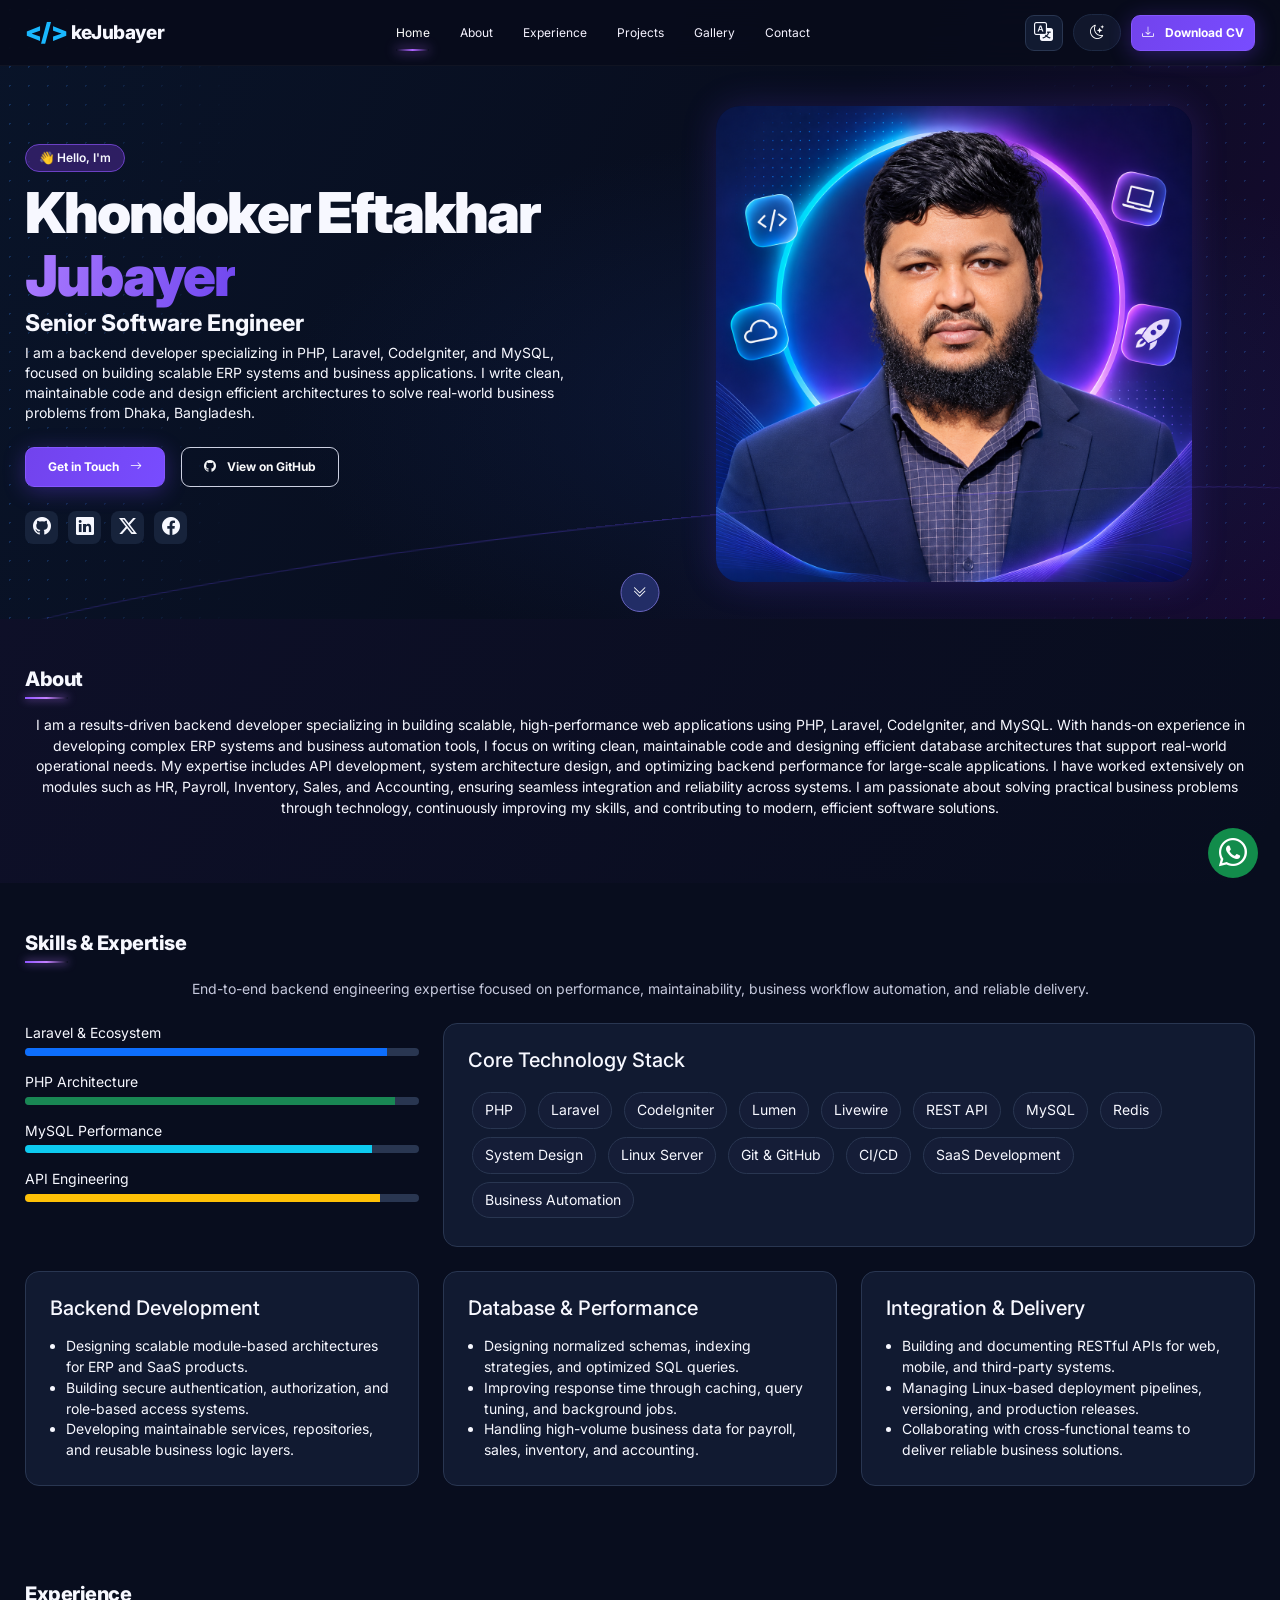
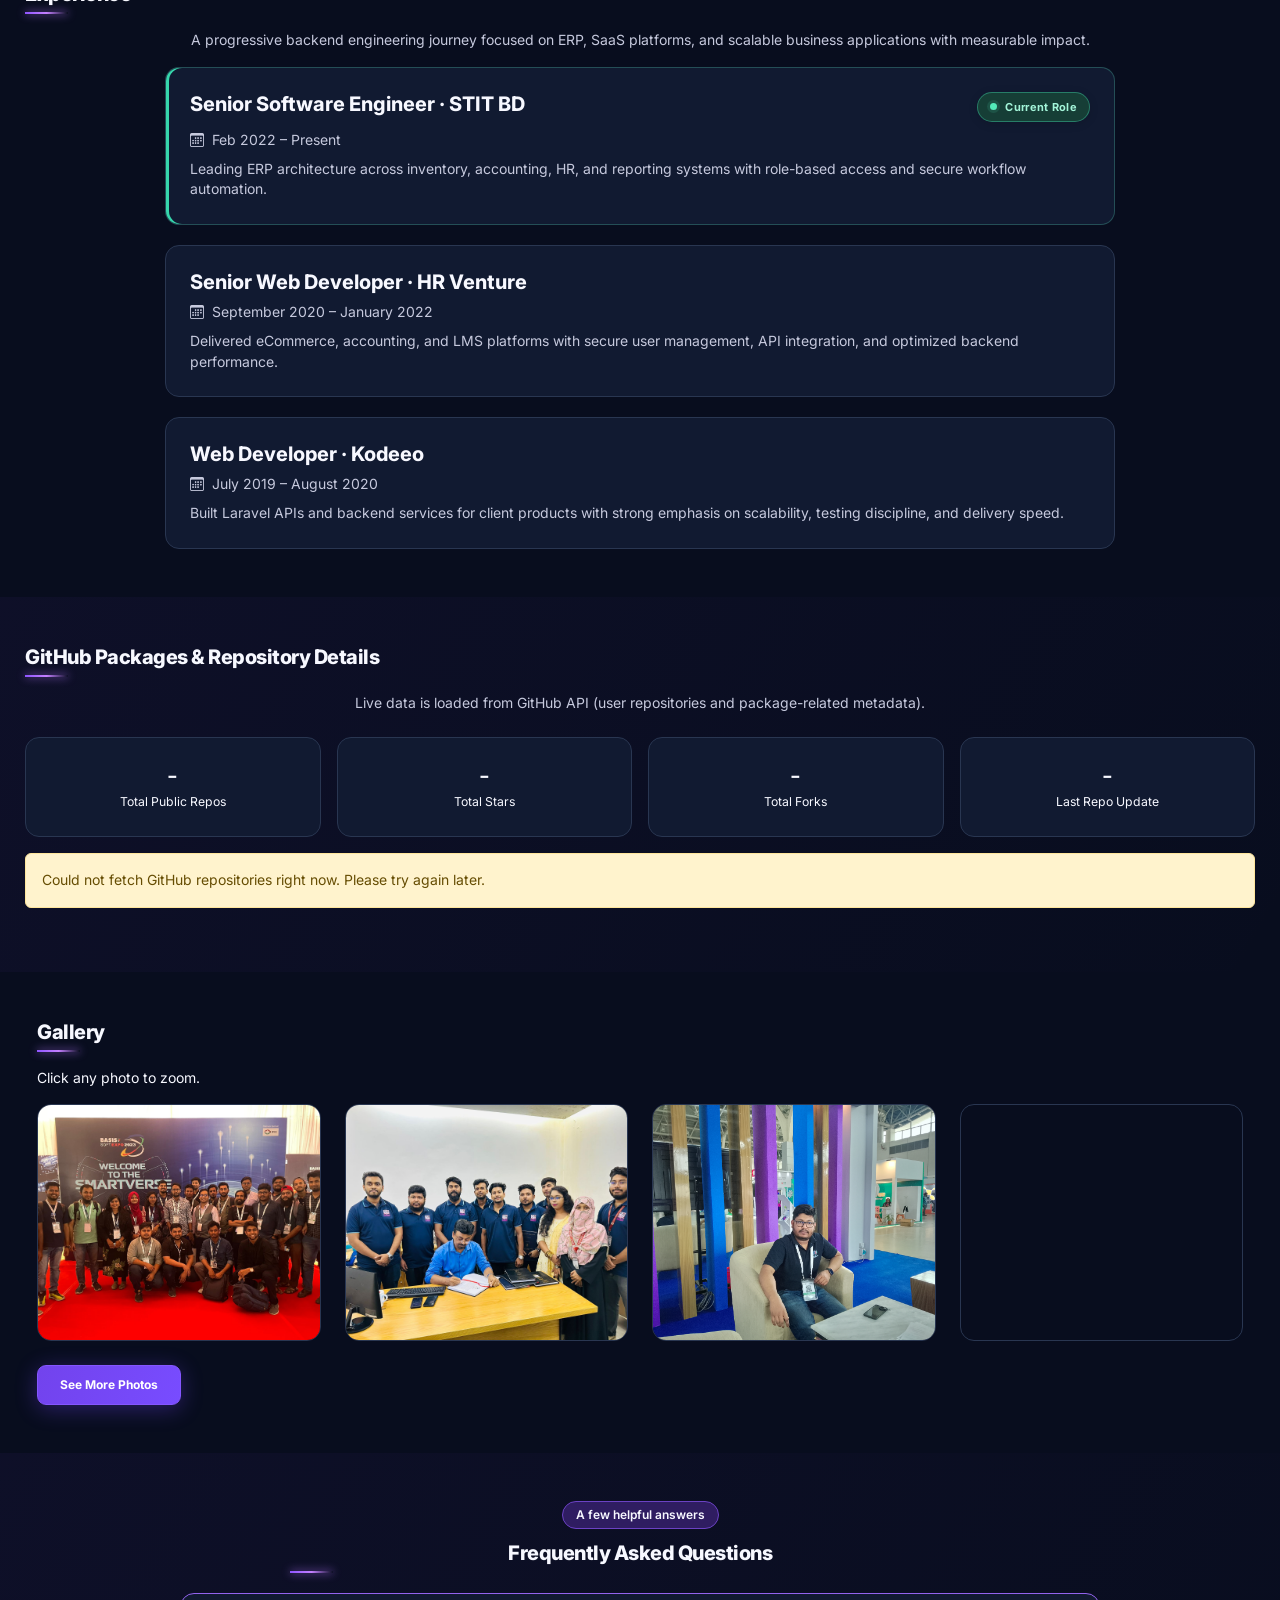
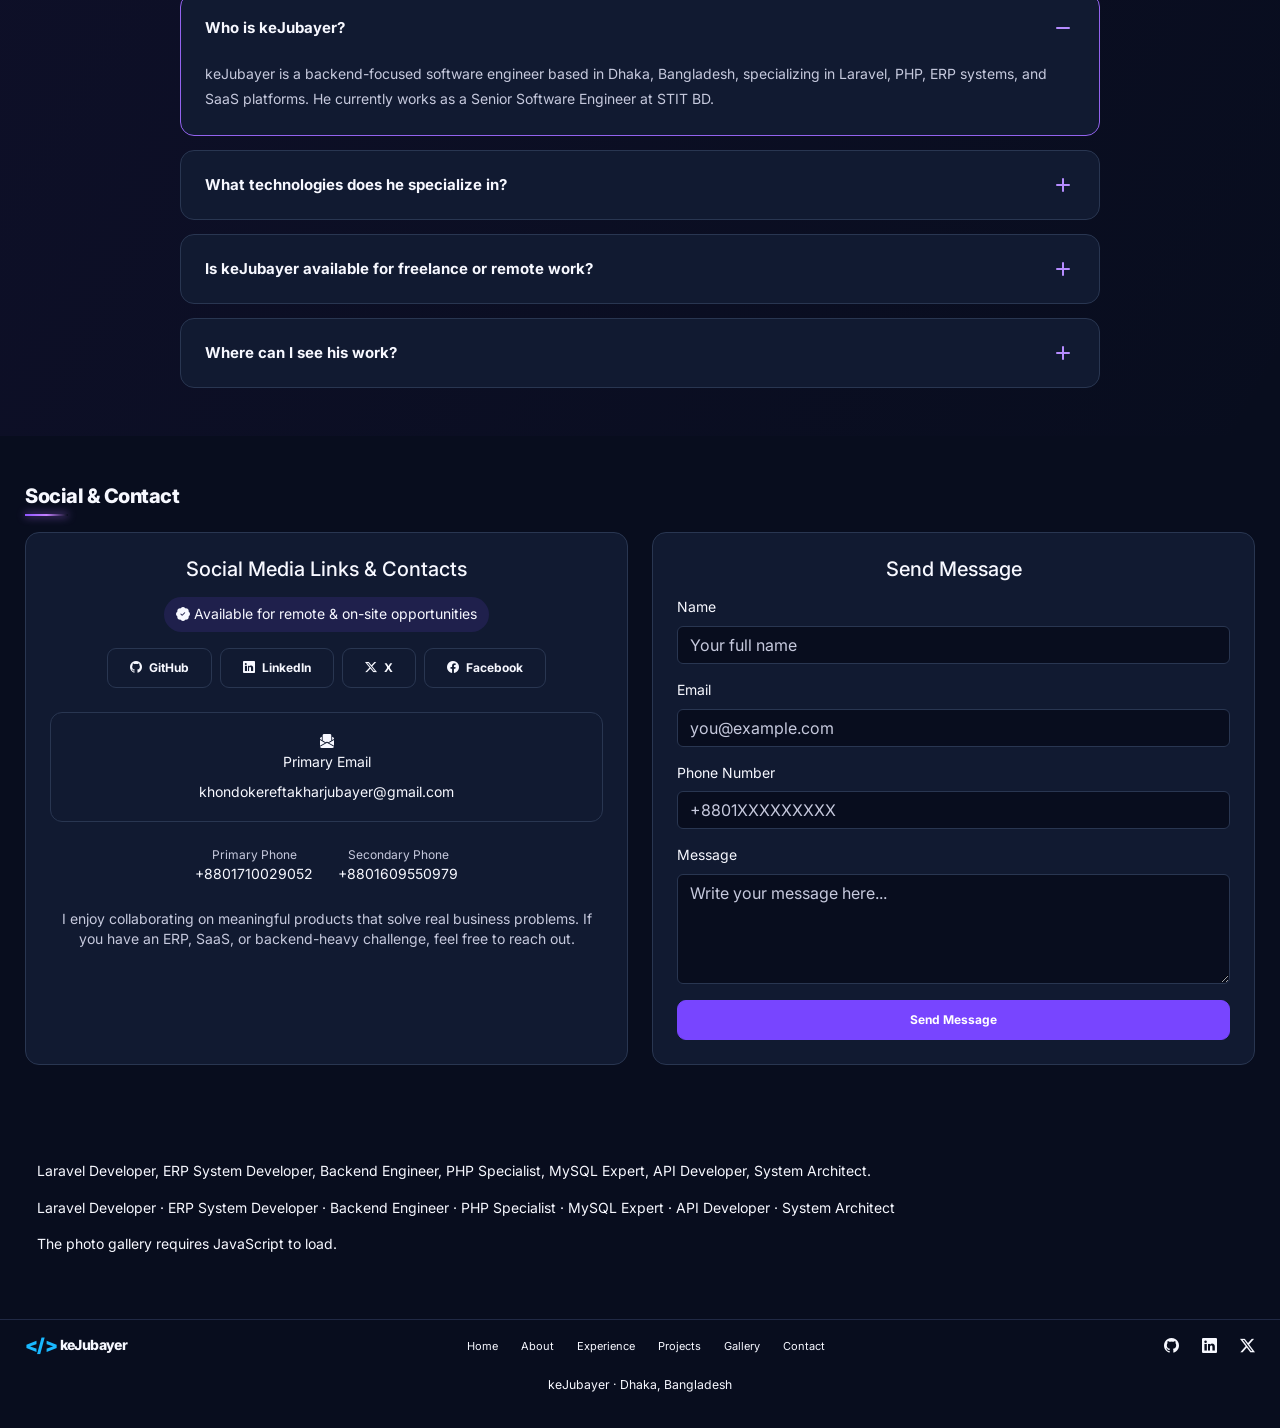
<file: index.html>
<!doctype html>
<html lang="en">
<head>
  <meta charset="utf-8">
<meta name="viewport" content="width=device-width,initial-scale=1">
  <meta name="theme-color" content="#080d20">
  <title>Khondoker Eftakhar Jubayer | Laravel &amp; Backend Engineer</title>
  <meta name="description" content="Portfolio of Khondoker Eftakhar Jubayer (keJubayer), a Senior Software Engineer in Dhaka building Laravel APIs, ERP systems and SaaS applications.">
  <link href="https://cdn.jsdelivr.net/npm/bootstrap@5.3.3/dist/css/bootstrap.min.css" rel="stylesheet">
  <link href="https://cdn.jsdelivr.net/npm/bootstrap-icons@1.11.3/font/bootstrap-icons.min.css" rel="stylesheet">
  <link rel="stylesheet" href="styles.css">

<meta name="author" content="Khondoker Eftakhar Jubayer">
<meta name="robots" content="index, follow, max-image-preview:large">
<meta name="twitter:card" content="summary_large_image">
<meta name="twitter:title" content="Khondoker Eftakhar Jubayer | Laravel &amp; Backend Engineer">
<meta name="twitter:description" content="Portfolio of Khondoker Eftakhar Jubayer (keJubayer), a Senior Software Engineer in Dhaka building Laravel APIs, ERP systems and SaaS applications.">
<meta name="twitter:image" content="https://kejubayer.github.io/assets/main-portrait.png">
<meta name="twitter:image:alt" content="Portrait of Khondoker Eftakhar Jubayer">
<meta name="twitter:creator" content="@kejubayer">
<meta property="og:type" content="website">
<meta property="og:locale" content="en_US">
<meta property="og:site_name" content="keJubayer">
<meta property="og:title" content="Khondoker Eftakhar Jubayer | Laravel &amp; Backend Engineer">
<meta property="og:description" content="Portfolio of Khondoker Eftakhar Jubayer (keJubayer), a Senior Software Engineer in Dhaka building Laravel APIs, ERP systems and SaaS applications.">
<meta property="og:url" content="https://kejubayer.github.io/">
<meta property="og:image" content="https://kejubayer.github.io/assets/main-portrait.png">
<meta property="og:image:width" content="1254">
<meta property="og:image:height" content="1254">
<meta property="og:image:alt" content="Portrait of Khondoker Eftakhar Jubayer">
<link rel="canonical" href="https://kejubayer.github.io/">
<link rel="icon" type="image/svg+xml" href="assets/favicon.svg">
<link rel="preconnect" href="https://cdn.jsdelivr.net" crossorigin>
<link rel="preconnect" href="https://fonts.googleapis.com">
<link rel="preconnect" href="https://fonts.gstatic.com" crossorigin>
<script type="application/ld+json">
{
  "@context": "https://schema.org",
  "@graph": [
    {
      "@type": "Person",
      "@id": "https://kejubayer.github.io/#person",
      "name": "Khondoker Eftakhar Jubayer",
      "alternateName": "keJubayer",
      "url": "https://kejubayer.github.io/",
      "image": "https://kejubayer.github.io/assets/main-portrait.png",
      "jobTitle": "Senior Software Engineer",
      "worksFor": {
        "@type": "Organization",
        "name": "STIT BD",
        "url": "https://stitbd.com/"
      },
      "address": {
        "@type": "PostalAddress",
        "addressLocality": "Dhaka",
        "addressCountry": "BD"
      },
      "sameAs": [
        "https://github.com/kejubayer",
        "https://www.linkedin.com/in/kejubayer/",
        "https://x.com/kejubayer",
        "https://www.facebook.com/engr.k.e.jubayer"
      ],
      "knowsAbout": [
        "PHP",
        "Laravel",
        "CodeIgniter",
        "MySQL",
        "ERP systems",
        "SaaS",
        "REST APIs"
      ]
    },
    {
      "@type": "WebSite",
      "@id": "https://kejubayer.github.io/#website",
      "url": "https://kejubayer.github.io/",
      "name": "keJubayer",
      "alternateName": "Khondoker Eftakhar Jubayer",
      "inLanguage": "en",
      "publisher": {
        "@id": "https://kejubayer.github.io/#person"
      }
    },
    {
      "@type": "ProfilePage",
      "@id": "https://kejubayer.github.io/#webpage",
      "url": "https://kejubayer.github.io/",
      "name": "Khondoker Eftakhar Jubayer | Laravel & Backend Engineer",
      "description": "Portfolio of Khondoker Eftakhar Jubayer (keJubayer), a Senior Software Engineer in Dhaka building Laravel APIs, ERP systems and SaaS applications.",
      "inLanguage": "en",
      "isPartOf": {
        "@id": "https://kejubayer.github.io/#website"
      },
      "about": {
        "@id": "https://kejubayer.github.io/#person"
      },
      "primaryImageOfPage": {
        "@type": "ImageObject",
        "url": "https://kejubayer.github.io/assets/main-portrait.png"
      }
    }
  ]
}
</script>
</head>
<body>
<a class="visually-hidden-focusable" href="#main-content">Skip to main content</a>
  <div class="ambient ambient-a">
</div>
<div class="ambient ambient-b">
</div>
  <header class="site-header fixed-top" id="top">
<nav class="navbar navbar-expand-lg container-xl px-3 px-xl-0">
    <a class="navbar-brand brand" href="index.html">
<span class="code-mark">&lt;/&gt;</span> keJubayer</a>
    <button class="navbar-toggler" type="button" data-bs-toggle="collapse" data-bs-target="#mainNav" aria-label="Toggle navigation">
<i class="bi bi-list">
</i>
</button>
    <div class="collapse navbar-collapse" id="mainNav">
<ul class="navbar-nav mx-auto gap-lg-3">
      <li class="nav-item">
<a class="nav-link active" href="index.html">Home</a>
</li>
<li class="nav-item">
<a class="nav-link" href="about.html">About</a>
</li>
<li class="nav-item">
<a class="nav-link" href="experience.html">Experience</a>
</li>
<li class="nav-item">
<a class="nav-link" href="projects.html">Projects</a>
</li>
<li class="nav-item">
<a class="nav-link" href="gallery.html">Gallery</a>
</li>
<li class="nav-item">
<a class="nav-link" href="contact.html">Contact</a>
</li>
    </ul>
<div class="d-flex align-items-center gap-3 header-actions">
<div class="language-control notranslate" translate="no">
<button type="button" class="language-toggle" aria-label="Choose language" aria-expanded="false" aria-controls="languagePanel">
<i class="bi bi-translate" aria-hidden="true">
</i>
</button>
<div id="languagePanel" class="language-panel" hidden>
<div id="websiteTranslator" aria-label="Translate website">
<span class="translation-status" role="status">Loading languages…</span>
</div>
</div>
</div>
<button id="themeToggle" class="theme-toggle" aria-label="Toggle light mode">
<i class="bi bi-moon-stars">
</i>
</button>
<a href="assets/Jubayer_Modern_CV_With_Photo.pdf" class="btn btn-glow btn-sm" target="_blank" rel="noopener noreferrer">
<i class="bi bi-download me-2">
</i>Download CV</a>
</div>
</div>
  </nav>
</header>
  <main id="main-content">
<section id="home" class="hero section-pad">
<div class="hero-grid">
</div>
<div class="container-xl px-3 px-xl-0 position-relative">
<div class="row align-items-center min-hero">
      <div class="col-lg-6 hero-copy reveal">
<span class="hello-pill">👋 Hello, I'm</span>
<h1>Khondoker Eftakhar <span>Jubayer</span>
</h1>
<h2>Senior Software Engineer</h2>
<p class="hero-description">I am a backend developer specializing in PHP, Laravel, CodeIgniter,
          and MySQL, focused on building scalable ERP systems and business
          applications. I write clean, maintainable code and design efficient
          architectures to solve real-world business problems from Dhaka,
          Bangladesh.</p>
<div class="d-flex flex-wrap gap-3 mt-4">
<a href="contact.html" class="btn btn-glow">Get in Touch <i class="bi bi-arrow-right ms-2">
</i>
</a>
<a href="https://github.com/kejubayer" class="btn btn-outline-light" target="_blank" rel="noopener noreferrer">
<i class="bi bi-github me-2">
</i>View on GitHub</a>
</div>
<div class="socials mt-4">
<a href="https://github.com/kejubayer" aria-label="GitHub" target="_blank" rel="noopener noreferrer">
<i class="bi bi-github">
</i>
</a>
<a href="https://www.linkedin.com/in/kejubayer/" aria-label="LinkedIn" target="_blank" rel="noopener noreferrer">
<i class="bi bi-linkedin">
</i>
</a>
<a href="https://x.com/kejubayer" aria-label="X" target="_blank" rel="noopener noreferrer">
<i class="bi bi-twitter-x">
</i>
</a>
<a href="https://www.facebook.com/engr.k.e.jubayer" aria-label="Facebook" target="_blank" rel="noopener noreferrer">
<i class="bi bi-facebook">
</i>
</a>
</div>
</div>
      <div class="col-lg-6 hero-visual main-portrait-visual reveal">
<img src="assets/main-portrait.png" alt="Portrait of keJubayer with neon technology icons" class="main-portrait" width="1254" height="1254" fetchpriority="high" decoding="async">
</div>
    </div>
<a href="about.html" class="scroll-down" aria-label="Scroll to About">
<i class="bi bi-chevron-double-down">
</i>
</a>
</div>
</section>
<section class="py-5 section-soft">
      <div class="container-xl px-3 px-xl-0">
        <h2 class="section-title">About</h2>
        <p class="text-center">
          I am a results-driven backend developer specializing in building
          scalable, high-performance web applications using PHP, Laravel,
          CodeIgniter, and MySQL. With hands-on experience in developing complex
          ERP systems and business automation tools, I focus on writing clean,
          maintainable code and designing efficient database architectures that
          support real-world operational needs. My expertise includes API
          development, system architecture design, and optimizing backend
          performance for large-scale applications. I have worked extensively on
          modules such as HR, Payroll, Inventory, Sales, and Accounting,
          ensuring seamless integration and reliability across systems. I am
          passionate about solving practical business problems through
          technology, continuously improving my skills, and contributing to
          modern, efficient software solutions.
        </p>
      </div>
    </section>
<section class="py-5 section-white" id="skills">
      <div class="container-xl px-3 px-xl-0">
        <h2 class="section-title">Skills & Expertise</h2>
        <p class="text-center text-muted mb-4">
          End-to-end backend engineering expertise focused on performance,
          maintainability, business workflow automation, and reliable delivery.
        </p>
        <div class="row g-4 mb-4">
          <div class="col-md-4">
            <p class="mb-1" id="skill-laravel">Laravel & Ecosystem</p>
            <div
              class="progress mb-3"
              role="progressbar"
              aria-labelledby="skill-laravel"
              aria-valuenow="92"
              aria-valuemin="0"
              aria-valuemax="100"
            >
              <div class="progress-bar bg-primary" style="width: 92%">
</div>
            </div>
            <p class="mb-1" id="skill-php">PHP Architecture</p>
            <div
              class="progress mb-3"
              role="progressbar"
              aria-labelledby="skill-php"
              aria-valuenow="94"
              aria-valuemin="0"
              aria-valuemax="100"
            >
              <div class="progress-bar bg-success" style="width: 94%">
</div>
            </div>
            <p class="mb-1" id="skill-mysql">MySQL Performance</p>
            <div
              class="progress mb-3"
              role="progressbar"
              aria-labelledby="skill-mysql"
              aria-valuenow="88"
              aria-valuemin="0"
              aria-valuemax="100"
            >
              <div class="progress-bar bg-info" style="width: 88%">
</div>
            </div>
            <p class="mb-1" id="skill-api">API Engineering</p>
            <div
              class="progress mb-3"
              role="progressbar"
              aria-labelledby="skill-api"
              aria-valuenow="90"
              aria-valuemin="0"
              aria-valuemax="100"
            >
              <div class="progress-bar bg-warning" style="width: 90%">
</div>
            </div>
          </div>

          <div class="col-md-8">
            <div class="card-light h-100">
              <h3 class="h5 mb-3">Core Technology Stack</h3>
              <span class="badge-skill">PHP</span>
              <span class="badge-skill">Laravel</span>
              <span class="badge-skill">CodeIgniter</span>
              <span class="badge-skill">Lumen</span>
              <span class="badge-skill">Livewire</span>
              <span class="badge-skill">REST API</span>
              <span class="badge-skill">MySQL</span>
              <span class="badge-skill">Redis</span>
              <span class="badge-skill">System Design</span>
              <span class="badge-skill">Linux Server</span>
              <span class="badge-skill">Git & GitHub</span>
              <span class="badge-skill">CI/CD</span>
              <span class="badge-skill">SaaS Development</span>
              <span class="badge-skill">Business Automation</span>
            </div>
          </div>
        </div>

        <div class="row g-4">
          <div class="col-lg-4 col-md-6">
            <div class="card-light h-100">
              <h3 class="h5 mb-3">Backend Development</h3>
              <ul class="mb-0 ps-3">
                <li>
                  Designing scalable module-based architectures for ERP and SaaS
                  products.
                </li>
                <li>
                  Building secure authentication, authorization, and role-based
                  access systems.
                </li>
                <li>
                  Developing maintainable services, repositories, and reusable
                  business logic layers.
                </li>
              </ul>
            </div>
          </div>

          <div class="col-lg-4 col-md-6">
            <div class="card-light h-100">
              <h3 class="h5 mb-3">Database & Performance</h3>
              <ul class="mb-0 ps-3">
                <li>
                  Designing normalized schemas, indexing strategies, and
                  optimized SQL queries.
                </li>
                <li>
                  Improving response time through caching, query tuning, and
                  background jobs.
                </li>
                <li>
                  Handling high-volume business data for payroll, sales,
                  inventory, and accounting.
                </li>
              </ul>
            </div>
          </div>

          <div class="col-lg-4 col-md-6">
            <div class="card-light h-100">
              <h3 class="h5 mb-3">Integration & Delivery</h3>
              <ul class="mb-0 ps-3">
                <li>
                  Building and documenting RESTful APIs for web, mobile, and
                  third-party systems.
                </li>
                <li>
                  Managing Linux-based deployment pipelines, versioning, and
                  production releases.
                </li>
                <li>
                  Collaborating with cross-functional teams to deliver reliable
                  business solutions.
                </li>
              </ul>
            </div>
          </div>
        </div>
      </div>
    </section>
<section class="py-5 section-white" id="experience">
      <div class="container-xl px-3 px-xl-0">
        <h2 class="section-title">Experience</h2>
        <p class="text-center text-muted experience-intro">
          A progressive backend engineering journey focused on ERP, SaaS
          platforms, and scalable business applications with measurable impact.
        </p>
        <div class="experience-timeline">
          <article class="exp-item">
            <span class="exp-dot" aria-hidden="true">
</span>
            <div class="experience-card current-role-card">
              <div
                class="d-flex flex-wrap justify-content-between align-items-start gap-2 mb-2"
              >
                <h3 class="h5 mb-0">Senior Software Engineer · STIT BD</h3>
                <span class="impact-tag current-role-badge">
<span class="current-role-dot" aria-hidden="true">
</span>Current Role</span>
              </div>
              <p class="experience-meta mb-2">
                <i class="bi bi-calendar3 me-1">
</i>Feb 2022 – Present
              </p>
              <p class="text-muted mb-0">
                Leading ERP architecture across inventory, accounting, HR, and
                reporting systems with role-based access and secure workflow
                automation.
              </p>
            </div>
          </article>
          <article class="exp-item">
            <span class="exp-dot" aria-hidden="true">
</span>
            <div class="experience-card">
              <h3 class="h5 mb-2">Senior Web Developer · HR Venture</h3>
              <p class="experience-meta mb-2">
                <i class="bi bi-calendar3 me-1">
</i>September 2020 – January
                2022
              </p>
              <p class="text-muted mb-0">
                Delivered eCommerce, accounting, and LMS platforms with secure
                user management, API integration, and optimized backend
                performance.
              </p>
            </div>
          </article>
          <article class="exp-item">
            <span class="exp-dot" aria-hidden="true">
</span>
            <div class="experience-card">
              <h3 class="h5 mb-2">Web Developer · Kodeeo</h3>
              <p class="experience-meta mb-2">
                <i class="bi bi-calendar3 me-1">
</i>July 2019 – August 2020
              </p>
              <p class="text-muted mb-0">
                Built Laravel APIs and backend services for client products with
                strong emphasis on scalability, testing discipline, and delivery
                speed.
              </p>
            </div>
          </article>
        </div>
      </div>
    </section>
<section class="py-5 section-soft" id="github-packages">
      <div class="container-xl px-3 px-xl-0">
        <h2 class="section-title">GitHub Packages & Repository Details</h2>
        <p class="text-center text-muted mb-4">
          Live data is loaded from GitHub API (user repositories and
          package-related metadata).
        </p>

        <div class="row g-3 mb-4" id="githubMetrics">
          <div class="col-md-3">
            <div class="metric-box">
              <div class="h4 mb-0" id="repoCount">-</div>
              <small>Total Public Repos</small>
            </div>
          </div>
          <div class="col-md-3">
            <div class="metric-box">
              <div class="h4 mb-0" id="starCount">-</div>
              <small>Total Stars</small>
            </div>
          </div>
          <div class="col-md-3">
            <div class="metric-box">
              <div class="h4 mb-0" id="forkCount">-</div>
              <small>Total Forks</small>
            </div>
          </div>
          <div class="col-md-3">
            <div class="metric-box">
              <div class="h4 mb-0" id="updatedAt">-</div>
              <small>Last Repo Update</small>
            </div>
          </div>
        </div>

        <div id="repoList" class="row g-4">
</div>
        <div id="repoError" class="alert alert-warning d-none mt-3">
</div>
        <noscript>
          <p class="text-center text-muted mt-3">
            Repository details load dynamically and require JavaScript. View
            all public repositories directly on
            <a href="https://github.com/kejubayer"
               target="_blank" rel="noopener noreferrer">github.com/kejubayer</a
            >.
          </p>
        </noscript>
      </div>
    </section>
<section class="py-5" id="smart-gallery">
<div class="container-xl">
<h2 class="section-title">Gallery</h2>
<p>Click any photo to zoom.</p>
<div class="row g-4">
<div class="col-sm-6 col-lg-3">
<a href="photos/gallery/1.jpg" class="gallery-photo" data-gallery-photo>
<img src="photos/gallery/1.jpg" alt="keJubayer gallery photo 1" loading="lazy" decoding="async">
</a>
</div>
<div class="col-sm-6 col-lg-3">
<a href="photos/gallery/2.jpg" class="gallery-photo" data-gallery-photo>
<img src="photos/gallery/2.jpg" alt="keJubayer gallery photo 2" loading="lazy" decoding="async">
</a>
</div>
<div class="col-sm-6 col-lg-3">
<a href="photos/gallery/3.jpg" class="gallery-photo" data-gallery-photo>
<img src="photos/gallery/3.jpg" alt="keJubayer gallery photo 3" loading="lazy" decoding="async">
</a>
</div>
<div class="col-sm-6 col-lg-3">
<a href="photos/gallery/4.jpg" class="gallery-photo" data-gallery-photo>
<img src="photos/gallery/4.jpg" alt="keJubayer gallery photo 4" loading="lazy" decoding="async">
</a>
</div>
</div>
<a class="btn btn-glow mt-4" href="gallery.html">See More Photos</a>
</div>
</section>
<section class="faq-section py-5 section-soft" id="faq" aria-labelledby="faq-title">
      <div class="container-xl px-3 px-xl-0">
        <div class="faq-heading">
<span class="hello-pill">A few helpful answers</span>
<h2 class="section-title" id="faq-title">Frequently Asked Questions</h2>
</div>
        <div class="faq-list">
<details class="faq-item" name="portfolio-faq" open>
<summary>Who is keJubayer?<span class="faq-indicator" aria-hidden="true">
</span>
</summary>
<div class="faq-answer">
<p class="text-muted mb-0">
                keJubayer is a backend-focused software
                engineer based in Dhaka, Bangladesh, specializing in Laravel,
                PHP, ERP systems, and SaaS platforms. He currently works as a
                Senior Software Engineer at STIT BD.
              </p>
</div>
</details>
<details class="faq-item" name="portfolio-faq">
<summary>What technologies does he specialize in?<span class="faq-indicator" aria-hidden="true">
</span>
</summary>
<div class="faq-answer">
<p class="text-muted mb-0">
                He specializes in PHP, Laravel, CodeIgniter, Livewire, MySQL,
                Redis, and REST API development, with a focus on ERP modules
                such as HR, Payroll, Inventory, Sales, and Accounting.
              </p>
</div>
</details>
<details class="faq-item" name="portfolio-faq">
<summary>Is keJubayer available for freelance or remote work?<span class="faq-indicator" aria-hidden="true">
</span>
</summary>
<div class="faq-answer">
<p class="text-muted mb-0">
                Yes. He is available for remote and on-site backend
                engineering opportunities and can be reached at
                <a href="mailto:khondokereftakharjubayer@gmail.com"
                  >khondokereftakharjubayer@gmail.com</a
                >
                or via the <a href="contact.html">contact form</a>.
              </p>
</div>
</details>
<details class="faq-item" name="portfolio-faq">
<summary>Where can I see his work?<span class="faq-indicator" aria-hidden="true">
</span>
</summary>
<div class="faq-answer">
<p class="text-muted mb-0">
                His open-source repositories and packages are listed on the
                <a href="projects.html">GitHub Packages</a> and on his
                <a href="https://github.com/kejubayer"
                   target="_blank" rel="noopener noreferrer">GitHub profile</a
                >.
              </p>
</div>
</details>
</div>
      </div>
    </section>
<section class="py-5 section-white connect-section" id="connect">
      <div class="container-xl px-3 px-xl-0">
        <h2 class="section-title">Social & Contact</h2>
        <div class="row g-4">
          <div class="col-md-6">
            <div class="card-light h-100 text-center connect-card">
              <h3 class="h5 mb-3">Social Media Links & Contacts</h3>
              <div class="availability-pill mb-3">
                <i class="bi bi-patch-check-fill">
</i>
                Available for remote & on-site opportunities
              </div>
              <div class="d-flex justify-content-center flex-wrap gap-2 mb-4">
                <a
                  class="btn btn-outline-dark social-btn"
                  href="https://github.com/kejubayer"
                 target="_blank" rel="noopener noreferrer">
                  <i class="bi bi-github me-1">
</i>GitHub
                </a>
                <a
                  class="btn btn-outline-primary social-btn"
                  href="https://www.linkedin.com/in/kejubayer/"
                 target="_blank" rel="noopener noreferrer">
                  <i class="bi bi-linkedin me-1">
</i>LinkedIn
                </a>
                <a
                  class="btn btn-outline-info social-btn"
                  href="https://x.com/kejubayer"
                 target="_blank" rel="noopener noreferrer">
                  <i class="bi bi-twitter-x me-1">
</i>X
                </a>
                <a
                  class="btn btn-outline-danger social-btn"
                  href="https://www.facebook.com/engr.k.e.jubayer"
                 target="_blank" rel="noopener noreferrer">
                  <i class="bi bi-facebook me-1">
</i>Facebook
                </a>
              </div>
              <div class="mb-4">
                <div class="primary-email-card">
                  <div class="primary-email-head">
                    <div class="primary-email-icon">
                      <i class="bi bi-envelope-paper-fill">
</i>
                    </div>
                    <div class="primary-email-title">Primary Email</div>
                  </div>
                  <a
                    class="email-address"
                    href="mailto:khondokereftakharjubayer@gmail.com"
                    >khondokereftakharjubayer@gmail.com</a
                  >
                </div>
              </div>
              <div class="quick-contact mb-4">
                <div class="quick-contact-item">
                  <div class="label">Primary Phone</div>
                  <a href="tel:+8801710029052">+8801710029052</a>
                </div>
                <div class="quick-contact-item">
                  <div class="label">Secondary Phone</div>
                  <a href="tel:+8801609550979">+8801609550979</a>
                </div>
              </div>

              <p class="text-muted mb-0">
                I enjoy collaborating on meaningful products that solve real
                business problems. If you have an ERP, SaaS, or backend-heavy
                challenge, feel free to reach out.
              </p>
            </div>
          </div>
          <div class="col-md-6">
            <div class="card-light h-100 connect-card">
              <h3 class="h5 mb-3 text-center">Send Message</h3>
              <form id="contactForm">
                <div class="mb-3">
                  <label for="contactName" class="form-label">Name</label>
                  <input
                    type="text"
                    class="form-control"
                    id="contactName"
                    name="name"
                    placeholder="Your full name"
                    autocomplete="name"
                    required
                  />
                </div>
                <div class="mb-3">
                  <label for="contactEmail" class="form-label">Email</label>
                  <input
                    type="email"
                    class="form-control"
                    id="contactEmail"
                    name="email"
                    placeholder="you@example.com"
                    autocomplete="email"
                    required
                  />
                </div>
                <div class="mb-3">
                  <label for="contactPhone" class="form-label"
                    >Phone Number</label
                  >
                  <input
                    type="tel"
                    class="form-control"
                    id="contactPhone"
                    name="phone"
                    placeholder="+8801XXXXXXXXX"
                    autocomplete="tel"
                  />
                </div>
                <div class="mb-3">
                  <label for="contactMessage" class="form-label">Message</label>
                  <textarea
                    class="form-control"
                    id="contactMessage"
                    name="message"
                    rows="4"
                    placeholder="Write your message here..."
                    required
                  >
</textarea>
                </div>
                <button type="submit" class="btn btn-primary w-100">
                  Send Message
                </button>
              </form>
            </div>
          </div>
        </div>
      </div>
    </section>
<section class="py-5">
<div class="container-xl">
<p>
          Laravel Developer, ERP System Developer, Backend Engineer, PHP
          Specialist, MySQL Expert, API Developer, System Architect.
        </p>
<p>
            Laravel Developer · ERP System Developer · Backend Engineer · PHP
            Specialist · MySQL Expert · API Developer · System Architect
          </p>
<p>
            The photo gallery requires JavaScript to load.
          </p>
</div>
</section>
</main>
<footer class="site-footer">
<div class="container-xl px-3 px-xl-0 d-flex flex-column flex-md-row gap-3 align-items-center justify-content-between">
<a class="brand" href="index.html">
<span class="code-mark">&lt;/&gt;</span> keJubayer</a>
<div class="footer-links">
<a href="index.html">Home</a>
<a href="about.html">About</a>
<a href="experience.html">Experience</a>
<a href="projects.html">Projects</a>
<a href="gallery.html">Gallery</a>
<a href="contact.html">Contact</a>
</div>
<div class="footer-social">
<a href="https://github.com/kejubayer" aria-label="GitHub" target="_blank" rel="noopener noreferrer">
<i class="bi bi-github">
</i>
</a>
<a href="https://www.linkedin.com/in/kejubayer/" aria-label="LinkedIn" target="_blank" rel="noopener noreferrer">
<i class="bi bi-linkedin">
</i>
</a>
<a href="https://x.com/kejubayer" aria-label="X" target="_blank" rel="noopener noreferrer">
<i class="bi bi-twitter-x">
</i>
</a>
</div>
</div>
<p class="text-center small mt-3">keJubayer · Dhaka, Bangladesh</p>
</footer>
<a class="whatsapp-float" href="https://wa.me/8801710029052" aria-label="Chat on WhatsApp" target="_blank" rel="noopener noreferrer">
<i class="bi bi-whatsapp">
</i>
</a>
<dialog id="photoDialog">
<button type="button" aria-label="Close photo">×</button>
<img alt="" decoding="async">
</dialog>
  <script src="https://cdn.jsdelivr.net/npm/bootstrap@5.3.3/dist/js/bootstrap.bundle.min.js"></script>
<script src="script.js"></script>
</body>
</html>
</file>
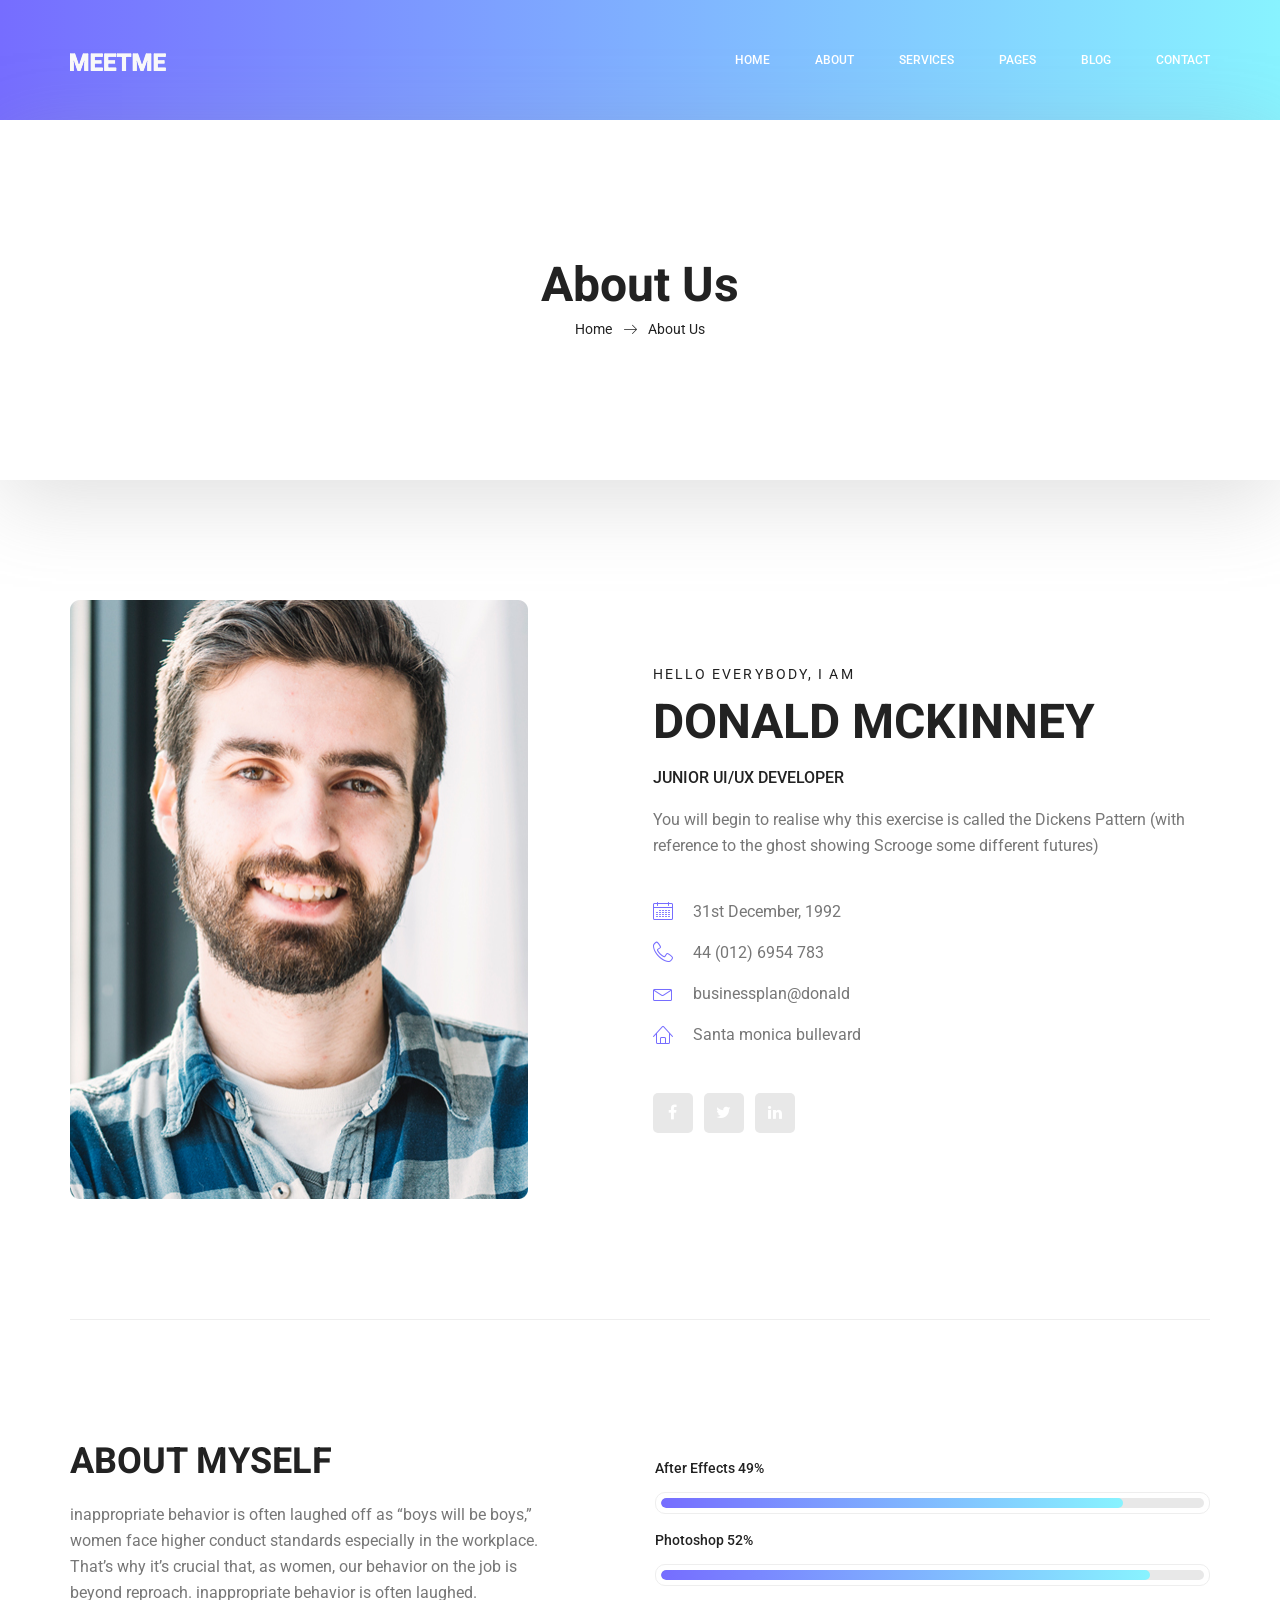
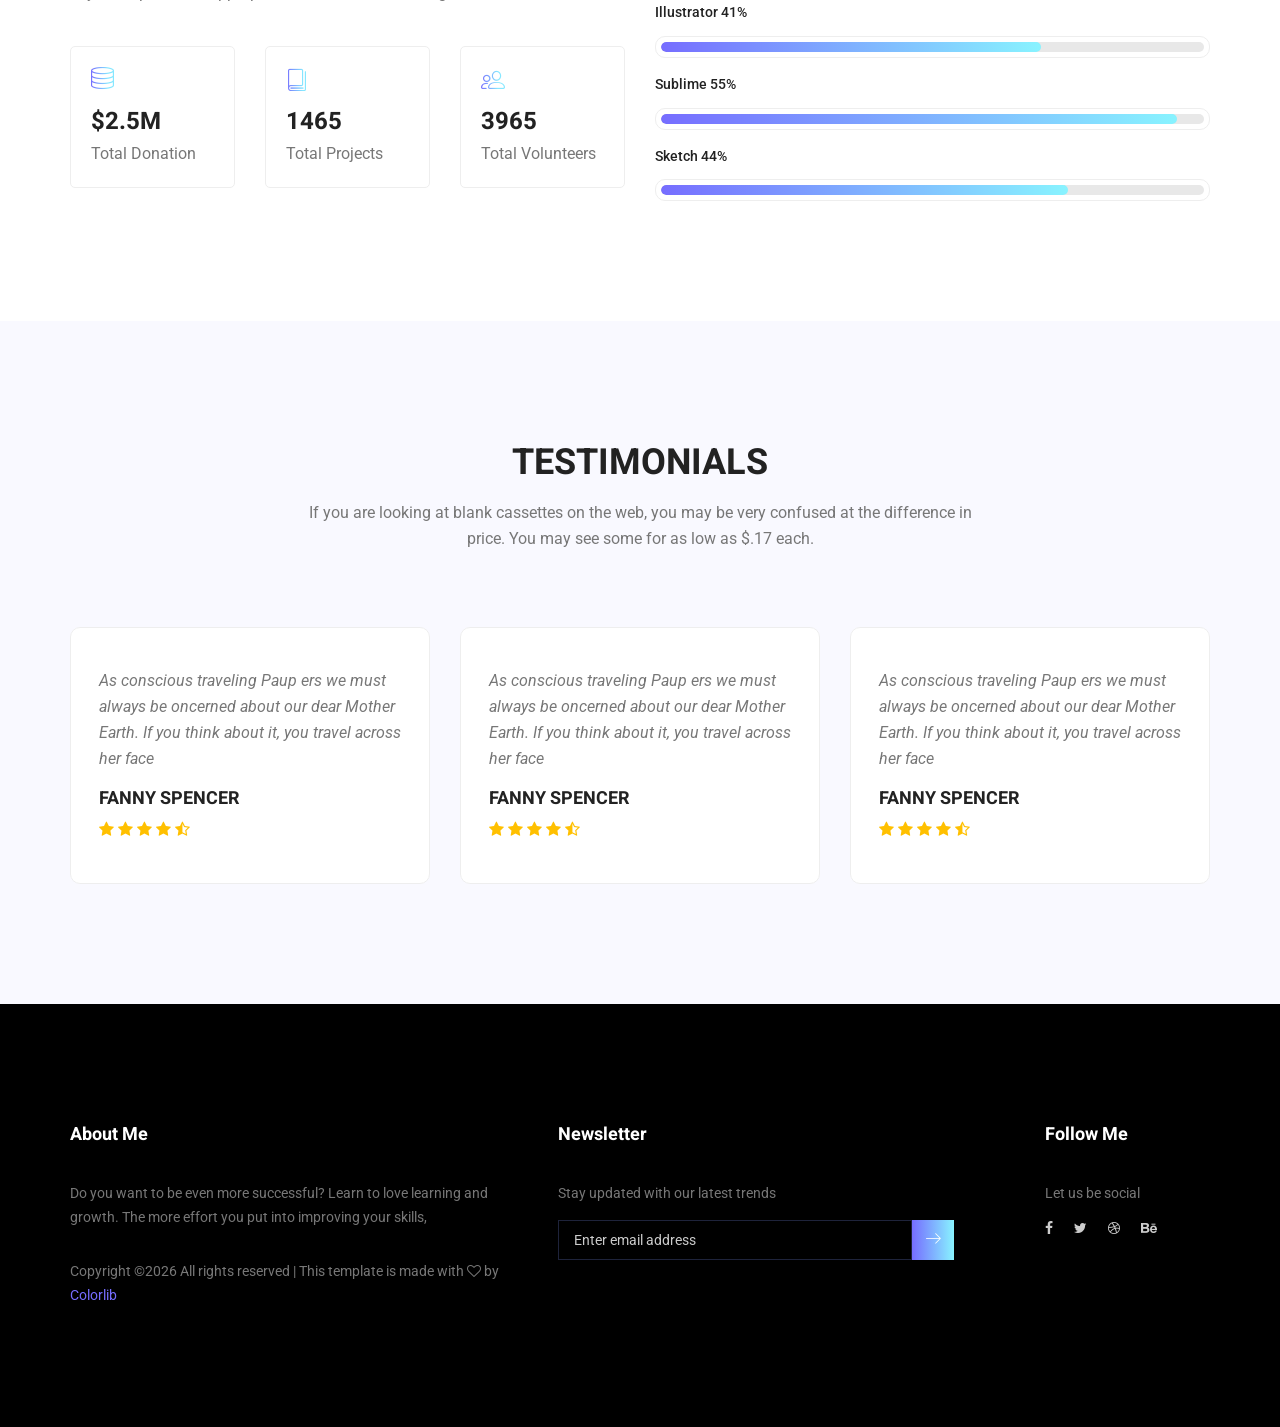
<file: about-us.html>
<!doctype html>
<html lang="en">
    <head>
        <!-- Required meta tags -->
        <meta charset="utf-8">
        <meta name="viewport" content="width=device-width, initial-scale=1, shrink-to-fit=no">
        <link rel="icon" href="img/favicon.png" type="image/png">
        <title>MeetMe Personal</title>
        <!-- Bootstrap CSS -->
        <link rel="stylesheet" href="css/bootstrap.css">
        <link rel="stylesheet" href="vendors/linericon/style.css">
        <link rel="stylesheet" href="css/font-awesome.min.css">
        <link rel="stylesheet" href="vendors/owl-carousel/owl.carousel.min.css">
        <link rel="stylesheet" href="vendors/lightbox/simpleLightbox.css">
        <link rel="stylesheet" href="vendors/nice-select/css/nice-select.css">
        <link rel="stylesheet" href="vendors/animate-css/animate.css">
        <link rel="stylesheet" href="vendors/popup/magnific-popup.css">
        <!-- main css -->
        <link rel="stylesheet" href="css/style.css">
        <link rel="stylesheet" href="css/responsive.css">
    </head>
    <body>
        
        <!--================Header Menu Area =================-->
        <header class="header_area">
            <div class="main_menu">
            	<nav class="navbar navbar-expand-lg navbar-light">
					<div class="container box_1620">
						<!-- Brand and toggle get grouped for better mobile display -->
						<a class="navbar-brand logo_h" href="index.html"><img src="img/logo.png" alt=""></a>
						<button class="navbar-toggler" type="button" data-toggle="collapse" data-target="#navbarSupportedContent" aria-controls="navbarSupportedContent" aria-expanded="false" aria-label="Toggle navigation">
							<span class="icon-bar"></span>
							<span class="icon-bar"></span>
							<span class="icon-bar"></span>
						</button>
						<!-- Collect the nav links, forms, and other content for toggling -->
						<div class="collapse navbar-collapse offset" id="navbarSupportedContent">
							<ul class="nav navbar-nav menu_nav ml-auto">
								<li class="nav-item active"><a class="nav-link" href="index.html">Home</a></li> 
								<li class="nav-item"><a class="nav-link" href="about-us.html">About</a></li> 
								<li class="nav-item"><a class="nav-link" href="services.html">Services</a></li> 
								<li class="nav-item submenu dropdown">
									<a href="#" class="nav-link dropdown-toggle" data-toggle="dropdown" role="button" aria-haspopup="true" aria-expanded="false">Pages</a>
									<ul class="dropdown-menu">
										<li class="nav-item"><a class="nav-link" href="portfolio.html">Portfolio</a></li>
										<li class="nav-item"><a class="nav-link" href="elements.html">Elements</a></li>
									</ul>
								</li> 
								<li class="nav-item submenu dropdown">
									<a href="#" class="nav-link dropdown-toggle" data-toggle="dropdown" role="button" aria-haspopup="true" aria-expanded="false">Blog</a>
									<ul class="dropdown-menu">
										<li class="nav-item"><a class="nav-link" href="blog.html">Blog</a></li>
										<li class="nav-item"><a class="nav-link" href="single-blog.html">Blog Details</a></li>
									</ul>
								</li> 
								<li class="nav-item"><a class="nav-link" href="contact.html">Contact</a></li>
							</ul>
						</div> 
					</div>
            	</nav>
            </div>
        </header>
        <!--================Header Menu Area =================-->
        
        <!--================Home Banner Area =================-->
        <section class="banner_area">
            <div class="box_1620">
				<div class="banner_inner d-flex align-items-center">
					<div class="container">
						<div class="banner_content text-center">
							<h2>About Us</h2>
							<div class="page_link">
								<a href="index.html">Home</a>
								<a href="about-us.html">About Us</a>
							</div>
						</div>
					</div>
				</div>
            </div>
        </section>
        <!--================End Home Banner Area =================-->
        
        
        <!--================Home Banner Area =================-->
        <section class="profile_area">
           	<div class="container">
           		<div class="profile_inner p_120">
					<div class="row">
						<div class="col-lg-5">
							<img class="img-fluid" src="img/personal-2.jpg" alt="">
						</div>
						<div class="col-lg-7">
							<div class="personal_text">
								<h6>Hello Everybody, i am</h6>
								<h3>Donald McKinney</h3>
								<h4>Junior UI/UX Developer</h4>
								<p>You will begin to realise why this exercise is called the Dickens Pattern (with reference to the ghost showing Scrooge some different futures)</p>
								<ul class="list basic_info">
									<li><a href="#"><i class="lnr lnr-calendar-full"></i> 31st December, 1992</a></li>
									<li><a href="#"><i class="lnr lnr-phone-handset"></i> 44 (012) 6954 783</a></li>
									<li><a href="#"><i class="lnr lnr-envelope"></i> businessplan@donald</a></li>
									<li><a href="#"><i class="lnr lnr-home"></i> Santa monica bullevard</a></li>
								</ul>
								<ul class="list personal_social">
									<li><a href="#"><i class="fa fa-facebook"></i></a></li>
									<li><a href="#"><i class="fa fa-twitter"></i></a></li>
									<li><a href="#"><i class="fa fa-linkedin"></i></a></li>
								</ul>
							</div>
						</div>
					</div>
           		</div>
            </div>
        </section>
        <!--================End Home Banner Area =================-->
        
        <!--================Welcome Area =================-->
        <section class="welcome_area p_120">
        	<div class="container">
        		<div class="row welcome_inner">
        			<div class="col-lg-6">
        				<div class="welcome_text">
        					<h4>About Myself</h4>
        					<p>inappropriate behavior is often laughed off as “boys will be boys,” women face higher conduct standards especially in the workplace. That’s why it’s crucial that, as women, our behavior on the job is beyond reproach. inappropriate behavior is often laughed.</p>
        					<div class="row">
        						<div class="col-md-4">
        							<div class="wel_item">
        								<i class="lnr lnr-database"></i>
        								<h4>$2.5M</h4>
        								<p>Total Donation</p>
        							</div>
        						</div>
        						<div class="col-md-4">
        							<div class="wel_item">
        								<i class="lnr lnr-book"></i>
        								<h4>1465</h4>
        								<p>Total Projects</p>
        							</div>
        						</div>
        						<div class="col-md-4">
        							<div class="wel_item">
        								<i class="lnr lnr-users"></i>
        								<h4>3965</h4>
        								<p>Total Volunteers</p>
        							</div>
        						</div>
        					</div>
        				</div>
        			</div>
        			<div class="col-lg-6">
        				<div class="tools_expert">
        					<div class="skill_main">
								<div class="skill_item">
									<h4>After Effects <span class="counter">85</span>%</h4>
									<div class="progress_br">
										<div class="progress">
											<div class="progress-bar" role="progressbar" aria-valuenow="85" aria-valuemin="0" aria-valuemax="100"></div>
										</div>
									</div>
								</div>
								<div class="skill_item">
									<h4>Photoshop <span class="counter">90</span>%</h4>
									<div class="progress_br">
										<div class="progress">
											<div class="progress-bar" role="progressbar" aria-valuenow="90" aria-valuemin="0" aria-valuemax="100"></div>
										</div>
									</div>
								</div>
								<div class="skill_item">
									<h4>Illustrator <span class="counter">70</span>%</h4>
									<div class="progress_br">
										<div class="progress">
											<div class="progress-bar" role="progressbar" aria-valuenow="70" aria-valuemin="0" aria-valuemax="100"></div>
										</div>
									</div>
								</div>
								<div class="skill_item">
									<h4>Sublime <span class="counter">95</span>%</h4>
									<div class="progress_br">
										<div class="progress">
											<div class="progress-bar" role="progressbar" aria-valuenow="95" aria-valuemin="0" aria-valuemax="100"></div>
										</div>
									</div>
								</div>
								<div class="skill_item">
									<h4>Sketch <span class="counter">75</span>%</h4>
									<div class="progress_br">
										<div class="progress">
											<div class="progress-bar" role="progressbar" aria-valuenow="75" aria-valuemin="0" aria-valuemax="100"></div>
										</div>
									</div>
								</div>
							</div>
        				</div>
        			</div>
        		</div>
        	</div>
        </section>
        <!--================End Welcome Area =================-->
        
        <!--================Testimonials Area =================-->
        <section class="testimonials_area p_120">
        	<div class="container">
        		<div class="main_title">
        			<h2>Testimonials</h2>
        			<p>If you are looking at blank cassettes on the web, you may be very confused at the difference in price. You may see some for as low as $.17 each.</p>
        		</div>
        		<div class="testi_inner">
					<div class="testi_slider owl-carousel">
						<div class="item">
							<div class="testi_item">
								<p>As conscious traveling Paup ers we must always be oncerned about our dear Mother Earth. If you think about it, you travel across her face</p>
								<h4>Fanny Spencer</h4>
								<a href="#"><i class="fa fa-star"></i></a>
								<a href="#"><i class="fa fa-star"></i></a>
								<a href="#"><i class="fa fa-star"></i></a>
								<a href="#"><i class="fa fa-star"></i></a>
								<a href="#"><i class="fa fa-star-half-o"></i></a>
							</div>
						</div>
						<div class="item">
							<div class="testi_item">
								<p>As conscious traveling Paup ers we must always be oncerned about our dear Mother Earth. If you think about it, you travel across her face</p>
								<h4>Fanny Spencer</h4>
								<a href="#"><i class="fa fa-star"></i></a>
								<a href="#"><i class="fa fa-star"></i></a>
								<a href="#"><i class="fa fa-star"></i></a>
								<a href="#"><i class="fa fa-star"></i></a>
								<a href="#"><i class="fa fa-star-half-o"></i></a>
							</div>
						</div>
						<div class="item">
							<div class="testi_item">
								<p>As conscious traveling Paup ers we must always be oncerned about our dear Mother Earth. If you think about it, you travel across her face</p>
								<h4>Fanny Spencer</h4>
								<a href="#"><i class="fa fa-star"></i></a>
								<a href="#"><i class="fa fa-star"></i></a>
								<a href="#"><i class="fa fa-star"></i></a>
								<a href="#"><i class="fa fa-star"></i></a>
								<a href="#"><i class="fa fa-star-half-o"></i></a>
							</div>
						</div>
					</div>
        		</div>
        	</div>
        </section>
        <!--================End Testimonials Area =================-->
        
        <!--================Footer Area =================-->
        <footer class="footer_area p_120">
        	<div class="container">
        		<div class="row footer_inner">
        			<div class="col-lg-5 col-sm-6">
        				<aside class="f_widget ab_widget">
        					<div class="f_title">
        						<h3>About Me</h3>
        					</div>
        					<p>Do you want to be even more successful? Learn to love learning and growth. The more effort you put into improving your skills,</p>
        					<p><!-- Link back to Colorlib can't be removed. Template is licensed under CC BY 3.0. -->
Copyright &copy;<script>document.write(new Date().getFullYear());</script> All rights reserved | This template is made with <i class="fa fa-heart-o" aria-hidden="true"></i> by <a href="https://colorlib.com" target="_blank">Colorlib</a>
<!-- Link back to Colorlib can't be removed. Template is licensed under CC BY 3.0. --></p>
        				</aside>
        			</div>
        			<div class="col-lg-5 col-sm-6">
        				<aside class="f_widget news_widget">
        					<div class="f_title">
        						<h3>Newsletter</h3>
        					</div>
        					<p>Stay updated with our latest trends</p>
        					<div id="mc_embed_signup">
                                <form target="_blank" action="https://spondonit.us12.list-manage.com/subscribe/post?u=1462626880ade1ac87bd9c93a&amp;id=92a4423d01" method="get" class="subscribe_form relative">
                                	<div class="input-group d-flex flex-row">
                                        <input name="EMAIL" placeholder="Enter email address" onfocus="this.placeholder = ''" onblur="this.placeholder = 'Email Address '" required="" type="email">
                                        <button class="btn sub-btn"><span class="lnr lnr-arrow-right"></span></button>		
                                    </div>				
                                    <div class="mt-10 info"></div>
                                </form>
                            </div>
        				</aside>
        			</div>
        			<div class="col-lg-2">
        				<aside class="f_widget social_widget">
        					<div class="f_title">
        						<h3>Follow Me</h3>
        					</div>
        					<p>Let us be social</p>
        					<ul class="list">
        						<li><a href="#"><i class="fa fa-facebook"></i></a></li>
        						<li><a href="#"><i class="fa fa-twitter"></i></a></li>
        						<li><a href="#"><i class="fa fa-dribbble"></i></a></li>
        						<li><a href="#"><i class="fa fa-behance"></i></a></li>
        					</ul>
        				</aside>
        			</div>
        		</div>
        	</div>
        </footer>
        <!--================End Footer Area =================-->
        
        
        
        
        <!-- Optional JavaScript -->
        <!-- jQuery first, then Popper.js, then Bootstrap JS -->
        <script src="js/jquery-3.3.1.min.js"></script>
        <script src="js/popper.js"></script>
        <script src="js/bootstrap.min.js"></script>
        <script src="js/stellar.js"></script>
        <script src="vendors/lightbox/simpleLightbox.min.js"></script>
        <script src="vendors/nice-select/js/jquery.nice-select.min.js"></script>
        <script src="vendors/isotope/imagesloaded.pkgd.min.js"></script>
        <script src="vendors/isotope/isotope.pkgd.min.js"></script>
        <script src="vendors/owl-carousel/owl.carousel.min.js"></script>
        <script src="vendors/popup/jquery.magnific-popup.min.js"></script>
        <script src="js/jquery.ajaxchimp.min.js"></script>
        <script src="vendors/counter-up/jquery.waypoints.min.js"></script>
        <script src="vendors/counter-up/jquery.counterup.min.js"></script>
        <script src="js/mail-script.js"></script>
        <script src="js/theme.js"></script>
    </body>
</html>
</file>
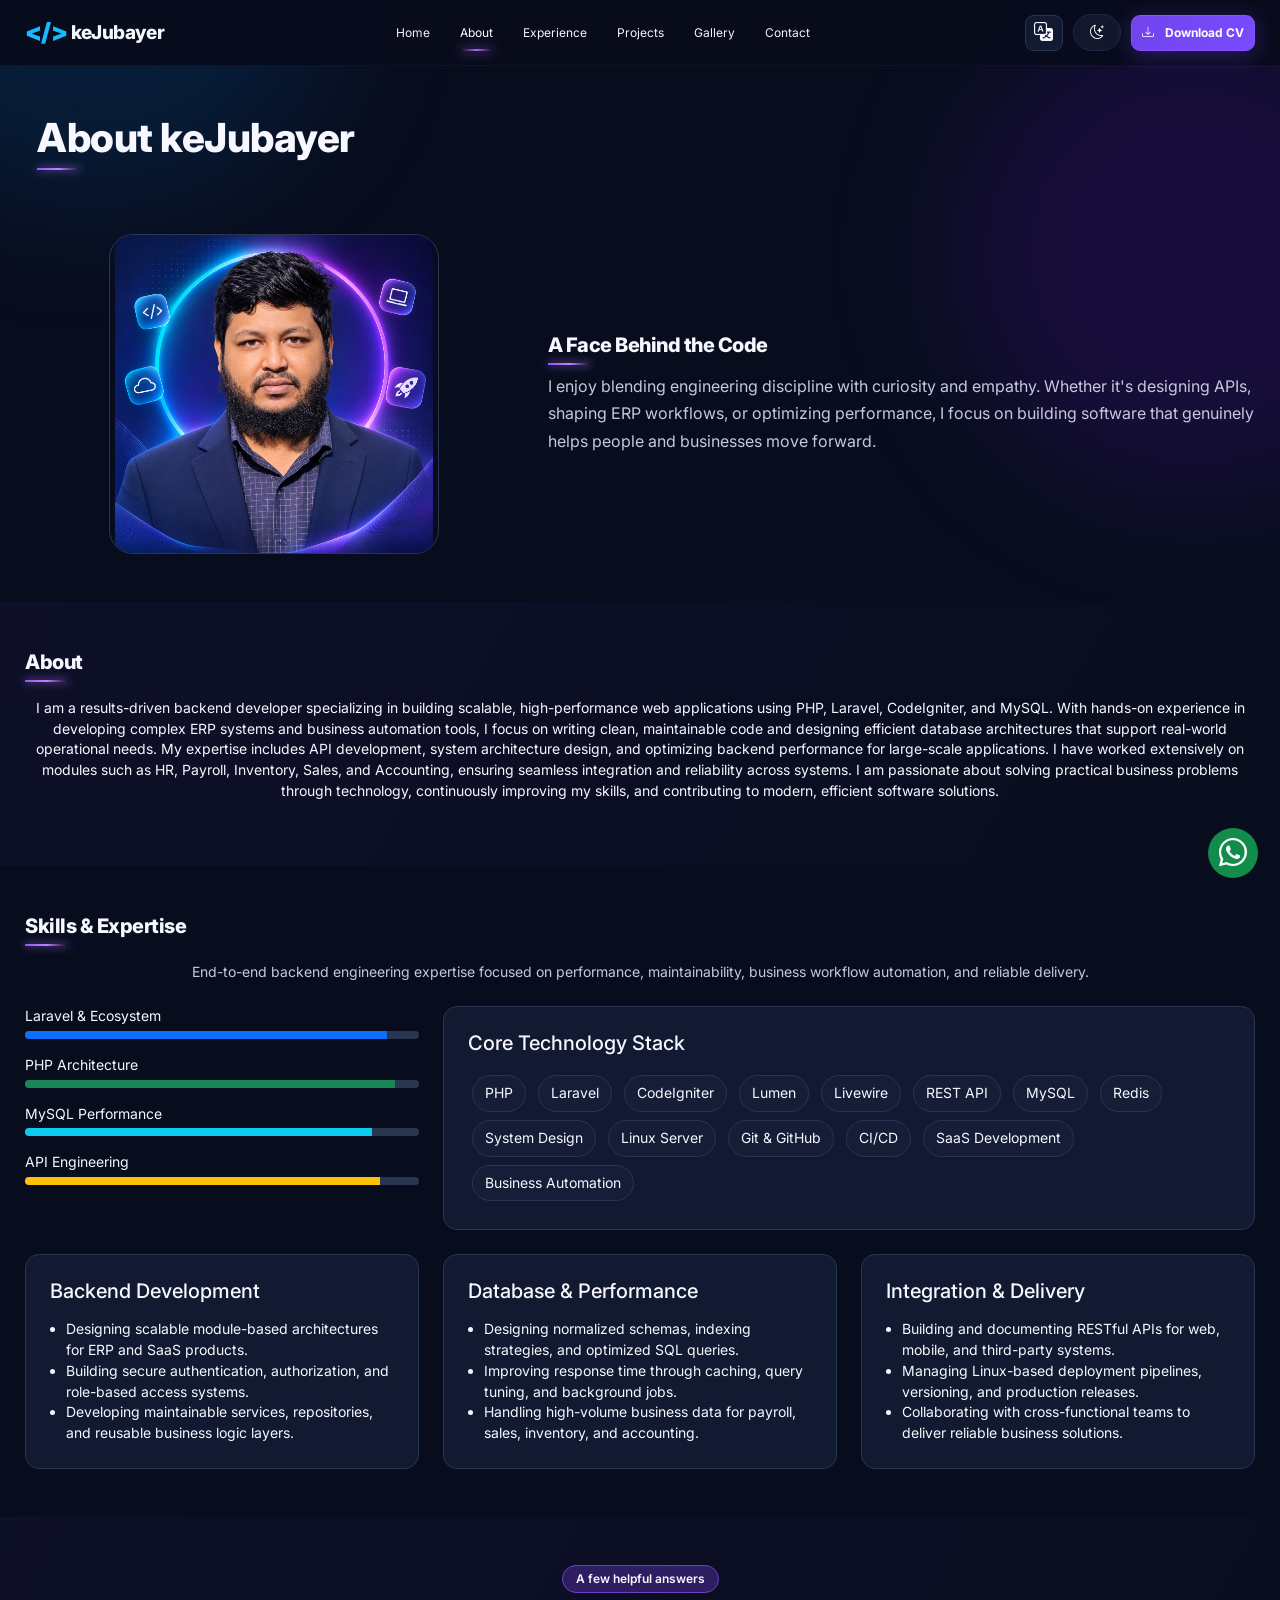
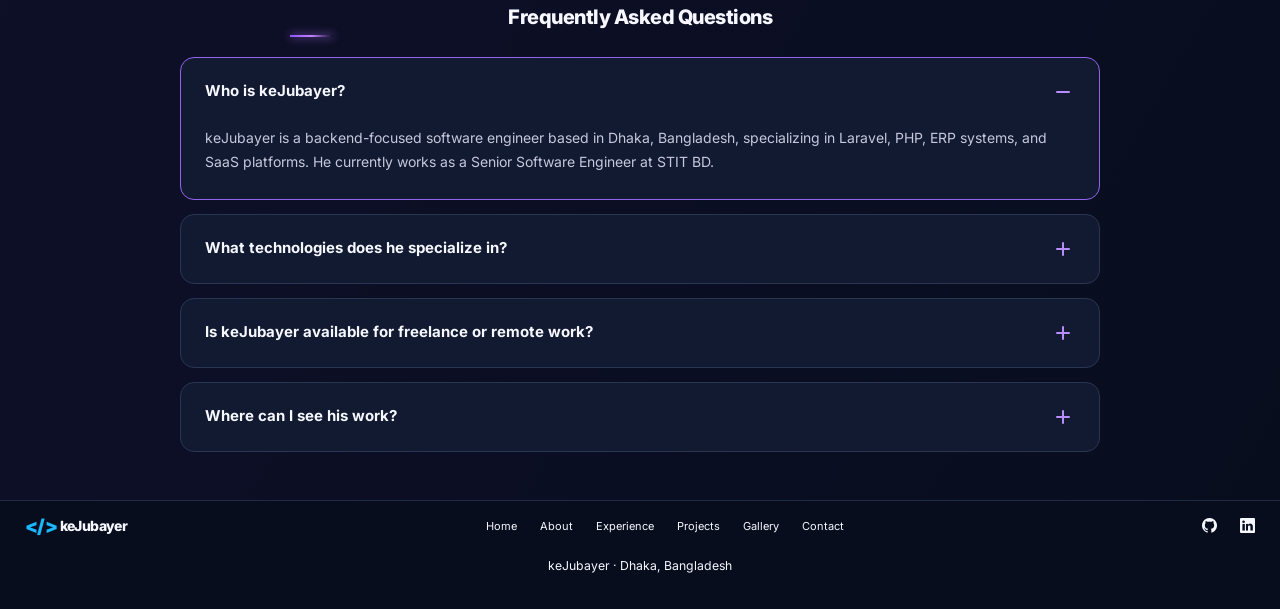
<file: about.html>
<!doctype html>
<html lang="en">
<head>
<meta charset="utf-8">
<meta name="viewport" content="width=device-width,initial-scale=1">
<meta name="theme-color" content="#080d1e">
<meta name="description" content="Meet Khondoker Eftakhar Jubayer, a Dhaka-based backend engineer specializing in PHP, Laravel, CodeIgniter, MySQL, ERP systems and business automation.">
<title>About Khondoker Eftakhar Jubayer | keJubayer</title>
<link href="https://cdn.jsdelivr.net/npm/bootstrap@5.3.3/dist/css/bootstrap.min.css" rel="stylesheet">
<link href="https://cdn.jsdelivr.net/npm/bootstrap-icons@1.11.3/font/bootstrap-icons.min.css" rel="stylesheet">
<link rel="stylesheet" href="styles.css">
<meta name="author" content="Khondoker Eftakhar Jubayer">
<meta name="robots" content="index, follow, max-image-preview:large">
<meta name="twitter:card" content="summary_large_image">
<meta name="twitter:title" content="About Khondoker Eftakhar Jubayer | keJubayer">
<meta name="twitter:description" content="Meet Khondoker Eftakhar Jubayer, a Dhaka-based backend engineer specializing in PHP, Laravel, CodeIgniter, MySQL, ERP systems and business automation.">
<meta name="twitter:image" content="https://kejubayer.github.io/assets/main-portrait.png">
<meta name="twitter:image:alt" content="Portrait of Khondoker Eftakhar Jubayer">
<meta name="twitter:creator" content="@kejubayer">
<meta property="og:type" content="website">
<meta property="og:locale" content="en_US">
<meta property="og:site_name" content="keJubayer">
<meta property="og:title" content="About Khondoker Eftakhar Jubayer | keJubayer">
<meta property="og:description" content="Meet Khondoker Eftakhar Jubayer, a Dhaka-based backend engineer specializing in PHP, Laravel, CodeIgniter, MySQL, ERP systems and business automation.">
<meta property="og:url" content="https://kejubayer.github.io/about.html">
<meta property="og:image" content="https://kejubayer.github.io/assets/main-portrait.png">
<meta property="og:image:width" content="1254">
<meta property="og:image:height" content="1254">
<meta property="og:image:alt" content="Portrait of Khondoker Eftakhar Jubayer">
<link rel="canonical" href="https://kejubayer.github.io/about.html">
<link rel="icon" type="image/svg+xml" href="assets/favicon.svg">
<link rel="preconnect" href="https://cdn.jsdelivr.net" crossorigin>
<link rel="preconnect" href="https://fonts.googleapis.com">
<link rel="preconnect" href="https://fonts.gstatic.com" crossorigin>
<script type="application/ld+json">
{
  "@context": "https://schema.org",
  "@graph": [
    {
      "@type": "Person",
      "@id": "https://kejubayer.github.io/#person",
      "name": "Khondoker Eftakhar Jubayer",
      "alternateName": "keJubayer",
      "url": "https://kejubayer.github.io/",
      "image": "https://kejubayer.github.io/assets/main-portrait.png",
      "jobTitle": "Senior Software Engineer",
      "worksFor": {
        "@type": "Organization",
        "name": "STIT BD",
        "url": "https://stitbd.com/"
      },
      "address": {
        "@type": "PostalAddress",
        "addressLocality": "Dhaka",
        "addressCountry": "BD"
      },
      "sameAs": [
        "https://github.com/kejubayer",
        "https://www.linkedin.com/in/kejubayer/",
        "https://x.com/kejubayer",
        "https://www.facebook.com/engr.k.e.jubayer"
      ],
      "knowsAbout": [
        "PHP",
        "Laravel",
        "CodeIgniter",
        "MySQL",
        "ERP systems",
        "SaaS",
        "REST APIs"
      ]
    },
    {
      "@type": "WebSite",
      "@id": "https://kejubayer.github.io/#website",
      "url": "https://kejubayer.github.io/",
      "name": "keJubayer",
      "alternateName": "Khondoker Eftakhar Jubayer",
      "inLanguage": "en",
      "publisher": {
        "@id": "https://kejubayer.github.io/#person"
      }
    },
    {
      "@type": "AboutPage",
      "@id": "https://kejubayer.github.io/about.html#webpage",
      "url": "https://kejubayer.github.io/about.html",
      "name": "About Khondoker Eftakhar Jubayer | keJubayer",
      "description": "Meet Khondoker Eftakhar Jubayer, a Dhaka-based backend engineer specializing in PHP, Laravel, CodeIgniter, MySQL, ERP systems and business automation.",
      "inLanguage": "en",
      "isPartOf": {
        "@id": "https://kejubayer.github.io/#website"
      },
      "about": {
        "@id": "https://kejubayer.github.io/#person"
      },
      "primaryImageOfPage": {
        "@type": "ImageObject",
        "url": "https://kejubayer.github.io/assets/main-portrait.png"
      },
      "breadcrumb": {
        "@id": "https://kejubayer.github.io/about.html#breadcrumb"
      }
    },
    {
      "@type": "BreadcrumbList",
      "@id": "https://kejubayer.github.io/about.html#breadcrumb",
      "itemListElement": [
        {
          "@type": "ListItem",
          "position": 1,
          "name": "Home",
          "item": "https://kejubayer.github.io/"
        },
        {
          "@type": "ListItem",
          "position": 2,
          "name": "About keJubayer",
          "item": "https://kejubayer.github.io/about.html"
        }
      ]
    }
  ]
}
</script>
</head>
<body>
<a class="visually-hidden-focusable" href="#main-content">Skip to main content</a>
<div class="ambient ambient-a">
</div>
<div class="ambient ambient-b">
</div>
<header class="site-header fixed-top">
<nav class="navbar navbar-expand-lg container-xl px-3 px-xl-0">
<a class="navbar-brand brand" href="index.html">
<span class="code-mark">&lt;/&gt;</span> keJubayer</a>
<button class="navbar-toggler" type="button" data-bs-toggle="collapse" data-bs-target="#mainNav" aria-controls="mainNav" aria-expanded="false" aria-label="Toggle navigation">
<i class="bi bi-list">
</i>
</button>
<div class="collapse navbar-collapse" id="mainNav">
<ul class="navbar-nav mx-auto gap-lg-3">
<li class="nav-item">
<a class="nav-link " href="index.html">Home</a>
</li>
<li class="nav-item">
<a class="nav-link active" href="about.html">About</a>
</li>
<li class="nav-item">
<a class="nav-link " href="experience.html">Experience</a>
</li>
<li class="nav-item">
<a class="nav-link " href="projects.html">Projects</a>
</li>
<li class="nav-item">
<a class="nav-link" href="gallery.html">Gallery</a>
</li>
<li class="nav-item">
<a class="nav-link " href="contact.html">Contact</a>
</li>
</ul>
<div class="d-flex align-items-center gap-3 header-actions">
<div class="language-control notranslate" translate="no">
<button type="button" class="language-toggle" aria-label="Choose language" aria-expanded="false" aria-controls="languagePanel">
<i class="bi bi-translate" aria-hidden="true">
</i>
</button>
<div id="languagePanel" class="language-panel" hidden>
<div id="websiteTranslator" aria-label="Translate website">
<span class="translation-status" role="status">Loading languages…</span>
</div>
</div>
</div>
<button id="themeToggle" class="theme-toggle" aria-label="Toggle light mode">
<i class="bi bi-moon-stars">
</i>
</button>
<a href="assets/Jubayer_Modern_CV_With_Photo.pdf" class="btn btn-glow btn-sm" target="_blank" rel="noopener noreferrer">
<i class="bi bi-download me-2">
</i>Download CV</a>
</div>
</div>
</nav>
</header>
<main id="main-content" class="inner-content">
<div class="container-xl pt-4">
<h1 class="section-title page-title">About keJubayer</h1>
</div>
<section class="py-5 profile-showcase">
      <div class="container-xl px-3 px-xl-0">
        <div class="row align-items-center g-4">
          <div class="col-md-5">
            <div class="profile-photo-wrap">
              <img
                src="assets/main-portrait.png"
                alt="Portrait of keJubayer"
                class="profile-photo"
                width="320"
                height="320"
                fetchpriority="high"
              / decoding="async">
            </div>
          </div>
          <div class="col-md-7">
            <h2 class="section-title text-md-start mb-3">
              A Face Behind the Code
            </h2>
            <p class="text-muted mb-0">
              I enjoy blending engineering discipline with curiosity and
              empathy. Whether it's designing APIs, shaping ERP workflows, or
              optimizing performance, I focus on building software that
              genuinely helps people and businesses move forward.
            </p>
          </div>
        </div>
      </div>
    </section>
<section class="py-5 section-soft">
      <div class="container-xl px-3 px-xl-0">
        <h2 class="section-title">About</h2>
        <p class="text-center">
          I am a results-driven backend developer specializing in building
          scalable, high-performance web applications using PHP, Laravel,
          CodeIgniter, and MySQL. With hands-on experience in developing complex
          ERP systems and business automation tools, I focus on writing clean,
          maintainable code and designing efficient database architectures that
          support real-world operational needs. My expertise includes API
          development, system architecture design, and optimizing backend
          performance for large-scale applications. I have worked extensively on
          modules such as HR, Payroll, Inventory, Sales, and Accounting,
          ensuring seamless integration and reliability across systems. I am
          passionate about solving practical business problems through
          technology, continuously improving my skills, and contributing to
          modern, efficient software solutions.
        </p>
      </div>
    </section>
<section class="py-5 section-white" id="skills">
      <div class="container-xl px-3 px-xl-0">
        <h2 class="section-title">Skills & Expertise</h2>
        <p class="text-center text-muted mb-4">
          End-to-end backend engineering expertise focused on performance,
          maintainability, business workflow automation, and reliable delivery.
        </p>
        <div class="row g-4 mb-4">
          <div class="col-md-4">
            <p class="mb-1" id="skill-laravel">Laravel & Ecosystem</p>
            <div
              class="progress mb-3"
              role="progressbar"
              aria-labelledby="skill-laravel"
              aria-valuenow="92"
              aria-valuemin="0"
              aria-valuemax="100"
            >
              <div class="progress-bar bg-primary" style="width: 92%">
</div>
            </div>
            <p class="mb-1" id="skill-php">PHP Architecture</p>
            <div
              class="progress mb-3"
              role="progressbar"
              aria-labelledby="skill-php"
              aria-valuenow="94"
              aria-valuemin="0"
              aria-valuemax="100"
            >
              <div class="progress-bar bg-success" style="width: 94%">
</div>
            </div>
            <p class="mb-1" id="skill-mysql">MySQL Performance</p>
            <div
              class="progress mb-3"
              role="progressbar"
              aria-labelledby="skill-mysql"
              aria-valuenow="88"
              aria-valuemin="0"
              aria-valuemax="100"
            >
              <div class="progress-bar bg-info" style="width: 88%">
</div>
            </div>
            <p class="mb-1" id="skill-api">API Engineering</p>
            <div
              class="progress mb-3"
              role="progressbar"
              aria-labelledby="skill-api"
              aria-valuenow="90"
              aria-valuemin="0"
              aria-valuemax="100"
            >
              <div class="progress-bar bg-warning" style="width: 90%">
</div>
            </div>
          </div>

          <div class="col-md-8">
            <div class="card-light h-100">
              <h3 class="h5 mb-3">Core Technology Stack</h3>
              <span class="badge-skill">PHP</span>
              <span class="badge-skill">Laravel</span>
              <span class="badge-skill">CodeIgniter</span>
              <span class="badge-skill">Lumen</span>
              <span class="badge-skill">Livewire</span>
              <span class="badge-skill">REST API</span>
              <span class="badge-skill">MySQL</span>
              <span class="badge-skill">Redis</span>
              <span class="badge-skill">System Design</span>
              <span class="badge-skill">Linux Server</span>
              <span class="badge-skill">Git & GitHub</span>
              <span class="badge-skill">CI/CD</span>
              <span class="badge-skill">SaaS Development</span>
              <span class="badge-skill">Business Automation</span>
            </div>
          </div>
        </div>

        <div class="row g-4">
          <div class="col-lg-4 col-md-6">
            <div class="card-light h-100">
              <h3 class="h5 mb-3">Backend Development</h3>
              <ul class="mb-0 ps-3">
                <li>
                  Designing scalable module-based architectures for ERP and SaaS
                  products.
                </li>
                <li>
                  Building secure authentication, authorization, and role-based
                  access systems.
                </li>
                <li>
                  Developing maintainable services, repositories, and reusable
                  business logic layers.
                </li>
              </ul>
            </div>
          </div>

          <div class="col-lg-4 col-md-6">
            <div class="card-light h-100">
              <h3 class="h5 mb-3">Database & Performance</h3>
              <ul class="mb-0 ps-3">
                <li>
                  Designing normalized schemas, indexing strategies, and
                  optimized SQL queries.
                </li>
                <li>
                  Improving response time through caching, query tuning, and
                  background jobs.
                </li>
                <li>
                  Handling high-volume business data for payroll, sales,
                  inventory, and accounting.
                </li>
              </ul>
            </div>
          </div>

          <div class="col-lg-4 col-md-6">
            <div class="card-light h-100">
              <h3 class="h5 mb-3">Integration & Delivery</h3>
              <ul class="mb-0 ps-3">
                <li>
                  Building and documenting RESTful APIs for web, mobile, and
                  third-party systems.
                </li>
                <li>
                  Managing Linux-based deployment pipelines, versioning, and
                  production releases.
                </li>
                <li>
                  Collaborating with cross-functional teams to deliver reliable
                  business solutions.
                </li>
              </ul>
            </div>
          </div>
        </div>
      </div>
    </section>
<section class="faq-section py-5 section-soft" id="faq" aria-labelledby="faq-title">
      <div class="container-xl px-3 px-xl-0">
        <div class="faq-heading">
<span class="hello-pill">A few helpful answers</span>
<h2 class="section-title" id="faq-title">Frequently Asked Questions</h2>
</div>
        <div class="faq-list">
<details class="faq-item" name="portfolio-faq" open>
<summary>Who is keJubayer?<span class="faq-indicator" aria-hidden="true">
</span>
</summary>
<div class="faq-answer">
<p class="text-muted mb-0">
                keJubayer is a backend-focused software
                engineer based in Dhaka, Bangladesh, specializing in Laravel,
                PHP, ERP systems, and SaaS platforms. He currently works as a
                Senior Software Engineer at STIT BD.
              </p>
</div>
</details>
<details class="faq-item" name="portfolio-faq">
<summary>What technologies does he specialize in?<span class="faq-indicator" aria-hidden="true">
</span>
</summary>
<div class="faq-answer">
<p class="text-muted mb-0">
                He specializes in PHP, Laravel, CodeIgniter, Livewire, MySQL,
                Redis, and REST API development, with a focus on ERP modules
                such as HR, Payroll, Inventory, Sales, and Accounting.
              </p>
</div>
</details>
<details class="faq-item" name="portfolio-faq">
<summary>Is keJubayer available for freelance or remote work?<span class="faq-indicator" aria-hidden="true">
</span>
</summary>
<div class="faq-answer">
<p class="text-muted mb-0">
                Yes. He is available for remote and on-site backend
                engineering opportunities and can be reached at
                <a href="mailto:khondokereftakharjubayer@gmail.com"
                  >khondokereftakharjubayer@gmail.com</a
                >
                or via the <a href="contact.html">contact form</a>.
              </p>
</div>
</details>
<details class="faq-item" name="portfolio-faq">
<summary>Where can I see his work?<span class="faq-indicator" aria-hidden="true">
</span>
</summary>
<div class="faq-answer">
<p class="text-muted mb-0">
                His open-source repositories and packages are listed on the
                <a href="projects.html">GitHub Packages</a> and on his
                <a href="https://github.com/kejubayer"
                   target="_blank" rel="noopener noreferrer">GitHub profile</a
                >.
              </p>
</div>
</details>
</div>
      </div>
    </section>
</main>
<footer class="site-footer">
<div class="container-xl px-3 px-xl-0 d-flex flex-wrap align-items-center justify-content-between gap-3">
<a class="brand" href="index.html">
<span class="code-mark">&lt;/&gt;</span> keJubayer</a>
<div class="footer-links">
<a href="index.html">Home</a>
<a href="about.html">About</a>
<a href="experience.html">Experience</a>
<a href="projects.html">Projects</a>
<a href="gallery.html">Gallery</a>
<a href="contact.html">Contact</a>
</div>
<div class="footer-social">
<a href="https://github.com/kejubayer" aria-label="GitHub" target="_blank" rel="noopener noreferrer">
<i class="bi bi-github">
</i>
</a>
<a href="https://www.linkedin.com/in/kejubayer/" aria-label="LinkedIn" target="_blank" rel="noopener noreferrer">
<i class="bi bi-linkedin">
</i>
</a>
</div>
</div>
<p class="text-center small mt-3">keJubayer · Dhaka, Bangladesh</p>
</footer>
<a class="whatsapp-float" href="https://wa.me/8801710029052" aria-label="Chat on WhatsApp" target="_blank" rel="noopener noreferrer">
<i class="bi bi-whatsapp">
</i>
</a>
<dialog id="photoDialog">
<button type="button" aria-label="Close photo">×</button>
<img alt="" decoding="async">
</dialog>
<script src="https://cdn.jsdelivr.net/npm/bootstrap@5.3.3/dist/js/bootstrap.bundle.min.js"></script>
<script src="script.js"></script>
</body>
</html>
</file>
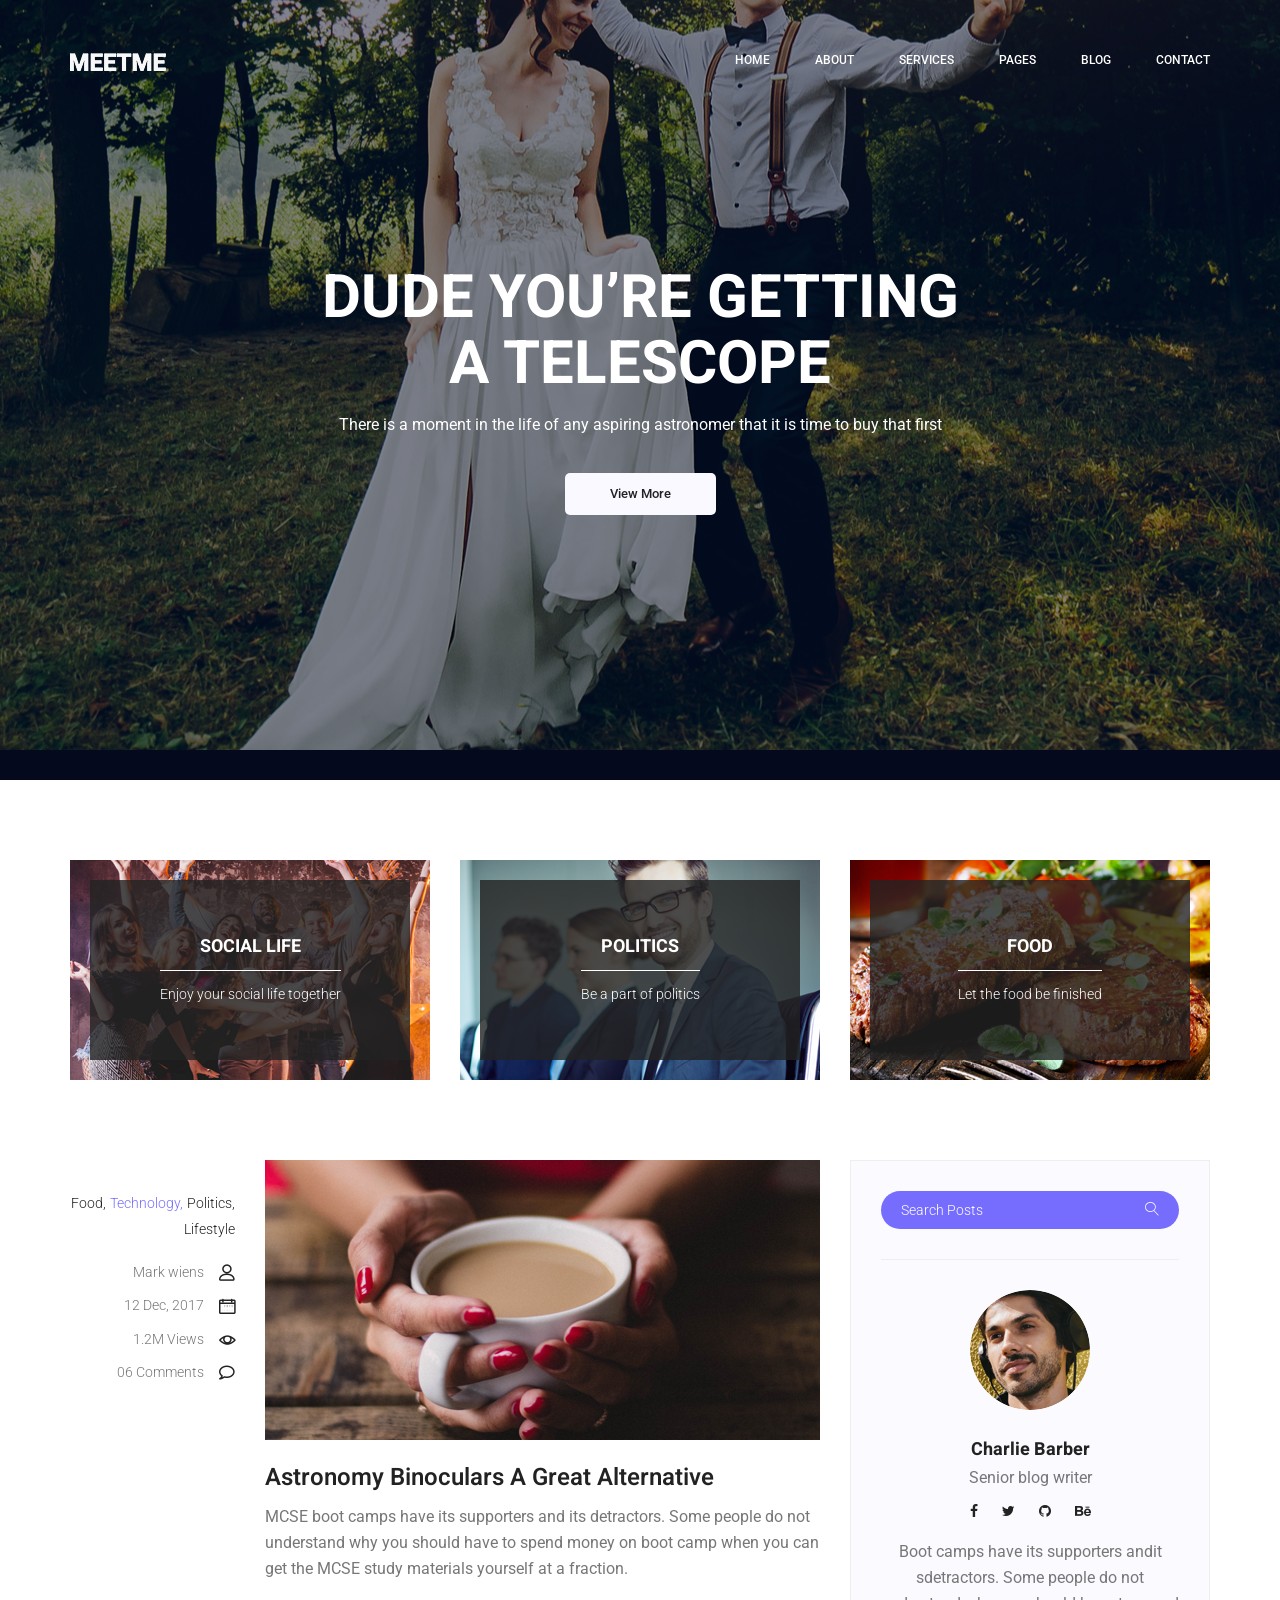
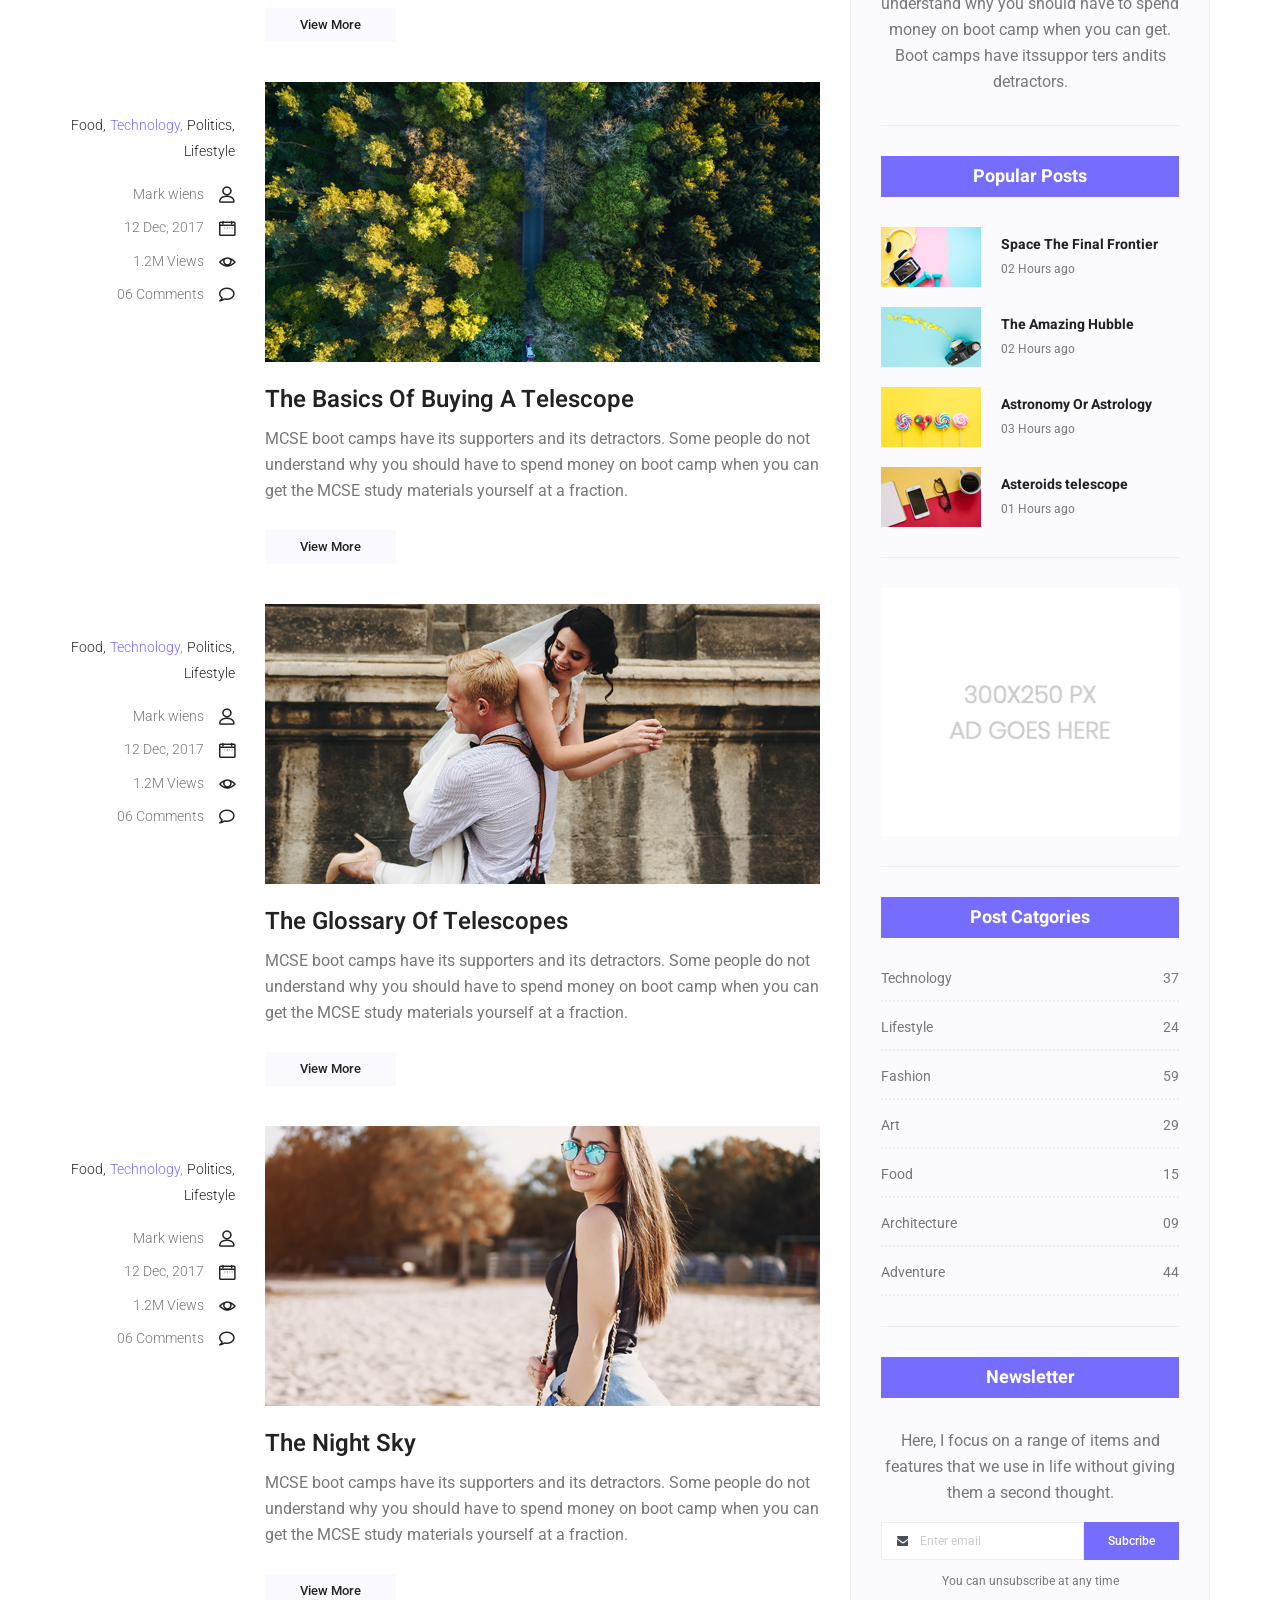
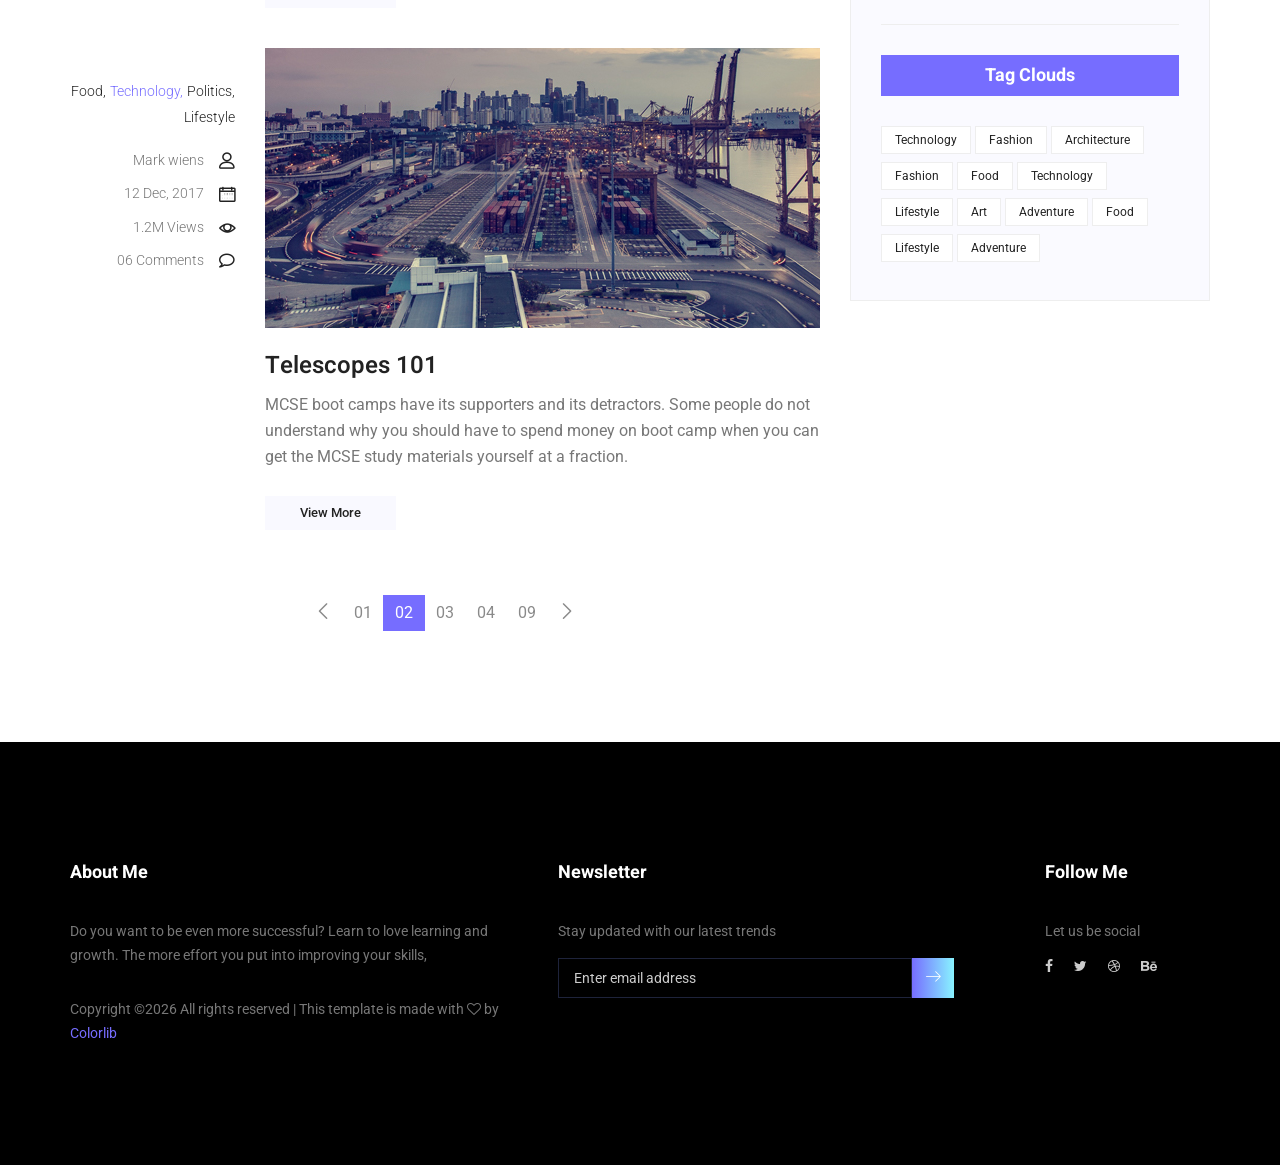
<file: blog.html>
<!doctype html>
<html lang="en">
    <head>
        <!-- Required meta tags -->
        <meta charset="utf-8">
        <meta name="viewport" content="width=device-width, initial-scale=1, shrink-to-fit=no">
        <link rel="icon" href="img/favicon.png" type="image/png">
        <title>MeetMe Personal</title>
        <!-- Bootstrap CSS -->
        <link rel="stylesheet" href="css/bootstrap.css">
        <link rel="stylesheet" href="vendors/linericon/style.css">
        <link rel="stylesheet" href="css/font-awesome.min.css">
        <link rel="stylesheet" href="vendors/owl-carousel/owl.carousel.min.css">
        <link rel="stylesheet" href="vendors/lightbox/simpleLightbox.css">
        <link rel="stylesheet" href="vendors/nice-select/css/nice-select.css">
        <link rel="stylesheet" href="vendors/animate-css/animate.css">
        <link rel="stylesheet" href="vendors/popup/magnific-popup.css">
        <!-- main css -->
        <link rel="stylesheet" href="css/style.css">
        <link rel="stylesheet" href="css/responsive.css">
    </head>
    <body>
        
        <!--================Header Menu Area =================-->
        <header class="header_area">
            <div class="main_menu">
            	<nav class="navbar navbar-expand-lg navbar-light">
					<div class="container box_1620">
						<!-- Brand and toggle get grouped for better mobile display -->
						<a class="navbar-brand logo_h" href="index.html"><img src="img/logo.png" alt=""></a>
						<button class="navbar-toggler" type="button" data-toggle="collapse" data-target="#navbarSupportedContent" aria-controls="navbarSupportedContent" aria-expanded="false" aria-label="Toggle navigation">
							<span class="icon-bar"></span>
							<span class="icon-bar"></span>
							<span class="icon-bar"></span>
						</button>
						<!-- Collect the nav links, forms, and other content for toggling -->
						<div class="collapse navbar-collapse offset" id="navbarSupportedContent">
							<ul class="nav navbar-nav menu_nav ml-auto">
								<li class="nav-item active"><a class="nav-link" href="index.html">Home</a></li> 
								<li class="nav-item"><a class="nav-link" href="about-us.html">About</a></li> 
								<li class="nav-item"><a class="nav-link" href="services.html">Services</a></li> 
								<li class="nav-item submenu dropdown">
									<a href="#" class="nav-link dropdown-toggle" data-toggle="dropdown" role="button" aria-haspopup="true" aria-expanded="false">Pages</a>
									<ul class="dropdown-menu">
										<li class="nav-item"><a class="nav-link" href="portfolio.html">Portfolio</a></li>
										<li class="nav-item"><a class="nav-link" href="elements.html">Elements</a></li>
									</ul>
								</li> 
								<li class="nav-item submenu dropdown">
									<a href="#" class="nav-link dropdown-toggle" data-toggle="dropdown" role="button" aria-haspopup="true" aria-expanded="false">Blog</a>
									<ul class="dropdown-menu">
										<li class="nav-item"><a class="nav-link" href="blog.html">Blog</a></li>
										<li class="nav-item"><a class="nav-link" href="single-blog.html">Blog Details</a></li>
									</ul>
								</li> 
								<li class="nav-item"><a class="nav-link" href="contact.html">Contact</a></li>
							</ul>
						</div> 
					</div>
            	</nav>
            </div>
        </header>
        <!--================Header Menu Area =================-->
        
        <!--================Home Banner Area =================-->
        <section class="home_banner_area blog_banner">
            <div class="banner_inner d-flex align-items-center">
            	<div class="overlay bg-parallax" data-stellar-ratio="0.9" data-stellar-vertical-offset="0" data-background=""></div>
				<div class="container">
					<div class="blog_b_text text-center">
						<h2>Dude You’re Getting <br /> a Telescope</h2>
						<p>There is a moment in the life of any aspiring astronomer that it is time to buy that first</p>
						<a class="white_bg_btn" href="#">View More</a>
					</div>
				</div>
            </div>
        </section>
        <!--================End Home Banner Area =================-->
        
        <!--================Blog Categorie Area =================-->
        <section class="blog_categorie_area">
            <div class="container">
                <div class="row">
                    <div class="col-lg-4">
                        <div class="categories_post">
                            <img src="img/blog/cat-post/cat-post-3.jpg" alt="post">
                            <div class="categories_details">
                                <div class="categories_text">
                                    <a href="blog-details.html"><h5>Social Life</h5></a>
                                    <div class="border_line"></div>
                                    <p>Enjoy your social life together</p>
                                </div>
                            </div>
                        </div>
                    </div>
                    <div class="col-lg-4">
                        <div class="categories_post">
                            <img src="img/blog/cat-post/cat-post-2.jpg" alt="post">
                            <div class="categories_details">
                                <div class="categories_text">
                                    <a href="blog-details.html"><h5>Politics</h5></a>
                                    <div class="border_line"></div>
                                    <p>Be a part of politics</p>
                                </div>
                            </div>
                        </div>
                    </div>
                    <div class="col-lg-4">
                        <div class="categories_post">
                            <img src="img/blog/cat-post/cat-post-1.jpg" alt="post">
                            <div class="categories_details">
                                <div class="categories_text">
                                    <a href="blog-details.html"><h5>Food</h5></a>
                                    <div class="border_line"></div>
                                    <p>Let the food be finished</p>
                                </div>
                            </div>
                        </div>
                    </div>
                </div>
            </div>
        </section>
        <!--================Blog Categorie Area =================-->
        
        <!--================Blog Area =================-->
        <section class="blog_area">
            <div class="container">
                <div class="row">
                    <div class="col-lg-8">
                        <div class="blog_left_sidebar">
                            <article class="row blog_item">
                               <div class="col-md-3">
                                   <div class="blog_info text-right">
                                        <div class="post_tag">
                                            <a href="#">Food,</a>
                                            <a class="active" href="#">Technology,</a>
                                            <a href="#">Politics,</a>
                                            <a href="#">Lifestyle</a>
                                        </div>
                                        <ul class="blog_meta list">
                                            <li><a href="#">Mark wiens<i class="lnr lnr-user"></i></a></li>
                                            <li><a href="#">12 Dec, 2017<i class="lnr lnr-calendar-full"></i></a></li>
                                            <li><a href="#">1.2M Views<i class="lnr lnr-eye"></i></a></li>
                                            <li><a href="#">06 Comments<i class="lnr lnr-bubble"></i></a></li>
                                        </ul>
                                    </div>
                               </div>
                                <div class="col-md-9">
                                    <div class="blog_post">
                                        <img src="img/blog/main-blog/m-blog-1.jpg" alt="">
                                        <div class="blog_details">
                                            <a href="single-blog.html"><h2>Astronomy Binoculars A Great Alternative</h2></a>
                                            <p>MCSE boot camps have its supporters and its detractors. Some people do not understand why you should have to spend money on boot camp when you can get the MCSE study materials yourself at a fraction.</p>
                                            <a href="single-blog.html" class="white_bg_btn">View More</a>
                                        </div>
                                    </div>
                                </div>
                            </article>
                            <article class="row blog_item">
                               <div class="col-md-3">
                                   <div class="blog_info text-right">
                                        <div class="post_tag">
                                            <a href="#">Food,</a>
                                            <a class="active" href="#">Technology,</a>
                                            <a href="#">Politics,</a>
                                            <a href="#">Lifestyle</a>
                                        </div>
                                        <ul class="blog_meta list">
                                            <li><a href="#">Mark wiens<i class="lnr lnr-user"></i></a></li>
                                            <li><a href="#">12 Dec, 2017<i class="lnr lnr-calendar-full"></i></a></li>
                                            <li><a href="#">1.2M Views<i class="lnr lnr-eye"></i></a></li>
                                            <li><a href="#">06 Comments<i class="lnr lnr-bubble"></i></a></li>
                                        </ul>
                                    </div>
                               </div>
                                <div class="col-md-9">
                                    <div class="blog_post">
                                        <img src="img/blog/main-blog/m-blog-2.jpg" alt="">
                                        <div class="blog_details">
                                            <a href="single-blog.html"><h2>The Basics Of Buying A Telescope</h2></a>
                                            <p>MCSE boot camps have its supporters and its detractors. Some people do not understand why you should have to spend money on boot camp when you can get the MCSE study materials yourself at a fraction.</p>
                                            <a href="single-blog.html" class="white_bg_btn">View More</a>
                                        </div>
                                    </div>
                                </div>
                            </article>
                            <article class="row blog_item">
                               <div class="col-md-3">
                                   <div class="blog_info text-right">
                                        <div class="post_tag">
                                            <a href="#">Food,</a>
                                            <a class="active" href="#">Technology,</a>
                                            <a href="#">Politics,</a>
                                            <a href="#">Lifestyle</a>
                                        </div>
                                        <ul class="blog_meta list">
                                            <li><a href="#">Mark wiens<i class="lnr lnr-user"></i></a></li>
                                            <li><a href="#">12 Dec, 2017<i class="lnr lnr-calendar-full"></i></a></li>
                                            <li><a href="#">1.2M Views<i class="lnr lnr-eye"></i></a></li>
                                            <li><a href="#">06 Comments<i class="lnr lnr-bubble"></i></a></li>
                                        </ul>
                                    </div>
                               </div>
                                <div class="col-md-9">
                                    <div class="blog_post">
                                        <img src="img/blog/main-blog/m-blog-3.jpg" alt="">
                                        <div class="blog_details">
                                            <a href="single-blog.html"><h2>The Glossary Of Telescopes</h2></a>
                                            <p>MCSE boot camps have its supporters and its detractors. Some people do not understand why you should have to spend money on boot camp when you can get the MCSE study materials yourself at a fraction.</p>
                                            <a href="single-blog.html" class="white_bg_btn">View More</a>
                                        </div>
                                    </div>
                                </div>
                            </article>
                            <article class="row blog_item">
                               <div class="col-md-3">
                                   <div class="blog_info text-right">
                                        <div class="post_tag">
                                            <a href="#">Food,</a>
                                            <a class="active" href="#">Technology,</a>
                                            <a href="#">Politics,</a>
                                            <a href="#">Lifestyle</a>
                                        </div>
                                        <ul class="blog_meta list">
                                            <li><a href="#">Mark wiens<i class="lnr lnr-user"></i></a></li>
                                            <li><a href="#">12 Dec, 2017<i class="lnr lnr-calendar-full"></i></a></li>
                                            <li><a href="#">1.2M Views<i class="lnr lnr-eye"></i></a></li>
                                            <li><a href="#">06 Comments<i class="lnr lnr-bubble"></i></a></li>
                                        </ul>
                                    </div>
                               </div>
                                <div class="col-md-9">
                                    <div class="blog_post">
                                        <img src="img/blog/main-blog/m-blog-4.jpg" alt="">
                                        <div class="blog_details">
                                            <a href="single-blog.html"><h2>The Night Sky</h2></a>
                                            <p>MCSE boot camps have its supporters and its detractors. Some people do not understand why you should have to spend money on boot camp when you can get the MCSE study materials yourself at a fraction.</p>
                                            <a href="single-blog.html" class="white_bg_btn">View More</a>
                                        </div>
                                    </div>
                                </div>
                            </article>
                            <article class="row blog_item">
                               <div class="col-md-3">
                                   <div class="blog_info text-right">
                                        <div class="post_tag">
                                            <a href="#">Food,</a>
                                            <a class="active" href="#">Technology,</a>
                                            <a href="#">Politics,</a>
                                            <a href="#">Lifestyle</a>
                                        </div>
                                        <ul class="blog_meta list">
                                            <li><a href="#">Mark wiens<i class="lnr lnr-user"></i></a></li>
                                            <li><a href="#">12 Dec, 2017<i class="lnr lnr-calendar-full"></i></a></li>
                                            <li><a href="#">1.2M Views<i class="lnr lnr-eye"></i></a></li>
                                            <li><a href="#">06 Comments<i class="lnr lnr-bubble"></i></a></li>
                                        </ul>
                                    </div>
                               </div>
                                <div class="col-md-9">
                                    <div class="blog_post">
                                        <img src="img/blog/main-blog/m-blog-5.jpg" alt="">
                                        <div class="blog_details">
                                            <a href="single-blog.html"><h2>Telescopes 101</h2></a>
                                            <p>MCSE boot camps have its supporters and its detractors. Some people do not understand why you should have to spend money on boot camp when you can get the MCSE study materials yourself at a fraction.</p>
                                            <a href="single-blog.html" class="white_bg_btn">View More</a>
                                        </div>
                                    </div>
                                </div>
                            </article>
                            <nav class="blog-pagination justify-content-center d-flex">
		                        <ul class="pagination">
		                            <li class="page-item">
		                                <a href="#" class="page-link" aria-label="Previous">
		                                    <span aria-hidden="true">
		                                        <span class="lnr lnr-chevron-left"></span>
		                                    </span>
		                                </a>
		                            </li>
		                            <li class="page-item"><a href="#" class="page-link">01</a></li>
		                            <li class="page-item active"><a href="#" class="page-link">02</a></li>
		                            <li class="page-item"><a href="#" class="page-link">03</a></li>
		                            <li class="page-item"><a href="#" class="page-link">04</a></li>
		                            <li class="page-item"><a href="#" class="page-link">09</a></li>
		                            <li class="page-item">
		                                <a href="#" class="page-link" aria-label="Next">
		                                    <span aria-hidden="true">
		                                        <span class="lnr lnr-chevron-right"></span>
		                                    </span>
		                                </a>
		                            </li>
		                        </ul>
		                    </nav>
                        </div>
                    </div>
                    <div class="col-lg-4">
                        <div class="blog_right_sidebar">
                            <aside class="single_sidebar_widget search_widget">
                                <div class="input-group">
                                    <input type="text" class="form-control" placeholder="Search Posts">
                                    <span class="input-group-btn">
                                        <button class="btn btn-default" type="button"><i class="lnr lnr-magnifier"></i></button>
                                    </span>
                                </div><!-- /input-group -->
                                <div class="br"></div>
                            </aside>
                            <aside class="single_sidebar_widget author_widget">
                                <img class="author_img rounded-circle" src="img/blog/author.png" alt="">
                                <h4>Charlie Barber</h4>
                                <p>Senior blog writer</p>
                                <div class="social_icon">
                                    <a href="#"><i class="fa fa-facebook"></i></a>
                                    <a href="#"><i class="fa fa-twitter"></i></a>
                                    <a href="#"><i class="fa fa-github"></i></a>
                                    <a href="#"><i class="fa fa-behance"></i></a>
                                </div>
                                <p>Boot camps have its supporters andit sdetractors. Some people do not understand why you should have to spend money on boot camp when you can get. Boot camps have itssuppor ters andits detractors.</p>
                                <div class="br"></div>
                            </aside>
                            <aside class="single_sidebar_widget popular_post_widget">
                                <h3 class="widget_title">Popular Posts</h3>
                                <div class="media post_item">
                                    <img src="img/blog/popular-post/post1.jpg" alt="post">
                                    <div class="media-body">
                                        <a href="blog-details.html"><h3>Space The Final Frontier</h3></a>
                                        <p>02 Hours ago</p>
                                    </div>
                                </div>
                                <div class="media post_item">
                                    <img src="img/blog/popular-post/post2.jpg" alt="post">
                                    <div class="media-body">
                                        <a href="blog-details.html"><h3>The Amazing Hubble</h3></a>
                                        <p>02 Hours ago</p>
                                    </div>
                                </div>
                                <div class="media post_item">
                                    <img src="img/blog/popular-post/post3.jpg" alt="post">
                                    <div class="media-body">
                                        <a href="blog-details.html"><h3>Astronomy Or Astrology</h3></a>
                                        <p>03 Hours ago</p>
                                    </div>
                                </div>
                                <div class="media post_item">
                                    <img src="img/blog/popular-post/post4.jpg" alt="post">
                                    <div class="media-body">
                                        <a href="blog-details.html"><h3>Asteroids telescope</h3></a>
                                        <p>01 Hours ago</p>
                                    </div>
                                </div>
                                <div class="br"></div>
                            </aside>
                            <aside class="single_sidebar_widget ads_widget">
                                <a href="#"><img class="img-fluid" src="img/blog/add.jpg" alt=""></a>
                                <div class="br"></div>
                            </aside>
                            <aside class="single_sidebar_widget post_category_widget">
                                <h4 class="widget_title">Post Catgories</h4>
                                <ul class="list cat-list">
                                    <li>
                                        <a href="#" class="d-flex justify-content-between">
                                            <p>Technology</p>
                                            <p>37</p>
                                        </a>
                                    </li>
                                    <li>
                                        <a href="#" class="d-flex justify-content-between">
                                            <p>Lifestyle</p>
                                            <p>24</p>
                                        </a>
                                    </li>
                                    <li>
                                        <a href="#" class="d-flex justify-content-between">
                                            <p>Fashion</p>
                                            <p>59</p>
                                        </a>
                                    </li>
                                    <li>
                                        <a href="#" class="d-flex justify-content-between">
                                            <p>Art</p>
                                            <p>29</p>
                                        </a>
                                    </li>
                                    <li>
                                        <a href="#" class="d-flex justify-content-between">
                                            <p>Food</p>
                                            <p>15</p>
                                        </a>
                                    </li>
                                    <li>
                                        <a href="#" class="d-flex justify-content-between">
                                            <p>Architecture</p>
                                            <p>09</p>
                                        </a>
                                    </li>
                                    <li>
                                        <a href="#" class="d-flex justify-content-between">
                                            <p>Adventure</p>
                                            <p>44</p>
                                        </a>
                                    </li>															
                                </ul>
                                <div class="br"></div>
                            </aside>
                            <aside class="single-sidebar-widget newsletter_widget">
                                <h4 class="widget_title">Newsletter</h4>
                                <p>
                                Here, I focus on a range of items and features that we use in life without
                                giving them a second thought.
                                </p>
                                <div class="form-group d-flex flex-row">
                                    <div class="input-group">
                                        <div class="input-group-prepend">
                                            <div class="input-group-text"><i class="fa fa-envelope" aria-hidden="true"></i></div>
                                        </div>
                                        <input type="text" class="form-control" id="inlineFormInputGroup" placeholder="Enter email" onfocus="this.placeholder = ''" onblur="this.placeholder = 'Enter email'">
                                    </div>
                                    <a href="#" class="bbtns">Subcribe</a>
                                </div>	
                                <p class="text-bottom">You can unsubscribe at any time</p>	
                                <div class="br"></div>							
                            </aside>
                            <aside class="single-sidebar-widget tag_cloud_widget">
                                <h4 class="widget_title">Tag Clouds</h4>
                                <ul class="list">
                                    <li><a href="#">Technology</a></li>
                                    <li><a href="#">Fashion</a></li>
                                    <li><a href="#">Architecture</a></li>
                                    <li><a href="#">Fashion</a></li>
                                    <li><a href="#">Food</a></li>
                                    <li><a href="#">Technology</a></li>
                                    <li><a href="#">Lifestyle</a></li>
                                    <li><a href="#">Art</a></li>
                                    <li><a href="#">Adventure</a></li>
                                    <li><a href="#">Food</a></li>
                                    <li><a href="#">Lifestyle</a></li>
                                    <li><a href="#">Adventure</a></li>
                                </ul>
                            </aside>
                        </div>
                    </div>
                </div>
            </div>
        </section>
        <!--================Blog Area =================-->
        
        <!--================Footer Area =================-->
        <footer class="footer_area p_120">
        	<div class="container">
        		<div class="row footer_inner">
        			<div class="col-lg-5 col-sm-6">
        				<aside class="f_widget ab_widget">
        					<div class="f_title">
        						<h3>About Me</h3>
        					</div>
        					<p>Do you want to be even more successful? Learn to love learning and growth. The more effort you put into improving your skills,</p>
        					<p><!-- Link back to Colorlib can't be removed. Template is licensed under CC BY 3.0. -->
Copyright &copy;<script>document.write(new Date().getFullYear());</script> All rights reserved | This template is made with <i class="fa fa-heart-o" aria-hidden="true"></i> by <a href="https://colorlib.com" target="_blank">Colorlib</a>
<!-- Link back to Colorlib can't be removed. Template is licensed under CC BY 3.0. --></p>
        				</aside>
        			</div>
        			<div class="col-lg-5 col-sm-6">
        				<aside class="f_widget news_widget">
        					<div class="f_title">
        						<h3>Newsletter</h3>
        					</div>
        					<p>Stay updated with our latest trends</p>
        					<div id="mc_embed_signup">
                                <form target="_blank" action="https://spondonit.us12.list-manage.com/subscribe/post?u=1462626880ade1ac87bd9c93a&amp;id=92a4423d01" method="get" class="subscribe_form relative">
                                	<div class="input-group d-flex flex-row">
                                        <input name="EMAIL" placeholder="Enter email address" onfocus="this.placeholder = ''" onblur="this.placeholder = 'Email Address '" required="" type="email">
                                        <button class="btn sub-btn"><span class="lnr lnr-arrow-right"></span></button>		
                                    </div>				
                                    <div class="mt-10 info"></div>
                                </form>
                            </div>
        				</aside>
        			</div>
        			<div class="col-lg-2">
        				<aside class="f_widget social_widget">
        					<div class="f_title">
        						<h3>Follow Me</h3>
        					</div>
        					<p>Let us be social</p>
        					<ul class="list">
        						<li><a href="#"><i class="fa fa-facebook"></i></a></li>
        						<li><a href="#"><i class="fa fa-twitter"></i></a></li>
        						<li><a href="#"><i class="fa fa-dribbble"></i></a></li>
        						<li><a href="#"><i class="fa fa-behance"></i></a></li>
        					</ul>
        				</aside>
        			</div>
        		</div>
        	</div>
        </footer>
        <!--================End Footer Area =================-->
        
        
        
        
        <!-- Optional JavaScript -->
        <!-- jQuery first, then Popper.js, then Bootstrap JS -->
        <script src="js/jquery-3.3.1.min.js"></script>
        <script src="js/popper.js"></script>
        <script src="js/bootstrap.min.js"></script>
        <script src="js/stellar.js"></script>
        <script src="vendors/lightbox/simpleLightbox.min.js"></script>
        <script src="vendors/nice-select/js/jquery.nice-select.min.js"></script>
        <script src="vendors/isotope/imagesloaded.pkgd.min.js"></script>
        <script src="vendors/isotope/isotope.pkgd.min.js"></script>
        <script src="vendors/owl-carousel/owl.carousel.min.js"></script>
        <script src="vendors/popup/jquery.magnific-popup.min.js"></script>
        <script src="js/jquery.ajaxchimp.min.js"></script>
        <script src="vendors/counter-up/jquery.waypoints.min.js"></script>
        <script src="vendors/counter-up/jquery.counterup.min.js"></script>
        <script src="js/mail-script.js"></script>
        <script src="js/theme.js"></script>
    </body>
</html>
</file>
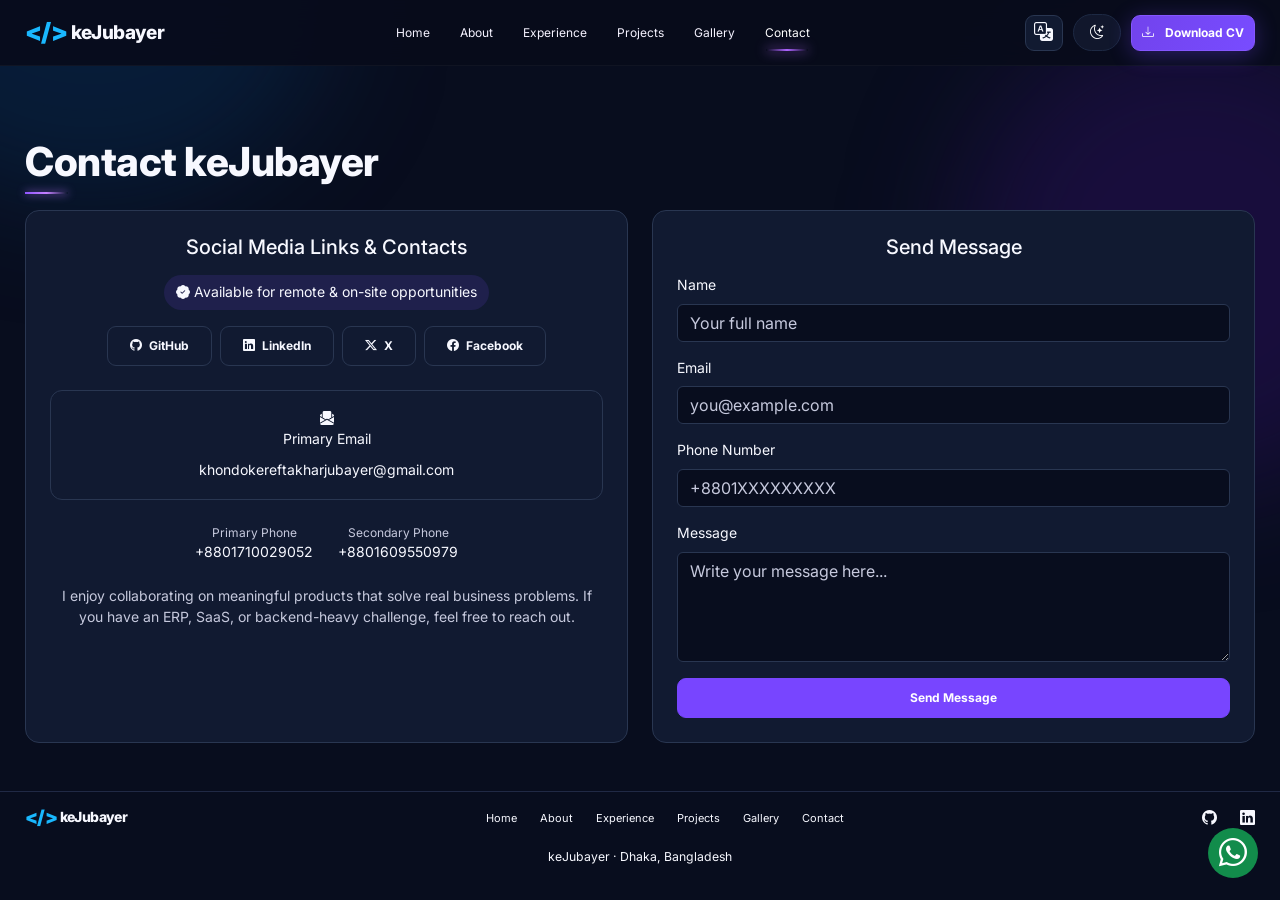
<file: contact.html>
<!doctype html>
<html lang="en">
<head>
<meta charset="utf-8">
<meta name="viewport" content="width=device-width,initial-scale=1">
<meta name="theme-color" content="#080d1e">
<meta name="description" content="Contact keJubayer in Dhaka, Bangladesh for backend engineering, Laravel, ERP and SaaS opportunities. Find email, phone, social profiles and a message form.">
<title>Contact Khondoker Eftakhar Jubayer | keJubayer</title>
<link href="https://cdn.jsdelivr.net/npm/bootstrap@5.3.3/dist/css/bootstrap.min.css" rel="stylesheet">
<link href="https://cdn.jsdelivr.net/npm/bootstrap-icons@1.11.3/font/bootstrap-icons.min.css" rel="stylesheet">
<link rel="stylesheet" href="styles.css">
<meta name="author" content="Khondoker Eftakhar Jubayer">
<meta name="robots" content="index, follow, max-image-preview:large">
<meta name="twitter:card" content="summary_large_image">
<meta name="twitter:title" content="Contact Khondoker Eftakhar Jubayer | keJubayer">
<meta name="twitter:description" content="Contact keJubayer in Dhaka, Bangladesh for backend engineering, Laravel, ERP and SaaS opportunities. Find email, phone, social profiles and a message form.">
<meta name="twitter:image" content="https://kejubayer.github.io/assets/main-portrait.png">
<meta name="twitter:image:alt" content="Portrait of Khondoker Eftakhar Jubayer">
<meta name="twitter:creator" content="@kejubayer">
<meta property="og:type" content="website">
<meta property="og:locale" content="en_US">
<meta property="og:site_name" content="keJubayer">
<meta property="og:title" content="Contact Khondoker Eftakhar Jubayer | keJubayer">
<meta property="og:description" content="Contact keJubayer in Dhaka, Bangladesh for backend engineering, Laravel, ERP and SaaS opportunities. Find email, phone, social profiles and a message form.">
<meta property="og:url" content="https://kejubayer.github.io/contact.html">
<meta property="og:image" content="https://kejubayer.github.io/assets/main-portrait.png">
<meta property="og:image:width" content="1254">
<meta property="og:image:height" content="1254">
<meta property="og:image:alt" content="Portrait of Khondoker Eftakhar Jubayer">
<link rel="canonical" href="https://kejubayer.github.io/contact.html">
<link rel="icon" type="image/svg+xml" href="assets/favicon.svg">
<link rel="preconnect" href="https://cdn.jsdelivr.net" crossorigin>
<link rel="preconnect" href="https://fonts.googleapis.com">
<link rel="preconnect" href="https://fonts.gstatic.com" crossorigin>
<script type="application/ld+json">
{
  "@context": "https://schema.org",
  "@graph": [
    {
      "@type": "Person",
      "@id": "https://kejubayer.github.io/#person",
      "name": "Khondoker Eftakhar Jubayer",
      "alternateName": "keJubayer",
      "url": "https://kejubayer.github.io/",
      "image": "https://kejubayer.github.io/assets/main-portrait.png",
      "jobTitle": "Senior Software Engineer",
      "worksFor": {
        "@type": "Organization",
        "name": "STIT BD",
        "url": "https://stitbd.com/"
      },
      "address": {
        "@type": "PostalAddress",
        "addressLocality": "Dhaka",
        "addressCountry": "BD"
      },
      "sameAs": [
        "https://github.com/kejubayer",
        "https://www.linkedin.com/in/kejubayer/",
        "https://x.com/kejubayer",
        "https://www.facebook.com/engr.k.e.jubayer"
      ],
      "knowsAbout": [
        "PHP",
        "Laravel",
        "CodeIgniter",
        "MySQL",
        "ERP systems",
        "SaaS",
        "REST APIs"
      ]
    },
    {
      "@type": "WebSite",
      "@id": "https://kejubayer.github.io/#website",
      "url": "https://kejubayer.github.io/",
      "name": "keJubayer",
      "alternateName": "Khondoker Eftakhar Jubayer",
      "inLanguage": "en",
      "publisher": {
        "@id": "https://kejubayer.github.io/#person"
      }
    },
    {
      "@type": "ContactPage",
      "@id": "https://kejubayer.github.io/contact.html#webpage",
      "url": "https://kejubayer.github.io/contact.html",
      "name": "Contact Khondoker Eftakhar Jubayer | keJubayer",
      "description": "Contact keJubayer in Dhaka, Bangladesh for backend engineering, Laravel, ERP and SaaS opportunities. Find email, phone, social profiles and a message form.",
      "inLanguage": "en",
      "isPartOf": {
        "@id": "https://kejubayer.github.io/#website"
      },
      "about": {
        "@id": "https://kejubayer.github.io/#person"
      },
      "primaryImageOfPage": {
        "@type": "ImageObject",
        "url": "https://kejubayer.github.io/assets/main-portrait.png"
      },
      "breadcrumb": {
        "@id": "https://kejubayer.github.io/contact.html#breadcrumb"
      }
    },
    {
      "@type": "BreadcrumbList",
      "@id": "https://kejubayer.github.io/contact.html#breadcrumb",
      "itemListElement": [
        {
          "@type": "ListItem",
          "position": 1,
          "name": "Home",
          "item": "https://kejubayer.github.io/"
        },
        {
          "@type": "ListItem",
          "position": 2,
          "name": "Contact keJubayer",
          "item": "https://kejubayer.github.io/contact.html"
        }
      ]
    }
  ]
}
</script>
</head>
<body>
<a class="visually-hidden-focusable" href="#main-content">Skip to main content</a>
<div class="ambient ambient-a">
</div>
<div class="ambient ambient-b">
</div>
<header class="site-header fixed-top">
<nav class="navbar navbar-expand-lg container-xl px-3 px-xl-0">
<a class="navbar-brand brand" href="index.html">
<span class="code-mark">&lt;/&gt;</span> keJubayer</a>
<button class="navbar-toggler" type="button" data-bs-toggle="collapse" data-bs-target="#mainNav" aria-controls="mainNav" aria-expanded="false" aria-label="Toggle navigation">
<i class="bi bi-list">
</i>
</button>
<div class="collapse navbar-collapse" id="mainNav">
<ul class="navbar-nav mx-auto gap-lg-3">
<li class="nav-item">
<a class="nav-link " href="index.html">Home</a>
</li>
<li class="nav-item">
<a class="nav-link " href="about.html">About</a>
</li>
<li class="nav-item">
<a class="nav-link " href="experience.html">Experience</a>
</li>
<li class="nav-item">
<a class="nav-link " href="projects.html">Projects</a>
</li>
<li class="nav-item">
<a class="nav-link" href="gallery.html">Gallery</a>
</li>
<li class="nav-item">
<a class="nav-link active" href="contact.html">Contact</a>
</li>
</ul>
<div class="d-flex align-items-center gap-3 header-actions">
<div class="language-control notranslate" translate="no">
<button type="button" class="language-toggle" aria-label="Choose language" aria-expanded="false" aria-controls="languagePanel">
<i class="bi bi-translate" aria-hidden="true">
</i>
</button>
<div id="languagePanel" class="language-panel" hidden>
<div id="websiteTranslator" aria-label="Translate website">
<span class="translation-status" role="status">Loading languages…</span>
</div>
</div>
</div>
<button id="themeToggle" class="theme-toggle" aria-label="Toggle light mode">
<i class="bi bi-moon-stars">
</i>
</button>
<a href="assets/Jubayer_Modern_CV_With_Photo.pdf" class="btn btn-glow btn-sm" target="_blank" rel="noopener noreferrer">
<i class="bi bi-download me-2">
</i>Download CV</a>
</div>
</div>
</nav>
</header>
<main id="main-content" class="inner-content">
<section class="py-5 section-white connect-section" id="connect">
      <div class="container-xl px-3 px-xl-0">
        <h1 class="section-title page-title">Contact keJubayer</h1>
        <div class="row g-4">
          <div class="col-md-6">
            <div class="card-light h-100 text-center connect-card">
              <h3 class="h5 mb-3">Social Media Links & Contacts</h3>
              <div class="availability-pill mb-3">
                <i class="bi bi-patch-check-fill">
</i>
                Available for remote & on-site opportunities
              </div>
              <div class="d-flex justify-content-center flex-wrap gap-2 mb-4">
                <a
                  class="btn btn-outline-dark social-btn"
                  href="https://github.com/kejubayer"
                 target="_blank" rel="noopener noreferrer">
                  <i class="bi bi-github me-1">
</i>GitHub
                </a>
                <a
                  class="btn btn-outline-primary social-btn"
                  href="https://www.linkedin.com/in/kejubayer/"
                 target="_blank" rel="noopener noreferrer">
                  <i class="bi bi-linkedin me-1">
</i>LinkedIn
                </a>
                <a
                  class="btn btn-outline-info social-btn"
                  href="https://x.com/kejubayer"
                 target="_blank" rel="noopener noreferrer">
                  <i class="bi bi-twitter-x me-1">
</i>X
                </a>
                <a
                  class="btn btn-outline-danger social-btn"
                  href="https://www.facebook.com/engr.k.e.jubayer"
                 target="_blank" rel="noopener noreferrer">
                  <i class="bi bi-facebook me-1">
</i>Facebook
                </a>
              </div>
              <div class="mb-4">
                <div class="primary-email-card">
                  <div class="primary-email-head">
                    <div class="primary-email-icon">
                      <i class="bi bi-envelope-paper-fill">
</i>
                    </div>
                    <div class="primary-email-title">Primary Email</div>
                  </div>
                  <a
                    class="email-address"
                    href="mailto:khondokereftakharjubayer@gmail.com"
                    >khondokereftakharjubayer@gmail.com</a
                  >
                </div>
              </div>
              <div class="quick-contact mb-4">
                <div class="quick-contact-item">
                  <div class="label">Primary Phone</div>
                  <a href="tel:+8801710029052">+8801710029052</a>
                </div>
                <div class="quick-contact-item">
                  <div class="label">Secondary Phone</div>
                  <a href="tel:+8801609550979">+8801609550979</a>
                </div>
              </div>

              <p class="text-muted mb-0">
                I enjoy collaborating on meaningful products that solve real
                business problems. If you have an ERP, SaaS, or backend-heavy
                challenge, feel free to reach out.
              </p>
            </div>
          </div>
          <div class="col-md-6">
            <div class="card-light h-100 connect-card">
              <h3 class="h5 mb-3 text-center">Send Message</h3>
              <form id="contactForm">
                <div class="mb-3">
                  <label for="contactName" class="form-label">Name</label>
                  <input
                    type="text"
                    class="form-control"
                    id="contactName"
                    name="name"
                    placeholder="Your full name"
                    autocomplete="name"
                    required
                  />
                </div>
                <div class="mb-3">
                  <label for="contactEmail" class="form-label">Email</label>
                  <input
                    type="email"
                    class="form-control"
                    id="contactEmail"
                    name="email"
                    placeholder="you@example.com"
                    autocomplete="email"
                    required
                  />
                </div>
                <div class="mb-3">
                  <label for="contactPhone" class="form-label"
                    >Phone Number</label
                  >
                  <input
                    type="tel"
                    class="form-control"
                    id="contactPhone"
                    name="phone"
                    placeholder="+8801XXXXXXXXX"
                    autocomplete="tel"
                  />
                </div>
                <div class="mb-3">
                  <label for="contactMessage" class="form-label">Message</label>
                  <textarea
                    class="form-control"
                    id="contactMessage"
                    name="message"
                    rows="4"
                    placeholder="Write your message here..."
                    required
                  >
</textarea>
                </div>
                <button type="submit" class="btn btn-primary w-100">
                  Send Message
                </button>
              </form>
            </div>
          </div>
        </div>
      </div>
    </section>
</main>
<footer class="site-footer">
<div class="container-xl px-3 px-xl-0 d-flex flex-wrap align-items-center justify-content-between gap-3">
<a class="brand" href="index.html">
<span class="code-mark">&lt;/&gt;</span> keJubayer</a>
<div class="footer-links">
<a href="index.html">Home</a>
<a href="about.html">About</a>
<a href="experience.html">Experience</a>
<a href="projects.html">Projects</a>
<a href="gallery.html">Gallery</a>
<a href="contact.html">Contact</a>
</div>
<div class="footer-social">
<a href="https://github.com/kejubayer" aria-label="GitHub" target="_blank" rel="noopener noreferrer">
<i class="bi bi-github">
</i>
</a>
<a href="https://www.linkedin.com/in/kejubayer/" aria-label="LinkedIn" target="_blank" rel="noopener noreferrer">
<i class="bi bi-linkedin">
</i>
</a>
</div>
</div>
<p class="text-center small mt-3">keJubayer · Dhaka, Bangladesh</p>
</footer>
<a class="whatsapp-float" href="https://wa.me/8801710029052" aria-label="Chat on WhatsApp" target="_blank" rel="noopener noreferrer">
<i class="bi bi-whatsapp">
</i>
</a>
<dialog id="photoDialog">
<button type="button" aria-label="Close photo">×</button>
<img alt="" decoding="async">
</dialog>
<script src="https://cdn.jsdelivr.net/npm/bootstrap@5.3.3/dist/js/bootstrap.bundle.min.js"></script>
<script src="script.js"></script>
</body>
</html>
</file>
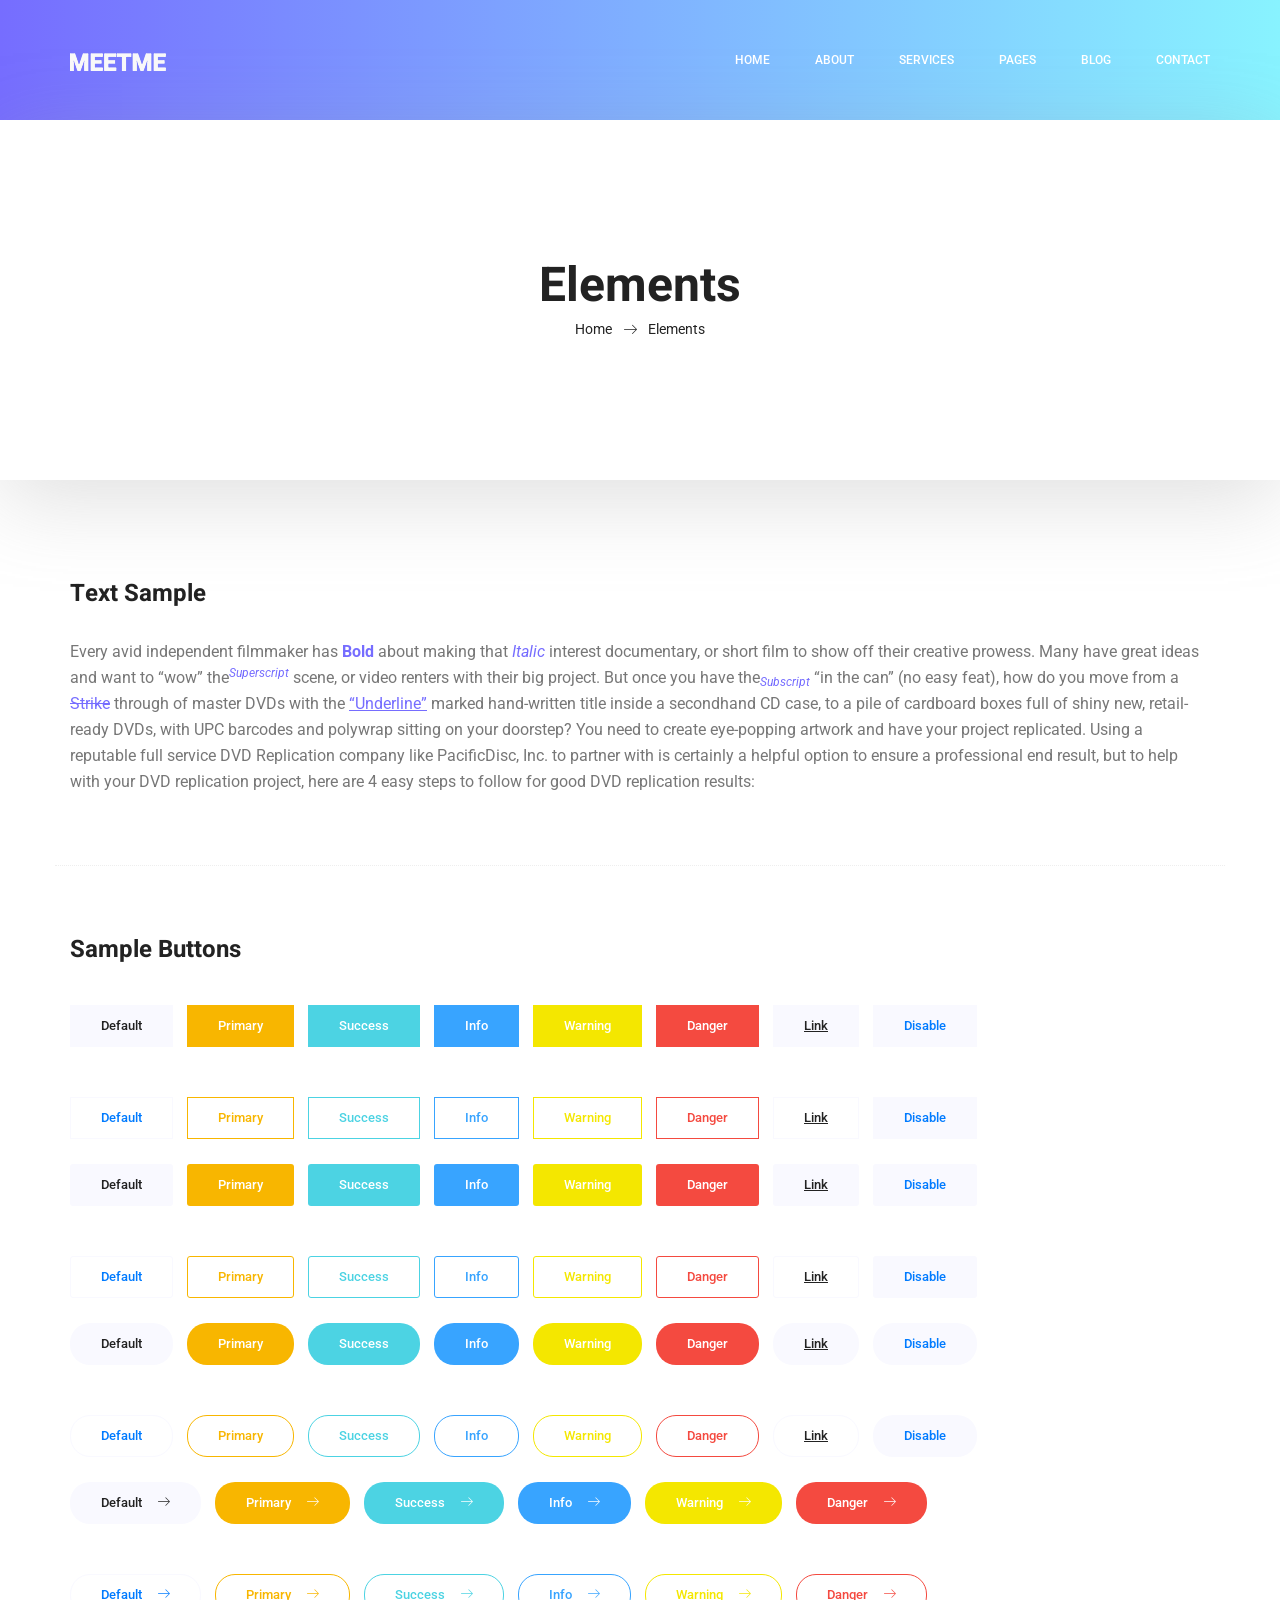
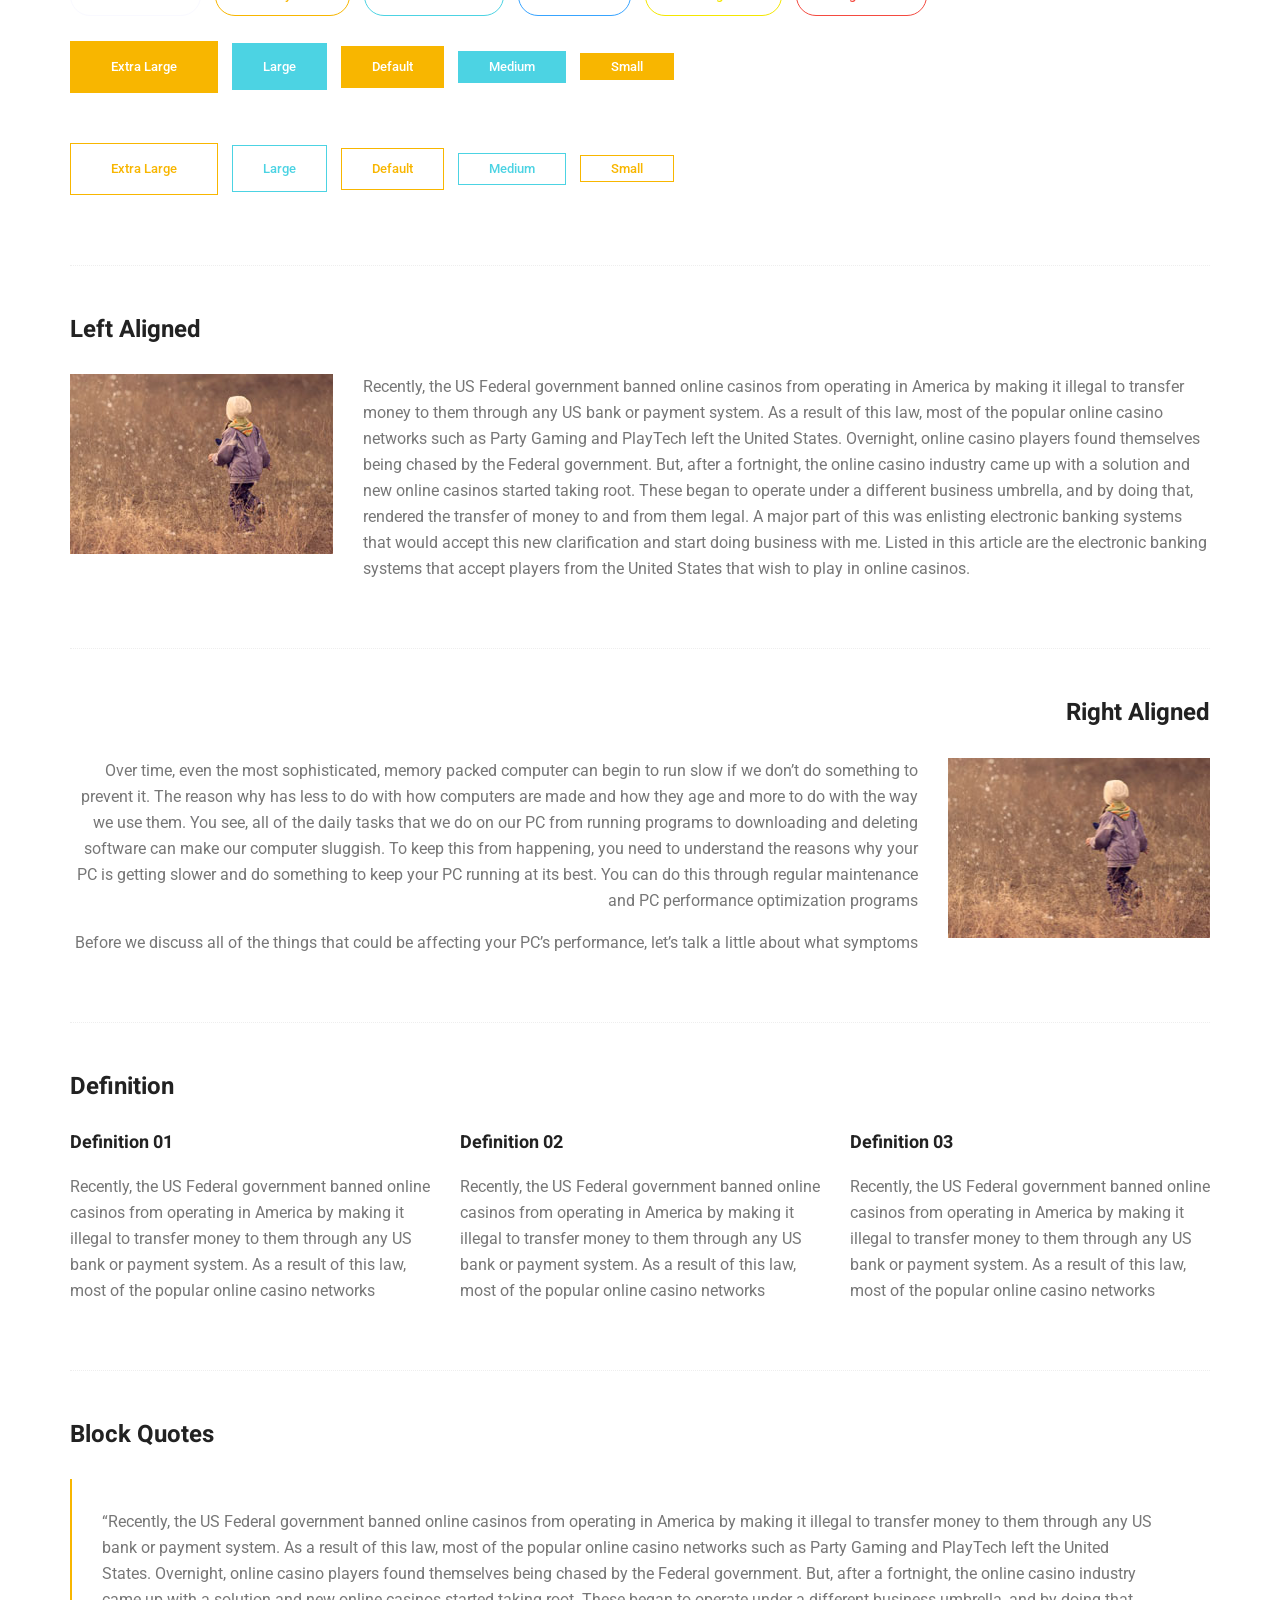
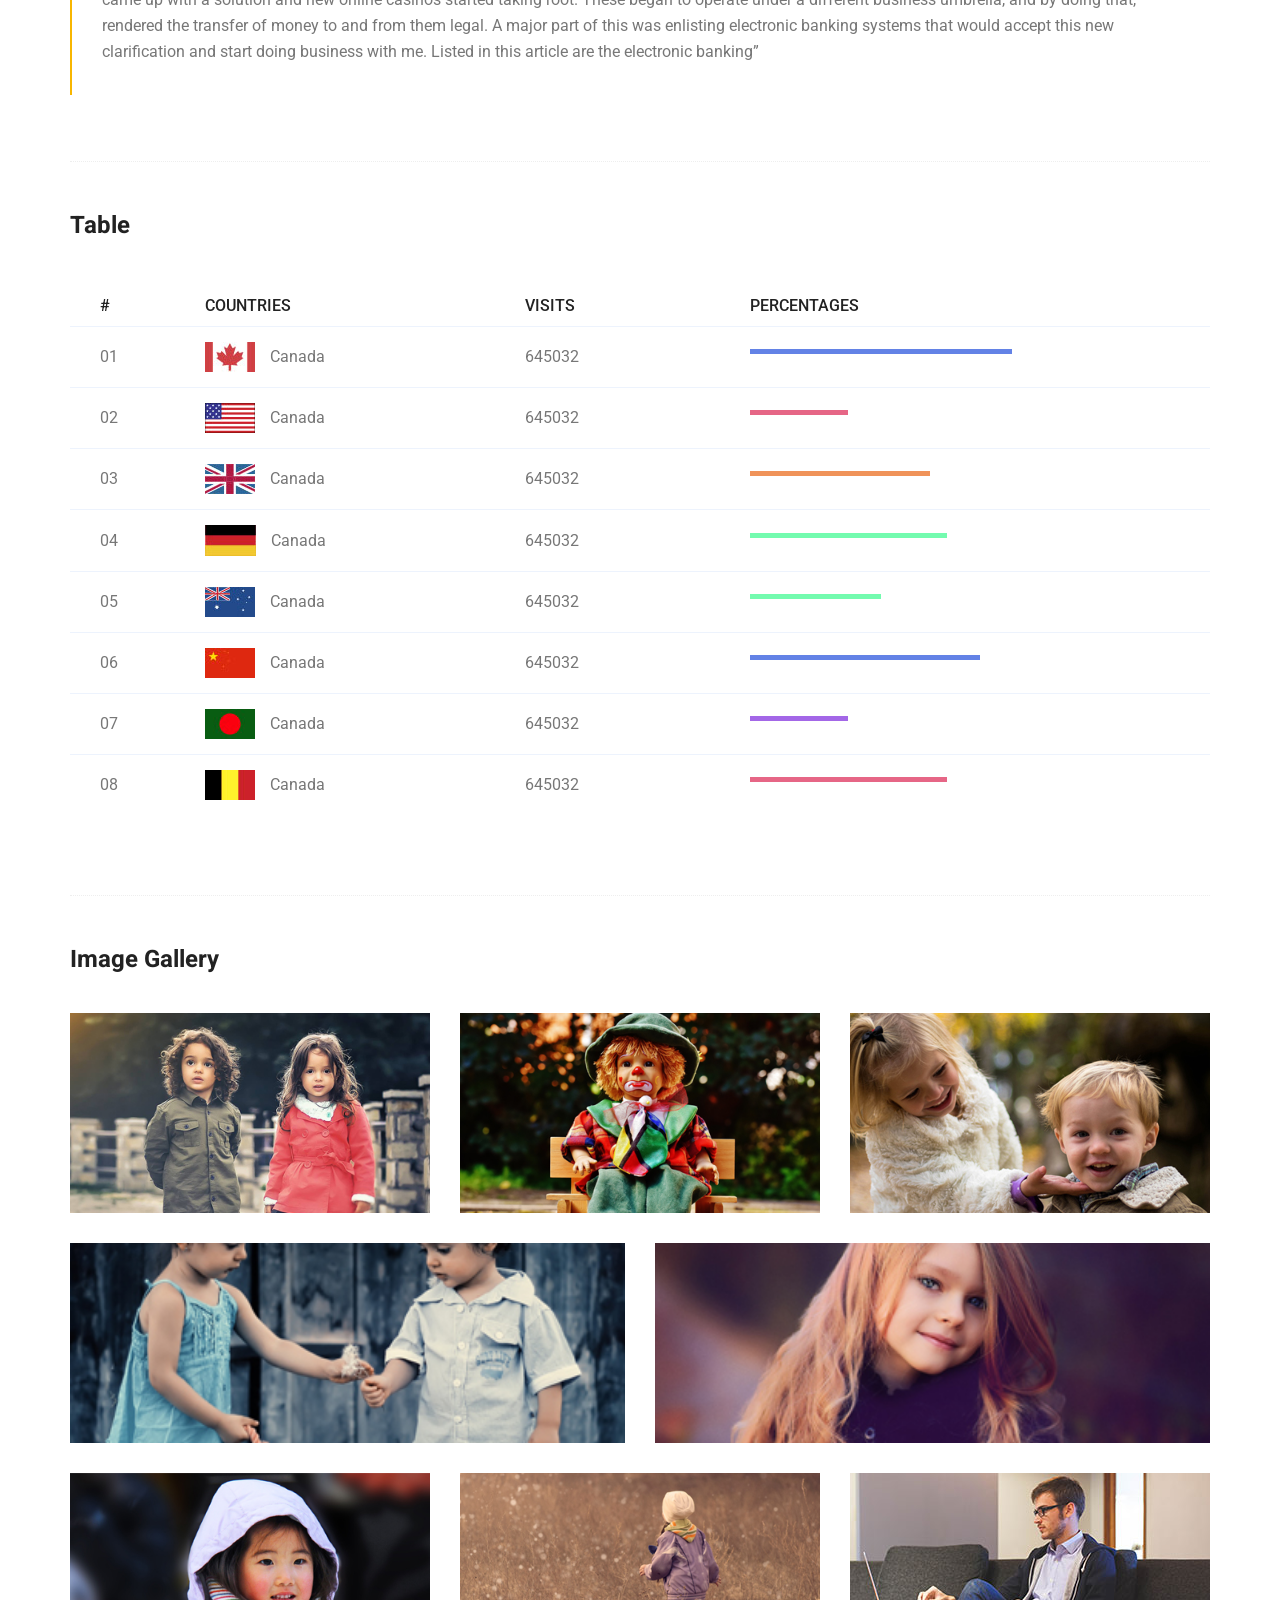
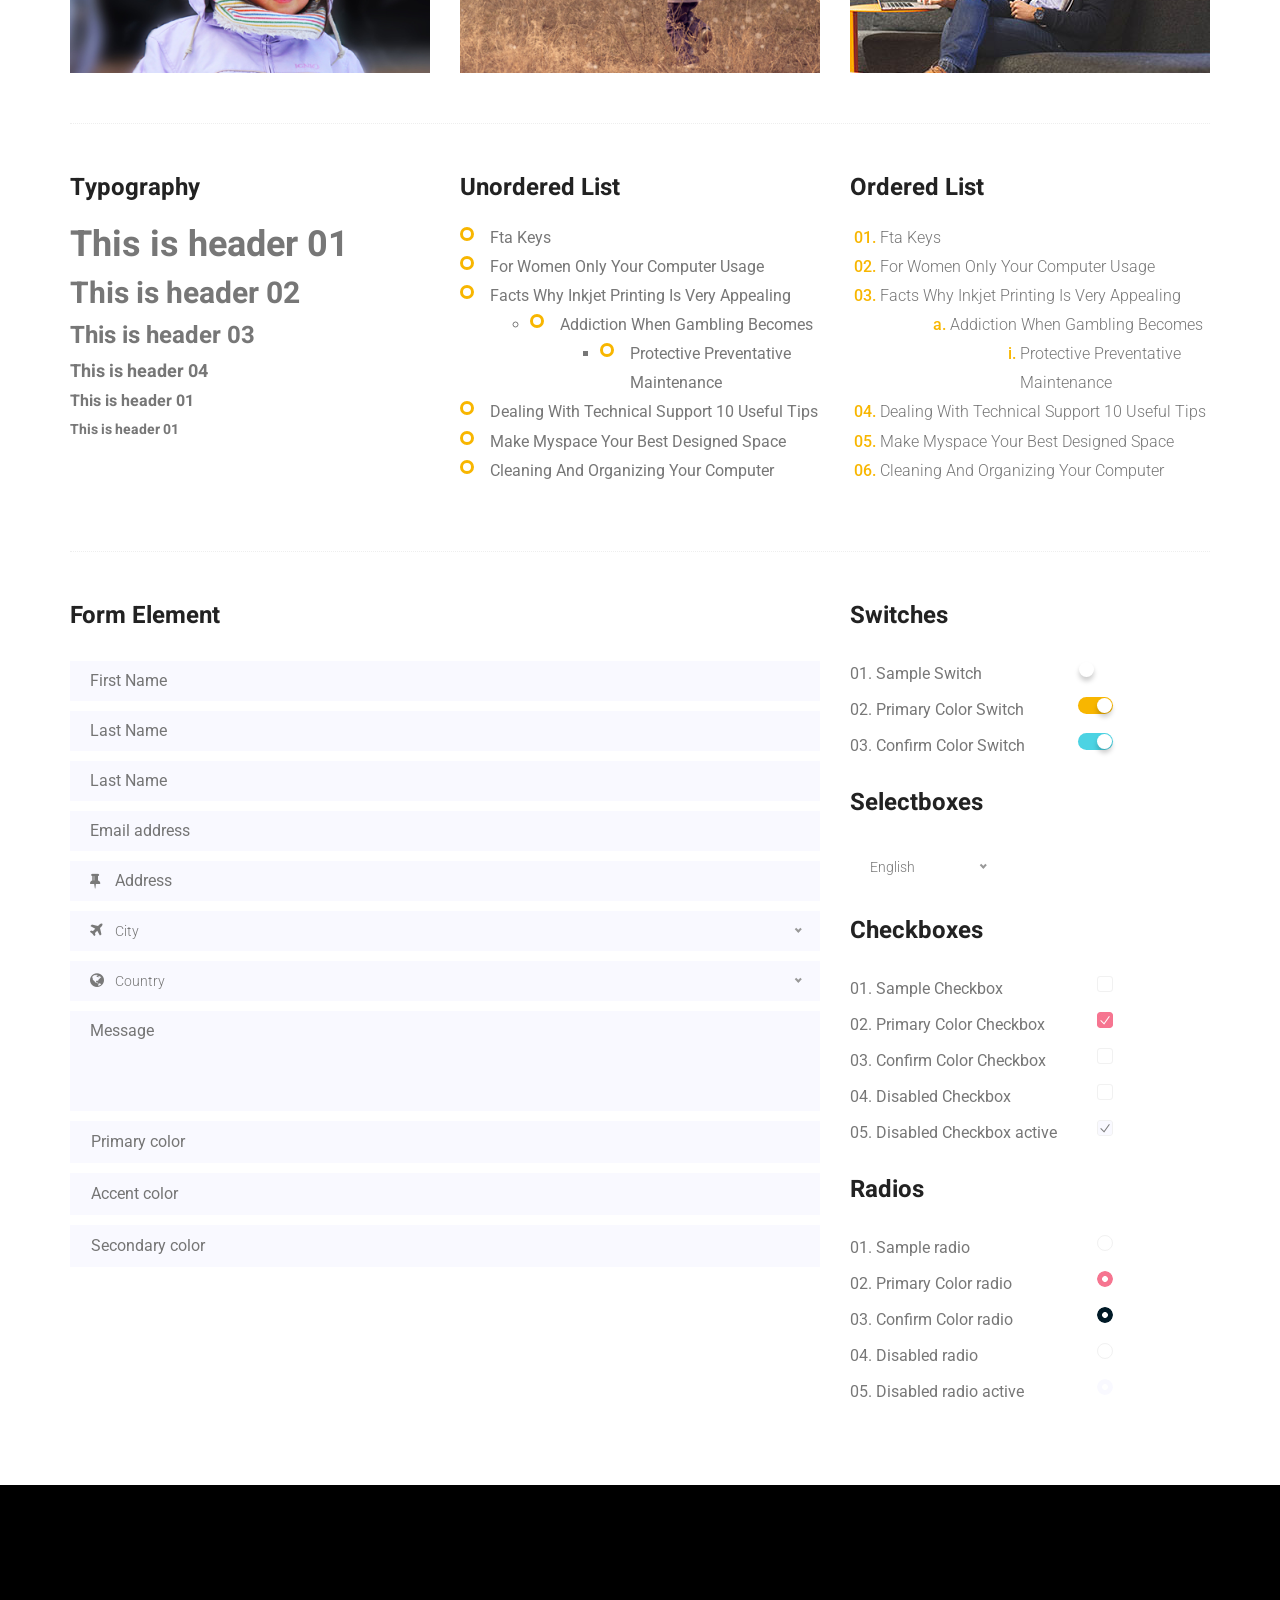
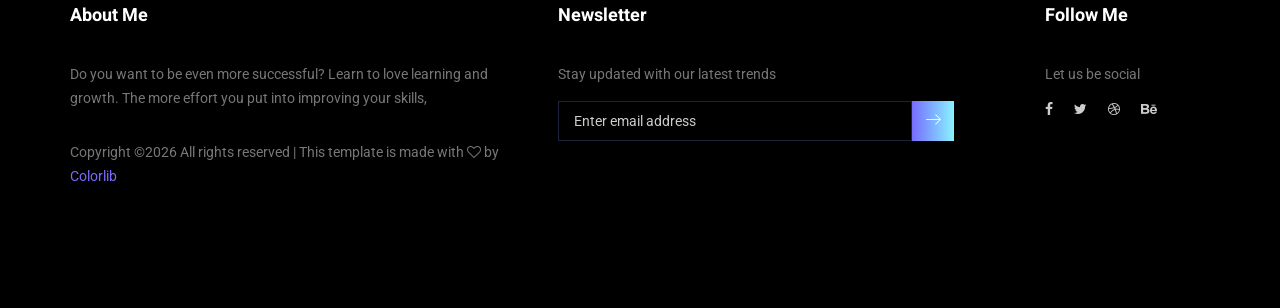
<file: elements.html>
<!doctype html>
<html lang="en">
    <head>
        <!-- Required meta tags -->
        <meta charset="utf-8">
        <meta name="viewport" content="width=device-width, initial-scale=1, shrink-to-fit=no">
        <link rel="icon" href="img/favicon.png" type="image/png">
        <title>MeetMe Personal</title>
        <!-- Bootstrap CSS -->
        <link rel="stylesheet" href="css/bootstrap.css">
        <link rel="stylesheet" href="vendors/linericon/style.css">
        <link rel="stylesheet" href="css/font-awesome.min.css">
        <link rel="stylesheet" href="vendors/owl-carousel/owl.carousel.min.css">
        <link rel="stylesheet" href="vendors/lightbox/simpleLightbox.css">
        <link rel="stylesheet" href="vendors/nice-select/css/nice-select.css">
        <link rel="stylesheet" href="vendors/animate-css/animate.css">
        <link rel="stylesheet" href="vendors/popup/magnific-popup.css">
        <!-- main css -->
        <link rel="stylesheet" href="css/style.css">
        <link rel="stylesheet" href="css/responsive.css">
    </head>
    <body>
        
        <!--================Header Menu Area =================-->
        <header class="header_area">
            <div class="main_menu">
            	<nav class="navbar navbar-expand-lg navbar-light">
					<div class="container box_1620">
						<!-- Brand and toggle get grouped for better mobile display -->
						<a class="navbar-brand logo_h" href="index.html"><img src="img/logo.png" alt=""></a>
						<button class="navbar-toggler" type="button" data-toggle="collapse" data-target="#navbarSupportedContent" aria-controls="navbarSupportedContent" aria-expanded="false" aria-label="Toggle navigation">
							<span class="icon-bar"></span>
							<span class="icon-bar"></span>
							<span class="icon-bar"></span>
						</button>
						<!-- Collect the nav links, forms, and other content for toggling -->
						<div class="collapse navbar-collapse offset" id="navbarSupportedContent">
							<ul class="nav navbar-nav menu_nav ml-auto">
								<li class="nav-item active"><a class="nav-link" href="index.html">Home</a></li> 
								<li class="nav-item"><a class="nav-link" href="about-us.html">About</a></li> 
								<li class="nav-item"><a class="nav-link" href="services.html">Services</a></li> 
								<li class="nav-item submenu dropdown">
									<a href="#" class="nav-link dropdown-toggle" data-toggle="dropdown" role="button" aria-haspopup="true" aria-expanded="false">Pages</a>
									<ul class="dropdown-menu">
										<li class="nav-item"><a class="nav-link" href="portfolio.html">Portfolio</a></li>
										<li class="nav-item"><a class="nav-link" href="elements.html">Elements</a></li>
									</ul>
								</li> 
								<li class="nav-item submenu dropdown">
									<a href="#" class="nav-link dropdown-toggle" data-toggle="dropdown" role="button" aria-haspopup="true" aria-expanded="false">Blog</a>
									<ul class="dropdown-menu">
										<li class="nav-item"><a class="nav-link" href="blog.html">Blog</a></li>
										<li class="nav-item"><a class="nav-link" href="single-blog.html">Blog Details</a></li>
									</ul>
								</li> 
								<li class="nav-item"><a class="nav-link" href="contact.html">Contact</a></li>
							</ul>
						</div> 
					</div>
            	</nav>
            </div>
        </header>
        <!--================Header Menu Area =================-->
        
        <!--================Home Banner Area =================-->
        <section class="banner_area">
            <div class="box_1620">
				<div class="banner_inner d-flex align-items-center">
					<div class="container">
						<div class="banner_content text-center">
							<h2>Elements</h2>
							<div class="page_link">
								<a href="index.html">Home</a>
								<a href="elements.html">Elements</a>
							</div>
						</div>
					</div>
				</div>
            </div>
        </section>
        <!--================End Home Banner Area =================-->
        
        
        <!-- Start Sample Area -->
			<section class="sample-text-area">
				<div class="container">
					<h3 class="text-heading title_color">Text Sample</h3>
					<p class="sample-text">
						Every avid independent filmmaker has <b>Bold</b> about making that <i>Italic</i> interest documentary, or short film to show off their creative prowess. Many have great ideas and want to “wow” the<sup>Superscript</sup> scene, or video renters with their big project.  But once you have the<sub>Subscript</sub> “in the can” (no easy feat), how do you move from a <del>Strike</del> through of master DVDs with the <u>“Underline”</u> marked hand-written title inside a secondhand CD case, to a pile of cardboard boxes full of shiny new, retail-ready DVDs, with UPC barcodes and polywrap sitting on your doorstep?  You need to create eye-popping artwork and have your project replicated. Using a reputable full service DVD Replication company like PacificDisc, Inc. to partner with is certainly a helpful option to ensure a professional end result, but to help with your DVD replication project, here are 4 easy steps to follow for good DVD replication results: 

					</p>
				</div>
			</section>
			<!-- End Sample Area -->
			<!-- Start Button -->
			<section class="button-area">
				<div class="container border-top-generic">
					<h3 class="text-heading title_color">Sample Buttons</h3>
					<div class="button-group-area">
						<a href="#" class="genric-btn default">Default</a>
						<a href="#" class="genric-btn primary">Primary</a>
						<a href="#" class="genric-btn success">Success</a>
						<a href="#" class="genric-btn info">Info</a>
						<a href="#" class="genric-btn warning">Warning</a>
						<a href="#" class="genric-btn danger">Danger</a>
						<a href="#" class="genric-btn link">Link</a>
						<a href="#" class="genric-btn disable">Disable</a>
					</div>
					<div class="button-group-area mt-10">
						<a href="#" class="genric-btn default-border">Default</a>
						<a href="#" class="genric-btn primary-border">Primary</a>
						<a href="#" class="genric-btn success-border">Success</a>
						<a href="#" class="genric-btn info-border">Info</a>
						<a href="#" class="genric-btn warning-border">Warning</a>
						<a href="#" class="genric-btn danger-border">Danger</a>
						<a href="#" class="genric-btn link-border">Link</a>
						<a href="#" class="genric-btn disable">Disable</a>
					</div>
					<div class="button-group-area mt-40">
						<a href="#" class="genric-btn default radius">Default</a>
						<a href="#" class="genric-btn primary radius">Primary</a>
						<a href="#" class="genric-btn success radius">Success</a>
						<a href="#" class="genric-btn info radius">Info</a>
						<a href="#" class="genric-btn warning radius">Warning</a>
						<a href="#" class="genric-btn danger radius">Danger</a>
						<a href="#" class="genric-btn link radius">Link</a>
						<a href="#" class="genric-btn disable radius">Disable</a>
					</div>
					<div class="button-group-area mt-10">
						<a href="#" class="genric-btn default-border radius">Default</a>
						<a href="#" class="genric-btn primary-border radius">Primary</a>
						<a href="#" class="genric-btn success-border radius">Success</a>
						<a href="#" class="genric-btn info-border radius">Info</a>
						<a href="#" class="genric-btn warning-border radius">Warning</a>
						<a href="#" class="genric-btn danger-border radius">Danger</a>
						<a href="#" class="genric-btn link-border radius">Link</a>
						<a href="#" class="genric-btn disable radius">Disable</a>
					</div>
					<div class="button-group-area mt-40">
						<a href="#" class="genric-btn default circle">Default</a>
						<a href="#" class="genric-btn primary circle">Primary</a>
						<a href="#" class="genric-btn success circle">Success</a>
						<a href="#" class="genric-btn info circle">Info</a>
						<a href="#" class="genric-btn warning circle">Warning</a>
						<a href="#" class="genric-btn danger circle">Danger</a>
						<a href="#" class="genric-btn link circle">Link</a>
						<a href="#" class="genric-btn disable circle">Disable</a>
					</div>
					<div class="button-group-area mt-10">
						<a href="#" class="genric-btn default-border circle">Default</a>
						<a href="#" class="genric-btn primary-border circle">Primary</a>
						<a href="#" class="genric-btn success-border circle">Success</a>
						<a href="#" class="genric-btn info-border circle">Info</a>
						<a href="#" class="genric-btn warning-border circle">Warning</a>
						<a href="#" class="genric-btn danger-border circle">Danger</a>
						<a href="#" class="genric-btn link-border circle">Link</a>
						<a href="#" class="genric-btn disable circle">Disable</a>
					</div>
					<div class="button-group-area mt-40">
						<a href="#" class="genric-btn default circle arrow">Default<span class="lnr lnr-arrow-right"></span></a>
						<a href="#" class="genric-btn primary circle arrow">Primary<span class="lnr lnr-arrow-right"></span></a>
						<a href="#" class="genric-btn success circle arrow">Success<span class="lnr lnr-arrow-right"></span></a>
						<a href="#" class="genric-btn info circle arrow">Info<span class="lnr lnr-arrow-right"></span></a>
						<a href="#" class="genric-btn warning circle arrow">Warning<span class="lnr lnr-arrow-right"></span></a>
						<a href="#" class="genric-btn danger circle arrow">Danger<span class="lnr lnr-arrow-right"></span></a>
					</div>
					<div class="button-group-area mt-10">
						<a href="#" class="genric-btn default-border circle arrow">Default<span class="lnr lnr-arrow-right"></span></a>
						<a href="#" class="genric-btn primary-border circle arrow">Primary<span class="lnr lnr-arrow-right"></span></a>
						<a href="#" class="genric-btn success-border circle arrow">Success<span class="lnr lnr-arrow-right"></span></a>
						<a href="#" class="genric-btn info-border circle arrow">Info<span class="lnr lnr-arrow-right"></span></a>
						<a href="#" class="genric-btn warning-border circle arrow">Warning<span class="lnr lnr-arrow-right"></span></a>
						<a href="#" class="genric-btn danger-border circle arrow">Danger<span class="lnr lnr-arrow-right"></span></a>
					</div>
					<div class="button-group-area mt-40">
						<a href="#" class="genric-btn primary e-large">Extra Large</a>
						<a href="#" class="genric-btn success large">Large</a>
						<a href="#" class="genric-btn primary">Default</a>
						<a href="#" class="genric-btn success medium">Medium</a>
						<a href="#" class="genric-btn primary small">Small</a>
					</div>
					<div class="button-group-area mt-10">
						<a href="#" class="genric-btn primary-border e-large">Extra Large</a>
						<a href="#" class="genric-btn success-border large">Large</a>
						<a href="#" class="genric-btn primary-border">Default</a>
						<a href="#" class="genric-btn success-border medium">Medium</a>
						<a href="#" class="genric-btn primary-border small">Small</a>
					</div>
				</div>
			</section>
			<!-- End Button -->
			<!-- Start Align Area -->
			<div class="whole-wrap">
				<div class="container">
					<div class="section-top-border">
						<h3 class="mb-30 title_color">Left Aligned</h3>
						<div class="row">
							<div class="col-md-3">
								<img src="img/elements/d.jpg" alt="" class="img-fluid">
							</div>
							<div class="col-md-9 mt-sm-20 left-align-p">
								<p>Recently, the US Federal government banned online casinos from operating in America by making it illegal to transfer money to them through any US bank or payment system. As a result of this law, most of the popular online casino networks such as Party Gaming and PlayTech left the United States. Overnight, online casino players found themselves being chased by the Federal government. But, after a fortnight, the online casino industry came up with a solution and new online casinos started taking root. These began to operate under a different business umbrella, and by doing that, rendered the transfer of money to and from them legal. A major part of this was enlisting electronic banking systems that would accept this new clarification and start doing business with me. Listed in this article are the electronic banking systems that accept players from the United States that wish to play in online casinos.</p>
							</div>
						</div>
					</div>
					<div class="section-top-border text-right">
						<h3 class="mb-30 title_color">Right Aligned</h3>
						<div class="row">
							<div class="col-md-9">
								<p class="text-right">Over time, even the most sophisticated, memory packed computer can begin to run slow if we don’t do something to prevent it. The reason why has less to do with how computers are made and how they age and more to do with the way we use them. You see, all of the daily tasks that we do on our PC from running programs to downloading and deleting software can make our computer sluggish. To keep this from happening, you need to understand the reasons why your PC is getting slower and do something to keep your PC running at its best. You can do this through regular maintenance and PC performance optimization programs</p>
								<p class="text-right">Before we discuss all of the things that could be affecting your PC’s performance, let’s talk a little about what symptoms</p>
							</div>
							<div class="col-md-3">
								<img src="img/elements/d.jpg" alt="" class="img-fluid">
							</div>
						</div>
					</div>
					<div class="section-top-border">
						<h3 class="mb-30 title_color">Definition</h3>
						<div class="row">
							<div class="col-md-4">
								<div class="single-defination">
									<h4 class="mb-20">Definition 01</h4>
									<p>Recently, the US Federal government banned online casinos from operating in America by making it illegal to transfer money to them through any US bank or payment system. As a result of this law, most of the popular online casino networks</p>
								</div>
							</div>
							<div class="col-md-4">
								<div class="single-defination">
									<h4 class="mb-20">Definition 02</h4>
									<p>Recently, the US Federal government banned online casinos from operating in America by making it illegal to transfer money to them through any US bank or payment system. As a result of this law, most of the popular online casino networks</p>
								</div>
							</div>
							<div class="col-md-4">
								<div class="single-defination">
									<h4 class="mb-20">Definition 03</h4>
									<p>Recently, the US Federal government banned online casinos from operating in America by making it illegal to transfer money to them through any US bank or payment system. As a result of this law, most of the popular online casino networks</p>
								</div>
							</div>
						</div>
					</div>
					<div class="section-top-border">
						<h3 class="mb-30 title_color">Block Quotes</h3>
						<div class="row">
							<div class="col-lg-12">
								<blockquote class="generic-blockquote">
									“Recently, the US Federal government banned online casinos from operating in America by making it illegal to transfer money to them through any US bank or payment system. As a result of this law, most of the popular online casino networks such as Party Gaming and PlayTech left the United States. Overnight, online casino players found themselves being chased by the Federal government. But, after a fortnight, the online casino industry came up with a solution and new online casinos started taking root. These began to operate under a different business umbrella, and by doing that, rendered the transfer of money to and from them legal. A major part of this was enlisting electronic banking systems that would accept this new clarification and start doing business with me. Listed in this article are the electronic banking” 
								</blockquote>
							</div>
						</div>
					</div>
					<div class="section-top-border">
						<h3 class="mb-30 title_color">Table</h3>
						<div class="progress-table-wrap">
							<div class="progress-table">
								<div class="table-head">
									<div class="serial">#</div>
									<div class="country">Countries</div>
									<div class="visit">Visits</div>
									<div class="percentage">Percentages</div>
								</div>
								<div class="table-row">
									<div class="serial">01</div>
									<div class="country"> <img src="img/elements/f1.jpg" alt="flag">Canada</div>
									<div class="visit">645032</div>
									<div class="percentage">
										<div class="progress">
											<div class="progress-bar color-1" role="progressbar" style="width: 80%" aria-valuenow="80" aria-valuemin="0" aria-valuemax="100"></div>
										</div>
									</div>
								</div>
								<div class="table-row">
									<div class="serial">02</div>
									<div class="country"> <img src="img/elements/f2.jpg" alt="flag">Canada</div>
									<div class="visit">645032</div>
									<div class="percentage">
										<div class="progress">
											<div class="progress-bar color-2" role="progressbar" style="width: 30%" aria-valuenow="30" aria-valuemin="0" aria-valuemax="100"></div>
										</div>
									</div>
								</div>
								<div class="table-row">
									<div class="serial">03</div>
									<div class="country"> <img src="img/elements/f3.jpg" alt="flag">Canada</div>
									<div class="visit">645032</div>
									<div class="percentage">
										<div class="progress">
											<div class="progress-bar color-3" role="progressbar" style="width: 55%" aria-valuenow="55" aria-valuemin="0" aria-valuemax="100"></div>
										</div>
									</div>
								</div>
								<div class="table-row">
									<div class="serial">04</div>
									<div class="country"> <img src="img/elements/f4.jpg" alt="flag">Canada</div>
									<div class="visit">645032</div>
									<div class="percentage">
										<div class="progress">
											<div class="progress-bar color-4" role="progressbar" style="width: 60%" aria-valuenow="60" aria-valuemin="0" aria-valuemax="100"></div>
										</div>
									</div>
								</div>
								<div class="table-row">
									<div class="serial">05</div>
									<div class="country"> <img src="img/elements/f5.jpg" alt="flag">Canada</div>
									<div class="visit">645032</div>
									<div class="percentage">
										<div class="progress">
											<div class="progress-bar color-5" role="progressbar" style="width: 40%" aria-valuenow="40" aria-valuemin="0" aria-valuemax="100"></div>
										</div>
									</div>
								</div>
								<div class="table-row">
									<div class="serial">06</div>
									<div class="country"> <img src="img/elements/f6.jpg" alt="flag">Canada</div>
									<div class="visit">645032</div>
									<div class="percentage">
										<div class="progress">
											<div class="progress-bar color-6" role="progressbar" style="width: 70%" aria-valuenow="70" aria-valuemin="0" aria-valuemax="100"></div>
										</div>
									</div>
								</div>
								<div class="table-row">
									<div class="serial">07</div>
									<div class="country"> <img src="img/elements/f7.jpg" alt="flag">Canada</div>
									<div class="visit">645032</div>
									<div class="percentage">
										<div class="progress">
											<div class="progress-bar color-7" role="progressbar" style="width: 30%" aria-valuenow="30" aria-valuemin="0" aria-valuemax="100"></div>
										</div>
									</div>
								</div>
								<div class="table-row">
									<div class="serial">08</div>
									<div class="country"> <img src="img/elements/f8.jpg" alt="flag">Canada</div>
									<div class="visit">645032</div>
									<div class="percentage">
										<div class="progress">
											<div class="progress-bar color-8" role="progressbar" style="width: 60%" aria-valuenow="60" aria-valuemin="0" aria-valuemax="100"></div>
										</div>
									</div>
								</div>
							</div>
						</div>
					</div>
					<div class="section-top-border">
						<h3 class="title_color">Image Gallery</h3>
						<div class="row gallery-item">
							<div class="col-md-4">
								<a href="img/elements/g1.jpg" class="img-gal"><div class="single-gallery-image" style="background: url(img/elements/g1.jpg);"></div></a>
							</div>
							<div class="col-md-4">
								<a href="img/elements/g2.jpg" class="img-gal"><div class="single-gallery-image" style="background: url(img/elements/g2.jpg);"></div></a>
							</div>
							<div class="col-md-4">
								<a href="img/elements/g3.jpg" class="img-gal"><div class="single-gallery-image" style="background: url(img/elements/g3.jpg);"></div></a>
							</div>
							<div class="col-md-6">
								<a href="img/elements/g4.jpg" class="img-gal"><div class="single-gallery-image" style="background: url(img/elements/g4.jpg);"></div></a>
							</div>
							<div class="col-md-6">
								<a href="img/elements/g5.jpg" class="img-gal"><div class="single-gallery-image" style="background: url(img/elements/g5.jpg);"></div></a>
							</div>
							<div class="col-md-4">
								<a href="img/elements/g6.jpg" class="img-gal"><div class="single-gallery-image" style="background: url(img/elements/g6.jpg);"></div></a>
							</div>
							<div class="col-md-4">
								<a href="img/elements/g7.jpg" class="img-gal"><div class="single-gallery-image" style="background: url(img/elements/g7.jpg);"></div></a>
							</div>
							<div class="col-md-4">
								<a href="img/elements/g8.jpg" class="img-gal"><div class="single-gallery-image" style="background: url(img/elements/g8.jpg);"></div></a>
							</div>
						</div>
					</div>
					<div class="section-top-border">
						<div class="row">
							<div class="col-lg-4 col-sm-6 typo-sec">
								<h3 class="mb-20 title_color">Typography</h3>
								<div class="typography">
									<h1 class="typo-list">This is header 01</h1>
									<h2 class="typo-list">This is header 02</h2>
									<h3 class="typo-list">This is header 03</h3>
									<h4 class="typo-list">This is header 04</h4>
									<h5 class="typo-list">This is header 01</h5>
									<h6 class="typo-list">This is header 01</h6>
								</div>
							</div>
							<div class="col-lg-4 col-sm-6 mt-sm-30 typo-sec">
								<h3 class="mb-20 title_color">Unordered List</h3>
								<div class="">
									<ul class="unordered-list">
										<li>Fta Keys</li>
										<li>For Women Only Your Computer Usage</li>
										<li>Facts Why Inkjet Printing Is Very Appealing
											<ul>
												<li>Addiction When Gambling Becomes
													<ul>
														<li>Protective Preventative Maintenance</li>
													</ul>
												</li>
											</ul>
										</li>
										<li>Dealing With Technical Support 10 Useful Tips</li>
										<li>Make Myspace Your Best Designed Space</li>
										<li>Cleaning And Organizing Your Computer</li>
									</ul>
								</div>
							</div>
							<div class="col-lg-4 col-sm-6 mt-sm-30 typo-sec">
								<h3 class="mb-20 title_color">Ordered List</h3>
								<div class="">
									<ol class="ordered-list">
										<li><span>Fta Keys</span></li>
										<li><span>For Women Only Your Computer Usage</span></li>
										<li><span>Facts Why Inkjet Printing Is Very Appealing</span>
											<ol class="ordered-list-alpha">
												<li><span>Addiction When Gambling Becomes</span>
													<ol class="ordered-list-roman">
														<li><span>Protective Preventative Maintenance</span></li>
													</ol>
												</li>
											</ol>
										</li>
										<li><span>Dealing With Technical Support 10 Useful Tips</span></li>
										<li><span>Make Myspace Your Best Designed Space</span></li>
										<li><span>Cleaning And Organizing Your Computer</span></li>
									</ol>
								</div>
							</div>
						</div>
					</div>
					<div class="section-top-border">
						<div class="row">
							<div class="col-lg-8 col-md-8">
								<h3 class="mb-30 title_color">Form Element</h3>
								<form action="#">
									<div class="mt-10">
										<input type="text" name="first_name" placeholder="First Name" onfocus="this.placeholder = ''" onblur="this.placeholder = 'First Name'" required class="single-input">
									</div>
									<div class="mt-10">
										<input type="text" name="last_name" placeholder="Last Name" onfocus="this.placeholder = ''" onblur="this.placeholder = 'Last Name'" required class="single-input">
									</div>
									<div class="mt-10">
										<input type="text" name="last_name" placeholder="Last Name" onfocus="this.placeholder = ''" onblur="this.placeholder = 'Last Name'" required class="single-input">
									</div>
									<div class="mt-10">
										<input type="email" name="EMAIL" placeholder="Email address" onfocus="this.placeholder = ''" onblur="this.placeholder = 'Email address'" required class="single-input">
									</div>
									<div class="input-group-icon mt-10">
										<div class="icon"><i class="fa fa-thumb-tack" aria-hidden="true"></i></div>
										<input type="text" name="address" placeholder="Address" onfocus="this.placeholder = ''" onblur="this.placeholder = 'Address'" required class="single-input">
									</div>
									<div class="input-group-icon mt-10">
										<div class="icon"><i class="fa fa-plane" aria-hidden="true"></i></div>
										<div class="form-select" id="default-select">
											<select>
												<option value="1">City</option>
												<option value="1">Dhaka</option>
												<option value="1">Dilli</option>
												<option value="1">Newyork</option>
												<option value="1">Islamabad</option>
											</select>
										</div>
									</div>
									<div class="input-group-icon mt-10">
										<div class="icon"><i class="fa fa-globe" aria-hidden="true"></i></div>
										<div class="form-select" id="default-select2">
											<select>
												<option value="1">Country</option>
												<option value="1">Bangladesh</option>
												<option value="1">India</option>
												<option value="1">England</option>
												<option value="1">Srilanka</option>
											</select>
										</div>
									</div>
									
									<div class="mt-10">
										<textarea class="single-textarea" placeholder="Message" onfocus="this.placeholder = ''" onblur="this.placeholder = 'Message'" required></textarea>
									</div>
									<div class="mt-10">
										<input type="text" name="first_name" placeholder="Primary color" onfocus="this.placeholder = ''" onblur="this.placeholder = 'Primary color'" required class="single-input-primary">
									</div>
									<div class="mt-10">
										<input type="text" name="first_name" placeholder="Accent color" onfocus="this.placeholder = ''" onblur="this.placeholder = 'Accent color'" required class="single-input-accent">
									</div>
									<div class="mt-10">
										<input type="text" name="first_name" placeholder="Secondary color" onfocus="this.placeholder = ''" onblur="this.placeholder = 'Secondary color'" required class="single-input-secondary">
									</div>
								</form>
							</div>
							<div class="col-lg-3 col-md-4 mt-sm-30 element-wrap">
								<div class="single-element-widget">
									<h3 class="mb-30 title_color">Switches</h3>
									<div class="switch-wrap d-flex justify-content-between">
										<p>01. Sample Switch</p>
										<div class="primary-switch">
											<input type="checkbox" id="default-switch">
											<label for="default-switch"></label>
										</div>
									</div>
									<div class="switch-wrap d-flex justify-content-between">
										<p>02. Primary Color Switch</p>
										<div class="primary-switch">
											<input type="checkbox" id="primary-switch" checked>
											<label for="primary-switch"></label>
										</div>
									</div>
									<div class="switch-wrap d-flex justify-content-between">
										<p>03. Confirm Color Switch</p>
										<div class="confirm-switch">
											<input type="checkbox" id="confirm-switch" checked>
											<label for="confirm-switch"></label>
										</div>
									</div>
								</div>
								<div class="single-element-widget">
									<h3 class="mb-30 title_color">Selectboxes</h3>
									<div class="default-select" id="default-select">
										<select>
											<option value="1">English</option>
											<option value="1">Spanish</option>
											<option value="1">Arabic</option>
											<option value="1">Portuguise</option>
											<option value="1">Bengali</option>
										</select>
									</div>
								</div>
								<div class="single-element-widget">
									<h3 class="mb-30 title_color">Checkboxes</h3>
									<div class="switch-wrap d-flex justify-content-between">
										<p>01. Sample Checkbox</p>
										<div class="primary-checkbox">
											<input type="checkbox" id="default-checkbox">
											<label for="default-checkbox"></label>
										</div>
									</div>
									<div class="switch-wrap d-flex justify-content-between">
										<p>02. Primary Color Checkbox</p>
										<div class="primary-checkbox">
											<input type="checkbox" id="primary-checkbox" checked>
											<label for="primary-checkbox"></label>
										</div>
									</div>
									<div class="switch-wrap d-flex justify-content-between">
										<p>03. Confirm Color Checkbox</p>
										<div class="confirm-checkbox">
											<input type="checkbox" id="confirm-checkbox">
											<label for="confirm-checkbox"></label>
										</div>
									</div>
									<div class="switch-wrap d-flex justify-content-between">
										<p>04. Disabled Checkbox</p>
										<div class="disabled-checkbox">
											<input type="checkbox" id="disabled-checkbox" disabled>
											<label for="disabled-checkbox"></label>
										</div>
									</div>
									<div class="switch-wrap d-flex justify-content-between">
										<p>05. Disabled Checkbox active</p>
										<div class="disabled-checkbox">
											<input type="checkbox" id="disabled-checkbox-active" checked disabled>
											<label for="disabled-checkbox-active"></label>
										</div>
									</div>
								</div>
								<div class="single-element-widget">
									<h3 class="mb-30 title_color">Radios</h3>
									<div class="switch-wrap d-flex justify-content-between">
										<p>01. Sample radio</p>
										<div class="primary-radio">
											<input type="checkbox" id="default-radio">
											<label for="default-radio"></label>
										</div>
									</div>
									<div class="switch-wrap d-flex justify-content-between">
										<p>02. Primary Color radio</p>
										<div class="primary-radio">
											<input type="checkbox" id="primary-radio" checked>
											<label for="primary-radio"></label>
										</div>
									</div>
									<div class="switch-wrap d-flex justify-content-between">
										<p>03. Confirm Color radio</p>
										<div class="confirm-radio">
											<input type="checkbox" id="confirm-radio" checked>
											<label for="confirm-radio"></label>
										</div>
									</div>
									<div class="switch-wrap d-flex justify-content-between">
										<p>04. Disabled radio</p>
										<div class="disabled-radio">
											<input type="checkbox" id="disabled-radio" disabled>
											<label for="disabled-radio"></label>
										</div>
									</div>
									<div class="switch-wrap d-flex justify-content-between">
										<p>05. Disabled radio active</p>
										<div class="disabled-radio">
											<input type="checkbox" id="disabled-radio-active" checked disabled>
											<label for="disabled-radio-active"></label>
										</div>
									</div>
								</div>
							</div>
						</div>
					</div>
				</div>
			</div>
			<!-- End Align Area -->
        
        
        <!--================Footer Area =================-->
        <footer class="footer_area p_120">
        	<div class="container">
        		<div class="row footer_inner">
        			<div class="col-lg-5 col-sm-6">
        				<aside class="f_widget ab_widget">
        					<div class="f_title">
        						<h3>About Me</h3>
        					</div>
        					<p>Do you want to be even more successful? Learn to love learning and growth. The more effort you put into improving your skills,</p>
        					<p><!-- Link back to Colorlib can't be removed. Template is licensed under CC BY 3.0. -->
Copyright &copy;<script>document.write(new Date().getFullYear());</script> All rights reserved | This template is made with <i class="fa fa-heart-o" aria-hidden="true"></i> by <a href="https://colorlib.com" target="_blank">Colorlib</a>
<!-- Link back to Colorlib can't be removed. Template is licensed under CC BY 3.0. --></p>
        				</aside>
        			</div>
        			<div class="col-lg-5 col-sm-6">
        				<aside class="f_widget news_widget">
        					<div class="f_title">
        						<h3>Newsletter</h3>
        					</div>
        					<p>Stay updated with our latest trends</p>
        					<div id="mc_embed_signup">
                                <form target="_blank" action="https://spondonit.us12.list-manage.com/subscribe/post?u=1462626880ade1ac87bd9c93a&amp;id=92a4423d01" method="get" class="subscribe_form relative">
                                	<div class="input-group d-flex flex-row">
                                        <input name="EMAIL" placeholder="Enter email address" onfocus="this.placeholder = ''" onblur="this.placeholder = 'Email Address '" required="" type="email">
                                        <button class="btn sub-btn"><span class="lnr lnr-arrow-right"></span></button>		
                                    </div>				
                                    <div class="mt-10 info"></div>
                                </form>
                            </div>
        				</aside>
        			</div>
        			<div class="col-lg-2">
        				<aside class="f_widget social_widget">
        					<div class="f_title">
        						<h3>Follow Me</h3>
        					</div>
        					<p>Let us be social</p>
        					<ul class="list">
        						<li><a href="#"><i class="fa fa-facebook"></i></a></li>
        						<li><a href="#"><i class="fa fa-twitter"></i></a></li>
        						<li><a href="#"><i class="fa fa-dribbble"></i></a></li>
        						<li><a href="#"><i class="fa fa-behance"></i></a></li>
        					</ul>
        				</aside>
        			</div>
        		</div>
        	</div>
        </footer>
        <!--================End Footer Area =================-->
        
        
        
        
        <!-- Optional JavaScript -->
        <!-- jQuery first, then Popper.js, then Bootstrap JS -->
        <script src="js/jquery-3.3.1.min.js"></script>
        <script src="js/popper.js"></script>
        <script src="js/bootstrap.min.js"></script>
        <script src="js/stellar.js"></script>
        <script src="vendors/lightbox/simpleLightbox.min.js"></script>
        <script src="vendors/nice-select/js/jquery.nice-select.min.js"></script>
        <script src="vendors/isotope/imagesloaded.pkgd.min.js"></script>
        <script src="vendors/isotope/isotope.pkgd.min.js"></script>
        <script src="vendors/owl-carousel/owl.carousel.min.js"></script>
        <script src="vendors/popup/jquery.magnific-popup.min.js"></script>
        <script src="js/jquery.ajaxchimp.min.js"></script>
        <script src="vendors/counter-up/jquery.waypoints.min.js"></script>
        <script src="vendors/counter-up/jquery.counterup.min.js"></script>
        <script src="js/mail-script.js"></script>
        <script src="js/theme.js"></script>
    </body>
</html>
</file>
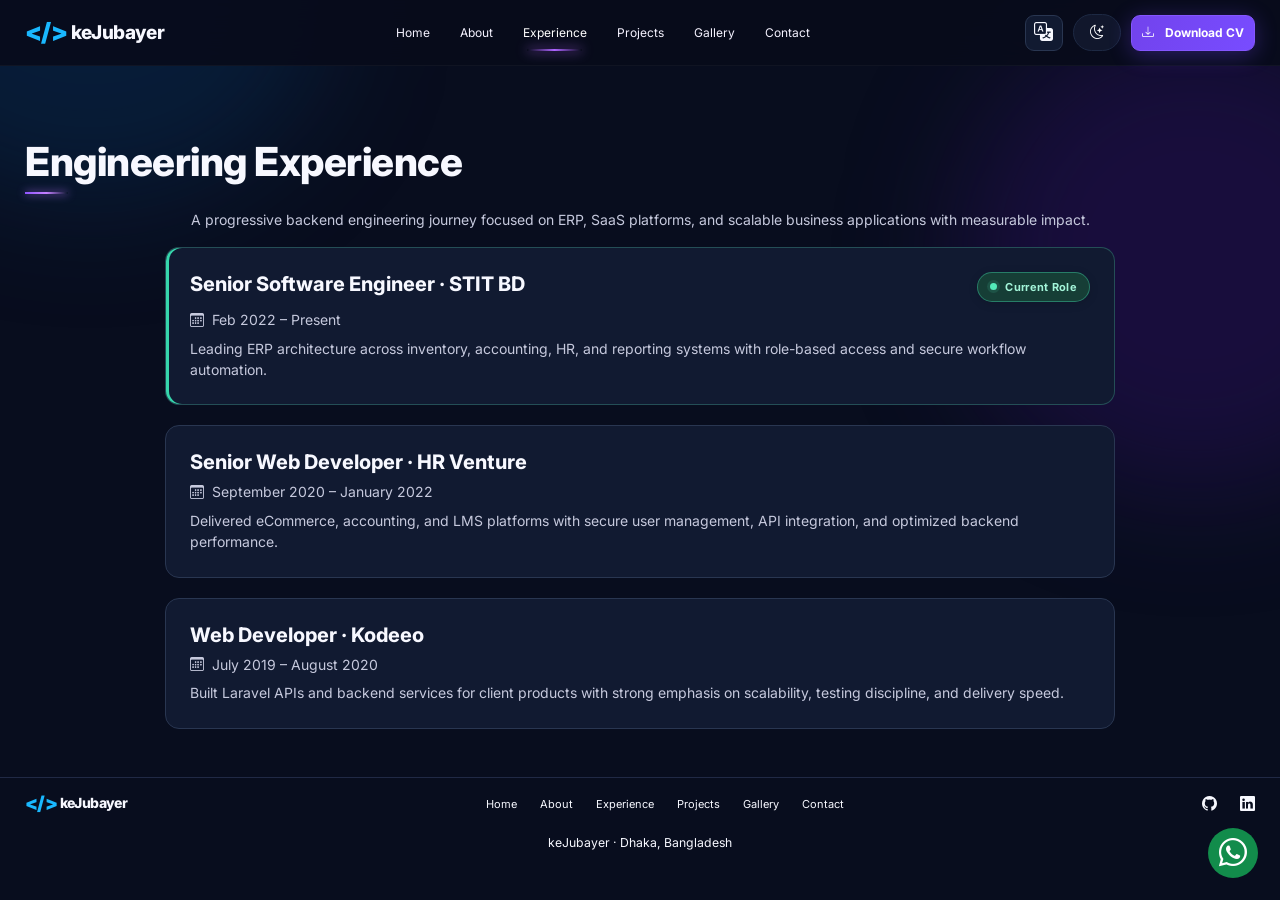
<file: experience.html>
<!doctype html>
<html lang="en">
<head>
<meta charset="utf-8">
<meta name="viewport" content="width=device-width,initial-scale=1">
<meta name="theme-color" content="#080d1e">
<meta name="description" content="Explore the backend engineering career of Khondoker Eftakhar Jubayer at STIT BD, HR Venture and Kodeeo, spanning ERP, eCommerce, LMS and Laravel APIs.">
<title>Software Engineering Experience | keJubayer</title>
<link href="https://cdn.jsdelivr.net/npm/bootstrap@5.3.3/dist/css/bootstrap.min.css" rel="stylesheet">
<link href="https://cdn.jsdelivr.net/npm/bootstrap-icons@1.11.3/font/bootstrap-icons.min.css" rel="stylesheet">
<link rel="stylesheet" href="styles.css">
<meta name="author" content="Khondoker Eftakhar Jubayer">
<meta name="robots" content="index, follow, max-image-preview:large">
<meta name="twitter:card" content="summary_large_image">
<meta name="twitter:title" content="Software Engineering Experience | keJubayer">
<meta name="twitter:description" content="Explore the backend engineering career of Khondoker Eftakhar Jubayer at STIT BD, HR Venture and Kodeeo, spanning ERP, eCommerce, LMS and Laravel APIs.">
<meta name="twitter:image" content="https://kejubayer.github.io/assets/main-portrait.png">
<meta name="twitter:image:alt" content="Portrait of Khondoker Eftakhar Jubayer">
<meta name="twitter:creator" content="@kejubayer">
<meta property="og:type" content="website">
<meta property="og:locale" content="en_US">
<meta property="og:site_name" content="keJubayer">
<meta property="og:title" content="Software Engineering Experience | keJubayer">
<meta property="og:description" content="Explore the backend engineering career of Khondoker Eftakhar Jubayer at STIT BD, HR Venture and Kodeeo, spanning ERP, eCommerce, LMS and Laravel APIs.">
<meta property="og:url" content="https://kejubayer.github.io/experience.html">
<meta property="og:image" content="https://kejubayer.github.io/assets/main-portrait.png">
<meta property="og:image:width" content="1254">
<meta property="og:image:height" content="1254">
<meta property="og:image:alt" content="Portrait of Khondoker Eftakhar Jubayer">
<link rel="canonical" href="https://kejubayer.github.io/experience.html">
<link rel="icon" type="image/svg+xml" href="assets/favicon.svg">
<link rel="preconnect" href="https://cdn.jsdelivr.net" crossorigin>
<link rel="preconnect" href="https://fonts.googleapis.com">
<link rel="preconnect" href="https://fonts.gstatic.com" crossorigin>
<script type="application/ld+json">
{
  "@context": "https://schema.org",
  "@graph": [
    {
      "@type": "Person",
      "@id": "https://kejubayer.github.io/#person",
      "name": "Khondoker Eftakhar Jubayer",
      "alternateName": "keJubayer",
      "url": "https://kejubayer.github.io/",
      "image": "https://kejubayer.github.io/assets/main-portrait.png",
      "jobTitle": "Senior Software Engineer",
      "worksFor": {
        "@type": "Organization",
        "name": "STIT BD",
        "url": "https://stitbd.com/"
      },
      "address": {
        "@type": "PostalAddress",
        "addressLocality": "Dhaka",
        "addressCountry": "BD"
      },
      "sameAs": [
        "https://github.com/kejubayer",
        "https://www.linkedin.com/in/kejubayer/",
        "https://x.com/kejubayer",
        "https://www.facebook.com/engr.k.e.jubayer"
      ],
      "knowsAbout": [
        "PHP",
        "Laravel",
        "CodeIgniter",
        "MySQL",
        "ERP systems",
        "SaaS",
        "REST APIs"
      ]
    },
    {
      "@type": "WebSite",
      "@id": "https://kejubayer.github.io/#website",
      "url": "https://kejubayer.github.io/",
      "name": "keJubayer",
      "alternateName": "Khondoker Eftakhar Jubayer",
      "inLanguage": "en",
      "publisher": {
        "@id": "https://kejubayer.github.io/#person"
      }
    },
    {
      "@type": "WebPage",
      "@id": "https://kejubayer.github.io/experience.html#webpage",
      "url": "https://kejubayer.github.io/experience.html",
      "name": "Software Engineering Experience | keJubayer",
      "description": "Explore the backend engineering career of Khondoker Eftakhar Jubayer at STIT BD, HR Venture and Kodeeo, spanning ERP, eCommerce, LMS and Laravel APIs.",
      "inLanguage": "en",
      "isPartOf": {
        "@id": "https://kejubayer.github.io/#website"
      },
      "about": {
        "@id": "https://kejubayer.github.io/#person"
      },
      "primaryImageOfPage": {
        "@type": "ImageObject",
        "url": "https://kejubayer.github.io/assets/main-portrait.png"
      },
      "breadcrumb": {
        "@id": "https://kejubayer.github.io/experience.html#breadcrumb"
      }
    },
    {
      "@type": "BreadcrumbList",
      "@id": "https://kejubayer.github.io/experience.html#breadcrumb",
      "itemListElement": [
        {
          "@type": "ListItem",
          "position": 1,
          "name": "Home",
          "item": "https://kejubayer.github.io/"
        },
        {
          "@type": "ListItem",
          "position": 2,
          "name": "Engineering Experience",
          "item": "https://kejubayer.github.io/experience.html"
        }
      ]
    }
  ]
}
</script>
</head>
<body>
<a class="visually-hidden-focusable" href="#main-content">Skip to main content</a>
<div class="ambient ambient-a">
</div>
<div class="ambient ambient-b">
</div>
<header class="site-header fixed-top">
<nav class="navbar navbar-expand-lg container-xl px-3 px-xl-0">
<a class="navbar-brand brand" href="index.html">
<span class="code-mark">&lt;/&gt;</span> keJubayer</a>
<button class="navbar-toggler" type="button" data-bs-toggle="collapse" data-bs-target="#mainNav" aria-controls="mainNav" aria-expanded="false" aria-label="Toggle navigation">
<i class="bi bi-list">
</i>
</button>
<div class="collapse navbar-collapse" id="mainNav">
<ul class="navbar-nav mx-auto gap-lg-3">
<li class="nav-item">
<a class="nav-link " href="index.html">Home</a>
</li>
<li class="nav-item">
<a class="nav-link " href="about.html">About</a>
</li>
<li class="nav-item">
<a class="nav-link active" href="experience.html">Experience</a>
</li>
<li class="nav-item">
<a class="nav-link " href="projects.html">Projects</a>
</li>
<li class="nav-item">
<a class="nav-link" href="gallery.html">Gallery</a>
</li>
<li class="nav-item">
<a class="nav-link " href="contact.html">Contact</a>
</li>
</ul>
<div class="d-flex align-items-center gap-3 header-actions">
<div class="language-control notranslate" translate="no">
<button type="button" class="language-toggle" aria-label="Choose language" aria-expanded="false" aria-controls="languagePanel">
<i class="bi bi-translate" aria-hidden="true">
</i>
</button>
<div id="languagePanel" class="language-panel" hidden>
<div id="websiteTranslator" aria-label="Translate website">
<span class="translation-status" role="status">Loading languages…</span>
</div>
</div>
</div>
<button id="themeToggle" class="theme-toggle" aria-label="Toggle light mode">
<i class="bi bi-moon-stars">
</i>
</button>
<a href="assets/Jubayer_Modern_CV_With_Photo.pdf" class="btn btn-glow btn-sm" target="_blank" rel="noopener noreferrer">
<i class="bi bi-download me-2">
</i>Download CV</a>
</div>
</div>
</nav>
</header>
<main id="main-content" class="inner-content">
<section class="py-5 section-white" id="experience">
      <div class="container-xl px-3 px-xl-0">
        <h1 class="section-title page-title">Engineering Experience</h1>
        <p class="text-center text-muted experience-intro">
          A progressive backend engineering journey focused on ERP, SaaS
          platforms, and scalable business applications with measurable impact.
        </p>
        <div class="experience-timeline">
          <article class="exp-item">
            <span class="exp-dot" aria-hidden="true">
</span>
            <div class="experience-card current-role-card">
              <div
                class="d-flex flex-wrap justify-content-between align-items-start gap-2 mb-2"
              >
                <h3 class="h5 mb-0">Senior Software Engineer · STIT BD</h3>
                <span class="impact-tag current-role-badge">
<span class="current-role-dot" aria-hidden="true">
</span>Current Role</span>
              </div>
              <p class="experience-meta mb-2">
                <i class="bi bi-calendar3 me-1">
</i>Feb 2022 – Present
              </p>
              <p class="text-muted mb-0">
                Leading ERP architecture across inventory, accounting, HR, and
                reporting systems with role-based access and secure workflow
                automation.
              </p>
            </div>
          </article>
          <article class="exp-item">
            <span class="exp-dot" aria-hidden="true">
</span>
            <div class="experience-card">
              <h3 class="h5 mb-2">Senior Web Developer · HR Venture</h3>
              <p class="experience-meta mb-2">
                <i class="bi bi-calendar3 me-1">
</i>September 2020 – January
                2022
              </p>
              <p class="text-muted mb-0">
                Delivered eCommerce, accounting, and LMS platforms with secure
                user management, API integration, and optimized backend
                performance.
              </p>
            </div>
          </article>
          <article class="exp-item">
            <span class="exp-dot" aria-hidden="true">
</span>
            <div class="experience-card">
              <h3 class="h5 mb-2">Web Developer · Kodeeo</h3>
              <p class="experience-meta mb-2">
                <i class="bi bi-calendar3 me-1">
</i>July 2019 – August 2020
              </p>
              <p class="text-muted mb-0">
                Built Laravel APIs and backend services for client products with
                strong emphasis on scalability, testing discipline, and delivery
                speed.
              </p>
            </div>
          </article>
        </div>
      </div>
    </section>
</main>
<footer class="site-footer">
<div class="container-xl px-3 px-xl-0 d-flex flex-wrap align-items-center justify-content-between gap-3">
<a class="brand" href="index.html">
<span class="code-mark">&lt;/&gt;</span> keJubayer</a>
<div class="footer-links">
<a href="index.html">Home</a>
<a href="about.html">About</a>
<a href="experience.html">Experience</a>
<a href="projects.html">Projects</a>
<a href="gallery.html">Gallery</a>
<a href="contact.html">Contact</a>
</div>
<div class="footer-social">
<a href="https://github.com/kejubayer" aria-label="GitHub" target="_blank" rel="noopener noreferrer">
<i class="bi bi-github">
</i>
</a>
<a href="https://www.linkedin.com/in/kejubayer/" aria-label="LinkedIn" target="_blank" rel="noopener noreferrer">
<i class="bi bi-linkedin">
</i>
</a>
</div>
</div>
<p class="text-center small mt-3">keJubayer · Dhaka, Bangladesh</p>
</footer>
<a class="whatsapp-float" href="https://wa.me/8801710029052" aria-label="Chat on WhatsApp" target="_blank" rel="noopener noreferrer">
<i class="bi bi-whatsapp">
</i>
</a>
<dialog id="photoDialog">
<button type="button" aria-label="Close photo">×</button>
<img alt="" decoding="async">
</dialog>
<script src="https://cdn.jsdelivr.net/npm/bootstrap@5.3.3/dist/js/bootstrap.bundle.min.js"></script>
<script src="script.js"></script>
</body>
</html>
</file>
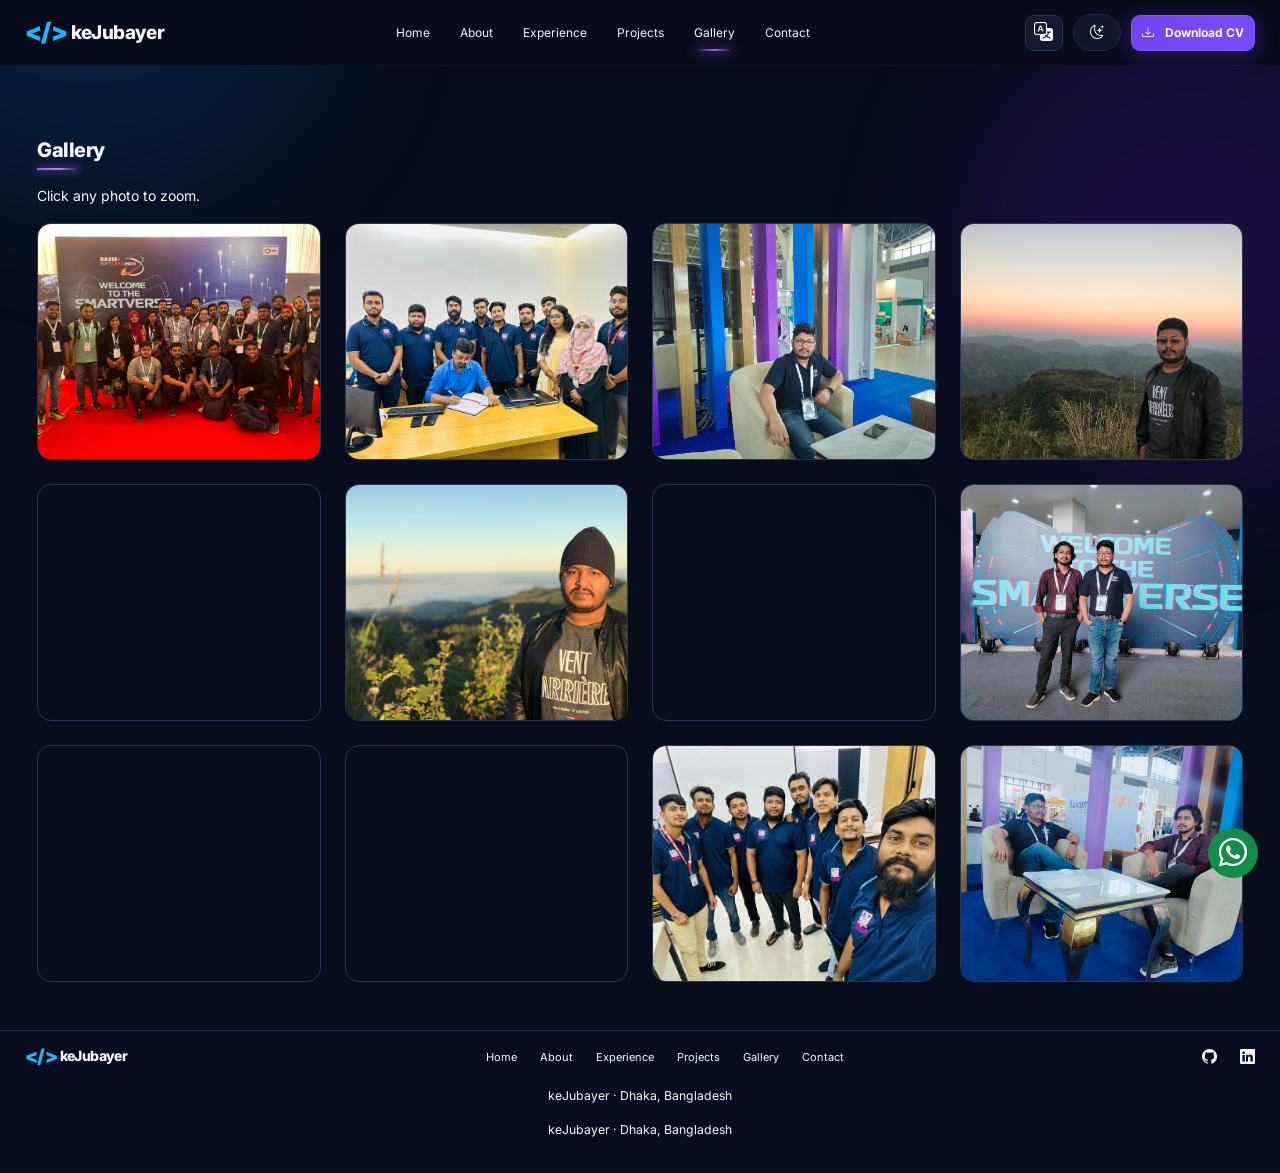
<file: gallery.html>
<!doctype html>
<html lang="en">
<head>
<meta charset="utf-8">
<meta name="viewport" content="width=device-width,initial-scale=1">
<meta name="theme-color" content="#080d1e">
<meta name="description" content="Browse the photo gallery of Khondoker Eftakhar Jubayer (keJubayer), a Senior Software Engineer based in Dhaka, Bangladesh.">
<title>Photo Gallery | Khondoker Eftakhar Jubayer</title>
<link href="https://cdn.jsdelivr.net/npm/bootstrap@5.3.3/dist/css/bootstrap.min.css" rel="stylesheet">
<link href="https://cdn.jsdelivr.net/npm/bootstrap-icons@1.11.3/font/bootstrap-icons.min.css" rel="stylesheet">
<link rel="stylesheet" href="styles.css">
<meta name="author" content="Khondoker Eftakhar Jubayer">
<meta name="robots" content="index, follow, max-image-preview:large">
<meta name="twitter:card" content="summary_large_image">
<meta name="twitter:title" content="Photo Gallery | Khondoker Eftakhar Jubayer">
<meta name="twitter:description" content="Browse the photo gallery of Khondoker Eftakhar Jubayer (keJubayer), a Senior Software Engineer based in Dhaka, Bangladesh.">
<meta name="twitter:image" content="https://kejubayer.github.io/assets/main-portrait.png">
<meta name="twitter:image:alt" content="Portrait of Khondoker Eftakhar Jubayer">
<meta name="twitter:creator" content="@kejubayer">
<meta property="og:type" content="website">
<meta property="og:locale" content="en_US">
<meta property="og:site_name" content="keJubayer">
<meta property="og:title" content="Photo Gallery | Khondoker Eftakhar Jubayer">
<meta property="og:description" content="Browse the photo gallery of Khondoker Eftakhar Jubayer (keJubayer), a Senior Software Engineer based in Dhaka, Bangladesh.">
<meta property="og:url" content="https://kejubayer.github.io/gallery.html">
<meta property="og:image" content="https://kejubayer.github.io/assets/main-portrait.png">
<meta property="og:image:width" content="1254">
<meta property="og:image:height" content="1254">
<meta property="og:image:alt" content="Portrait of Khondoker Eftakhar Jubayer">
<link rel="canonical" href="https://kejubayer.github.io/gallery.html">
<link rel="icon" type="image/svg+xml" href="assets/favicon.svg">
<link rel="preconnect" href="https://cdn.jsdelivr.net" crossorigin>
<link rel="preconnect" href="https://fonts.googleapis.com">
<link rel="preconnect" href="https://fonts.gstatic.com" crossorigin>
<script type="application/ld+json">
{
  "@context": "https://schema.org",
  "@graph": [
    {
      "@type": "Person",
      "@id": "https://kejubayer.github.io/#person",
      "name": "Khondoker Eftakhar Jubayer",
      "alternateName": "keJubayer",
      "url": "https://kejubayer.github.io/",
      "image": "https://kejubayer.github.io/assets/main-portrait.png",
      "jobTitle": "Senior Software Engineer",
      "worksFor": {
        "@type": "Organization",
        "name": "STIT BD",
        "url": "https://stitbd.com/"
      },
      "address": {
        "@type": "PostalAddress",
        "addressLocality": "Dhaka",
        "addressCountry": "BD"
      },
      "sameAs": [
        "https://github.com/kejubayer",
        "https://www.linkedin.com/in/kejubayer/",
        "https://x.com/kejubayer",
        "https://www.facebook.com/engr.k.e.jubayer"
      ],
      "knowsAbout": [
        "PHP",
        "Laravel",
        "CodeIgniter",
        "MySQL",
        "ERP systems",
        "SaaS",
        "REST APIs"
      ]
    },
    {
      "@type": "WebSite",
      "@id": "https://kejubayer.github.io/#website",
      "url": "https://kejubayer.github.io/",
      "name": "keJubayer",
      "alternateName": "Khondoker Eftakhar Jubayer",
      "inLanguage": "en",
      "publisher": {
        "@id": "https://kejubayer.github.io/#person"
      }
    },
    {
      "@type": "CollectionPage",
      "@id": "https://kejubayer.github.io/gallery.html#webpage",
      "url": "https://kejubayer.github.io/gallery.html",
      "name": "Photo Gallery | Khondoker Eftakhar Jubayer",
      "description": "Browse the photo gallery of Khondoker Eftakhar Jubayer (keJubayer), a Senior Software Engineer based in Dhaka, Bangladesh.",
      "inLanguage": "en",
      "isPartOf": {
        "@id": "https://kejubayer.github.io/#website"
      },
      "about": {
        "@id": "https://kejubayer.github.io/#person"
      },
      "primaryImageOfPage": {
        "@type": "ImageObject",
        "url": "https://kejubayer.github.io/assets/main-portrait.png"
      },
      "breadcrumb": {
        "@id": "https://kejubayer.github.io/gallery.html#breadcrumb"
      }
    },
    {
      "@type": "BreadcrumbList",
      "@id": "https://kejubayer.github.io/gallery.html#breadcrumb",
      "itemListElement": [
        {
          "@type": "ListItem",
          "position": 1,
          "name": "Home",
          "item": "https://kejubayer.github.io/"
        },
        {
          "@type": "ListItem",
          "position": 2,
          "name": "Photo Gallery",
          "item": "https://kejubayer.github.io/gallery.html"
        }
      ]
    }
  ]
}
</script>
</head>
<body>
<a class="visually-hidden-focusable" href="#main-content">Skip to main content</a>
<div class="ambient ambient-a">
</div>
<div class="ambient ambient-b">
</div>
<header class="site-header fixed-top">
<nav class="navbar navbar-expand-lg container-xl px-3 px-xl-0">
<a class="navbar-brand brand" href="index.html">
<span class="code-mark">&lt;/&gt;</span> keJubayer</a>
<button class="navbar-toggler" type="button" data-bs-toggle="collapse" data-bs-target="#mainNav" aria-controls="mainNav" aria-expanded="false" aria-label="Toggle navigation">
<i class="bi bi-list">
</i>
</button>
<div class="collapse navbar-collapse" id="mainNav">
<ul class="navbar-nav mx-auto gap-lg-3">
<li class="nav-item">
<a class="nav-link " href="index.html">Home</a>
</li>
<li class="nav-item">
<a class="nav-link" href="about.html">About</a>
</li>
<li class="nav-item">
<a class="nav-link " href="experience.html">Experience</a>
</li>
<li class="nav-item">
<a class="nav-link " href="projects.html">Projects</a>
</li>
<li class="nav-item">
<a class="nav-link active" href="gallery.html">Gallery</a>
</li>
<li class="nav-item">
<a class="nav-link " href="contact.html">Contact</a>
</li>
</ul>
<div class="d-flex align-items-center gap-3 header-actions">
<div class="language-control notranslate" translate="no">
<button type="button" class="language-toggle" aria-label="Choose language" aria-expanded="false" aria-controls="languagePanel">
<i class="bi bi-translate" aria-hidden="true">
</i>
</button>
<div id="languagePanel" class="language-panel" hidden>
<div id="websiteTranslator" aria-label="Translate website">
<span class="translation-status" role="status">Loading languages…</span>
</div>
</div>
</div>
<button id="themeToggle" class="theme-toggle" aria-label="Toggle light mode">
<i class="bi bi-moon-stars">
</i>
</button>
<a href="assets/Jubayer_Modern_CV_With_Photo.pdf" class="btn btn-glow btn-sm" target="_blank" rel="noopener noreferrer">
<i class="bi bi-download me-2">
</i>Download CV</a>
</div>
</div>
</nav>
</header>
<main id="main-content" class="inner-content">
<section class="py-5">
<div class="container-xl">
<h1 class="section-title">Gallery</h1>
<p>Click any photo to zoom.</p>
<div class="row g-4">
<div class="col-sm-6 col-lg-3">
<a href="photos/gallery/1.jpg" class="gallery-photo" data-gallery-photo>
<img src="photos/gallery/1.jpg" alt="keJubayer gallery photo 1" loading="lazy" decoding="async">
</a>
</div>
<div class="col-sm-6 col-lg-3">
<a href="photos/gallery/2.jpg" class="gallery-photo" data-gallery-photo>
<img src="photos/gallery/2.jpg" alt="keJubayer gallery photo 2" loading="lazy" decoding="async">
</a>
</div>
<div class="col-sm-6 col-lg-3">
<a href="photos/gallery/3.jpg" class="gallery-photo" data-gallery-photo>
<img src="photos/gallery/3.jpg" alt="keJubayer gallery photo 3" loading="lazy" decoding="async">
</a>
</div>
<div class="col-sm-6 col-lg-3">
<a href="photos/gallery/4.jpg" class="gallery-photo" data-gallery-photo>
<img src="photos/gallery/4.jpg" alt="keJubayer gallery photo 4" loading="lazy" decoding="async">
</a>
</div>
<div class="col-sm-6 col-lg-3">
<a href="photos/gallery/5.jpg" class="gallery-photo" data-gallery-photo>
<img src="photos/gallery/5.jpg" alt="keJubayer gallery photo 5" loading="lazy" decoding="async">
</a>
</div>
<div class="col-sm-6 col-lg-3">
<a href="photos/gallery/6.jpg" class="gallery-photo" data-gallery-photo>
<img src="photos/gallery/6.jpg" alt="keJubayer gallery photo 6" loading="lazy" decoding="async">
</a>
</div>
<div class="col-sm-6 col-lg-3">
<a href="photos/gallery/7.jpg" class="gallery-photo" data-gallery-photo>
<img src="photos/gallery/7.jpg" alt="keJubayer gallery photo 7" loading="lazy" decoding="async">
</a>
</div>
<div class="col-sm-6 col-lg-3">
<a href="photos/gallery/8.jpg" class="gallery-photo" data-gallery-photo>
<img src="photos/gallery/8.jpg" alt="keJubayer gallery photo 8" loading="lazy" decoding="async">
</a>
</div>
<div class="col-sm-6 col-lg-3">
<a href="photos/gallery/9.jpg" class="gallery-photo" data-gallery-photo>
<img src="photos/gallery/9.jpg" alt="keJubayer gallery photo 9" loading="lazy" decoding="async">
</a>
</div>
<div class="col-sm-6 col-lg-3">
<a href="photos/gallery/10.jpg" class="gallery-photo" data-gallery-photo>
<img src="photos/gallery/10.jpg" alt="keJubayer gallery photo 10" loading="lazy" decoding="async">
</a>
</div>
<div class="col-sm-6 col-lg-3">
<a href="photos/gallery/11.jpg" class="gallery-photo" data-gallery-photo>
<img src="photos/gallery/11.jpg" alt="keJubayer gallery photo 11" loading="lazy" decoding="async">
</a>
</div>
<div class="col-sm-6 col-lg-3">
<a href="photos/gallery/12.jpg" class="gallery-photo" data-gallery-photo>
<img src="photos/gallery/12.jpg" alt="keJubayer gallery photo 12" loading="lazy" decoding="async">
</a>
</div>
</div>
</div>
</section>
</main>
<footer class="site-footer">
<div class="container-xl px-3 px-xl-0 d-flex flex-wrap align-items-center justify-content-between gap-3">
<a class="brand" href="index.html">
<span class="code-mark">&lt;/&gt;</span> keJubayer</a>
<div class="footer-links">
<a href="index.html">Home</a>
<a href="about.html">About</a>
<a href="experience.html">Experience</a>
<a href="projects.html">Projects</a>
<a href="gallery.html">Gallery</a>
<a href="contact.html">Contact</a>
</div>
<div class="footer-social">
<a href="https://github.com/kejubayer" aria-label="GitHub" target="_blank" rel="noopener noreferrer">
<i class="bi bi-github">
</i>
</a>
<a href="https://www.linkedin.com/in/kejubayer/" aria-label="LinkedIn" target="_blank" rel="noopener noreferrer">
<i class="bi bi-linkedin">
</i>
</a>
</div>
</div>
<p class="text-center small mt-3">keJubayer · Dhaka, Bangladesh</p>
<p class="text-center small mt-3">keJubayer · Dhaka, Bangladesh</p>
</footer>
<a class="whatsapp-float" href="https://wa.me/8801710029052" aria-label="Chat on WhatsApp" target="_blank" rel="noopener noreferrer">
<i class="bi bi-whatsapp">
</i>
</a>
<dialog id="photoDialog">
<button type="button" aria-label="Close photo">×</button>
<img alt="" decoding="async">
</dialog>
<script src="https://cdn.jsdelivr.net/npm/bootstrap@5.3.3/dist/js/bootstrap.bundle.min.js"></script>
<script src="script.js"></script>
</body>
</html>
</file>
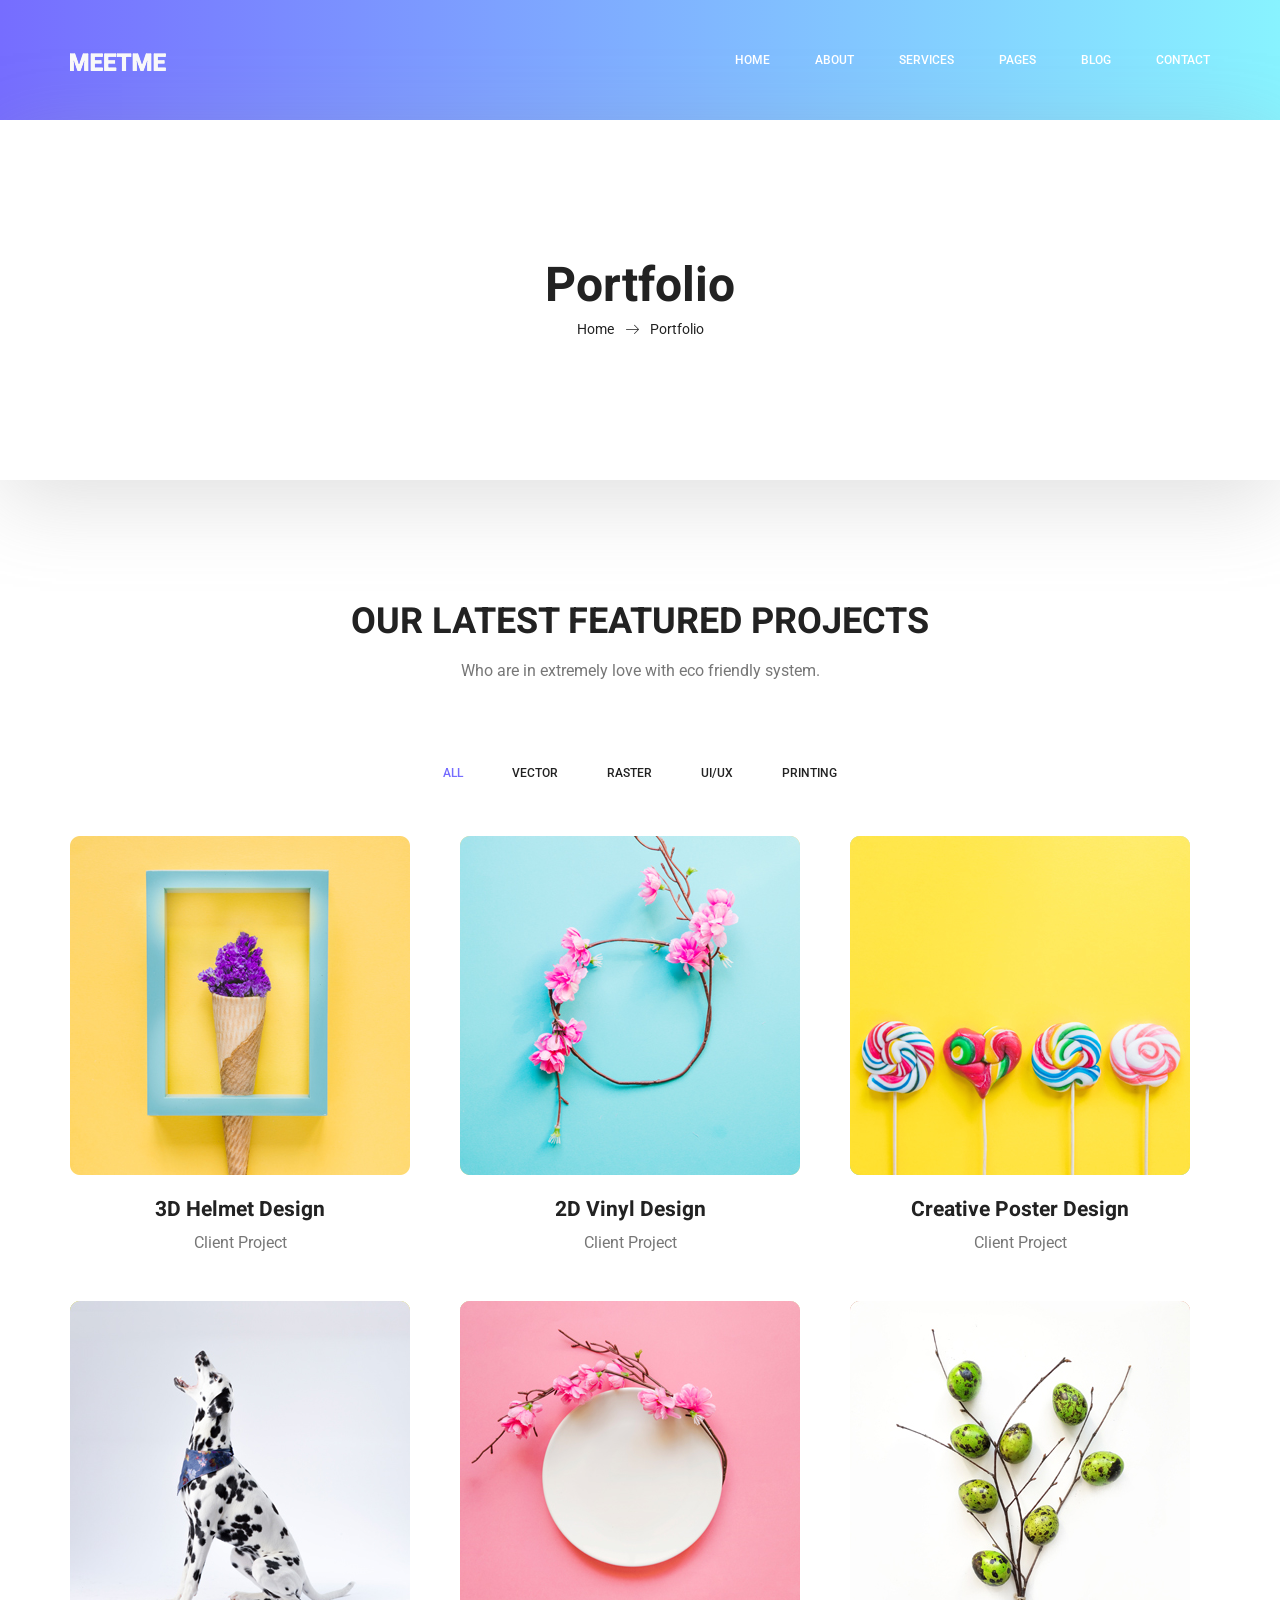
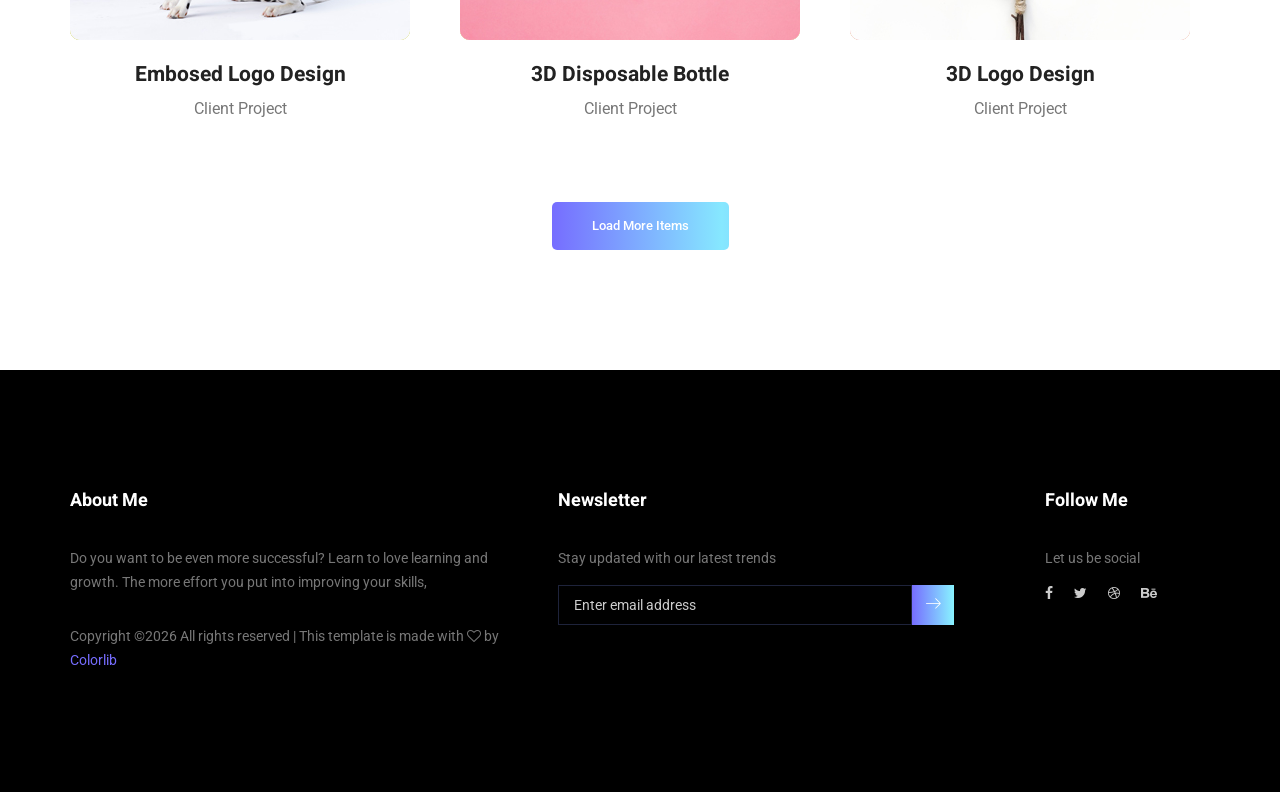
<file: portfolio.html>
<!doctype html>
<html lang="en">
    <head>
        <!-- Required meta tags -->
        <meta charset="utf-8">
        <meta name="viewport" content="width=device-width, initial-scale=1, shrink-to-fit=no">
        <link rel="icon" href="img/favicon.png" type="image/png">
        <title>MeetMe Personal</title>
        <!-- Bootstrap CSS -->
        <link rel="stylesheet" href="css/bootstrap.css">
        <link rel="stylesheet" href="vendors/linericon/style.css">
        <link rel="stylesheet" href="css/font-awesome.min.css">
        <link rel="stylesheet" href="vendors/owl-carousel/owl.carousel.min.css">
        <link rel="stylesheet" href="vendors/lightbox/simpleLightbox.css">
        <link rel="stylesheet" href="vendors/nice-select/css/nice-select.css">
        <link rel="stylesheet" href="vendors/animate-css/animate.css">
        <link rel="stylesheet" href="vendors/popup/magnific-popup.css">
        <link rel="stylesheet" href="vendors/flaticon/flaticon.css">
        <!-- main css -->
        <link rel="stylesheet" href="css/style.css">
        <link rel="stylesheet" href="css/responsive.css">
    </head>
    <body>
        
        <!--================Header Menu Area =================-->
        <header class="header_area">
            <div class="main_menu">
            	<nav class="navbar navbar-expand-lg navbar-light">
					<div class="container box_1620">
						<!-- Brand and toggle get grouped for better mobile display -->
						<a class="navbar-brand logo_h" href="index.html"><img src="img/logo.png" alt=""></a>
						<button class="navbar-toggler" type="button" data-toggle="collapse" data-target="#navbarSupportedContent" aria-controls="navbarSupportedContent" aria-expanded="false" aria-label="Toggle navigation">
							<span class="icon-bar"></span>
							<span class="icon-bar"></span>
							<span class="icon-bar"></span>
						</button>
						<!-- Collect the nav links, forms, and other content for toggling -->
						<div class="collapse navbar-collapse offset" id="navbarSupportedContent">
							<ul class="nav navbar-nav menu_nav ml-auto">
								<li class="nav-item active"><a class="nav-link" href="index.html">Home</a></li> 
								<li class="nav-item"><a class="nav-link" href="about-us.html">About</a></li> 
								<li class="nav-item"><a class="nav-link" href="services.html">Services</a></li> 
								<li class="nav-item submenu dropdown">
									<a href="#" class="nav-link dropdown-toggle" data-toggle="dropdown" role="button" aria-haspopup="true" aria-expanded="false">Pages</a>
									<ul class="dropdown-menu">
										<li class="nav-item"><a class="nav-link" href="portfolio.html">Portfolio</a></li>
										<li class="nav-item"><a class="nav-link" href="elements.html">Elements</a></li>
									</ul>
								</li> 
								<li class="nav-item submenu dropdown">
									<a href="#" class="nav-link dropdown-toggle" data-toggle="dropdown" role="button" aria-haspopup="true" aria-expanded="false">Blog</a>
									<ul class="dropdown-menu">
										<li class="nav-item"><a class="nav-link" href="blog.html">Blog</a></li>
										<li class="nav-item"><a class="nav-link" href="single-blog.html">Blog Details</a></li>
									</ul>
								</li> 
								<li class="nav-item"><a class="nav-link" href="contact.html">Contact</a></li>
							</ul>
						</div> 
					</div>
            	</nav>
            </div>
        </header>
        <!--================Header Menu Area =================-->
        
        <!--================Home Banner Area =================-->
        <section class="banner_area">
            <div class="box_1620">
				<div class="banner_inner d-flex align-items-center">
					<div class="container">
						<div class="banner_content text-center">
							<h2>Portfolio</h2>
							<div class="page_link">
								<a href="index.html">Home</a>
								<a href="portfolio.html">Portfolio</a>
							</div>
						</div>
					</div>
				</div>
            </div>
        </section>
        <!--================End Home Banner Area =================-->
        
        <!--================Home Gallery Area =================-->
        <section class="home_gallery_area p_120">
        	<div class="container">
        		<div class="main_title">
        			<h2>Our Latest Featured Projects</h2>
        			<p>Who are in extremely love with eco friendly system.</p>
        		</div>
        		<div class="isotope_fillter">
        			<ul class="gallery_filter list">
						<li class="active" data-filter="*"><a href="#">All</a></li>
						<li data-filter=".brand"><a href="#">Vector</a></li>
						<li data-filter=".manipul"><a href="#">Raster</a></li>
						<li data-filter=".creative"><a href="#">UI/UX</a></li>
						<li data-filter=".design"><a href="#">Printing</a></li>
					</ul>
        		</div>
        	</div>
        	<div class="container">
        		<div class="gallery_f_inner row imageGallery1">
        			<div class="col-lg-4 col-md-4 col-sm-6 brand manipul design print">
        				<div class="h_gallery_item">
        					<div class="g_img_item">
        						<img class="img-fluid" src="img/gallery/project-1.jpg" alt="">
        						<a class="light" href="img/gallery/project-1.jpg"><img src="img/gallery/icon.png" alt=""></a>
        					</div>
        					<div class="g_item_text">
        						<h4>3D Helmet Design</h4>
        						<p>Client Project</p>
        					</div>
        				</div>
        			</div>
        			<div class="col-lg-4 col-md-4 col-sm-6 brand manipul creative">
        				<div class="h_gallery_item">
        					<div class="g_img_item">
        						<img class="img-fluid" src="img/gallery/project-2.jpg" alt="">
        						<a class="light" href="img/gallery/project-2.jpg"><img src="img/gallery/icon.png" alt=""></a>
        					</div>
        					<div class="g_item_text">
        						<h4>2D Vinyl Design</h4>
        						<p>Client Project</p>
        					</div>
        				</div>
        			</div>
        			<div class="col-lg-4 col-md-4 col-sm-6 manipul creative design print">
        				<div class="h_gallery_item">
        					<div class="g_img_item">
        						<img class="img-fluid" src="img/gallery/project-3.jpg" alt="">
        						<a class="light" href="img/gallery/project-3.jpg"><img src="img/gallery/icon.png" alt=""></a>
        					</div>
        					<div class="g_item_text">
        						<h4>Creative Poster Design</h4>
        						<p>Client Project</p>
        					</div>
        				</div>
        			</div>
        			<div class="col-lg-4 col-md-4 col-sm-6 brand creative print">
        				<div class="h_gallery_item">
        					<div class="g_img_item">
        						<img class="img-fluid" src="img/gallery/project-4.jpg" alt="">
        						<a class="light" href="img/gallery/project-4.jpg"><img src="img/gallery/icon.png" alt=""></a>
        					</div>
        					<div class="g_item_text">
        						<h4>Embosed Logo Design</h4>
        						<p>Client Project</p>
        					</div>
        				</div>
        			</div>
        			<div class="col-lg-4 col-md-4 col-sm-6 brand manipul design">
        				<div class="h_gallery_item">
        					<div class="g_img_item">
        						<img class="img-fluid" src="img/gallery/project-5.jpg" alt="">
        						<a class="light" href="img/gallery/project-5.jpg"><img src="img/gallery/icon.png" alt=""></a>
        					</div>
        					<div class="g_item_text">
        						<h4>3D Disposable Bottle</h4>
        						<p>Client Project</p>
        					</div>
        				</div>
        			</div>
        			<div class="col-lg-4 col-md-4 col-sm-6 brand creative">
        				<div class="h_gallery_item">
        					<div class="g_img_item">
        						<img class="img-fluid" src="img/gallery/project-6.jpg" alt="">
        						<a class="light" href="img/gallery/project-6.jpg"><img src="img/gallery/icon.png" alt=""></a>
        					</div>
        					<div class="g_item_text">
        						<h4>3D Logo Design</h4>
        						<p>Client Project</p>
        					</div>
        				</div>
        			</div>
        		</div>
        		<div class="more_btn">
        			<a class="main_btn" href="#">Load More Items</a>
        		</div>
        	</div>
        </section>
        <!--================End Home Gallery Area =================-->
        
        <!--================Footer Area =================-->
        <footer class="footer_area p_120">
        	<div class="container">
        		<div class="row footer_inner">
        			<div class="col-lg-5 col-sm-6">
        				<aside class="f_widget ab_widget">
        					<div class="f_title">
        						<h3>About Me</h3>
        					</div>
        					<p>Do you want to be even more successful? Learn to love learning and growth. The more effort you put into improving your skills,</p>
        					<p><!-- Link back to Colorlib can't be removed. Template is licensed under CC BY 3.0. -->
Copyright &copy;<script>document.write(new Date().getFullYear());</script> All rights reserved | This template is made with <i class="fa fa-heart-o" aria-hidden="true"></i> by <a href="https://colorlib.com" target="_blank">Colorlib</a>
<!-- Link back to Colorlib can't be removed. Template is licensed under CC BY 3.0. --></p>
        				</aside>
        			</div>
        			<div class="col-lg-5 col-sm-6">
        				<aside class="f_widget news_widget">
        					<div class="f_title">
        						<h3>Newsletter</h3>
        					</div>
        					<p>Stay updated with our latest trends</p>
        					<div id="mc_embed_signup">
                                <form target="_blank" action="https://spondonit.us12.list-manage.com/subscribe/post?u=1462626880ade1ac87bd9c93a&amp;id=92a4423d01" method="get" class="subscribe_form relative">
                                	<div class="input-group d-flex flex-row">
                                        <input name="EMAIL" placeholder="Enter email address" onfocus="this.placeholder = ''" onblur="this.placeholder = 'Email Address '" required="" type="email">
                                        <button class="btn sub-btn"><span class="lnr lnr-arrow-right"></span></button>		
                                    </div>				
                                    <div class="mt-10 info"></div>
                                </form>
                            </div>
        				</aside>
        			</div>
        			<div class="col-lg-2">
        				<aside class="f_widget social_widget">
        					<div class="f_title">
        						<h3>Follow Me</h3>
        					</div>
        					<p>Let us be social</p>
        					<ul class="list">
        						<li><a href="#"><i class="fa fa-facebook"></i></a></li>
        						<li><a href="#"><i class="fa fa-twitter"></i></a></li>
        						<li><a href="#"><i class="fa fa-dribbble"></i></a></li>
        						<li><a href="#"><i class="fa fa-behance"></i></a></li>
        					</ul>
        				</aside>
        			</div>
        		</div>
        	</div>
        </footer>
        <!--================End Footer Area =================-->
        
        
        
        
        <!-- Optional JavaScript -->
        <!-- jQuery first, then Popper.js, then Bootstrap JS -->
        <script src="js/jquery-3.3.1.min.js"></script>
        <script src="js/popper.js"></script>
        <script src="js/bootstrap.min.js"></script>
        <script src="js/stellar.js"></script>
        <script src="vendors/lightbox/simpleLightbox.min.js"></script>
        <script src="vendors/nice-select/js/jquery.nice-select.min.js"></script>
        <script src="vendors/isotope/imagesloaded.pkgd.min.js"></script>
        <script src="vendors/isotope/isotope.pkgd.min.js"></script>
        <script src="vendors/owl-carousel/owl.carousel.min.js"></script>
        <script src="vendors/popup/jquery.magnific-popup.min.js"></script>
        <script src="js/jquery.ajaxchimp.min.js"></script>
        <script src="vendors/counter-up/jquery.waypoints.min.js"></script>
        <script src="vendors/counter-up/jquery.counterup.min.js"></script>
        <script src="js/mail-script.js"></script>
        <script src="js/theme.js"></script>
    </body>
</html>
</file>
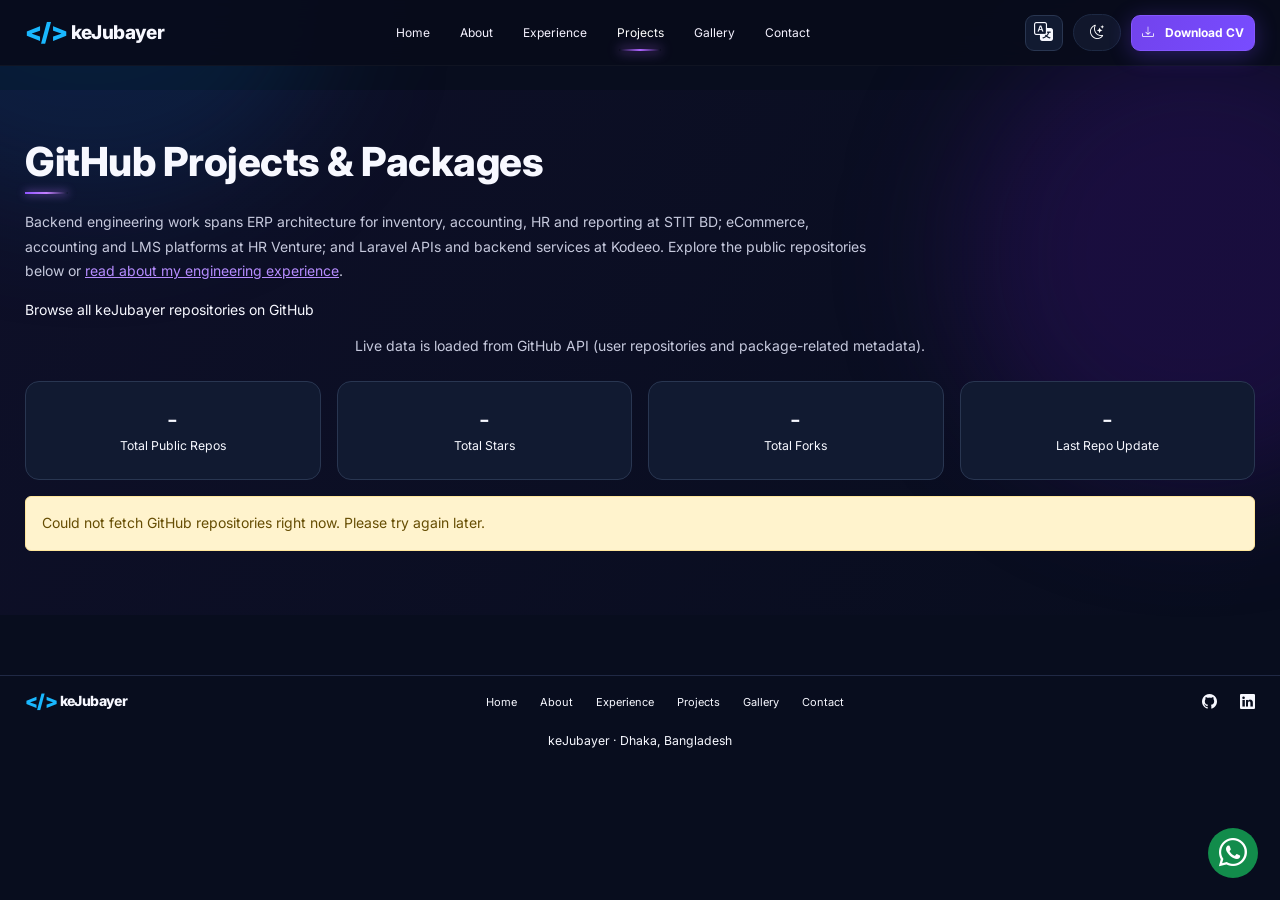
<file: projects.html>
<!doctype html>
<html lang="en">
<head>
<meta charset="utf-8">
<meta name="viewport" content="width=device-width,initial-scale=1">
<meta name="theme-color" content="#080d1e">
<meta name="description" content="Explore keJubayer’s GitHub repositories and backend expertise in Laravel APIs, ERP workflows, SaaS applications, database performance and integrations.">
<title>GitHub Projects &amp; Backend Engineering | keJubayer</title>
<link href="https://cdn.jsdelivr.net/npm/bootstrap@5.3.3/dist/css/bootstrap.min.css" rel="stylesheet">
<link href="https://cdn.jsdelivr.net/npm/bootstrap-icons@1.11.3/font/bootstrap-icons.min.css" rel="stylesheet">
<link rel="stylesheet" href="styles.css">
<meta name="author" content="Khondoker Eftakhar Jubayer">
<meta name="robots" content="index, follow, max-image-preview:large">
<meta name="twitter:card" content="summary_large_image">
<meta name="twitter:title" content="GitHub Projects &amp; Backend Engineering | keJubayer">
<meta name="twitter:description" content="Explore keJubayer’s GitHub repositories and backend expertise in Laravel APIs, ERP workflows, SaaS applications, database performance and integrations.">
<meta name="twitter:image" content="https://kejubayer.github.io/assets/main-portrait.png">
<meta name="twitter:image:alt" content="Portrait of Khondoker Eftakhar Jubayer">
<meta name="twitter:creator" content="@kejubayer">
<meta property="og:type" content="website">
<meta property="og:locale" content="en_US">
<meta property="og:site_name" content="keJubayer">
<meta property="og:title" content="GitHub Projects &amp; Backend Engineering | keJubayer">
<meta property="og:description" content="Explore keJubayer’s GitHub repositories and backend expertise in Laravel APIs, ERP workflows, SaaS applications, database performance and integrations.">
<meta property="og:url" content="https://kejubayer.github.io/projects.html">
<meta property="og:image" content="https://kejubayer.github.io/assets/main-portrait.png">
<meta property="og:image:width" content="1254">
<meta property="og:image:height" content="1254">
<meta property="og:image:alt" content="Portrait of Khondoker Eftakhar Jubayer">
<link rel="canonical" href="https://kejubayer.github.io/projects.html">
<link rel="icon" type="image/svg+xml" href="assets/favicon.svg">
<link rel="preconnect" href="https://cdn.jsdelivr.net" crossorigin>
<link rel="preconnect" href="https://fonts.googleapis.com">
<link rel="preconnect" href="https://fonts.gstatic.com" crossorigin>
<script type="application/ld+json">
{
  "@context": "https://schema.org",
  "@graph": [
    {
      "@type": "Person",
      "@id": "https://kejubayer.github.io/#person",
      "name": "Khondoker Eftakhar Jubayer",
      "alternateName": "keJubayer",
      "url": "https://kejubayer.github.io/",
      "image": "https://kejubayer.github.io/assets/main-portrait.png",
      "jobTitle": "Senior Software Engineer",
      "worksFor": {
        "@type": "Organization",
        "name": "STIT BD",
        "url": "https://stitbd.com/"
      },
      "address": {
        "@type": "PostalAddress",
        "addressLocality": "Dhaka",
        "addressCountry": "BD"
      },
      "sameAs": [
        "https://github.com/kejubayer",
        "https://www.linkedin.com/in/kejubayer/",
        "https://x.com/kejubayer",
        "https://www.facebook.com/engr.k.e.jubayer"
      ],
      "knowsAbout": [
        "PHP",
        "Laravel",
        "CodeIgniter",
        "MySQL",
        "ERP systems",
        "SaaS",
        "REST APIs"
      ]
    },
    {
      "@type": "WebSite",
      "@id": "https://kejubayer.github.io/#website",
      "url": "https://kejubayer.github.io/",
      "name": "keJubayer",
      "alternateName": "Khondoker Eftakhar Jubayer",
      "inLanguage": "en",
      "publisher": {
        "@id": "https://kejubayer.github.io/#person"
      }
    },
    {
      "@type": "CollectionPage",
      "@id": "https://kejubayer.github.io/projects.html#webpage",
      "url": "https://kejubayer.github.io/projects.html",
      "name": "GitHub Projects & Backend Engineering | keJubayer",
      "description": "Explore keJubayer’s GitHub repositories and backend expertise in Laravel APIs, ERP workflows, SaaS applications, database performance and integrations.",
      "inLanguage": "en",
      "isPartOf": {
        "@id": "https://kejubayer.github.io/#website"
      },
      "about": {
        "@id": "https://kejubayer.github.io/#person"
      },
      "primaryImageOfPage": {
        "@type": "ImageObject",
        "url": "https://kejubayer.github.io/assets/main-portrait.png"
      },
      "breadcrumb": {
        "@id": "https://kejubayer.github.io/projects.html#breadcrumb"
      }
    },
    {
      "@type": "BreadcrumbList",
      "@id": "https://kejubayer.github.io/projects.html#breadcrumb",
      "itemListElement": [
        {
          "@type": "ListItem",
          "position": 1,
          "name": "Home",
          "item": "https://kejubayer.github.io/"
        },
        {
          "@type": "ListItem",
          "position": 2,
          "name": "GitHub Projects & Packages",
          "item": "https://kejubayer.github.io/projects.html"
        }
      ]
    }
  ]
}
</script>
</head>
<body>
<a class="visually-hidden-focusable" href="#main-content">Skip to main content</a>
<div class="ambient ambient-a">
</div>
<div class="ambient ambient-b">
</div>
<header class="site-header fixed-top">
<nav class="navbar navbar-expand-lg container-xl px-3 px-xl-0">
<a class="navbar-brand brand" href="index.html">
<span class="code-mark">&lt;/&gt;</span> keJubayer</a>
<button class="navbar-toggler" type="button" data-bs-toggle="collapse" data-bs-target="#mainNav" aria-controls="mainNav" aria-expanded="false" aria-label="Toggle navigation">
<i class="bi bi-list">
</i>
</button>
<div class="collapse navbar-collapse" id="mainNav">
<ul class="navbar-nav mx-auto gap-lg-3">
<li class="nav-item">
<a class="nav-link " href="index.html">Home</a>
</li>
<li class="nav-item">
<a class="nav-link " href="about.html">About</a>
</li>
<li class="nav-item">
<a class="nav-link " href="experience.html">Experience</a>
</li>
<li class="nav-item">
<a class="nav-link active" href="projects.html">Projects</a>
</li>
<li class="nav-item">
<a class="nav-link" href="gallery.html">Gallery</a>
</li>
<li class="nav-item">
<a class="nav-link " href="contact.html">Contact</a>
</li>
</ul>
<div class="d-flex align-items-center gap-3 header-actions">
<div class="language-control notranslate" translate="no">
<button type="button" class="language-toggle" aria-label="Choose language" aria-expanded="false" aria-controls="languagePanel">
<i class="bi bi-translate" aria-hidden="true">
</i>
</button>
<div id="languagePanel" class="language-panel" hidden>
<div id="websiteTranslator" aria-label="Translate website">
<span class="translation-status" role="status">Loading languages…</span>
</div>
</div>
</div>
<button id="themeToggle" class="theme-toggle" aria-label="Toggle light mode">
<i class="bi bi-moon-stars">
</i>
</button>
<a href="assets/Jubayer_Modern_CV_With_Photo.pdf" class="btn btn-glow btn-sm" target="_blank" rel="noopener noreferrer">
<i class="bi bi-download me-2">
</i>Download CV</a>
</div>
</div>
</nav>
</header>
<main id="main-content" class="inner-content">
<section class="py-5 section-soft" id="github-packages">
      <div class="container-xl px-3 px-xl-0">
        <h1 class="section-title page-title">GitHub Projects & Packages</h1>
<p class="project-intro">Backend engineering work spans ERP architecture for inventory, accounting, HR and reporting at STIT BD; eCommerce, accounting and LMS platforms at HR Venture; and Laravel APIs and backend services at Kodeeo. Explore the public repositories below or <a href="experience.html">read about my engineering experience</a>.</p>
<p>
<a href="https://github.com/kejubayer?tab=repositories" target="_blank" rel="noopener noreferrer">Browse all keJubayer repositories on GitHub</a>
</p>
        <p class="text-center text-muted mb-4">
          Live data is loaded from GitHub API (user repositories and
          package-related metadata).
        </p>

        <div class="row g-3 mb-4" id="githubMetrics">
          <div class="col-md-3">
            <div class="metric-box">
              <div class="h4 mb-0" id="repoCount">-</div>
              <small>Total Public Repos</small>
            </div>
          </div>
          <div class="col-md-3">
            <div class="metric-box">
              <div class="h4 mb-0" id="starCount">-</div>
              <small>Total Stars</small>
            </div>
          </div>
          <div class="col-md-3">
            <div class="metric-box">
              <div class="h4 mb-0" id="forkCount">-</div>
              <small>Total Forks</small>
            </div>
          </div>
          <div class="col-md-3">
            <div class="metric-box">
              <div class="h4 mb-0" id="updatedAt">-</div>
              <small>Last Repo Update</small>
            </div>
          </div>
        </div>

        <div id="repoList" class="row g-4">
</div>
        <div id="repoError" class="alert alert-warning d-none mt-3">
</div>
        <noscript>
          <p class="text-center text-muted mt-3">
            Repository details load dynamically and require JavaScript. View
            all public repositories directly on
            <a href="https://github.com/kejubayer"
               target="_blank" rel="noopener noreferrer">github.com/kejubayer</a
            >.
          </p>
        </noscript>
      </div>
    </section>
</main>
<footer class="site-footer">
<div class="container-xl px-3 px-xl-0 d-flex flex-wrap align-items-center justify-content-between gap-3">
<a class="brand" href="index.html">
<span class="code-mark">&lt;/&gt;</span> keJubayer</a>
<div class="footer-links">
<a href="index.html">Home</a>
<a href="about.html">About</a>
<a href="experience.html">Experience</a>
<a href="projects.html">Projects</a>
<a href="gallery.html">Gallery</a>
<a href="contact.html">Contact</a>
</div>
<div class="footer-social">
<a href="https://github.com/kejubayer" aria-label="GitHub" target="_blank" rel="noopener noreferrer">
<i class="bi bi-github">
</i>
</a>
<a href="https://www.linkedin.com/in/kejubayer/" aria-label="LinkedIn" target="_blank" rel="noopener noreferrer">
<i class="bi bi-linkedin">
</i>
</a>
</div>
</div>
<p class="text-center small mt-3">keJubayer · Dhaka, Bangladesh</p>
</footer>
<a class="whatsapp-float" href="https://wa.me/8801710029052" aria-label="Chat on WhatsApp" target="_blank" rel="noopener noreferrer">
<i class="bi bi-whatsapp">
</i>
</a>
<dialog id="photoDialog">
<button type="button" aria-label="Close photo">×</button>
<img alt="" decoding="async">
</dialog>
<script src="https://cdn.jsdelivr.net/npm/bootstrap@5.3.3/dist/js/bootstrap.bundle.min.js"></script>
<script src="script.js"></script>
</body>
</html>
</file>
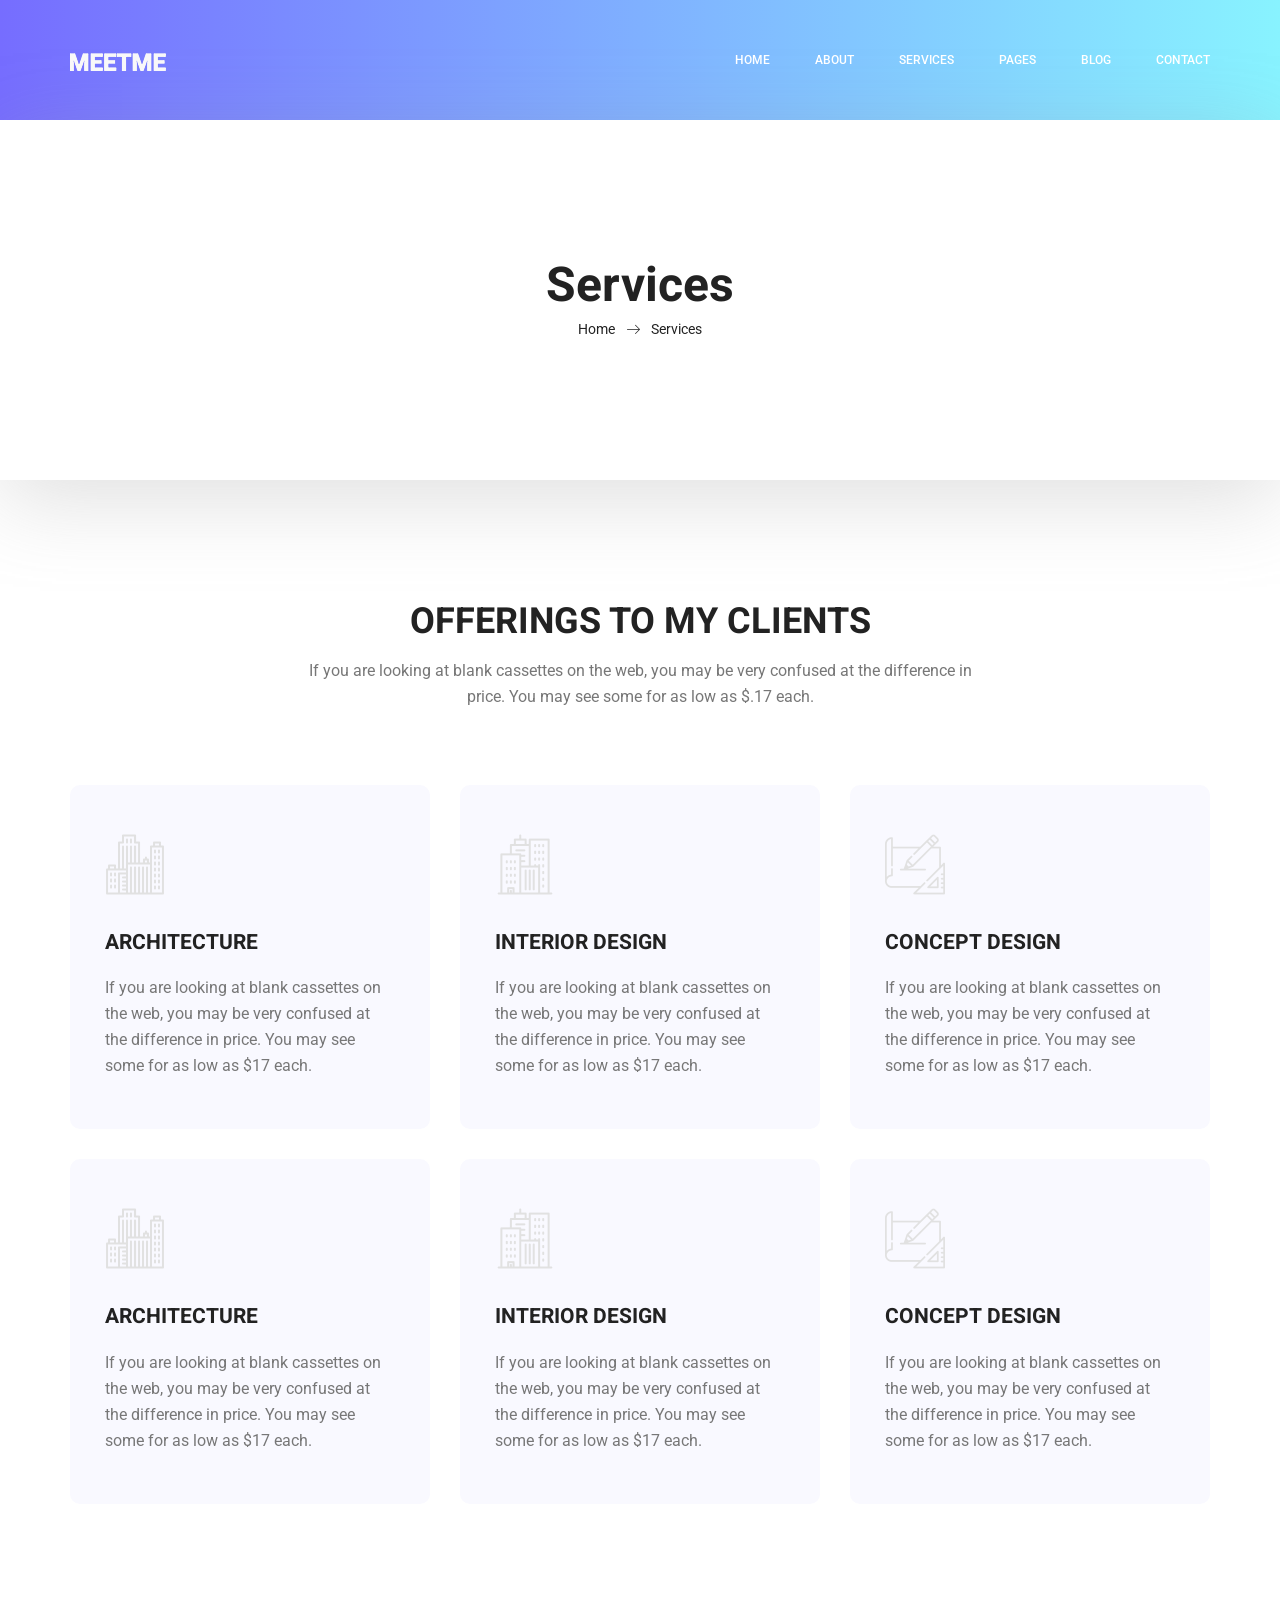
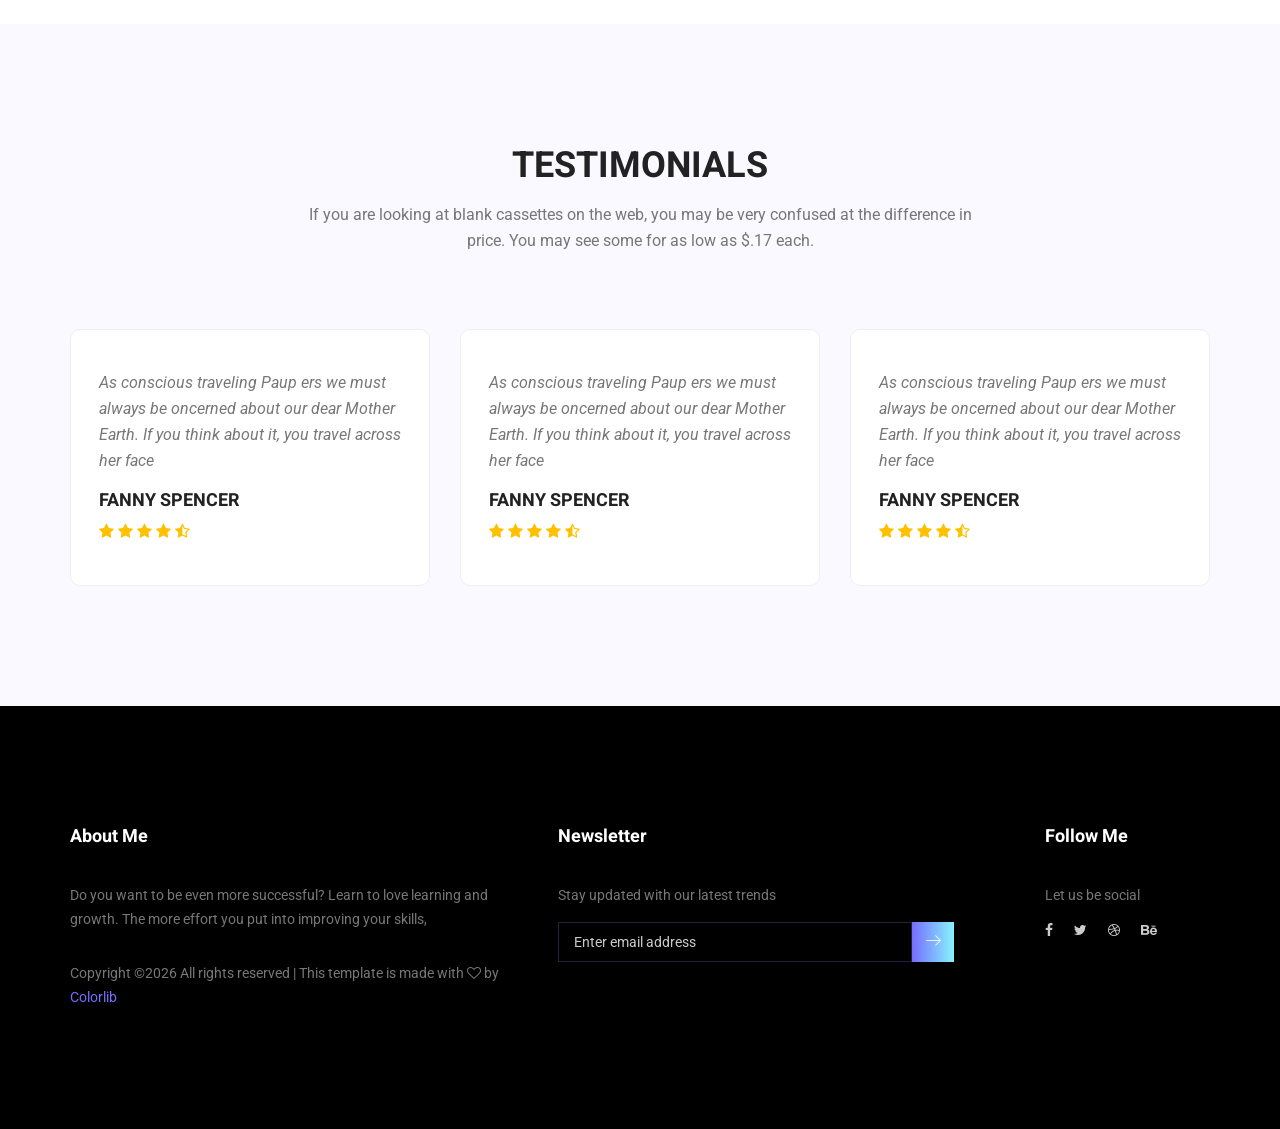
<file: services.html>
<!doctype html>
<html lang="en">
    <head>
        <!-- Required meta tags -->
        <meta charset="utf-8">
        <meta name="viewport" content="width=device-width, initial-scale=1, shrink-to-fit=no">
        <link rel="icon" href="img/favicon.png" type="image/png">
        <title>MeetMe Personal</title>
        <!-- Bootstrap CSS -->
        <link rel="stylesheet" href="css/bootstrap.css">
        <link rel="stylesheet" href="vendors/linericon/style.css">
        <link rel="stylesheet" href="css/font-awesome.min.css">
        <link rel="stylesheet" href="vendors/owl-carousel/owl.carousel.min.css">
        <link rel="stylesheet" href="vendors/lightbox/simpleLightbox.css">
        <link rel="stylesheet" href="vendors/nice-select/css/nice-select.css">
        <link rel="stylesheet" href="vendors/animate-css/animate.css">
        <link rel="stylesheet" href="vendors/popup/magnific-popup.css">
        <link rel="stylesheet" href="vendors/flaticon/flaticon.css">
        <!-- main css -->
        <link rel="stylesheet" href="css/style.css">
        <link rel="stylesheet" href="css/responsive.css">
    </head>
    <body>
        
        <!--================Header Menu Area =================-->
        <header class="header_area">
            <div class="main_menu">
            	<nav class="navbar navbar-expand-lg navbar-light">
					<div class="container box_1620">
						<!-- Brand and toggle get grouped for better mobile display -->
						<a class="navbar-brand logo_h" href="index.html"><img src="img/logo.png" alt=""></a>
						<button class="navbar-toggler" type="button" data-toggle="collapse" data-target="#navbarSupportedContent" aria-controls="navbarSupportedContent" aria-expanded="false" aria-label="Toggle navigation">
							<span class="icon-bar"></span>
							<span class="icon-bar"></span>
							<span class="icon-bar"></span>
						</button>
						<!-- Collect the nav links, forms, and other content for toggling -->
						<div class="collapse navbar-collapse offset" id="navbarSupportedContent">
							<ul class="nav navbar-nav menu_nav ml-auto">
								<li class="nav-item active"><a class="nav-link" href="index.html">Home</a></li> 
								<li class="nav-item"><a class="nav-link" href="about-us.html">About</a></li> 
								<li class="nav-item"><a class="nav-link" href="services.html">Services</a></li> 
								<li class="nav-item submenu dropdown">
									<a href="#" class="nav-link dropdown-toggle" data-toggle="dropdown" role="button" aria-haspopup="true" aria-expanded="false">Pages</a>
									<ul class="dropdown-menu">
										<li class="nav-item"><a class="nav-link" href="portfolio.html">Portfolio</a></li>
										<li class="nav-item"><a class="nav-link" href="elements.html">Elements</a></li>
									</ul>
								</li> 
								<li class="nav-item submenu dropdown">
									<a href="#" class="nav-link dropdown-toggle" data-toggle="dropdown" role="button" aria-haspopup="true" aria-expanded="false">Blog</a>
									<ul class="dropdown-menu">
										<li class="nav-item"><a class="nav-link" href="blog.html">Blog</a></li>
										<li class="nav-item"><a class="nav-link" href="single-blog.html">Blog Details</a></li>
									</ul>
								</li> 
								<li class="nav-item"><a class="nav-link" href="contact.html">Contact</a></li>
							</ul>
						</div> 
					</div>
            	</nav>
            </div>
        </header>
        <!--================Header Menu Area =================-->
        
        <!--================Home Banner Area =================-->
        <section class="banner_area">
            <div class="box_1620">
				<div class="banner_inner d-flex align-items-center">
					<div class="container">
						<div class="banner_content text-center">
							<h2>Services</h2>
							<div class="page_link">
								<a href="index.html">Home</a>
								<a href="services.html">Services</a>
							</div>
						</div>
					</div>
				</div>
            </div>
        </section>
        <!--================End Home Banner Area =================-->
        
        <!--================Feature Area =================-->
        <section class="feature_area white_feature p_120">
        	<div class="container">
        		<div class="main_title">
        			<h2>offerings to my clients</h2>
        			<p>If you are looking at blank cassettes on the web, you may be very confused at the difference in price. You may see some for as low as $.17 each.</p>
        		</div>
        		<div class="feature_inner row">
        			<div class="col-lg-4 col-md-6">
        				<div class="feature_item">
        					<i class="flaticon-city"></i>
        					<h4>Architecture</h4>
        					<p>If you are looking at blank cassettes on the web, you may be very confused at the difference in price. You may see some for as low as $17 each.</p>
        				</div>
        			</div>
        			<div class="col-lg-4 col-md-6">
        				<div class="feature_item">
        					<i class="flaticon-skyline"></i>
        					<h4>Interior Design</h4>
        					<p>If you are looking at blank cassettes on the web, you may be very confused at the difference in price. You may see some for as low as $17 each.</p>
        				</div>
        			</div>
        			<div class="col-lg-4 col-md-6">
        				<div class="feature_item">
        					<i class="flaticon-sketch"></i>
        					<h4>Concept Design</h4>
        					<p>If you are looking at blank cassettes on the web, you may be very confused at the difference in price. You may see some for as low as $17 each.</p>
        				</div>
        			</div>
        			<div class="col-lg-4 col-md-6">
        				<div class="feature_item">
        					<i class="flaticon-city"></i>
        					<h4>Architecture</h4>
        					<p>If you are looking at blank cassettes on the web, you may be very confused at the difference in price. You may see some for as low as $17 each.</p>
        				</div>
        			</div>
        			<div class="col-lg-4 col-md-6">
        				<div class="feature_item">
        					<i class="flaticon-skyline"></i>
        					<h4>Interior Design</h4>
        					<p>If you are looking at blank cassettes on the web, you may be very confused at the difference in price. You may see some for as low as $17 each.</p>
        				</div>
        			</div>
        			<div class="col-lg-4 col-md-6">
        				<div class="feature_item">
        					<i class="flaticon-sketch"></i>
        					<h4>Concept Design</h4>
        					<p>If you are looking at blank cassettes on the web, you may be very confused at the difference in price. You may see some for as low as $17 each.</p>
        				</div>
        			</div>
        		</div>
        	</div>
        </section>
        <!--================End Feature Area =================-->
        
        <!--================Testimonials Area =================-->
        <section class="testimonials_area p_120">
        	<div class="container">
        		<div class="main_title">
        			<h2>Testimonials</h2>
        			<p>If you are looking at blank cassettes on the web, you may be very confused at the difference in price. You may see some for as low as $.17 each.</p>
        		</div>
        		<div class="testi_inner">
					<div class="testi_slider owl-carousel">
						<div class="item">
							<div class="testi_item">
								<p>As conscious traveling Paup ers we must always be oncerned about our dear Mother Earth. If you think about it, you travel across her face</p>
								<h4>Fanny Spencer</h4>
								<a href="#"><i class="fa fa-star"></i></a>
								<a href="#"><i class="fa fa-star"></i></a>
								<a href="#"><i class="fa fa-star"></i></a>
								<a href="#"><i class="fa fa-star"></i></a>
								<a href="#"><i class="fa fa-star-half-o"></i></a>
							</div>
						</div>
						<div class="item">
							<div class="testi_item">
								<p>As conscious traveling Paup ers we must always be oncerned about our dear Mother Earth. If you think about it, you travel across her face</p>
								<h4>Fanny Spencer</h4>
								<a href="#"><i class="fa fa-star"></i></a>
								<a href="#"><i class="fa fa-star"></i></a>
								<a href="#"><i class="fa fa-star"></i></a>
								<a href="#"><i class="fa fa-star"></i></a>
								<a href="#"><i class="fa fa-star-half-o"></i></a>
							</div>
						</div>
						<div class="item">
							<div class="testi_item">
								<p>As conscious traveling Paup ers we must always be oncerned about our dear Mother Earth. If you think about it, you travel across her face</p>
								<h4>Fanny Spencer</h4>
								<a href="#"><i class="fa fa-star"></i></a>
								<a href="#"><i class="fa fa-star"></i></a>
								<a href="#"><i class="fa fa-star"></i></a>
								<a href="#"><i class="fa fa-star"></i></a>
								<a href="#"><i class="fa fa-star-half-o"></i></a>
							</div>
						</div>
					</div>
        		</div>
        	</div>
        </section>
        <!--================End Testimonials Area =================-->
        
        <!--================Footer Area =================-->
        <footer class="footer_area p_120">
        	<div class="container">
        		<div class="row footer_inner">
        			<div class="col-lg-5 col-sm-6">
        				<aside class="f_widget ab_widget">
        					<div class="f_title">
        						<h3>About Me</h3>
        					</div>
        					<p>Do you want to be even more successful? Learn to love learning and growth. The more effort you put into improving your skills,</p>
        					<p><!-- Link back to Colorlib can't be removed. Template is licensed under CC BY 3.0. -->
Copyright &copy;<script>document.write(new Date().getFullYear());</script> All rights reserved | This template is made with <i class="fa fa-heart-o" aria-hidden="true"></i> by <a href="https://colorlib.com" target="_blank">Colorlib</a>
<!-- Link back to Colorlib can't be removed. Template is licensed under CC BY 3.0. --></p>
        				</aside>
        			</div>
        			<div class="col-lg-5 col-sm-6">
        				<aside class="f_widget news_widget">
        					<div class="f_title">
        						<h3>Newsletter</h3>
        					</div>
        					<p>Stay updated with our latest trends</p>
        					<div id="mc_embed_signup">
                                <form target="_blank" action="https://spondonit.us12.list-manage.com/subscribe/post?u=1462626880ade1ac87bd9c93a&amp;id=92a4423d01" method="get" class="subscribe_form relative">
                                	<div class="input-group d-flex flex-row">
                                        <input name="EMAIL" placeholder="Enter email address" onfocus="this.placeholder = ''" onblur="this.placeholder = 'Email Address '" required="" type="email">
                                        <button class="btn sub-btn"><span class="lnr lnr-arrow-right"></span></button>		
                                    </div>				
                                    <div class="mt-10 info"></div>
                                </form>
                            </div>
        				</aside>
        			</div>
        			<div class="col-lg-2">
        				<aside class="f_widget social_widget">
        					<div class="f_title">
        						<h3>Follow Me</h3>
        					</div>
        					<p>Let us be social</p>
        					<ul class="list">
        						<li><a href="#"><i class="fa fa-facebook"></i></a></li>
        						<li><a href="#"><i class="fa fa-twitter"></i></a></li>
        						<li><a href="#"><i class="fa fa-dribbble"></i></a></li>
        						<li><a href="#"><i class="fa fa-behance"></i></a></li>
        					</ul>
        				</aside>
        			</div>
        		</div>
        	</div>
        </footer>
        <!--================End Footer Area =================-->
        
        
        
        
        <!-- Optional JavaScript -->
        <!-- jQuery first, then Popper.js, then Bootstrap JS -->
        <script src="js/jquery-3.3.1.min.js"></script>
        <script src="js/popper.js"></script>
        <script src="js/bootstrap.min.js"></script>
        <script src="js/stellar.js"></script>
        <script src="vendors/lightbox/simpleLightbox.min.js"></script>
        <script src="vendors/nice-select/js/jquery.nice-select.min.js"></script>
        <script src="vendors/isotope/imagesloaded.pkgd.min.js"></script>
        <script src="vendors/isotope/isotope.pkgd.min.js"></script>
        <script src="vendors/owl-carousel/owl.carousel.min.js"></script>
        <script src="vendors/popup/jquery.magnific-popup.min.js"></script>
        <script src="js/jquery.ajaxchimp.min.js"></script>
        <script src="vendors/counter-up/jquery.waypoints.min.js"></script>
        <script src="vendors/counter-up/jquery.counterup.min.js"></script>
        <script src="js/mail-script.js"></script>
        <script src="js/theme.js"></script>
    </body>
</html>
</file>
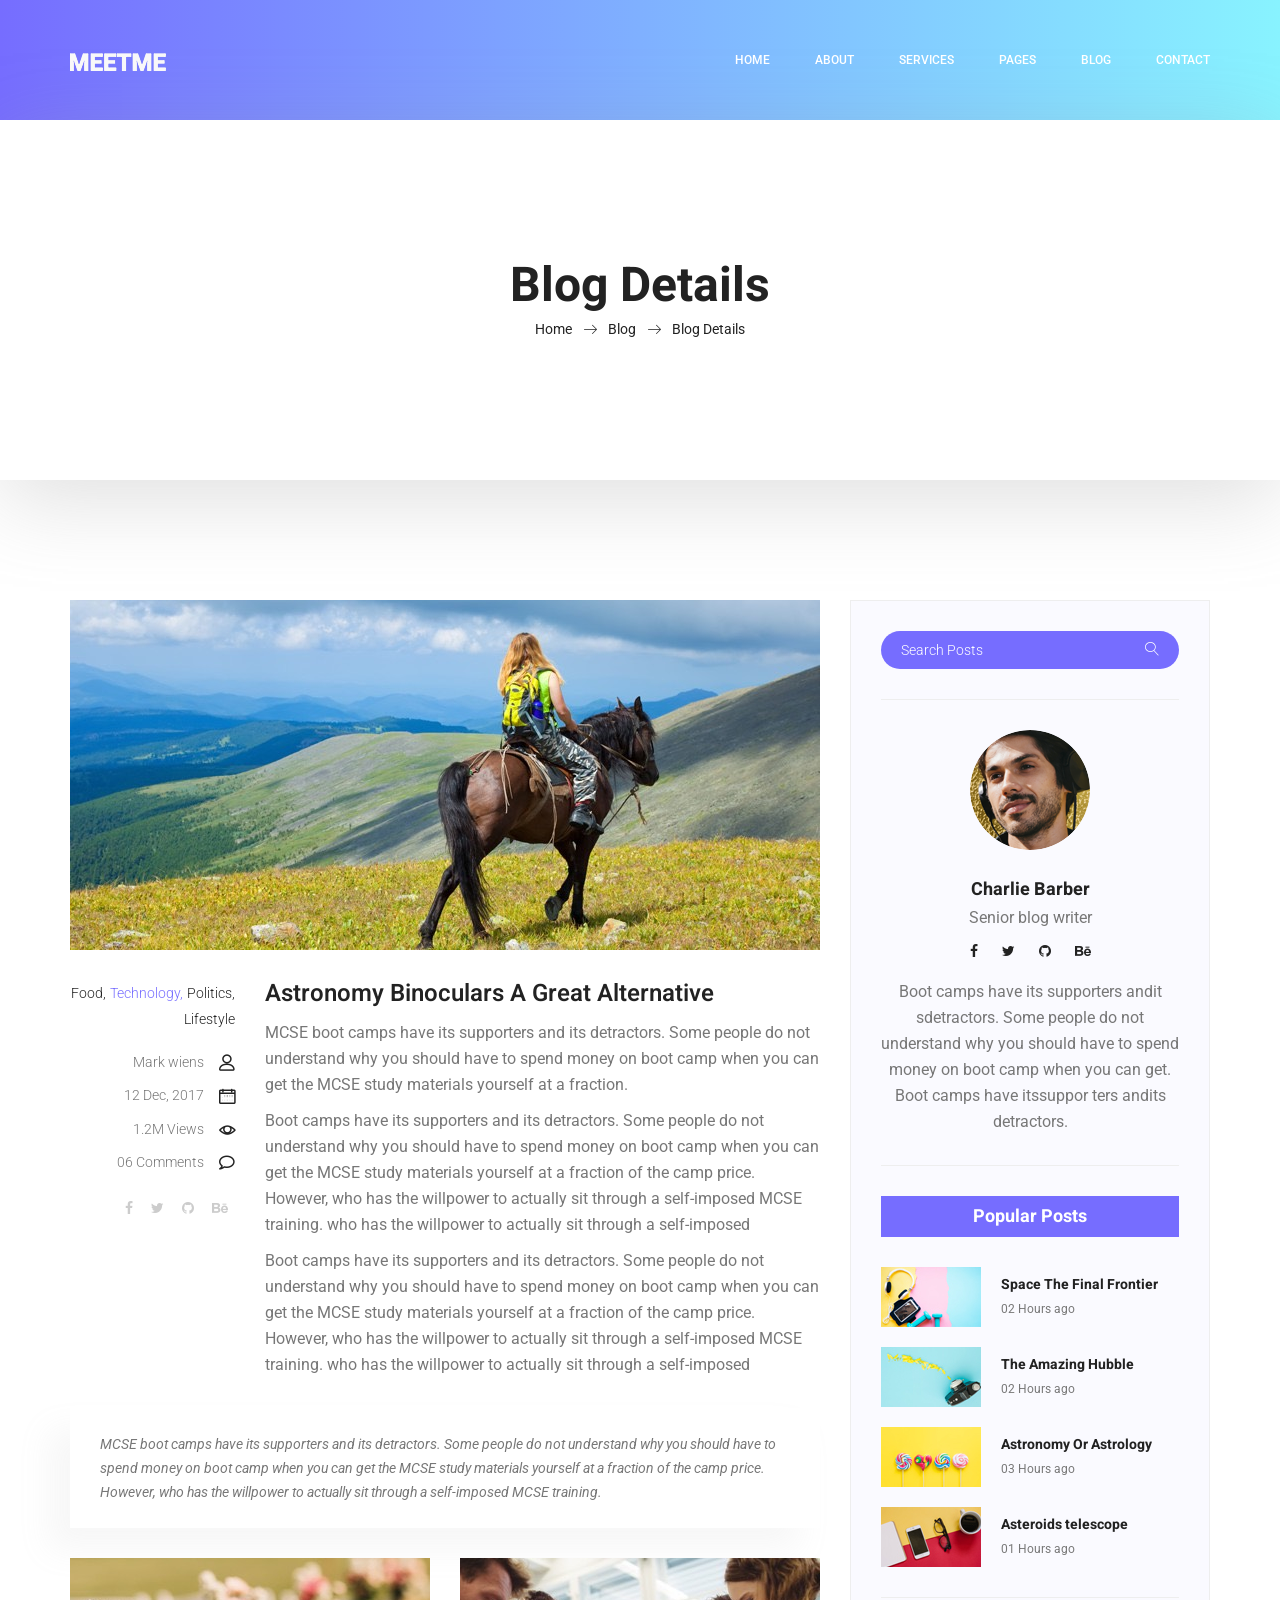
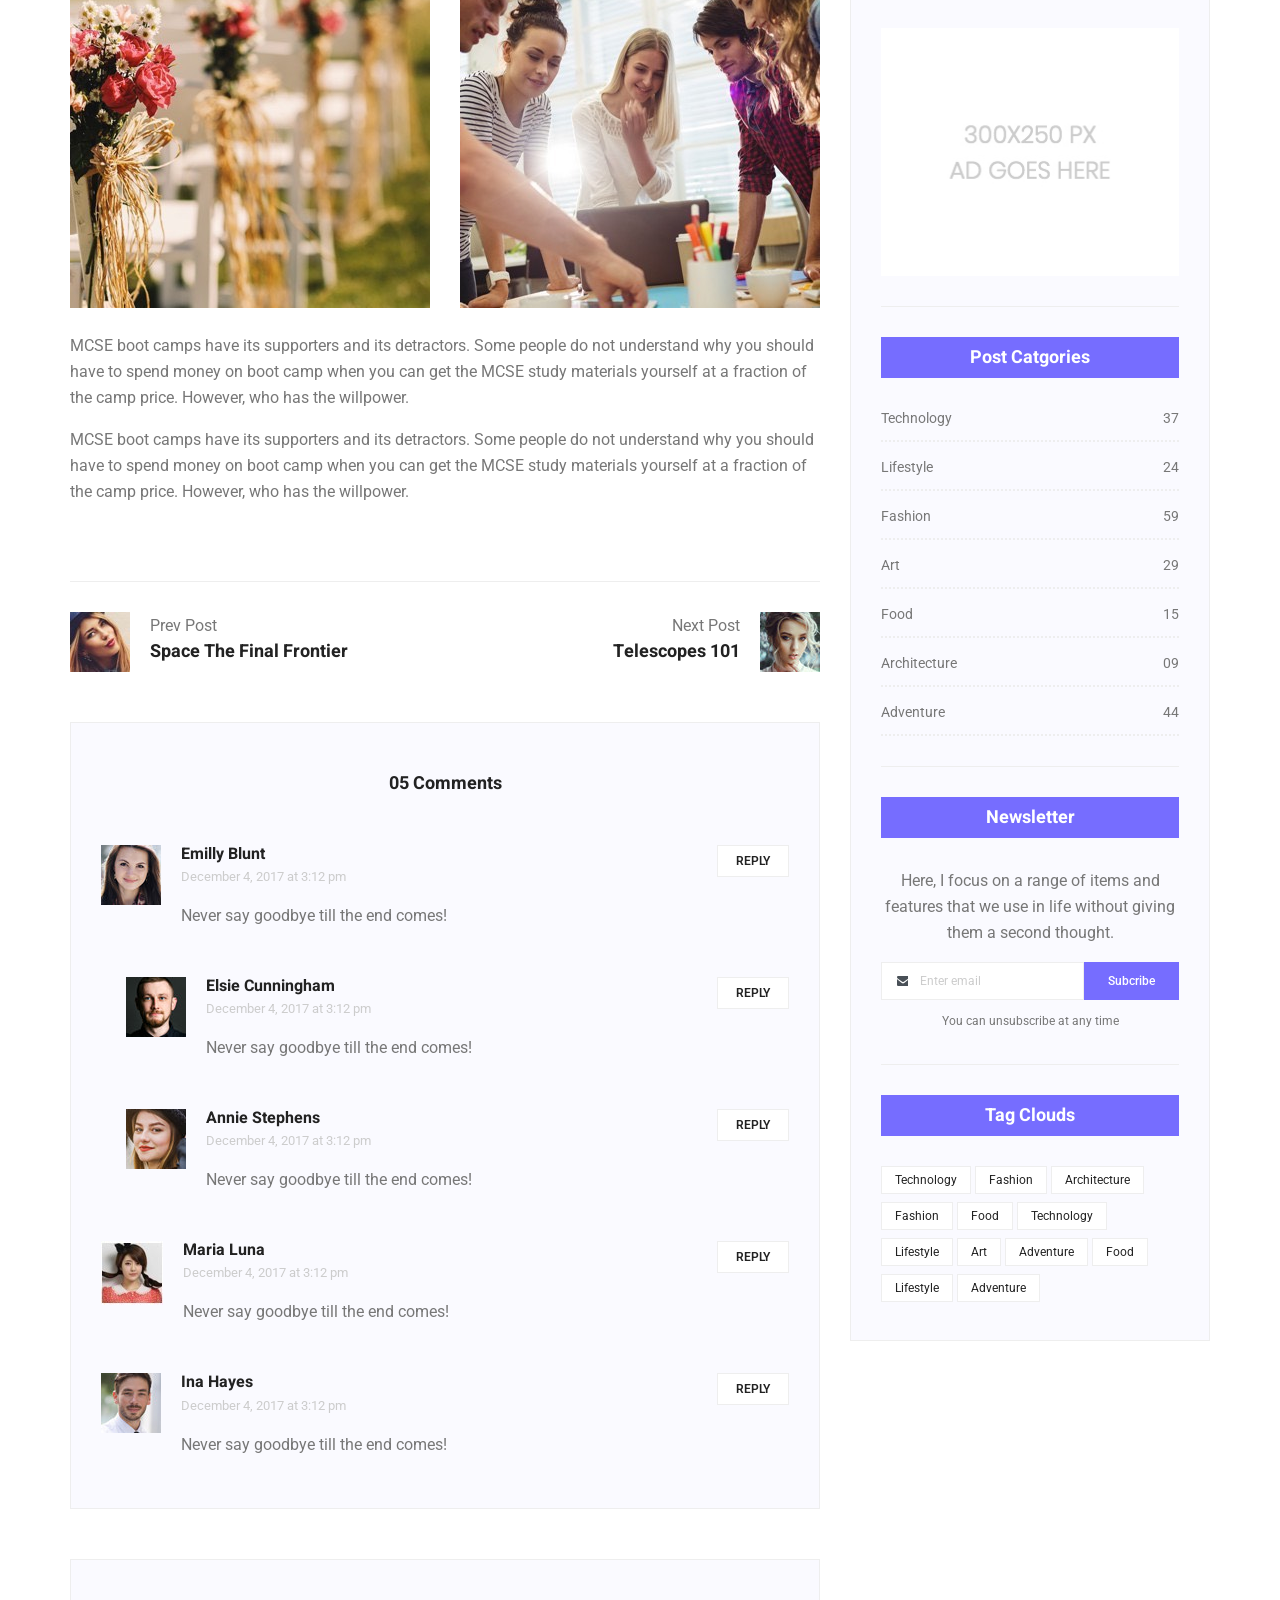
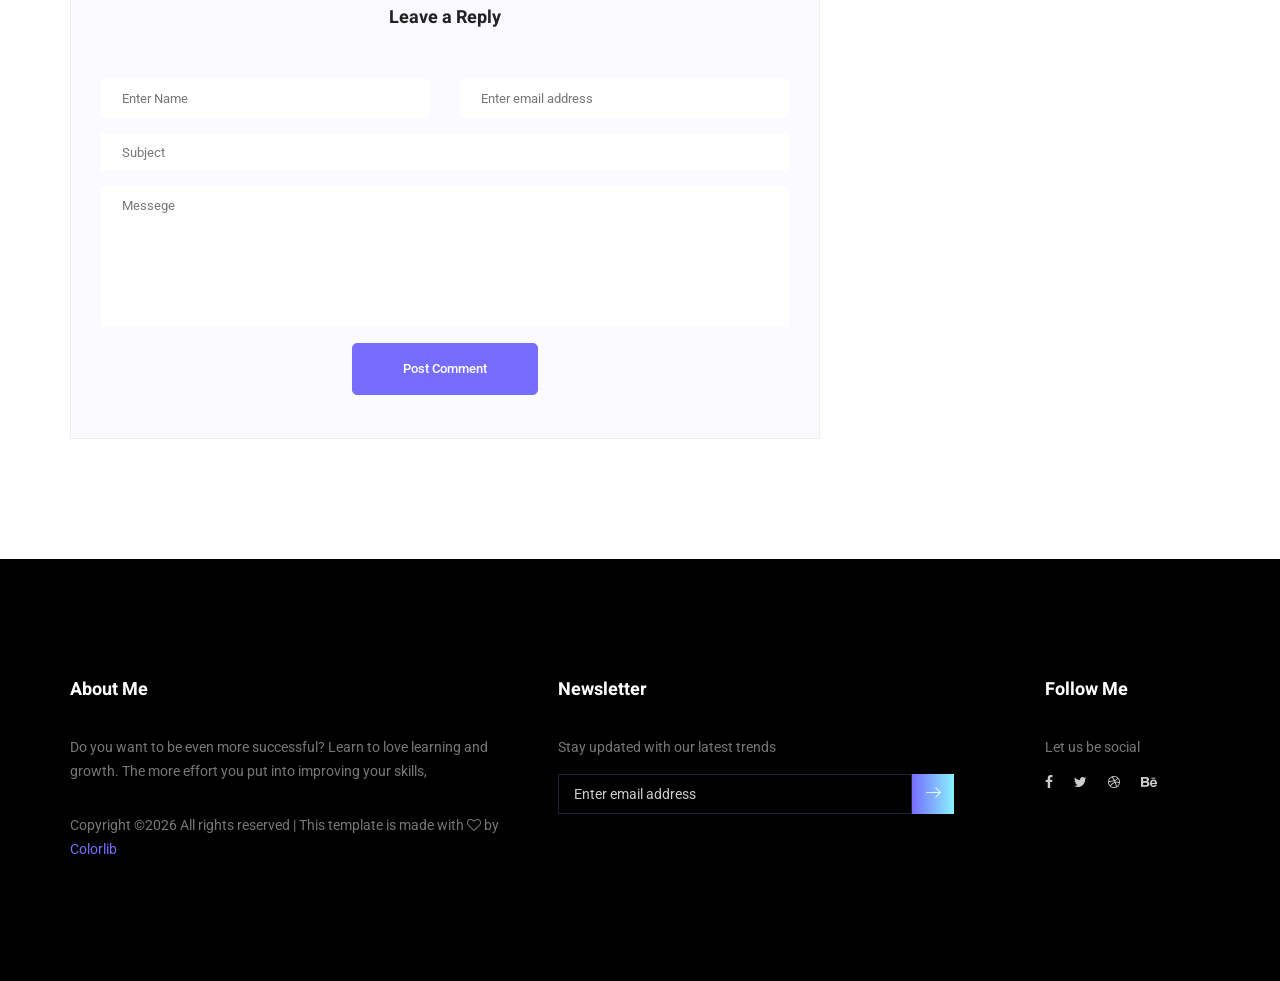
<file: single-blog.html>
<!doctype html>
<html lang="en">
    <head>
        <!-- Required meta tags -->
        <meta charset="utf-8">
        <meta name="viewport" content="width=device-width, initial-scale=1, shrink-to-fit=no">
        <link rel="icon" href="img/favicon.png" type="image/png">
        <title>MeetMe Personal</title>
        <!-- Bootstrap CSS -->
        <link rel="stylesheet" href="css/bootstrap.css">
        <link rel="stylesheet" href="vendors/linericon/style.css">
        <link rel="stylesheet" href="css/font-awesome.min.css">
        <link rel="stylesheet" href="vendors/owl-carousel/owl.carousel.min.css">
        <link rel="stylesheet" href="vendors/lightbox/simpleLightbox.css">
        <link rel="stylesheet" href="vendors/nice-select/css/nice-select.css">
        <link rel="stylesheet" href="vendors/animate-css/animate.css">
        <link rel="stylesheet" href="vendors/popup/magnific-popup.css">
        <!-- main css -->
        <link rel="stylesheet" href="css/style.css">
        <link rel="stylesheet" href="css/responsive.css">
    </head>
    <body>
        
        <!--================Header Menu Area =================-->
        <header class="header_area">
            <div class="main_menu">
            	<nav class="navbar navbar-expand-lg navbar-light">
					<div class="container box_1620">
						<!-- Brand and toggle get grouped for better mobile display -->
						<a class="navbar-brand logo_h" href="index.html"><img src="img/logo.png" alt=""></a>
						<button class="navbar-toggler" type="button" data-toggle="collapse" data-target="#navbarSupportedContent" aria-controls="navbarSupportedContent" aria-expanded="false" aria-label="Toggle navigation">
							<span class="icon-bar"></span>
							<span class="icon-bar"></span>
							<span class="icon-bar"></span>
						</button>
						<!-- Collect the nav links, forms, and other content for toggling -->
						<div class="collapse navbar-collapse offset" id="navbarSupportedContent">
							<ul class="nav navbar-nav menu_nav ml-auto">
								<li class="nav-item active"><a class="nav-link" href="index.html">Home</a></li> 
								<li class="nav-item"><a class="nav-link" href="about-us.html">About</a></li> 
								<li class="nav-item"><a class="nav-link" href="services.html">Services</a></li> 
								<li class="nav-item submenu dropdown">
									<a href="#" class="nav-link dropdown-toggle" data-toggle="dropdown" role="button" aria-haspopup="true" aria-expanded="false">Pages</a>
									<ul class="dropdown-menu">
										<li class="nav-item"><a class="nav-link" href="portfolio.html">Portfolio</a></li>
										<li class="nav-item"><a class="nav-link" href="elements.html">Elements</a></li>
									</ul>
								</li> 
								<li class="nav-item submenu dropdown">
									<a href="#" class="nav-link dropdown-toggle" data-toggle="dropdown" role="button" aria-haspopup="true" aria-expanded="false">Blog</a>
									<ul class="dropdown-menu">
										<li class="nav-item"><a class="nav-link" href="blog.html">Blog</a></li>
										<li class="nav-item"><a class="nav-link" href="single-blog.html">Blog Details</a></li>
									</ul>
								</li> 
								<li class="nav-item"><a class="nav-link" href="contact.html">Contact</a></li>
							</ul>
						</div> 
					</div>
            	</nav>
            </div>
        </header>
        <!--================Header Menu Area =================-->
        
        <!--================Home Banner Area =================-->
        <section class="banner_area">
            <div class="box_1620">
				<div class="banner_inner d-flex align-items-center">
					<div class="container">
						<div class="banner_content text-center">
							<h2>Blog Details</h2>
							<div class="page_link">
								<a href="index.html">Home</a>
								<a href="blog.html">Blog</a>
								<a href="single-blog.html">Blog Details</a>
							</div>
						</div>
					</div>
				</div>
            </div>
        </section>
        <!--================End Home Banner Area =================-->
        
        <!--================Blog Area =================-->
        <section class="blog_area single-post-area p_120">
            <div class="container">
                <div class="row">
                    <div class="col-lg-8 posts-list">
                        <div class="single-post row">
                            <div class="col-lg-12">
                                <div class="feature-img">
                                    <img class="img-fluid" src="img/blog/feature-img1.jpg" alt="">
                                </div>									
                            </div>
                            <div class="col-lg-3  col-md-3">
                                <div class="blog_info text-right">
                                    <div class="post_tag">
                                        <a href="#">Food,</a>
                                        <a class="active" href="#">Technology,</a>
                                        <a href="#">Politics,</a>
                                        <a href="#">Lifestyle</a>
                                    </div>
                                    <ul class="blog_meta list">
                                        <li><a href="#">Mark wiens<i class="lnr lnr-user"></i></a></li>
                                        <li><a href="#">12 Dec, 2017<i class="lnr lnr-calendar-full"></i></a></li>
                                        <li><a href="#">1.2M Views<i class="lnr lnr-eye"></i></a></li>
                                        <li><a href="#">06 Comments<i class="lnr lnr-bubble"></i></a></li>
                                    </ul>
                                    <ul class="social-links">
                                        <li><a href="#"><i class="fa fa-facebook"></i></a></li>
                                        <li><a href="#"><i class="fa fa-twitter"></i></a></li>
                                        <li><a href="#"><i class="fa fa-github"></i></a></li>
                                        <li><a href="#"><i class="fa fa-behance"></i></a></li>
                                    </ul>
                                </div>
                            </div>
                            <div class="col-lg-9 col-md-9 blog_details">
                                <h2>Astronomy Binoculars A Great Alternative</h2>
                                <p class="excert">
                                    MCSE boot camps have its supporters and its detractors. Some people do not understand why you should have to spend money on boot camp when you can get the MCSE study materials yourself at a fraction.
                                </p>
                                <p>
                                    Boot camps have its supporters and its detractors. Some people do not understand why you should have to spend money on boot camp when you can get the MCSE study materials yourself at a fraction of the camp price. However, who has the willpower to actually sit through a self-imposed MCSE training. who has the willpower to actually sit through a self-imposed
                                </p>
                                <p>
                                    Boot camps have its supporters and its detractors. Some people do not understand why you should have to spend money on boot camp when you can get the MCSE study materials yourself at a fraction of the camp price. However, who has the willpower to actually sit through a self-imposed MCSE training. who has the willpower to actually sit through a self-imposed
                                </p>
                            </div>
                            <div class="col-lg-12">
                                <div class="quotes">
                                    MCSE boot camps have its supporters and its detractors. Some people do not understand why you should have to spend money on boot camp when you can get the MCSE study materials yourself at a fraction of the camp price. However, who has the willpower to actually sit through a self-imposed MCSE training.										
                                </div>
                                <div class="row">
                                    <div class="col-6">
                                        <img class="img-fluid" src="img/blog/post-img1.jpg" alt="">
                                    </div>
                                    <div class="col-6">
                                        <img class="img-fluid" src="img/blog/post-img2.jpg" alt="">
                                    </div>	
                                    <div class="col-lg-12 mt-25">
                                        <p>
                                            MCSE boot camps have its supporters and its detractors. Some people do not understand why you should have to spend money on boot camp when you can get the MCSE study materials yourself at a fraction of the camp price. However, who has the willpower.
                                        </p>
                                        <p>
                                            MCSE boot camps have its supporters and its detractors. Some people do not understand why you should have to spend money on boot camp when you can get the MCSE study materials yourself at a fraction of the camp price. However, who has the willpower.
                                        </p>											
                                    </div>									
                                </div>
                            </div>
                        </div>
                        <div class="navigation-area">
                            <div class="row">
                                <div class="col-lg-6 col-md-6 col-12 nav-left flex-row d-flex justify-content-start align-items-center">
                                    <div class="thumb">
                                        <a href="#"><img class="img-fluid" src="img/blog/prev.jpg" alt=""></a>
                                    </div>
                                    <div class="arrow">
                                        <a href="#"><span class="lnr text-white lnr-arrow-left"></span></a>
                                    </div>
                                    <div class="detials">
                                        <p>Prev Post</p>
                                        <a href="#"><h4>Space The Final Frontier</h4></a>
                                    </div>
                                </div>
                                <div class="col-lg-6 col-md-6 col-12 nav-right flex-row d-flex justify-content-end align-items-center">
                                    <div class="detials">
                                        <p>Next Post</p>
                                        <a href="#"><h4>Telescopes 101</h4></a>
                                    </div>
                                    <div class="arrow">
                                        <a href="#"><span class="lnr text-white lnr-arrow-right"></span></a>
                                    </div>
                                    <div class="thumb">
                                        <a href="#"><img class="img-fluid" src="img/blog/next.jpg" alt=""></a>
                                    </div>										
                                </div>									
                            </div>
                        </div>
                        <div class="comments-area">
                            <h4>05 Comments</h4>
                            <div class="comment-list">
                                <div class="single-comment justify-content-between d-flex">
                                    <div class="user justify-content-between d-flex">
                                        <div class="thumb">
                                            <img src="img/blog/c1.jpg" alt="">
                                        </div>
                                        <div class="desc">
                                            <h5><a href="#">Emilly Blunt</a></h5>
                                            <p class="date">December 4, 2017 at 3:12 pm </p>
                                            <p class="comment">
                                                Never say goodbye till the end comes!
                                            </p>
                                        </div>
                                    </div>
                                    <div class="reply-btn">
                                           <a href="" class="btn-reply text-uppercase">reply</a> 
                                    </div>
                                </div>
                            </div>	
                            <div class="comment-list left-padding">
                                <div class="single-comment justify-content-between d-flex">
                                    <div class="user justify-content-between d-flex">
                                        <div class="thumb">
                                            <img src="img/blog/c2.jpg" alt="">
                                        </div>
                                        <div class="desc">
                                            <h5><a href="#">Elsie Cunningham</a></h5>
                                            <p class="date">December 4, 2017 at 3:12 pm </p>
                                            <p class="comment">
                                                Never say goodbye till the end comes!
                                            </p>
                                        </div>
                                    </div>
                                    <div class="reply-btn">
                                           <a href="" class="btn-reply text-uppercase">reply</a> 
                                    </div>
                                </div>
                            </div>	
                            <div class="comment-list left-padding">
                                <div class="single-comment justify-content-between d-flex">
                                    <div class="user justify-content-between d-flex">
                                        <div class="thumb">
                                            <img src="img/blog/c3.jpg" alt="">
                                        </div>
                                        <div class="desc">
                                            <h5><a href="#">Annie Stephens</a></h5>
                                            <p class="date">December 4, 2017 at 3:12 pm </p>
                                            <p class="comment">
                                                Never say goodbye till the end comes!
                                            </p>
                                        </div>
                                    </div>
                                    <div class="reply-btn">
                                           <a href="" class="btn-reply text-uppercase">reply</a> 
                                    </div>
                                </div>
                            </div>	
                            <div class="comment-list">
                                <div class="single-comment justify-content-between d-flex">
                                    <div class="user justify-content-between d-flex">
                                        <div class="thumb">
                                            <img src="img/blog/c4.jpg" alt="">
                                        </div>
                                        <div class="desc">
                                            <h5><a href="#">Maria Luna</a></h5>
                                            <p class="date">December 4, 2017 at 3:12 pm </p>
                                            <p class="comment">
                                                Never say goodbye till the end comes!
                                            </p>
                                        </div>
                                    </div>
                                    <div class="reply-btn">
                                           <a href="" class="btn-reply text-uppercase">reply</a> 
                                    </div>
                                </div>
                            </div>	
                            <div class="comment-list">
                                <div class="single-comment justify-content-between d-flex">
                                    <div class="user justify-content-between d-flex">
                                        <div class="thumb">
                                            <img src="img/blog/c5.jpg" alt="">
                                        </div>
                                        <div class="desc">
                                            <h5><a href="#">Ina Hayes</a></h5>
                                            <p class="date">December 4, 2017 at 3:12 pm </p>
                                            <p class="comment">
                                                Never say goodbye till the end comes!
                                            </p>
                                        </div>
                                    </div>
                                    <div class="reply-btn">
                                           <a href="" class="btn-reply text-uppercase">reply</a> 
                                    </div>
                                </div>
                            </div>	                                             				
                        </div>
                        <div class="comment-form">
                            <h4>Leave a Reply</h4>
                            <form>
                                <div class="form-group form-inline">
                                  <div class="form-group col-lg-6 col-md-6 name">
                                    <input type="text" class="form-control" id="name" placeholder="Enter Name" onfocus="this.placeholder = ''" onblur="this.placeholder = 'Enter Name'">
                                  </div>
                                  <div class="form-group col-lg-6 col-md-6 email">
                                    <input type="email" class="form-control" id="email" placeholder="Enter email address" onfocus="this.placeholder = ''" onblur="this.placeholder = 'Enter email address'">
                                  </div>										
                                </div>
                                <div class="form-group">
                                    <input type="text" class="form-control" id="subject" placeholder="Subject" onfocus="this.placeholder = ''" onblur="this.placeholder = 'Subject'">
                                </div>
                                <div class="form-group">
                                    <textarea class="form-control mb-10" rows="5" name="message" placeholder="Messege" onfocus="this.placeholder = ''" onblur="this.placeholder = 'Messege'" required=""></textarea>
                                </div>
                                <a href="#" class="primary-btn submit_btn">Post Comment</a>	
                            </form>
                        </div>
                    </div>
                    <div class="col-lg-4">
                        <div class="blog_right_sidebar">
                            <aside class="single_sidebar_widget search_widget">
                                <div class="input-group">
                                    <input type="text" class="form-control" placeholder="Search Posts">
                                    <span class="input-group-btn">
                                        <button class="btn btn-default" type="button"><i class="lnr lnr-magnifier"></i></button>
                                    </span>
                                </div><!-- /input-group -->
                                <div class="br"></div>
                            </aside>
                            <aside class="single_sidebar_widget author_widget">
                                <img class="author_img rounded-circle" src="img/blog/author.png" alt="">
                                <h4>Charlie Barber</h4>
                                <p>Senior blog writer</p>
                                <div class="social_icon">
                                    <a href="#"><i class="fa fa-facebook"></i></a>
                                    <a href="#"><i class="fa fa-twitter"></i></a>
                                    <a href="#"><i class="fa fa-github"></i></a>
                                    <a href="#"><i class="fa fa-behance"></i></a>
                                </div>
                                <p>Boot camps have its supporters andit sdetractors. Some people do not understand why you should have to spend money on boot camp when you can get. Boot camps have itssuppor ters andits detractors.</p>
                                <div class="br"></div>
                            </aside>
                            <aside class="single_sidebar_widget popular_post_widget">
                                <h3 class="widget_title">Popular Posts</h3>
                                <div class="media post_item">
                                    <img src="img/blog/popular-post/post1.jpg" alt="post">
                                    <div class="media-body">
                                        <a href="blog-details.html"><h3>Space The Final Frontier</h3></a>
                                        <p>02 Hours ago</p>
                                    </div>
                                </div>
                                <div class="media post_item">
                                    <img src="img/blog/popular-post/post2.jpg" alt="post">
                                    <div class="media-body">
                                        <a href="blog-details.html"><h3>The Amazing Hubble</h3></a>
                                        <p>02 Hours ago</p>
                                    </div>
                                </div>
                                <div class="media post_item">
                                    <img src="img/blog/popular-post/post3.jpg" alt="post">
                                    <div class="media-body">
                                        <a href="blog-details.html"><h3>Astronomy Or Astrology</h3></a>
                                        <p>03 Hours ago</p>
                                    </div>
                                </div>
                                <div class="media post_item">
                                    <img src="img/blog/popular-post/post4.jpg" alt="post">
                                    <div class="media-body">
                                        <a href="blog-details.html"><h3>Asteroids telescope</h3></a>
                                        <p>01 Hours ago</p>
                                    </div>
                                </div>
                                <div class="br"></div>
                            </aside>
                            <aside class="single_sidebar_widget ads_widget">
                                <a href="#"><img class="img-fluid" src="img/blog/add.jpg" alt=""></a>
                                <div class="br"></div>
                            </aside>
                            <aside class="single_sidebar_widget post_category_widget">
                                <h4 class="widget_title">Post Catgories</h4>
                                <ul class="list cat-list">
                                    <li>
                                        <a href="#" class="d-flex justify-content-between">
                                            <p>Technology</p>
                                            <p>37</p>
                                        </a>
                                    </li>
                                    <li>
                                        <a href="#" class="d-flex justify-content-between">
                                            <p>Lifestyle</p>
                                            <p>24</p>
                                        </a>
                                    </li>
                                    <li>
                                        <a href="#" class="d-flex justify-content-between">
                                            <p>Fashion</p>
                                            <p>59</p>
                                        </a>
                                    </li>
                                    <li>
                                        <a href="#" class="d-flex justify-content-between">
                                            <p>Art</p>
                                            <p>29</p>
                                        </a>
                                    </li>
                                    <li>
                                        <a href="#" class="d-flex justify-content-between">
                                            <p>Food</p>
                                            <p>15</p>
                                        </a>
                                    </li>
                                    <li>
                                        <a href="#" class="d-flex justify-content-between">
                                            <p>Architecture</p>
                                            <p>09</p>
                                        </a>
                                    </li>
                                    <li>
                                        <a href="#" class="d-flex justify-content-between">
                                            <p>Adventure</p>
                                            <p>44</p>
                                        </a>
                                    </li>															
                                </ul>
                                <div class="br"></div>
                            </aside>
                            <aside class="single-sidebar-widget newsletter_widget">
                                <h4 class="widget_title">Newsletter</h4>
                                <p>
                                Here, I focus on a range of items and features that we use in life without
                                giving them a second thought.
                                </p>
                                <div class="form-group d-flex flex-row">
                                    <div class="input-group">
                                        <div class="input-group-prepend">
                                            <div class="input-group-text"><i class="fa fa-envelope" aria-hidden="true"></i></div>
                                        </div>
                                        <input type="text" class="form-control" id="inlineFormInputGroup" placeholder="Enter email" onfocus="this.placeholder = ''" onblur="this.placeholder = 'Enter email'">
                                    </div>
                                    <a href="#" class="bbtns">Subcribe</a>
                                </div>	
                                <p class="text-bottom">You can unsubscribe at any time</p>	
                                <div class="br"></div>							
                            </aside>
                            <aside class="single-sidebar-widget tag_cloud_widget">
                                <h4 class="widget_title">Tag Clouds</h4>
                                <ul class="list">
                                    <li><a href="#">Technology</a></li>
                                    <li><a href="#">Fashion</a></li>
                                    <li><a href="#">Architecture</a></li>
                                    <li><a href="#">Fashion</a></li>
                                    <li><a href="#">Food</a></li>
                                    <li><a href="#">Technology</a></li>
                                    <li><a href="#">Lifestyle</a></li>
                                    <li><a href="#">Art</a></li>
                                    <li><a href="#">Adventure</a></li>
                                    <li><a href="#">Food</a></li>
                                    <li><a href="#">Lifestyle</a></li>
                                    <li><a href="#">Adventure</a></li>
                                </ul>
                            </aside>
                        </div>
                    </div>
                </div>
            </div>
        </section>
        <!--================Blog Area =================-->
        
        <!--================Footer Area =================-->
        <footer class="footer_area p_120">
        	<div class="container">
        		<div class="row footer_inner">
        			<div class="col-lg-5 col-sm-6">
        				<aside class="f_widget ab_widget">
        					<div class="f_title">
        						<h3>About Me</h3>
        					</div>
        					<p>Do you want to be even more successful? Learn to love learning and growth. The more effort you put into improving your skills,</p>
        					<p><!-- Link back to Colorlib can't be removed. Template is licensed under CC BY 3.0. -->
Copyright &copy;<script>document.write(new Date().getFullYear());</script> All rights reserved | This template is made with <i class="fa fa-heart-o" aria-hidden="true"></i> by <a href="https://colorlib.com" target="_blank">Colorlib</a>
<!-- Link back to Colorlib can't be removed. Template is licensed under CC BY 3.0. --></p>
        				</aside>
        			</div>
        			<div class="col-lg-5 col-sm-6">
        				<aside class="f_widget news_widget">
        					<div class="f_title">
        						<h3>Newsletter</h3>
        					</div>
        					<p>Stay updated with our latest trends</p>
        					<div id="mc_embed_signup">
                                <form target="_blank" action="https://spondonit.us12.list-manage.com/subscribe/post?u=1462626880ade1ac87bd9c93a&amp;id=92a4423d01" method="get" class="subscribe_form relative">
                                	<div class="input-group d-flex flex-row">
                                        <input name="EMAIL" placeholder="Enter email address" onfocus="this.placeholder = ''" onblur="this.placeholder = 'Email Address '" required="" type="email">
                                        <button class="btn sub-btn"><span class="lnr lnr-arrow-right"></span></button>		
                                    </div>				
                                    <div class="mt-10 info"></div>
                                </form>
                            </div>
        				</aside>
        			</div>
        			<div class="col-lg-2">
        				<aside class="f_widget social_widget">
        					<div class="f_title">
        						<h3>Follow Me</h3>
        					</div>
        					<p>Let us be social</p>
        					<ul class="list">
        						<li><a href="#"><i class="fa fa-facebook"></i></a></li>
        						<li><a href="#"><i class="fa fa-twitter"></i></a></li>
        						<li><a href="#"><i class="fa fa-dribbble"></i></a></li>
        						<li><a href="#"><i class="fa fa-behance"></i></a></li>
        					</ul>
        				</aside>
        			</div>
        		</div>
        	</div>
        </footer>
        <!--================End Footer Area =================-->
        
        
        
        
        <!-- Optional JavaScript -->
        <!-- jQuery first, then Popper.js, then Bootstrap JS -->
        <script src="js/jquery-3.3.1.min.js"></script>
        <script src="js/popper.js"></script>
        <script src="js/bootstrap.min.js"></script>
        <script src="js/stellar.js"></script>
        <script src="vendors/lightbox/simpleLightbox.min.js"></script>
        <script src="vendors/nice-select/js/jquery.nice-select.min.js"></script>
        <script src="vendors/isotope/imagesloaded.pkgd.min.js"></script>
        <script src="vendors/isotope/isotope.pkgd.min.js"></script>
        <script src="vendors/owl-carousel/owl.carousel.min.js"></script>
        <script src="vendors/popup/jquery.magnific-popup.min.js"></script>
        <script src="js/jquery.ajaxchimp.min.js"></script>
        <script src="vendors/counter-up/jquery.waypoints.min.js"></script>
        <script src="vendors/counter-up/jquery.counterup.min.js"></script>
        <script src="js/mail-script.js"></script>
        <script src="js/theme.js"></script>
    </body>
</html>
</file>
<file: styles.css>
@import url('https://fonts.googleapis.com/css2?family=Inter:wght@400;500;600;700;800;900&display=swap');
:root {
  --bg:#080d1e;
  --panel:#111a31;
  --panel2:#151d37;
  --line:#293651;
  --text:#f7f8ff;
  --muted:#c6c9dd;
  --purple:#7845ff;
  --blue:#22b9ff
}
* {
  box-sizing:border-box
}
html {
  scroll-behavior:smooth;
  scroll-padding-top:90px
}
body {
  margin:0;
  background:var(--bg);
  color:var(--text);
  font:14px/1.48 Inter,system-ui,sans-serif;
  overflow-x:hidden
}
a {
  color:inherit;
  text-decoration:none
}
a:hover {
  color:#b9a0ff
}
button {
  font:inherit
}
.container-xl {
  max-width:1230px
}
.section-pad {
  padding:22px 0
}
.ambient {
  position:absolute;
  pointer-events:none;
  z-index:-1;
  filter:blur(60px);
  border-radius:50%
}
.ambient-a {
  top:-200px;
  left:-150px;
  width:480px;
  height:400px;
  background:#083d6e55
}
.ambient-b {
  top:20px;
  right:-150px;
  width:470px;
  height:470px;
  background:#39117a55
}
.site-header {
  background:#080c1be8;
  backdrop-filter:blur(18px);
  border-bottom:1px solid #ffffff09
}
.navbar {
  min-height:65px
}
.brand {
  font-size:19px;
  font-weight:800;
  letter-spacing:-.6px;
  white-space:nowrap
}
.code-mark {
  color:#19b8ff;
  font-size:25px;
  font-weight:900;
  vertical-align:-2px
}
.navbar .nav-link {
  color:#f5f3ff;
  font-size:12px;
  padding:15px 10px!important;
  position:relative
}
.navbar .nav-link:hover,.navbar .nav-link.active {
  color:#fff
}
.navbar .nav-link.active:after {
  content:"";
  position:absolute;
  bottom:5px;
  left:15%;
  right:15%;
  height:2px;
  background:linear-gradient(90deg,transparent,#ad64ff,transparent);
  box-shadow:0 0 12px #b66bff
}
.navbar-toggler {
  border:1px solid var(--line);
  color:#fff
}
.theme-toggle {
  border:1px solid #1d2943;
  background:#11172c;
  color:#fff;
  border-radius:30px;
  padding:7px 16px
}
.btn {
  border-radius:9px;
  padding:10px 22px;
  font-weight:700;
  font-size:12px;
  transition:transform .25s,box-shadow .25s
}
.btn:hover {
  transform:translateY(-3px)
}
.btn-glow {
  color:white;
  background:linear-gradient(110deg,#7243ed,#784cff);
  border:1px solid #8556ff;
  box-shadow:0 4px 22px #7245ff55
}
.btn-glow:hover {
  color:white;
  box-shadow:0 6px 30px #7245ff88
}
.btn-outline-light {
  border-color:#cdd1e2
}
.btn-sm {
  padding:8px 17px
}
.hero {
  padding-top:94px;
  padding-bottom:25px;
  position:relative;
  overflow:hidden;
  background:radial-gradient(ellipse at 68% 66%,#152f6d55,transparent 48%),linear-gradient(115deg,#091429,#080d1e 57%,#170a31)
}
.hero:after {
  content:"";
  position:absolute;
  bottom:-80px;
  left:-10%;
  width:125%;
  height:180px;
  border-top:1px solid #6849f55a;
  border-radius:50%;
  transform:rotate(-6deg);
  pointer-events:none
}
.hero-grid {
  position:absolute;
  inset:0;
  opacity:.25;
  background-image:radial-gradient(#3a8cfe 1px,transparent 1px);
  background-size:19px 19px;
  mask-image:linear-gradient(90deg,#000,transparent 19%,transparent 80%,#000)
}
.min-hero {
  min-height:270px
}
.hero-copy {
  position:relative;
  z-index:2
}
.hello-pill {
  display:inline-block;
  border:1px solid #6b41c4;
  background:#422581a8;
  border-radius:25px;
  padding:4px 13px;
  font-size:12px;
  font-weight:600
}
.hero h1 {
  font-size:clamp(42px,4vw,59px);
  font-weight:900;
  letter-spacing:-2px;
  line-height:1.12;
  margin:9px 0 3px
}
.hero h1 span {
  background:linear-gradient(100deg,#aa7aff,#7047ef);
  background-clip:text;
  color:transparent
}
.hero h2 {
  font-size:23px;
  font-weight:750;
  margin:0 0 6px
}
.hero-description {
  font-size:14px;
  line-height:1.42;
  max-width:460px;
  margin:0
}
.socials {
  display:flex;
  gap:10px
}
.socials a {
  width:33px;
  height:33px;
  display:grid;
  place-items:center;
  background:#17233b;
  border-radius:8px;
  font-size:18px;
  transition:.2s
}
.socials a:hover {
  background:#7449ee;
  transform:translateY(-4px);
  color:white
}
.hero-visual {
  height:295px;
  position:relative
}
.orbit {
  position:absolute;
  left:20%;
  top:-18px;
  width:290px;
  height:290px;
  border-radius:50%;
  box-shadow:0 0 32px #7048ff66
}
.orbit-outer {
  border:5px solid transparent;
  background:linear-gradient(#11152c,#11152c) padding-box,linear-gradient(130deg,#15baff,#704fff,#e66aff) border-box;
  animation:orbit-pulse 5s ease-in-out infinite
}
.orbit-inner {
  left:24%;
  top:0;
  width:250px;
  height:250px;
  border:1px dashed #674fff55
}
.portrait-wrap {
  position:absolute;
  left:16%;
  top:-15px;
  width:325px;
  height:320px;
  overflow:hidden;
  mask-image:linear-gradient(#000 75%,transparent 100%);
  border-radius:0 0 25px 25px
}
.portrait {
  height:331px;
  width:315px;
  object-fit:cover;
  object-position:center
}
.float-icon {
  position:absolute;
  display:grid;
  place-items:center;
  width:48px;
  height:48px;
  border:1px solid #5d72ff;
  border-radius:13px;
  background:linear-gradient(145deg,#194c99,#21133e);
  box-shadow:0 0 18px #4646ff55;
  color:white;
  font-size:25px;
  animation:float 4s ease-in-out infinite
}
.icon-code {
  left:11%;
  top:8px;
  transform:rotate(-9deg)
}
.icon-cloud {
  left:2%;
  top:114px;
  animation-delay:1s
}
.icon-rocket {
  right:26%;
  bottom:34px;
  animation-delay:2s;
  background:linear-gradient(145deg,#782ce1,#1a143d)
}
.code-window {
  position:absolute;
  right:0;
  top:40px;
  width:240px;
  min-height:140px;
  border:1px solid #444079;
  background:#0d112adf;
  border-radius:12px;
  transform:rotate(-5deg);
  padding:14px;
  box-shadow:0 15px 40px #0005
}
.window-dots {
  display:flex;
  gap:6px;
  margin-bottom:13px
}
.window-dots i {
  width:9px;
  height:9px;
  border-radius:50%;
  background:#ff5d66
}
.window-dots i:nth-child(2) {
  background:#ffc12e
}
.window-dots i:nth-child(3) {
  background:#69d754
}
.code-window pre {
  font-size:10px;
  color:#b9c8ff;
  line-height:1.8;
  margin:0;
  white-space:pre-wrap
}
.syntax-blue {
  color:#78b6ff
}
.syntax-red {
  color:#ff789d
}
.syntax-green {
  color:#72e6a0
}
.scroll-down {
  position:absolute;
  left:50%;
  bottom:-18px;
  z-index:3;
  transform:translateX(-50%);
  width:39px;
  height:39px;
  display:grid;
  place-items:center;
  border:1px solid #6864bf;
  border-radius:50%;
  background:#222d66;
  color:white
}
.about-section {
  border-top:1px solid #1b2540;
  background:radial-gradient(ellipse at 70% 40%,#1b245048,transparent 55%)
}
.section-title {
  font-size:20px;
  font-weight:800;
  letter-spacing:-.5px;
  margin-bottom:17px;
  position:relative
}
.section-title:after {
  content:"";
  position:absolute;
  left:0;
  bottom:-8px;
  width:43px;
  height:2px;
  background:linear-gradient(90deg,#8e55ff,#c480ff,transparent);
  box-shadow:0 0 8px #b273ff
}
.about-section p {
  font-size:13px;
  line-height:1.4;
  margin-bottom:7px;
  max-width:330px
}
.stats-row {
  max-width:600px;
  margin-left:auto
}
.stat-card {
  min-height:100px;
  background:linear-gradient(145deg,#19213e,#111a2f);
  border:1px solid #2c3758;
  border-radius:11px;
  display:flex;
  align-items:center;
  justify-content:center;
  flex-direction:column;
  text-align:center;
  padding:9px 4px;
  transition:transform .3s,border-color .3s
}
.stat-card:hover,.project-card:hover {
  transform:translateY(-5px);
  border-color:#8254fc
}
.stat-card i {
  font-size:28px;
  color:#9566ff
}
.stat-card strong {
  font-size:22px;
  line-height:1.25
}
.stat-card small {
  font-size:10px
}
.stack-section {
  padding-top:15px;
  padding-bottom:14px
}
.stack-layout {
  display:flex;
  align-items:center;
  gap:35px
}
.stack-layout>.section-title {
  min-width:140px
}
.stack-list {
  display:grid;
  grid-template-columns:repeat(11,minmax(0,1fr));
  gap:12px;
  flex:1
}
.stack-item {
  min-width:0;
  height:62px;
  display:flex;
  align-items:center;
  justify-content:center;
  flex-direction:column;
  gap:2px;
  background:#0d152a;
  border:1px solid #1b2945;
  border-radius:11px;
  font-size:10px;
  white-space:nowrap;
  transition:.25s
}
.stack-item:hover {
  border-color:#7652ed;
  transform:translateY(-4px)
}
.stack-item>span {
  font-size:27px;
  font-weight:700;
  line-height:1.2
}
.stack-item .ts {
  font-size:18px;
  background:#287ad4;
  border-radius:3px;
  padding:3px
}
.cyan {
  color:#18d8ef
}
.white {
  color:white
}
.green {
  color:#56b834
}
.pink {
  color:#ff3868
}
.orange {
  color:#ffb94b
}
.blue {
  color:#60a6ed
}
.purple {
  color:#7662ff
}
.work-section {
  padding-top:8px;
  padding-bottom:10px
}
.timeline {
  border-left:2px solid #4a5276;
  margin-left:10px;
  padding-left:26px
}
.timeline-item {
  position:relative;
  margin-bottom:13px
}
.timeline-item:before {
  content:"";
  position:absolute;
  left:-33px;
  top:4px;
  width:11px;
  height:11px;
  border-radius:50%;
  background:#69718f;
  border:2px solid #69718f
}
.timeline-item.current:before {
  background:#151a32;
  border:3px solid #a15aff;
  box-shadow:0 0 0 4px #7951ff44
}
.timeline-item h3 {
  font-size:11px;
  font-weight:750;
  margin:0
}
.timeline-item p,.timeline-item small {
  display:block;
  font-size:10px;
  color:#c3c9e0;
  margin:0
}
.section-heading {
  display:flex;
  align-items:start;
  justify-content:space-between;
  gap:10px
}
.section-heading>a {
  color:#a99bff;
  font-size:11px;
  margin-top:4px
}
.project-card {
  height:100%;
  min-height:117px;
  background:linear-gradient(145deg,#18243b,#111a30);
  border:1px solid #35425e;
  border-radius:11px;
  padding:11px 13px;
  transition:.3s
}
.project-heading {
  display:flex;
  align-items:center;
  gap:9px
}
.project-heading h3 {
  font-size:13px;
  font-weight:750;
  margin:0;
  flex:1
}
.project-heading>a {
  font-size:15px;
  color:#c6cce1
}
.project-icon {
  width:30px;
  height:30px;
  border-radius:8px;
  display:grid;
  place-items:center;
  font-size:17px
}
.violet {
  background:#6941dc
}
.emerald {
  background:#188969
}
.slate {
  background:#505a83
}
.project-card p {
  font-size:11px;
  line-height:1.4;
  margin:6px 0 9px;
  min-height:31px
}
.tags {
  display:flex;
  flex-wrap:wrap;
  gap:5px
}
.tags span {
  font-size:9px;
  border:1px solid #36415c;
  border-radius:20px;
  padding:3px 10px;
  background:#26324a
}
.blog-section {
  padding-top:7px;
  padding-bottom:14px
}
.blog-card {
  height:69px;
  display:flex;
  align-items:center;
  gap:13px;
  padding:7px;
  background:linear-gradient(135deg,#17223a,#11182b);
  border:1px solid #35415e;
  border-radius:11px;
  transition:.25s
}
.blog-card:hover {
  transform:translateY(-3px);
  border-color:#7950ee;
  color:white
}
.blog-thumb {
  flex:0 0 95px;
  height:54px;
  border-radius:8px;
  display:grid;
  place-items:center;
  font-size:34px
}
.thumb-one {
  background:linear-gradient(135deg,#193a2b,#183c63)
}
.thumb-two {
  background:linear-gradient(135deg,#065d99,#122b5b)
}
.thumb-three {
  background:linear-gradient(135deg,#103b53,#1d2545)
}
.blog-card h3 {
  font-size:11px;
  font-weight:750;
  line-height:1.3;
  margin:0 0 4px
}
.blog-card small {
  font-size:10px;
  color:#c1c9e0
}
.contact-section {
  padding:0 0 10px
}
.contact-banner {
  display:flex;
  align-items:center;
  gap:18px;
  padding:12px 27px;
  background:radial-gradient(ellipse at 80% 0%,#335ddf88,transparent 50%),linear-gradient(110deg,#7845ed,#243d9b 70%,#6531b6);
  border:1px solid #8c5fff;
  border-radius:14px;
  box-shadow:0 0 25px #6339db44
}
.contact-plane {
  font-size:37px
}
.contact-banner h2 {
  font-size:17px;
  font-weight:800;
  margin:0 0 2px
}
.contact-banner p {
  font-size:11px;
  margin:0
}
.contact-banner .btn {
  color:#5a37cb;
  white-space:nowrap
}
.site-footer {
  padding:12px 0 18px;
  border-top:1px solid #202945
}
.site-footer .brand {
  font-size:14px
}
.site-footer .code-mark {
  font-size:19px
}
.footer-links,.footer-social {
  display:flex;
  align-items:center;
  gap:23px
}
.footer-links a {
  font-size:11px
}
.footer-social a {
  font-size:15px
}
.reveal {
  animation:appear .7s both
}
@keyframes appear {
  from {
    opacity:0;
    translate:0 15px
  }
  to {
    opacity:1;
    translate:0 0
  }
}
@keyframes float {
  0%,100% {
    translate:0 0
  }
  50% {
    translate:0 -9px
  }
}
@keyframes orbit-pulse {
  50% {
    box-shadow:0 0 50px #7048ffaa
  }
}
.scroll-anchor {
  scroll-margin-top:85px
}
body.light {
  --bg:#f1f3ff;
  --panel:#fff;
  --panel2:#fff;
  --line:#ccd3e9;
  --text:#1b2340;
  --muted:#3b4260;
  background:#f1f3ff;
  color:var(--text)
}
body.light .site-header {
  background:#f4f5ffed
}
body.light .navbar .nav-link,body.light .brand {
  color:#1b2340
}
body.light .about-section,body.light .hero {
  background:linear-gradient(120deg,#e9efff,#eee7ff)
}
body.light .hero-description,body.light .about-section p {
  color:#28344b
}
body.light .stat-card,body.light .project-card,body.light .blog-card,body.light .stack-item {
  background:#fff;
  color:#1b2340
}
body.light .timeline-item p,body.light .timeline-item small,body.light .blog-card small {
  color:#525e79
}
body.light .theme-toggle {
  color:#1b2340;
  background:#fff
}
body.light .site-footer {
  border-color:#ccd3e9
}
body.light .btn-outline-light {
  border-color:#6e6b9b;
  color:#29294b
}
body.light .socials a {
  color:#fff
}
@media(max-width:1199px) {
  .stack-layout {
    display:block
  }
  .stack-layout>.section-title {
    margin-bottom:24px!important
  }
  .stack-list {
    grid-template-columns:repeat(6,1fr)
  }
  .code-window {
    right:-8px;
    width:205px
  }
  .hero-visual {
    transform:scale(.9);
    transform-origin:center
  }
}
@media(max-width:991px) {
  .site-header .navbar-collapse {
    padding:15px 0 20px
  }
  .navbar .nav-link {
    padding:9px 10px!important
  }
  .navbar .nav-link.active:after {
    display:none
  }
  .header-actions {
    padding-top:10px
  }
  .hero {
    padding-top:105px
  }
  .hero-visual {
    margin:35px auto 0;
    max-width:570px;
    width:100%;
    transform:none
  }
  .hero-copy {
    text-align:center
  }
  .hero-description {
    margin:auto
  }
  .hero-copy .d-flex,.hero-copy .socials {
    justify-content:center
  }
  .stats-row {
    margin:auto;
    max-width:none
  }
  .stack-list {
    grid-template-columns:repeat(6,1fr)
  }
  .work-section .col-lg-3 {
    margin-bottom:15px
  }
  .timeline {
    display:grid;
    grid-template-columns:repeat(3,1fr);
    gap:20px
  }
  .timeline-item {
    margin-bottom:0
  }
  .footer-links {
    flex-wrap:wrap;
    justify-content:center
  }
}
@media(max-width:575px) {
  .section-pad {
    padding:24px 0
  }
  .hero {
    padding-top:100px
  }
  .hero h1 {
    font-size:48px
  }
  .hero h2 {
    font-size:19px
  }
  .hero-description {
    font-size:13px
  }
  .hero-visual {
    height:290px;
    transform:scale(.75);
    transform-origin:top left;
    width:133%;
    margin-bottom:-65px
  }
  .orbit {
    left:18%
  }
  .portrait-wrap {
    left:14%
  }
  .code-window {
    right:0;
    top:45px
  }
  .icon-rocket {
    right:20%
  }
  .stats-row {
    row-gap:12px
  }
  .stat-card {
    min-height:105px
  }
  .stack-list {
    grid-template-columns:repeat(3,1fr)
  }
  .stack-item {
    height:70px
  }
  .timeline {
    grid-template-columns:1fr;
    gap:0
  }
  .timeline-item {
    margin-bottom:14px
  }
  .section-heading>a {
    font-size:10px
  }
  .blog-card {
    height:83px
  }
  .contact-banner {
    flex-direction:column;
    text-align:center;
    padding:22px 15px
  }
  .contact-banner .btn {
    margin:auto!important
  }
  .footer-links {
    gap:12px
  }
  .site-footer {
    padding-bottom:25px
  }
}
@media(prefers-reduced-motion:reduce) {
  *,*:before,*:after {
    animation:none!important;
    scroll-behavior:auto!important;
    transition:none!important
  }
}
/* Shared inner pages */
.about-hero {
  padding-top:110px;
  padding-bottom:34px;
  min-height:465px
}
.about-hero .hero-copy {
  z-index:3
}
.about-hero h1 {
  font-size:clamp(42px,4.2vw,64px);
  margin:12px 0 8px
}
.about-lead {
  font-size:16px;
  line-height:1.48;
  max-width:565px;
  margin-bottom:16px
}
.about-details {
  display:grid;
  gap:9px
}
.about-details>div {
  display:grid;
  grid-template-columns:38px 120px 1fr;
  align-items:center;
  gap:10px
}
.about-details i {
  color:#c278ff;
  font-size:24px;
  background:#6b3aa244;
  border-radius:9px;
  text-align:center
}
.about-details strong {
  font-size:14px
}
.about-details a:hover {
  color:#c78cff
}
.about-visual {
  height:325px
}
.about-visual .orbit-outer {
  left:23%;
  top:0;
  width:320px;
  height:320px
}
.about-visual .orbit-inner {
  left:26%;
  top:15px;
  width:280px;
  height:280px
}
.about-visual .portrait-wrap {
  left:18%;
  top:-2px;
  width:355px;
  height:330px
}
.about-visual .portrait {
  height:360px;
  width:350px
}
.about-visual .icon-cloud {
  left:5%;
  top:155px
}
.about-visual .icon-code {
  left:10%;
  top:18px
}
.about-visual .icon-rocket {
  right:7%;
  bottom:90px
}
.icon-laptop {
  right:12%;
  top:28px;
  background:linear-gradient(145deg,#7223ad,#161d42)
}
.about-content {
  padding:30px 0 55px;
  background:radial-gradient(ellipse at 8% 90%,#2e136e44,transparent 55%)
}
.about-content p {
  font-size:14px;
  line-height:1.65;
  color:var(--text)
}
.large-title {
  font-size:27px
}
.stats-strip {
  display:grid;
  grid-template-columns:repeat(4,1fr);
  border:1px solid #4d4488;
  border-radius:13px;
  background:linear-gradient(115deg,#20213f,#131c3a);
  padding:13px 0;
  box-shadow:inset 0 0 28px #6c41ff14
}
.stat-strip-item {
  min-width:0;
  display:flex;
  flex-direction:column;
  align-items:center;
  justify-content:center;
  text-align:center;
  padding:3px 12px;
  border-right:1px solid #4c477b
}
.stat-strip-item:last-child {
  border-right:0
}
.stat-strip-item i {
  font-size:30px;
  color:#9054ff
}
.stat-strip-item strong {
  font-size:25px;
  line-height:1.25
}
.stat-strip-item small {
  font-size:12px
}
.focus-card,.feature-tile,.contact-info-card,.contact-form {
  height:100%;
  background:linear-gradient(145deg,#1c2546,#10192e);
  border:1px solid #3a497e;
  border-radius:13px;
  padding:19px;
  transition:transform .25s,border-color .25s
}
.focus-card:hover,.feature-tile:hover {
  transform:translateY(-5px);
  border-color:#9254ff
}
.focus-card i {
  font-size:29px;
  color:#8d55ff
}
.focus-card h3 {
  font-size:14px;
  font-weight:750;
  margin:6px 0
}
.focus-card p {
  font-size:12px;
  line-height:1.5;
  margin:0
}
.beyond-card {
  display:grid;
  grid-template-columns:34% 1fr;
  gap:40px;
  align-items:center;
  margin-top:25px;
  border:1px solid #8648e9;
  border-radius:22px;
  overflow:hidden;
  min-height:174px;
  background:radial-gradient(ellipse at 5% 100%,#6b28cb77,transparent 55%),linear-gradient(100deg,#1a1c45,#111d39 65%,#31135d);
  box-shadow:0 12px 45px #29106555
}
.beyond-art {
  height:170px;
  display:flex;
  align-items:center;
  justify-content:center;
  gap:12px;
  position:relative;
  border-right:1px solid #6159a1
}
.beyond-art .bi-laptop {
  font-size:100px;
  color:#b98cff;
  text-shadow:0 0 22px #9348ff
}
.beyond-art .bi-lamp {
  font-size:50px;
  color:#ffc87e
}
.beyond-art .bi-flower1 {
  font-size:45px;
  color:#72d379
}
.beyond-copy {
  padding:20px 20px 20px 0
}
.beyond-copy h2 {
  font-size:25px;
  font-weight:800;
  margin:0 0 4px
}
.beyond-copy p {
  max-width:750px;
  margin:0 0 12px
}
.hobby-list {
  display:flex;
  gap:10px;
  flex-wrap:wrap
}
.hobby-list span {
  border:1px solid #7056b4;
  border-radius:30px;
  padding:7px 15px;
  font-size:12px
}
.hobby-list i {
  color:#a36aff;
  margin-right:8px
}
.inner-intro {
  padding:135px 0 75px;
  background:radial-gradient(ellipse at 70% 70%,#251052,transparent 55%),linear-gradient(120deg,#0b1630,#0a0e20 70%);
  border-bottom:1px solid #342c67;
  position:relative;
  overflow:hidden
}
.inner-intro:after {
  content:"";
  position:absolute;
  bottom:-100px;
  left:-10%;
  width:120%;
  height:170px;
  border-top:1px solid #854aff;
  border-radius:50%;
  transform:rotate(-4deg)
}
.inner-intro h1 {
  font-size:clamp(40px,5vw,68px);
  font-weight:900;
  letter-spacing:-2px;
  margin:12px 0
}
.inner-intro h1 span {
  background:linear-gradient(90deg,#cb6bf5,#7556ff);
  background-clip:text;
  color:transparent
}
.inner-intro p {
  font-size:16px;
  max-width:640px;
  color:#d5d7ed
}
.inner-body {
  padding:55px 0 85px;
  min-height:430px
}
.career-list {
  display:grid;
  gap:20px;
  margin-top:30px
}
.career-card {
  display:grid;
  grid-template-columns:210px 1fr;
  gap:30px;
  padding:27px;
  background:linear-gradient(120deg,#192442,#10182d);
  border:1px solid #364474;
  border-radius:15px
}
.career-date,.accent-text {
  color:#b68cff
}
.career-card h2,.feature-tile h2,.contact-info-card h2,.contact-form h2 {
  font-size:21px;
  font-weight:800
}
.career-card p,.feature-tile p,.contact-info-card p {
  color:#d5d8ed
}
.feature-tile {
  display:flex;
  flex-direction:column;
  min-height:255px;
  padding:25px
}
.feature-icon {
  font-size:30px;
  color:#ac7aff;
  margin-bottom:15px
}
.feature-tile h2 {
  font-size:19px
}
.feature-tile .tags {
  margin-top:auto
}
.tile-link {
  display:inline-flex;
  gap:9px;
  color:#b6a3ff;
  font-weight:700;
  margin-top:20px
}
.blog-illustration {
  height:140px;
  display:grid;
  place-items:center;
  border-radius:11px;
  margin-bottom:20px;
  background:radial-gradient(circle at 40% 50%,#4a36a0,#112349 70%)
}
.blog-illustration i {
  font-size:66px;
  color:#a99bff
}
.blog-tile small {
  color:#aaa9d0;
  margin-bottom:8px
}
.blog-tile .tile-link {
  margin-top:auto
}
.contact-info-card,.contact-form {
  padding:30px
}
.contact-line {
  display:flex;
  align-items:center;
  gap:14px;
  margin-top:24px;
  overflow-wrap:anywhere
}
.contact-line i {
  font-size:25px;
  color:#a97aff
}
.contact-form label {
  display:block;
  font-weight:600;
  margin-bottom:7px
}
.contact-form .form-control {
  background:#0e1830;
  color:#fff;
  border:1px solid #3d4c77;
  padding:12px
}
.contact-form .form-control::placeholder {
  color:#8f9cba
}
.contact-form .form-control:focus {
  border-color:#9c6dff;
  box-shadow:0 0 0 3px #744aff33
}
.note-text {
  font-size:12px;
  color:#aeb4d0;
  margin-top:20px
}
body.light .inner-intro {
  background:linear-gradient(120deg,#e7eeff,#f1e7ff)
}
body.light .inner-intro p,body.light .about-content p {
  color:#29334d
}
body.light .stats-strip,body.light .focus-card,body.light .feature-tile,body.light .career-card,body.light .contact-info-card,body.light .contact-form {
  background:#fff;
  color:#202945
}
body.light .feature-tile p,body.light .career-card p,body.light .contact-info-card p {
  color:#3b4762
}
body.light .stat-strip-item {
  border-color:#d5d0ee
}
body.light .beyond-card {
  background:linear-gradient(110deg,#dfd5ff,#dfeaff);
  color:#202945
}
body.light .beyond-copy p {
  color:#29334d
}
@media(max-width:991px) {
  .about-hero {
    padding-top:115px
  }
  .about-hero .hero-copy {
    text-align:left
  }
  .about-hero .hero-visual {
    margin:30px auto 0;
    max-width:530px
  }
  .about-hero .hero-copy .d-flex {
    justify-content:flex-start
  }
  .about-lead {
    max-width:none
  }
  .beyond-card {
    grid-template-columns:1fr;
    gap:0
  }
  .beyond-art {
    border-right:0;
    border-bottom:1px solid #6159a1
  }
  .beyond-copy {
    padding:24px
  }
  .career-card {
    grid-template-columns:150px 1fr
  }
}
@media(max-width:575px) {
  .about-hero {
    padding-top:105px;
    padding-bottom:0
  }
  .about-hero h1 {
    font-size:42px
  }
  .about-lead {
    font-size:14px
  }
  .about-details>div {
    grid-template-columns:34px 90px minmax(0,1fr);
    gap:6px;
    font-size:11px
  }
  .about-details strong {
    font-size:12px
  }
  .about-details i {
    font-size:20px
  }
  .about-hero .hero-visual {
    height:270px;
    width:133%;
    margin-bottom:-40px
  }
  .about-hero .about-visual .icon-laptop {
    right:18%
  }
  .about-content {
    padding-top:28px
  }
  .stats-strip {
    grid-template-columns:repeat(2,1fr);
    row-gap:16px
  }
  .stat-strip-item:nth-child(2) {
    border-right:0
  }
  .stat-strip-item:nth-child(3),.stat-strip-item:nth-child(4) {
    border-top:1px solid #4c477b;
    padding-top:12px
  }
  .beyond-art {
    height:140px
  }
  .beyond-art .bi-laptop {
    font-size:80px
  }
  .inner-intro {
    padding:110px 16px 55px
  }
  .inner-body {
    padding:35px 12px 65px
  }
  .career-card {
    grid-template-columns:1fr;
    gap:10px;
    padding:20px
  }
  .contact-info-card,.contact-form {
    padding:20px
  }
  .hobby-list span {
    font-size:11px;
    padding:6px 10px
  }
}
/* Original portfolio content adapted to the new visual system. */
.inner-content {
  padding-top:90px;
  min-height:75vh
}
.hero h1 {
  font-size:clamp(36px,4.4vw,60px);
  line-height:1.12
}
.hero-description {
  max-width:580px
}
.portrait {
  object-fit:cover;
  object-position:top
}
.profile-photo-wrap {
  max-width:330px;
  margin:auto
}
.profile-photo {
  width:100%;
  max-height:380px;
  object-fit:cover;
  object-position:top;
  border-radius:24px;
  border:1px solid var(--line)
}
.section-soft {
  background:linear-gradient(120deg,#6233b511,transparent)
}
.card-light,.experience-card,.repo-card,.metric-box {
  height:100%;
  padding:24px;
  border:1px solid var(--line);
  border-radius:14px;
  background:var(--panel)
}
.card-light h5,.experience-card h3 {
  font-weight:750
}
.badge-skill {
  display:inline-block;
  padding:7px 12px;
  margin:4px;
  border:1px solid var(--line);
  border-radius:20px;
  background:var(--panel2)
}
.progress {
  height:8px;
  background:var(--line)
}
.experience-timeline {
  display:grid;
  gap:20px;
  max-width:950px;
  margin:auto
}
.experience-meta,.repo-meta {
  color:var(--muted)
}
.impact-tag,.availability-pill {
  display:inline-block;
  border-radius:20px;
  padding:7px 12px;
  background:#7945ff22;
  color:var(--text)
}
.quick-contact {
  display:flex;
  justify-content:center;
  flex-wrap:wrap;
  gap:25px
}
.quick-contact .label {
  color:var(--muted);
  font-size:12px
}
.primary-email-card {
  padding:18px;
  border:1px solid var(--line);
  border-radius:12px
}
.primary-email-head {
  margin-bottom:10px
}
.email-address {
  overflow-wrap:anywhere
}
.connect-card .form-control {
  background:var(--bg);
  border-color:var(--line);
  color:var(--text)
}
.connect-card .form-control::placeholder {
  color:var(--muted)
}
.text-muted {
  color:var(--muted)!important
}
.social-btn {
  color:var(--text);
  border-color:var(--line)
}
.gallery-photo {
  display:block;
  border:1px solid var(--line);
  border-radius:14px;
  overflow:hidden
}
.gallery-photo img {
  width:100%;
  height:235px;
  object-fit:cover;
  transition:transform .2s
}
.gallery-photo:hover img {
  transform:scale(1.04)
}
.whatsapp-float {
  position:fixed;
  right:22px;
  bottom:22px;
  z-index:1000;
  width:50px;
  height:50px;
  display:grid;
  place-items:center;
  border-radius:50%;
  background:#128c4b;
  color:white;
  font-size:28px
}
#photoDialog {
  padding:40px 12px 12px;
  background:var(--panel);
  color:var(--text);
  border:1px solid var(--line);
  border-radius:14px;
  max-width:94vw;
  max-height:94vh
}
#photoDialog::backdrop {
  background:#000c
}
#photoDialog img {
  display:block;
  max-width:85vw;
  max-height:80vh;
  object-fit:contain
}
#photoDialog button {
  position:absolute;
  right:8px;
  top:3px;
  background:transparent;
  color:inherit;
  border:0;
  font-size:26px
}
.metric-box {
  text-align:center
}
.section-title {
  margin-bottom:24px
}
.repo-card a {
  overflow-wrap:anywhere;
  color:#b6a3ff
}
.footer-links {
  flex-wrap:wrap
}
.connect-section .btn-primary,.btn-see-more {
  background:var(--purple);
  border-color:var(--purple);
  color:white
}
.exp-item {
  position:relative
}
.profile-showcase p {
  font-size:16px;
  line-height:1.7
}
body.light .repo-card a {
  color:#6230c6
}
@media(max-width:575px) {
  .hero h1 {
    font-size:36px
  }
  .inner-content {
    padding-top:80px
  }
  .card-light,.experience-card,.repo-card {
    padding:18px
  }
  .gallery-photo img {
    height:260px
  }
  .navbar .brand {
    font-size:17px
  }
}
/* FAQ cards size to their answers rather than inheriting full-height cards. */
.faq-heading {
  text-align:center;
  max-width:700px;
  margin:0 auto 28px
}
.faq-heading .hello-pill {
  margin-bottom:12px
}
.faq-heading .section-title {
  margin-bottom:0
}
.faq-list {
  display:grid;
  gap:14px;
  max-width:920px;
  margin:0 auto
}
.faq-item {
  height:auto;
  min-width:0;
  border:1px solid var(--line);
  border-radius:14px;
  background:var(--panel);
  overflow:hidden
}
.faq-item[open] {
  border-color:#9363ee
}
.faq-item summary {
  display:flex;
  align-items:center;
  justify-content:space-between;
  gap:20px;
  padding:22px 24px;
  font-size:15px;
  font-weight:700;
  line-height:1.5;
  cursor:pointer;
  list-style:none
}
.faq-item summary::-webkit-details-marker {
  display:none
}
.faq-item summary:focus-visible {
  outline:2px solid var(--blue);
  outline-offset:-5px;
  border-radius:12px
}
.faq-item summary:hover {
  background:#7845ff0d
}
.faq-indicator {
  flex:0 0 24px;
  width:24px;
  height:24px;
  position:relative;
  color:#b68cff
}
.faq-indicator::before,.faq-indicator::after {
  content:"";
  position:absolute;
  background:currentColor;
  border-radius:2px;
  left:5px;
  top:11px;
  width:14px;
  height:2px
}
.faq-indicator::after {
  transform:rotate(90deg)
}
.faq-item[open] .faq-indicator::after {
  display:none
}
.faq-answer {
  padding:0 24px 24px;
  line-height:1.75;
  font-size:14px
}
.faq-answer p {
  margin:0
}
.faq-answer a {
  color:#bda0ff;
  text-decoration:underline;
  text-underline-offset:3px;
  overflow-wrap:anywhere
}
body.light .faq-answer a,body.light .faq-indicator {
  color:#6230c6
}
@media(max-width:575px) {
  .faq-item summary {
    padding:18px;
    gap:12px;
    font-size:14px
  }
  .faq-answer {
    padding:0 18px 20px
  }
  .faq-heading .section-title {
    font-size:25px
  }
}
/* The main portrait includes its own neon frame and floating icons. */
.hero-visual.main-portrait-visual {
  height:auto;
  width:100%;
  max-width:500px;
  margin:12px auto;
  transform:none;
  flex-shrink:1
}
.main-portrait {
  display:block;
  width:100%;
  height:auto;
  aspect-ratio:1;
  object-fit:contain;
  border-radius:24px;
  box-shadow:0 0 36px #7048ff33
}
.profile-photo {
  max-height:none;
  aspect-ratio:1;
  object-fit:contain
}
@media(max-width:991px) {
  .hero-visual.main-portrait-visual {
    margin:30px auto 12px;
    max-width:440px
  }
}
@media(max-width:575px) {
  .hero-visual.main-portrait-visual {
    width:100%;
    height:auto;
    margin:24px auto 12px;
    max-width:360px;
    transform:none
  }
  .main-portrait {
    border-radius:18px
  }
}
/* Keep the translator readable beside the header controls in both themes. */
.header-actions {
  flex-wrap:wrap
}
.language-control {
  display:flex;
  align-items:center;
  gap:7px;
  min-height:36px;
  max-width:100%;
  padding:6px 10px;
  border:1px solid var(--line);
  border-radius:9px;
  background:var(--panel);
  color:var(--text)
}
.language-control>.bi {
  color:#b68cff;
  font-size:17px
}
.translation-status {
  font-size:11px;
  color:var(--muted)
}
#websiteTranslator .goog-te-gadget-simple {
  background:transparent;
  border:0;
  padding:0;
  font-family:inherit;
  font-size:11px
}
#websiteTranslator .goog-te-gadget-simple a,#websiteTranslator .goog-te-gadget-simple span {
  color:var(--text)!important
}
#websiteTranslator .goog-te-gadget-icon {
  display:none
}
#websiteTranslator .goog-te-gadget-simple a {
  white-space:nowrap
}
@media(min-width:992px) {
  .header-actions {
    gap:10px!important
  }
  .navbar .nav-link {
    padding-left:7px!important;
    padding-right:7px!important
  }
  .language-control {
    padding:6px
  }
  .header-actions .btn-sm {
    padding:8px 10px
  }
}
@media(max-width:991px) {
  .language-control {
    min-width:150px
  }
}
/* Icon-only language control;
 reveal the selector on demand. */
.header-actions .language-control {
  position:relative;
  display:block;
  min-width:0;
  min-height:0;
  padding:0;
  border:0;
  background:transparent
}
.language-toggle {
  display:grid;
  place-items:center;
  width:38px;
  height:36px;
  padding:0;
  border:1px solid var(--line);
  border-radius:9px;
  background:var(--panel);
  color:var(--text);
  font-size:19px;
  cursor:pointer
}
.language-toggle:hover,.language-toggle[aria-expanded="true"] {
  border-color:#9363ee;
  color:#b68cff
}
.language-toggle:focus-visible {
  outline:2px solid var(--blue);
  outline-offset:3px
}
.language-panel {
  position:absolute;
  right:0;
  top:calc(100% + 10px);
  z-index:1050;
  min-width:180px;
  max-width:calc(100vw - 32px);
  padding:14px;
  border:1px solid var(--line);
  border-radius:12px;
  background:var(--panel);
  box-shadow:0 12px 28px #0005
}
.language-panel[hidden] {
  display:none
}
@media(max-width:991px) {
  .language-panel {
    left:0;
    right:auto
  }
}
/* Give the active role a clear status badge and a subtle card accent. */
.current-role-card {
  border-color:#3b8a8077;
  box-shadow:inset 3px 0 0 #36d6ac
}
.impact-tag.current-role-badge {
  display:inline-flex;
  align-items:center;
  gap:8px;
  flex-shrink:0;
  white-space:nowrap;
  padding:6px 12px;
  border:1px solid #41dcb266;
  border-radius:999px;
  background:#163e36;
  color:#a3f5d9;
  font-size:11px;
  font-weight:700;
  line-height:1.5;
  letter-spacing:.3px;
  box-shadow:0 2px 10px #0002
}
.current-role-dot {
  width:7px;
  height:7px;
  flex:0 0 7px;
  border-radius:50%;
  background:#53ebba;
  box-shadow:0 0 0 3px #53ebba1f
}
body.light .impact-tag.current-role-badge {
  background:#e5f8f0;
  border-color:#9cdcc3;
  color:#116146
}
body.light .current-role-dot {
  background:#16845d;
  box-shadow:0 0 0 3px #16845d15
}
body.light .current-role-card {
  border-color:#9cdcc3;
  box-shadow:inset 3px 0 0 #16845d
}
@media(max-width:575px) {
  .impact-tag.current-role-badge {
    font-size:10px;
    padding:5px 10px
  }
}
.page-title {
  font-size:clamp(28px,4vw,40px);
  line-height:1.2;
  font-weight:800
}
.project-intro {
  max-width:850px;
  line-height:1.75;
  color:var(--muted)
}
.project-intro a {
  color:#b68cff;
  text-decoration:underline
}
body.light .project-intro a {
  color:#6230c6
}
/* Override Bootstrap's default dark text for the brand on the dark header. */
.navbar{--bs-navbar-brand-color:var(--text);--bs-navbar-brand-hover-color:var(--text)}
.navbar .navbar-brand,.navbar .navbar-brand:hover,.navbar .navbar-brand:focus{color:var(--text)}
.navbar .navbar-toggler{color:var(--text);border-color:var(--line)}
.navbar .navbar-brand:focus-visible,.navbar .navbar-toggler:focus-visible{outline:2px solid var(--blue);outline-offset:4px}
</file>
<file: vendors/linericon/style.css>
@font-face {
	font-family: 'Linearicons-Free';
	src:url('fonts/Linearicons-Free.eot?w118d');
	src:url('fonts/Linearicons-Free.eot?#iefixw118d') format('embedded-opentype'),
		url('fonts/Linearicons-Free.woff2?w118d') format('woff2'),
		url('fonts/Linearicons-Free.woff?w118d') format('woff'),
		url('fonts/Linearicons-Free.ttf?w118d') format('truetype'),
		url('fonts/Linearicons-Free.svg?w118d#Linearicons-Free') format('svg');
	font-weight: normal;
	font-style: normal;
}

.lnr {
	font-family: 'Linearicons-Free';
	speak: none;
	font-style: normal;
	font-weight: normal;
	font-variant: normal;
	text-transform: none;
	line-height: 1;

	/* Better Font Rendering =========== */
	-webkit-font-smoothing: antialiased;
	-moz-osx-font-smoothing: grayscale;
}

.lnr-home:before {
	content: "\e800";
}
.lnr-apartment:before {
	content: "\e801";
}
.lnr-pencil:before {
	content: "\e802";
}
.lnr-magic-wand:before {
	content: "\e803";
}
.lnr-drop:before {
	content: "\e804";
}
.lnr-lighter:before {
	content: "\e805";
}
.lnr-poop:before {
	content: "\e806";
}
.lnr-sun:before {
	content: "\e807";
}
.lnr-moon:before {
	content: "\e808";
}
.lnr-cloud:before {
	content: "\e809";
}
.lnr-cloud-upload:before {
	content: "\e80a";
}
.lnr-cloud-download:before {
	content: "\e80b";
}
.lnr-cloud-sync:before {
	content: "\e80c";
}
.lnr-cloud-check:before {
	content: "\e80d";
}
.lnr-database:before {
	content: "\e80e";
}
.lnr-lock:before {
	content: "\e80f";
}
.lnr-cog:before {
	content: "\e810";
}
.lnr-trash:before {
	content: "\e811";
}
.lnr-dice:before {
	content: "\e812";
}
.lnr-heart:before {
	content: "\e813";
}
.lnr-star:before {
	content: "\e814";
}
.lnr-star-half:before {
	content: "\e815";
}
.lnr-star-empty:before {
	content: "\e816";
}
.lnr-flag:before {
	content: "\e817";
}
.lnr-envelope:before {
	content: "\e818";
}
.lnr-paperclip:before {
	content: "\e819";
}
.lnr-inbox:before {
	content: "\e81a";
}
.lnr-eye:before {
	content: "\e81b";
}
.lnr-printer:before {
	content: "\e81c";
}
.lnr-file-empty:before {
	content: "\e81d";
}
.lnr-file-add:before {
	content: "\e81e";
}
.lnr-enter:before {
	content: "\e81f";
}
.lnr-exit:before {
	content: "\e820";
}
.lnr-graduation-hat:before {
	content: "\e821";
}
.lnr-license:before {
	content: "\e822";
}
.lnr-music-note:before {
	content: "\e823";
}
.lnr-film-play:before {
	content: "\e824";
}
.lnr-camera-video:before {
	content: "\e825";
}
.lnr-camera:before {
	content: "\e826";
}
.lnr-picture:before {
	content: "\e827";
}
.lnr-book:before {
	content: "\e828";
}
.lnr-bookmark:before {
	content: "\e829";
}
.lnr-user:before {
	content: "\e82a";
}
.lnr-users:before {
	content: "\e82b";
}
.lnr-shirt:before {
	content: "\e82c";
}
.lnr-store:before {
	content: "\e82d";
}
.lnr-cart:before {
	content: "\e82e";
}
.lnr-tag:before {
	content: "\e82f";
}
.lnr-phone-handset:before {
	content: "\e830";
}
.lnr-phone:before {
	content: "\e831";
}
.lnr-pushpin:before {
	content: "\e832";
}
.lnr-map-marker:before {
	content: "\e833";
}
.lnr-map:before {
	content: "\e834";
}
.lnr-location:before {
	content: "\e835";
}
.lnr-calendar-full:before {
	content: "\e836";
}
.lnr-keyboard:before {
	content: "\e837";
}
.lnr-spell-check:before {
	content: "\e838";
}
.lnr-screen:before {
	content: "\e839";
}
.lnr-smartphone:before {
	content: "\e83a";
}
.lnr-tablet:before {
	content: "\e83b";
}
.lnr-laptop:before {
	content: "\e83c";
}
.lnr-laptop-phone:before {
	content: "\e83d";
}
.lnr-power-switch:before {
	content: "\e83e";
}
.lnr-bubble:before {
	content: "\e83f";
}
.lnr-heart-pulse:before {
	content: "\e840";
}
.lnr-construction:before {
	content: "\e841";
}
.lnr-pie-chart:before {
	content: "\e842";
}
.lnr-chart-bars:before {
	content: "\e843";
}
.lnr-gift:before {
	content: "\e844";
}
.lnr-diamond:before {
	content: "\e845";
}
.lnr-linearicons:before {
	content: "\e846";
}
.lnr-dinner:before {
	content: "\e847";
}
.lnr-coffee-cup:before {
	content: "\e848";
}
.lnr-leaf:before {
	content: "\e849";
}
.lnr-paw:before {
	content: "\e84a";
}
.lnr-rocket:before {
	content: "\e84b";
}
.lnr-briefcase:before {
	content: "\e84c";
}
.lnr-bus:before {
	content: "\e84d";
}
.lnr-car:before {
	content: "\e84e";
}
.lnr-train:before {
	content: "\e84f";
}
.lnr-bicycle:before {
	content: "\e850";
}
.lnr-wheelchair:before {
	content: "\e851";
}
.lnr-select:before {
	content: "\e852";
}
.lnr-earth:before {
	content: "\e853";
}
.lnr-smile:before {
	content: "\e854";
}
.lnr-sad:before {
	content: "\e855";
}
.lnr-neutral:before {
	content: "\e856";
}
.lnr-mustache:before {
	content: "\e857";
}
.lnr-alarm:before {
	content: "\e858";
}
.lnr-bullhorn:before {
	content: "\e859";
}
.lnr-volume-high:before {
	content: "\e85a";
}
.lnr-volume-medium:before {
	content: "\e85b";
}
.lnr-volume-low:before {
	content: "\e85c";
}
.lnr-volume:before {
	content: "\e85d";
}
.lnr-mic:before {
	content: "\e85e";
}
.lnr-hourglass:before {
	content: "\e85f";
}
.lnr-undo:before {
	content: "\e860";
}
.lnr-redo:before {
	content: "\e861";
}
.lnr-sync:before {
	content: "\e862";
}
.lnr-history:before {
	content: "\e863";
}
.lnr-clock:before {
	content: "\e864";
}
.lnr-download:before {
	content: "\e865";
}
.lnr-upload:before {
	content: "\e866";
}
.lnr-enter-down:before {
	content: "\e867";
}
.lnr-exit-up:before {
	content: "\e868";
}
.lnr-bug:before {
	content: "\e869";
}
.lnr-code:before {
	content: "\e86a";
}
.lnr-link:before {
	content: "\e86b";
}
.lnr-unlink:before {
	content: "\e86c";
}
.lnr-thumbs-up:before {
	content: "\e86d";
}
.lnr-thumbs-down:before {
	content: "\e86e";
}
.lnr-magnifier:before {
	content: "\e86f";
}
.lnr-cross:before {
	content: "\e870";
}
.lnr-menu:before {
	content: "\e871";
}
.lnr-list:before {
	content: "\e872";
}
.lnr-chevron-up:before {
	content: "\e873";
}
.lnr-chevron-down:before {
	content: "\e874";
}
.lnr-chevron-left:before {
	content: "\e875";
}
.lnr-chevron-right:before {
	content: "\e876";
}
.lnr-arrow-up:before {
	content: "\e877";
}
.lnr-arrow-down:before {
	content: "\e878";
}
.lnr-arrow-left:before {
	content: "\e879";
}
.lnr-arrow-right:before {
	content: "\e87a";
}
.lnr-move:before {
	content: "\e87b";
}
.lnr-warning:before {
	content: "\e87c";
}
.lnr-question-circle:before {
	content: "\e87d";
}
.lnr-menu-circle:before {
	content: "\e87e";
}
.lnr-checkmark-circle:before {
	content: "\e87f";
}
.lnr-cross-circle:before {
	content: "\e880";
}
.lnr-plus-circle:before {
	content: "\e881";
}
.lnr-circle-minus:before {
	content: "\e882";
}
.lnr-arrow-up-circle:before {
	content: "\e883";
}
.lnr-arrow-down-circle:before {
	content: "\e884";
}
.lnr-arrow-left-circle:before {
	content: "\e885";
}
.lnr-arrow-right-circle:before {
	content: "\e886";
}
.lnr-chevron-up-circle:before {
	content: "\e887";
}
.lnr-chevron-down-circle:before {
	content: "\e888";
}
.lnr-chevron-left-circle:before {
	content: "\e889";
}
.lnr-chevron-right-circle:before {
	content: "\e88a";
}
.lnr-crop:before {
	content: "\e88b";
}
.lnr-frame-expand:before {
	content: "\e88c";
}
.lnr-frame-contract:before {
	content: "\e88d";
}
.lnr-layers:before {
	content: "\e88e";
}
.lnr-funnel:before {
	content: "\e88f";
}
.lnr-text-format:before {
	content: "\e890";
}
.lnr-text-format-remove:before {
	content: "\e891";
}
.lnr-text-size:before {
	content: "\e892";
}
.lnr-bold:before {
	content: "\e893";
}
.lnr-italic:before {
	content: "\e894";
}
.lnr-underline:before {
	content: "\e895";
}
.lnr-strikethrough:before {
	content: "\e896";
}
.lnr-highlight:before {
	content: "\e897";
}
.lnr-text-align-left:before {
	content: "\e898";
}
.lnr-text-align-center:before {
	content: "\e899";
}
.lnr-text-align-right:before {
	content: "\e89a";
}
.lnr-text-align-justify:before {
	content: "\e89b";
}
.lnr-line-spacing:before {
	content: "\e89c";
}
.lnr-indent-increase:before {
	content: "\e89d";
}
.lnr-indent-decrease:before {
	content: "\e89e";
}
.lnr-pilcrow:before {
	content: "\e89f";
}
.lnr-direction-ltr:before {
	content: "\e8a0";
}
.lnr-direction-rtl:before {
	content: "\e8a1";
}
.lnr-page-break:before {
	content: "\e8a2";
}
.lnr-sort-alpha-asc:before {
	content: "\e8a3";
}
.lnr-sort-amount-asc:before {
	content: "\e8a4";
}
.lnr-hand:before {
	content: "\e8a5";
}
.lnr-pointer-up:before {
	content: "\e8a6";
}
.lnr-pointer-right:before {
	content: "\e8a7";
}
.lnr-pointer-down:before {
	content: "\e8a8";
}
.lnr-pointer-left:before {
	content: "\e8a9";
}
</file>
<file: vendors/nice-select/css/nice-select.css>
.nice-select {
  -webkit-tap-highlight-color: transparent;
  background-color: #fff;
  border-radius: 5px;
  border: solid 1px #e8e8e8;
  box-sizing: border-box;
  clear: both;
  cursor: pointer;
  display: block;
  float: left;
  font-family: inherit;
  font-size: 14px;
  font-weight: normal;
  height: 42px;
  line-height: 40px;
  outline: none;
  padding-left: 18px;
  padding-right: 30px;
  position: relative;
  text-align: left !important;
  -webkit-transition: all 0.2s ease-in-out;
  transition: all 0.2s ease-in-out;
  -webkit-user-select: none;
     -moz-user-select: none;
      -ms-user-select: none;
          user-select: none;
  white-space: nowrap;
  width: auto; }
  .nice-select:hover {
    border-color: #dbdbdb; }
  .nice-select:active, .nice-select.open, .nice-select:focus {
    border-color: #999; }
  .nice-select:after {
    border-bottom: 2px solid #999;
    border-right: 2px solid #999;
    content: '';
    display: block;
    height: 5px;
    margin-top: -4px;
    pointer-events: none;
    position: absolute;
    right: 12px;
    top: 50%;
    -webkit-transform-origin: 66% 66%;
        -ms-transform-origin: 66% 66%;
            transform-origin: 66% 66%;
    -webkit-transform: rotate(45deg);
        -ms-transform: rotate(45deg);
            transform: rotate(45deg);
    -webkit-transition: all 0.15s ease-in-out;
    transition: all 0.15s ease-in-out;
    width: 5px; }
  .nice-select.open:after {
    -webkit-transform: rotate(-135deg);
        -ms-transform: rotate(-135deg);
            transform: rotate(-135deg); }
  .nice-select.open .list {
    opacity: 1;
    pointer-events: auto;
    -webkit-transform: scale(1) translateY(0);
        -ms-transform: scale(1) translateY(0);
            transform: scale(1) translateY(0); }
  .nice-select.disabled {
    border-color: #ededed;
    color: #999;
    pointer-events: none; }
    .nice-select.disabled:after {
      border-color: #cccccc; }
  .nice-select.wide {
    width: 100%; }
    .nice-select.wide .list {
      left: 0 !important;
      right: 0 !important; }
  .nice-select.right {
    float: right; }
    .nice-select.right .list {
      left: auto;
      right: 0; }
  .nice-select.small {
    font-size: 12px;
    height: 36px;
    line-height: 34px; }
    .nice-select.small:after {
      height: 4px;
      width: 4px; }
    .nice-select.small .option {
      line-height: 34px;
      min-height: 34px; }
  .nice-select .list {
    background-color: #fff;
    border-radius: 5px;
    box-shadow: 0 0 0 1px rgba(68, 68, 68, 0.11);
    box-sizing: border-box;
    margin-top: 4px;
    opacity: 0;
    overflow: hidden;
    padding: 0;
    pointer-events: none;
    position: absolute;
    top: 100%;
    left: 0;
    -webkit-transform-origin: 50% 0;
        -ms-transform-origin: 50% 0;
            transform-origin: 50% 0;
    -webkit-transform: scale(0.75) translateY(-21px);
        -ms-transform: scale(0.75) translateY(-21px);
            transform: scale(0.75) translateY(-21px);
    -webkit-transition: all 0.2s cubic-bezier(0.5, 0, 0, 1.25), opacity 0.15s ease-out;
    transition: all 0.2s cubic-bezier(0.5, 0, 0, 1.25), opacity 0.15s ease-out;
    z-index: 9; }
    .nice-select .list:hover .option:not(:hover) {
      background-color: transparent !important; }
  .nice-select .option {
    cursor: pointer;
    font-weight: 400;
    line-height: 40px;
    list-style: none;
    min-height: 40px;
    outline: none;
    padding-left: 18px;
    padding-right: 29px;
    text-align: left;
    -webkit-transition: all 0.2s;
    transition: all 0.2s; }
    .nice-select .option:hover, .nice-select .option.focus, .nice-select .option.selected.focus {
      background-color: #f6f6f6; }
    .nice-select .option.selected {
      font-weight: bold; }
    .nice-select .option.disabled {
      background-color: transparent;
      color: #999;
      cursor: default; }

.no-csspointerevents .nice-select .list {
  display: none; }

.no-csspointerevents .nice-select.open .list {
  display: block; }
</file>
<file: css/style.css>
/*----------------------------------------------------
@File: Default Styles
@Author: Rocky Ahmed
@URL: http://wethemez.com
Author E-mail: rockybd1995@gmail.com

This file contains the styling for the actual theme, this
is the file you need to edit to change the look of the
theme.
---------------------------------------------------- */
/*=====================================================================
@Template Name: Builder Construction 
@Author: Rocky Ahmed
@Developed By: Rocky Ahmed
@Developer URL: http://rocky.wethemez.com
Author E-mail: rockybd1995@gmail.com

@Default Styles

Table of Content:
01/ Variables
02/ predefin
03/ header
04/ button
05/ banner
06/ breadcrumb
07/ about
08/ team
09/ project 
10/ price 
11/ team 
12/ blog 
13/ video  
14/ features  
15/ career  
16/ contact 
17/ footer

=====================================================================*/
/*----------------------------------------------------*/
/*font Variables*/
/*Color Variables*/
/*=================== fonts ====================*/
@import url("https://fonts.googleapis.com/css?family=Heebo:300,400,700,900|Roboto:300,400,500,700");
/*---------------------------------------------------- */
/*----------------------------------------------------*/
.list {
  list-style: none;
  margin: 0px;
  padding: 0px; }

a {
  text-decoration: none;
  transition: all 0.3s ease-in-out; }
  a:hover, a:focus {
    text-decoration: none;
    outline: none; }

.row.m0 {
  margin: 0px; }

body {
  line-height: 26px;
  font-size: 16px;
  font-family: "Roboto", sans-serif;
  font-weight: normal;
  color: #777777; }

h1, h2, h3, h4, h5, h6 {
  font-family: "Heebo", sans-serif;
  font-weight: bold; }

button:focus {
  outline: none;
  box-shadow: none; }

.p0 {
  padding-left: 0px;
  padding-right: 0px; }

.p_120 {
  padding-top: 120px;
  padding-bottom: 120px; }

.p_100 {
  padding-top: 100px;
  padding-bottom: 100px; }

.pad_top {
  padding-top: 120px; }

.pad_bt {
  padding-bottom: 120px; }

.mt-25 {
  margin-top: 25px; }

@media (min-width: 1200px) {
  .container {
    max-width: 1170px; } }

@media (min-width: 1620px) {
  .box_1620 {
    max-width: 1620px;
    margin: auto;
    width: 100%;
    padding-left: 0px;
    padding-right: 0px; } }
/* Main Title Area css
============================================================================================ */
.main_title {
  text-align: center;
  max-width: 670px;
  margin: 0px auto 75px; }
  .main_title h2 {
    font-family: "Heebo", sans-serif;
    font-size: 36px;
    color: #222222;
    margin-bottom: 15px;
    text-transform: uppercase; }
  .main_title p {
    font-size: 16px;
    font-family: "Roboto", sans-serif;
    font-weight: normal;
    line-height: 26px;
    color: #777777;
    margin-bottom: 0px; }

/* End Main Title Area css
============================================================================================ */
/*---------------------------------------------------- */
/*----------------------------------------------------*/
.header_area {
  position: absolute;
  width: 100%;
  top: 0;
  left: 0;
  z-index: 99;
  transition: background 0.4s, all 0.3s linear; }
  .header_area .navbar {
    background: transparent;
    padding: 0px;
    border: 0px;
    border-radius: 0px; }
    .header_area .navbar .nav .nav-item {
      margin-right: 45px; }
      .header_area .navbar .nav .nav-item .nav-link {
        font: 500 12px/120px "Roboto", sans-serif;
        text-transform: uppercase;
        color: #fff;
        padding: 0px;
        display: inline-block; }
        .header_area .navbar .nav .nav-item .nav-link:after {
          display: none; }
      .header_area .navbar .nav .nav-item:hover .nav-link, .header_area .navbar .nav .nav-item.active .nav-link {
        color: #fff; }
      .header_area .navbar .nav .nav-item.submenu {
        position: relative; }
        .header_area .navbar .nav .nav-item.submenu ul {
          border: none;
          padding: 0px;
          border-radius: 0px;
          box-shadow: none;
          margin: 0px;
          background: #fff;
          box-shadow: 0px 3px 16px 0px rgba(0, 0, 0, 0.1); }
          @media (min-width: 992px) {
            .header_area .navbar .nav .nav-item.submenu ul {
              position: absolute;
              top: 120%;
              left: 0px;
              min-width: 200px;
              text-align: left;
              opacity: 0;
              transition: all 300ms ease-in;
              visibility: hidden;
              display: block;
              border: none;
              padding: 0px;
              border-radius: 0px; } }
          .header_area .navbar .nav .nav-item.submenu ul:before {
            content: "";
            width: 0;
            height: 0;
            border-style: solid;
            border-width: 10px 10px 0 10px;
            border-color: #eeeeee transparent transparent transparent;
            position: absolute;
            right: 24px;
            top: 45px;
            z-index: 3;
            opacity: 0;
            transition: all 400ms linear; }
          .header_area .navbar .nav .nav-item.submenu ul .nav-item {
            display: block;
            float: none;
            margin-right: 0px;
            border-bottom: 1px solid #ededed;
            margin-left: 0px;
            transition: all 0.4s linear; }
            .header_area .navbar .nav .nav-item.submenu ul .nav-item .nav-link {
              line-height: 45px;
              color: #222222;
              padding: 0px 30px;
              transition: all 150ms linear;
              display: block;
              margin-right: 0px; }
            .header_area .navbar .nav .nav-item.submenu ul .nav-item:last-child {
              border-bottom: none; }
            .header_area .navbar .nav .nav-item.submenu ul .nav-item:hover .nav-link {
              background: #766dff;
              color: #fff; }
        @media (min-width: 992px) {
          .header_area .navbar .nav .nav-item.submenu:hover ul {
            visibility: visible;
            opacity: 1;
            top: 100%; } }
        .header_area .navbar .nav .nav-item.submenu:hover ul .nav-item {
          margin-top: 0px; }
      .header_area .navbar .nav .nav-item:last-child {
        margin-right: 0px; }
    .header_area .navbar .search {
      font-size: 12px;
      line-height: 60px;
      display: inline-block;
      color: #222222;
      margin-left: 80px; }
      .header_area .navbar .search i {
        font-weight: 600; }
  .header_area.navbar_fixed .main_menu {
    position: fixed;
    width: 100%;
    top: -70px;
    left: 0;
    right: 0;
    background: #000;
    transform: translateY(70px);
    transition: transform 500ms ease, background 500ms ease;
    -webkit-transition: transform 500ms ease, background 500ms ease;
    box-shadow: 0px 3px 16px 0px rgba(0, 0, 0, 0.1); }
    .header_area.navbar_fixed .main_menu .navbar .nav .nav-item .nav-link {
      line-height: 70px; }

.top_menu {
  background: #f9f9ff; }
  .top_menu .header_social li {
    display: inline-block;
    margin-right: 15px; }
    .top_menu .header_social li a {
      font-size: 14px;
      color: #777777;
      display: inline-block;
      line-height: 42px;
      transition: all 300ms linear 0s; }
    .top_menu .header_social li:last-child {
      margin-right: 0px; }
    .top_menu .header_social li:hover a {
      color: #766dff; }
  .top_menu .dn_btn {
    line-height: 42px;
    display: inline-block;
    font-size: 12px;
    margin-right: 30px;
    font-family: "Roboto", sans-serif;
    font-weight: normal;
    color: #777777;
    transition: all 300ms linear 0s; }
    .top_menu .dn_btn:hover {
      color: #766dff; }
    .top_menu .dn_btn:last-child {
      margin-right: 0px; }
  .top_menu .lan_pack {
    height: 30px;
    border: 1px solid #eeeeee;
    border-radius: 3px;
    line-height: 28px;
    font-size: 12px;
    font-family: "Roboto", sans-serif;
    font-weight: 500;
    padding-left: 19px;
    padding-right: 36px;
    color: #777777;
    background: #f9f9ff;
    margin-right: 5px;
    margin-top: 8px; }
    .top_menu .lan_pack .current {
      color: #777777; }
    .top_menu .lan_pack:after {
      content: "\f0d7";
      border: none !important;
      font: normal normal normal 12px/1 FontAwesome;
      transform: rotate(0deg);
      height: auto;
      margin-top: -6px;
      right: 20px; }

/*---------------------------------------------------- */
/*----------------------------------------------------*/
/* Home Banner Area css
============================================================================================ */
.home_banner_area {
  position: relative;
  z-index: 1;
  background-image: -moz-linear-gradient(0deg, #766dff 0%, #88f3ff 100%);
  background-image: -webkit-linear-gradient(0deg, #766dff 0%, #88f3ff 100%);
  background-image: -ms-linear-gradient(0deg, #766dff 0%, #88f3ff 100%);
  margin-bottom: 200px; }
  .home_banner_area .box_1620 {
    min-height: 700px;
    border-radius: 12px;
    position: relative;
    bottom: -200px;
    background: #fff;
    padding: 30px;
    box-shadow: 0px 20px 80px 0px rgba(153, 153, 153, 0.3); }
  .home_banner_area .banner_inner {
    position: relative;
    width: 100%;
    min-height: 700px;
    display: flex; }
    .home_banner_area .banner_inner .banner_content {
      color: #222222;
      vertical-align: middle;
      align-self: center;
      text-align: left; }
      .home_banner_area .banner_inner .banner_content .media .d-flex {
        padding-right: 125px; }
      .home_banner_area .banner_inner .banner_content .media .media-body {
        vertical-align: middle;
        align-self: center; }

.blog_banner {
  min-height: 780px;
  position: relative;
  z-index: 1;
  overflow: hidden;
  margin-bottom: 0px; }
  .blog_banner .banner_inner {
    background: #04091e;
    position: relative;
    overflow: hidden;
    width: 100%;
    min-height: 780px;
    z-index: 1; }
    .blog_banner .banner_inner .overlay {
      background: url(../img/banner/banner-2.jpg) no-repeat scroll center center;
      opacity: .5;
      height: 125%;
      position: absolute;
      left: 0px;
      top: 0px;
      width: 100%;
      z-index: -1; }
    .blog_banner .banner_inner .blog_b_text {
      max-width: 700px;
      margin: auto;
      color: #fff; }
      .blog_banner .banner_inner .blog_b_text h2 {
        font-size: 60px;
        font-weight: bold;
        font-family: "Heebo", sans-serif;
        line-height: 66px;
        margin-bottom: 15px;
        text-transform: uppercase; }
      .blog_banner .banner_inner .blog_b_text p {
        font-size: 16px;
        margin-bottom: 35px; }
      .blog_banner .banner_inner .blog_b_text .white_bg_btn {
        line-height: 42px;
        padding: 0px 45px;
        border-radius: 5px; }

.banner_box {
  max-width: 1620px;
  margin: auto; }

.banner_area {
  position: relative;
  z-index: 1;
  min-height: 350px;
  background-image: -moz-linear-gradient(0deg, #766dff 0%, #88f3ff 100%);
  background-image: -webkit-linear-gradient(0deg, #766dff 0%, #88f3ff 100%);
  background-image: -ms-linear-gradient(0deg, #766dff 0%, #88f3ff 100%);
  margin-bottom: 120px; }
  .banner_area .box_1620 {
    background: #fff;
    min-height: 360px;
    border-radius: 12px;
    position: relative;
    bottom: -120px;
    box-shadow: 0px 20px 80px 0px rgba(153, 153, 153, 0.3); }
  .banner_area .banner_inner {
    position: relative;
    overflow: hidden;
    width: 100%;
    min-height: 360px;
    z-index: 1; }
    .banner_area .banner_inner .banner_content h2 {
      color: #222222;
      font-size: 48px;
      font-family: "Heebo", sans-serif;
      margin-bottom: 0px;
      font-weight: bold; }
    .banner_area .banner_inner .banner_content .page_link a {
      font-size: 14px;
      color: #222222;
      font-family: "Roboto", sans-serif;
      margin-right: 32px;
      position: relative; }
      .banner_area .banner_inner .banner_content .page_link a:before {
        content: "\e87a";
        font-family: 'Linearicons-Free';
        position: absolute;
        right: -25px;
        top: 50%;
        transform: translateY(-50%); }
      .banner_area .banner_inner .banner_content .page_link a:last-child {
        margin-right: 0px; }
        .banner_area .banner_inner .banner_content .page_link a:last-child:before {
          display: none; }
      .banner_area .banner_inner .banner_content .page_link a:hover {
        color: #766dff; }

/* End Home Banner Area css
============================================================================================ */
/*---------------------------------------------------- */
/*----------------------------------------------------*/
/* Latest Blog Area css
============================================================================================ */
.latest_blog_inner {
  margin-bottom: -30px; }

.l_blog_item {
  margin-bottom: 30px; }
  .l_blog_item .date {
    font-size: 13px;
    font-family: "Roboto", sans-serif;
    font-weight: normal;
    color: #777777;
    margin-top: 20px;
    display: block;
    margin-bottom: 15px; }
  .l_blog_item h4 {
    font-size: 18px;
    line-height: 24px;
    color: #222222;
    border-bottom: 1px solid #eeeeee;
    padding-bottom: 20px;
    margin-bottom: 20px;
    transition: all 300ms linear 0s; }
  .l_blog_item p {
    margin-bottom: 0px; }
  .l_blog_item:hover h4 {
    color: #766dff; }

/* End Latest Blog Area css
============================================================================================ */
/*================= latest_blog_area css =============*/
.single-recent-blog-post {
  margin-bottom: 30px; }
  .single-recent-blog-post .thumb {
    overflow: hidden; }
    .single-recent-blog-post .thumb img {
      transition: all 0.7s linear; }
  .single-recent-blog-post .details {
    padding-top: 30px; }
    .single-recent-blog-post .details .sec_h4 {
      line-height: 24px;
      padding: 10px 0px 13px;
      transition: all 0.3s linear; }
      .single-recent-blog-post .details .sec_h4:hover {
        color: #777777; }
  .single-recent-blog-post .date {
    font-size: 14px;
    line-height: 24px;
    font-weight: 400; }
  .single-recent-blog-post:hover img {
    transform: scale(1.23) rotate(10deg); }

.tags .tag_btn {
  font-size: 12px;
  font-weight: 500;
  line-height: 20px;
  border: 1px solid #eeeeee;
  display: inline-block;
  padding: 1px 18px;
  text-align: center;
  color: #222222; }
  .tags .tag_btn:before {
    background: #766dff; }
  .tags .tag_btn + .tag_btn {
    margin-left: 2px; }

/*========= blog_categorie_area css ===========*/
.blog_categorie_area {
  padding-top: 80px;
  padding-bottom: 80px; }

.categories_post {
  position: relative;
  text-align: center;
  cursor: pointer; }
  .categories_post img {
    max-width: 100%; }
  .categories_post .categories_details {
    position: absolute;
    top: 20px;
    left: 20px;
    right: 20px;
    bottom: 20px;
    background: rgba(34, 34, 34, 0.8);
    color: #fff;
    transition: all 0.3s linear;
    display: flex;
    align-items: center;
    justify-content: center; }
    .categories_post .categories_details h5 {
      margin-bottom: 0px;
      font-size: 18px;
      line-height: 26px;
      text-transform: uppercase;
      color: #fff;
      position: relative; }
    .categories_post .categories_details p {
      font-weight: 300;
      font-size: 14px;
      line-height: 26px;
      margin-bottom: 0px; }
    .categories_post .categories_details .border_line {
      margin: 10px 0px;
      background: #fff;
      width: 100%;
      height: 1px; }
  .categories_post:hover .categories_details {
    background-image: -moz-linear-gradient(0deg, #766dff 0%, #88f3ff 100%);
    background-image: -webkit-linear-gradient(0deg, #766dff 0%, #88f3ff 100%);
    background-image: -ms-linear-gradient(0deg, #766dff 0%, #88f3ff 100%);
    opacity: 0.851; }

/*============ blog_left_sidebar css ==============*/
.blog_item {
  margin-bottom: 40px; }

.blog_info {
  padding-top: 30px; }
  .blog_info .post_tag {
    padding-bottom: 20px; }
    .blog_info .post_tag a {
      font: 300 14px/21px "Roboto", sans-serif;
      color: #222222; }
      .blog_info .post_tag a:hover {
        color: #777777; }
      .blog_info .post_tag a.active {
        color: #766dff; }
  .blog_info .blog_meta li a {
    font: 300 14px/20px "Roboto", sans-serif;
    color: #777777;
    vertical-align: middle;
    padding-bottom: 12px;
    display: inline-block; }
    .blog_info .blog_meta li a i {
      color: #222222;
      font-size: 16px;
      font-weight: 600;
      padding-left: 15px;
      line-height: 20px;
      vertical-align: middle; }
    .blog_info .blog_meta li a:hover {
      color: #766dff; }

.blog_post img {
  max-width: 100%; }

.blog_details {
  padding-top: 20px; }
  .blog_details h2 {
    font-size: 24px;
    line-height: 36px;
    color: #222222;
    font-weight: 600;
    transition: all 0.3s linear; }
    .blog_details h2:hover {
      color: #766dff; }
  .blog_details p {
    margin-bottom: 26px; }

.view_btn {
  font-size: 14px;
  line-height: 36px;
  display: inline-block;
  color: #222222;
  font-weight: 500;
  padding: 0px 30px;
  background: #fff; }

.blog_right_sidebar {
  border: 1px solid #eeeeee;
  background: #fafaff;
  padding: 30px; }
  .blog_right_sidebar .widget_title {
    font-size: 18px;
    line-height: 25px;
    background: #766dff;
    text-align: center;
    color: #fff;
    padding: 8px 0px;
    margin-bottom: 30px; }
  .blog_right_sidebar .search_widget .input-group .form-control {
    font-size: 14px;
    line-height: 29px;
    border: 0px;
    width: 100%;
    font-weight: 300;
    color: #fff;
    padding-left: 20px;
    border-radius: 45px;
    z-index: 0;
    background: #766dff; }
    .blog_right_sidebar .search_widget .input-group .form-control.placeholder {
      color: #fff; }
    .blog_right_sidebar .search_widget .input-group .form-control:-moz-placeholder {
      color: #fff; }
    .blog_right_sidebar .search_widget .input-group .form-control::-moz-placeholder {
      color: #fff; }
    .blog_right_sidebar .search_widget .input-group .form-control::-webkit-input-placeholder {
      color: #fff; }
    .blog_right_sidebar .search_widget .input-group .form-control:focus {
      box-shadow: none; }
  .blog_right_sidebar .search_widget .input-group .btn-default {
    position: absolute;
    right: 20px;
    background: transparent;
    border: 0px;
    box-shadow: none;
    font-size: 14px;
    color: #fff;
    padding: 0px;
    top: 50%;
    transform: translateY(-50%);
    z-index: 1; }
  .blog_right_sidebar .author_widget {
    text-align: center; }
    .blog_right_sidebar .author_widget h4 {
      font-size: 18px;
      line-height: 20px;
      color: #222222;
      margin-bottom: 5px;
      margin-top: 30px; }
    .blog_right_sidebar .author_widget p {
      margin-bottom: 0px; }
    .blog_right_sidebar .author_widget .social_icon {
      padding: 7px 0px 15px; }
      .blog_right_sidebar .author_widget .social_icon a {
        font-size: 14px;
        color: #222222;
        transition: all 0.2s linear; }
        .blog_right_sidebar .author_widget .social_icon a + a {
          margin-left: 20px; }
        .blog_right_sidebar .author_widget .social_icon a:hover {
          color: #766dff; }
  .blog_right_sidebar .popular_post_widget .post_item .media-body {
    justify-content: center;
    align-self: center;
    padding-left: 20px; }
    .blog_right_sidebar .popular_post_widget .post_item .media-body h3 {
      font-size: 14px;
      line-height: 20px;
      color: #222222;
      margin-bottom: 4px;
      transition: all 0.3s linear; }
      .blog_right_sidebar .popular_post_widget .post_item .media-body h3:hover {
        color: #766dff; }
    .blog_right_sidebar .popular_post_widget .post_item .media-body p {
      font-size: 12px;
      line-height: 21px;
      margin-bottom: 0px; }
  .blog_right_sidebar .popular_post_widget .post_item + .post_item {
    margin-top: 20px; }
  .blog_right_sidebar .post_category_widget .cat-list li {
    border-bottom: 2px dotted #eee;
    transition: all 0.3s ease 0s;
    padding-bottom: 12px; }
    .blog_right_sidebar .post_category_widget .cat-list li a {
      font-size: 14px;
      line-height: 20px;
      color: #777; }
      .blog_right_sidebar .post_category_widget .cat-list li a p {
        margin-bottom: 0px; }
    .blog_right_sidebar .post_category_widget .cat-list li + li {
      padding-top: 15px; }
    .blog_right_sidebar .post_category_widget .cat-list li:hover {
      border-color: #766dff; }
      .blog_right_sidebar .post_category_widget .cat-list li:hover a {
        color: #766dff; }
  .blog_right_sidebar .newsletter_widget {
    text-align: center; }
    .blog_right_sidebar .newsletter_widget .form-group {
      margin-bottom: 8px; }
    .blog_right_sidebar .newsletter_widget .input-group-prepend {
      margin-right: -1px; }
    .blog_right_sidebar .newsletter_widget .input-group-text {
      background: #fff;
      border-radius: 0px;
      vertical-align: top;
      font-size: 12px;
      line-height: 36px;
      padding: 0px 0px 0px 15px;
      border: 1px solid #eeeeee;
      border-right: 0px; }
    .blog_right_sidebar .newsletter_widget .form-control {
      font-size: 12px;
      line-height: 24px;
      color: #cccccc;
      border: 1px solid #eeeeee;
      border-left: 0px;
      border-radius: 0px; }
      .blog_right_sidebar .newsletter_widget .form-control.placeholder {
        color: #cccccc; }
      .blog_right_sidebar .newsletter_widget .form-control:-moz-placeholder {
        color: #cccccc; }
      .blog_right_sidebar .newsletter_widget .form-control::-moz-placeholder {
        color: #cccccc; }
      .blog_right_sidebar .newsletter_widget .form-control::-webkit-input-placeholder {
        color: #cccccc; }
      .blog_right_sidebar .newsletter_widget .form-control:focus {
        outline: none;
        box-shadow: none; }
    .blog_right_sidebar .newsletter_widget .bbtns {
      background: #766dff;
      color: #fff;
      font-size: 12px;
      line-height: 38px;
      display: inline-block;
      font-weight: 500;
      padding: 0px 24px 0px 24px;
      border-radius: 0; }
    .blog_right_sidebar .newsletter_widget .text-bottom {
      font-size: 12px; }
  .blog_right_sidebar .tag_cloud_widget ul li {
    display: inline-block; }
    .blog_right_sidebar .tag_cloud_widget ul li a {
      display: inline-block;
      border: 1px solid #eee;
      background: #fff;
      padding: 0px 13px;
      margin-bottom: 8px;
      transition: all 0.3s ease 0s;
      color: #222222;
      font-size: 12px; }
      .blog_right_sidebar .tag_cloud_widget ul li a:hover {
        background-image: -moz-linear-gradient(0deg, #766dff 0%, #88f3ff 100%);
        background-image: -webkit-linear-gradient(0deg, #766dff 0%, #88f3ff 100%);
        background-image: -ms-linear-gradient(0deg, #766dff 0%, #88f3ff 100%);
        color: #fff; }
  .blog_right_sidebar .br {
    width: 100%;
    height: 1px;
    background: #eeeeee;
    margin: 30px 0px; }

.blog-pagination {
  padding-top: 25px;
  padding-bottom: 95px; }
  .blog-pagination .page-link {
    border-radius: 0; }
  .blog-pagination .page-item {
    border: none; }

.page-link {
  background: transparent;
  font-weight: 400; }

.blog-pagination .page-item.active .page-link {
  background-color: #766dff;
  border-color: transparent;
  color: #fff; }

.blog-pagination .page-link {
  position: relative;
  display: block;
  padding: 0.5rem 0.75rem;
  margin-left: -1px;
  line-height: 1.25;
  color: #8a8a8a;
  border: none; }

.blog-pagination .page-link .lnr {
  font-weight: 600; }

.blog-pagination .page-item:last-child .page-link,
.blog-pagination .page-item:first-child .page-link {
  border-radius: 0; }

.blog-pagination .page-link:hover {
  color: #fff;
  text-decoration: none;
  background-color: #766dff;
  border-color: #eee; }

/*============ Start Blog Single Styles  =============*/
.single-post-area .social-links {
  padding-top: 10px; }
  .single-post-area .social-links li {
    display: inline-block;
    margin-bottom: 10px; }
    .single-post-area .social-links li a {
      color: #cccccc;
      padding: 7px;
      font-size: 14px;
      transition: all 0.2s linear; }
      .single-post-area .social-links li a:hover {
        color: #222222; }
.single-post-area .blog_details {
  padding-top: 26px; }
  .single-post-area .blog_details p {
    margin-bottom: 10px; }
.single-post-area .quotes {
  margin-top: 20px;
  margin-bottom: 30px;
  padding: 24px 35px 24px 30px;
  background-color: white;
  box-shadow: -20.84px 21.58px 30px 0px rgba(176, 176, 176, 0.1);
  font-size: 14px;
  line-height: 24px;
  color: #777;
  font-style: italic; }
.single-post-area .arrow {
  position: absolute; }
  .single-post-area .arrow .lnr {
    font-size: 20px;
    font-weight: 600; }
.single-post-area .thumb .overlay-bg {
  background: rgba(0, 0, 0, 0.8); }
.single-post-area .navigation-area {
  border-top: 1px solid #eee;
  padding-top: 30px;
  margin-top: 60px; }
  .single-post-area .navigation-area p {
    margin-bottom: 0px; }
  .single-post-area .navigation-area h4 {
    font-size: 18px;
    line-height: 25px;
    color: #222222; }
  .single-post-area .navigation-area .nav-left {
    text-align: left; }
    .single-post-area .navigation-area .nav-left .thumb {
      margin-right: 20px;
      background: #000; }
      .single-post-area .navigation-area .nav-left .thumb img {
        transition: all 300ms linear 0s; }
    .single-post-area .navigation-area .nav-left .lnr {
      margin-left: 20px;
      opacity: 0;
      transition: all 300ms linear 0s; }
    .single-post-area .navigation-area .nav-left:hover .lnr {
      opacity: 1; }
    .single-post-area .navigation-area .nav-left:hover .thumb img {
      opacity: .5; }
    @media (max-width: 767px) {
      .single-post-area .navigation-area .nav-left {
        margin-bottom: 30px; } }
  .single-post-area .navigation-area .nav-right {
    text-align: right; }
    .single-post-area .navigation-area .nav-right .thumb {
      margin-left: 20px;
      background: #000; }
      .single-post-area .navigation-area .nav-right .thumb img {
        transition: all 300ms linear 0s; }
    .single-post-area .navigation-area .nav-right .lnr {
      margin-right: 20px;
      opacity: 0;
      transition: all 300ms linear 0s; }
    .single-post-area .navigation-area .nav-right:hover .lnr {
      opacity: 1; }
    .single-post-area .navigation-area .nav-right:hover .thumb img {
      opacity: .5; }
@media (max-width: 991px) {
  .single-post-area .sidebar-widgets {
    padding-bottom: 0px; } }

.comments-area {
  background: #fafaff;
  border: 1px solid #eee;
  padding: 50px 30px;
  margin-top: 50px; }
  @media (max-width: 414px) {
    .comments-area {
      padding: 50px 8px; } }
  .comments-area h4 {
    text-align: center;
    margin-bottom: 50px;
    color: #222222;
    font-size: 18px; }
  .comments-area h5 {
    font-size: 16px;
    margin-bottom: 0px; }
  .comments-area a {
    color: #222222; }
  .comments-area .comment-list {
    padding-bottom: 48px; }
    .comments-area .comment-list:last-child {
      padding-bottom: 0px; }
    .comments-area .comment-list.left-padding {
      padding-left: 25px; }
    @media (max-width: 413px) {
      .comments-area .comment-list .single-comment h5 {
        font-size: 12px; }
      .comments-area .comment-list .single-comment .date {
        font-size: 11px; }
      .comments-area .comment-list .single-comment .comment {
        font-size: 10px; } }
  .comments-area .thumb {
    margin-right: 20px; }
  .comments-area .date {
    font-size: 13px;
    color: #cccccc;
    margin-bottom: 13px; }
  .comments-area .comment {
    color: #777777;
    margin-bottom: 0px; }
  .comments-area .btn-reply {
    background-color: #fff;
    color: #222222;
    border: 1px solid #eee;
    padding: 2px 18px;
    font-size: 12px;
    display: block;
    font-weight: 600;
    transition: all 300ms linear 0s; }
    .comments-area .btn-reply:hover {
      background-color: #766dff;
      color: #fff; }

.comment-form {
  background: #fafaff;
  text-align: center;
  border: 1px solid #eee;
  padding: 47px 30px 43px;
  margin-top: 50px;
  margin-bottom: 0px; }
  .comment-form h4 {
    text-align: center;
    margin-bottom: 50px;
    font-size: 18px;
    line-height: 22px;
    color: #222222; }
  .comment-form .name {
    padding-left: 0px; }
    @media (max-width: 767px) {
      .comment-form .name {
        padding-right: 0px;
        margin-bottom: 1rem; } }
  .comment-form .email {
    padding-right: 0px; }
    @media (max-width: 991px) {
      .comment-form .email {
        padding-left: 0px; } }
  .comment-form .form-control {
    padding: 8px 20px;
    background: #fff;
    border: none;
    border-radius: 0px;
    width: 100%;
    font-size: 14px;
    color: #777777;
    border: 1px solid transparent; }
    .comment-form .form-control:focus {
      box-shadow: none;
      border: 1px solid #eee; }
  .comment-form textarea.form-control {
    height: 140px;
    resize: none; }
  .comment-form ::-webkit-input-placeholder {
    /* Chrome/Opera/Safari */
    font-size: 13px;
    color: #777; }
  .comment-form ::-moz-placeholder {
    /* Firefox 19+ */
    font-size: 13px;
    color: #777; }
  .comment-form :-ms-input-placeholder {
    /* IE 10+ */
    font-size: 13px;
    color: #777; }
  .comment-form :-moz-placeholder {
    /* Firefox 18- */
    font-size: 13px;
    color: #777; }

/*============ End Blog Single Styles  =============*/
/*---------------------------------------------------- */
/*----------------------------------------------------*/
/* Reservation Form Area css
============================================================================================ */
.reservation_form_area .res_form_inner {
  max-width: 555px;
  margin: auto;
  box-shadow: 0px 10px 30px 0px rgba(153, 153, 153, 0.1);
  padding: 75px 50px;
  position: relative; }
  .reservation_form_area .res_form_inner:before {
    content: "";
    background: url(../img/contact-shap-1.png);
    position: absolute;
    left: -125px;
    height: 421px;
    width: 98px;
    top: 50%;
    transform: translateY(-50%); }
  .reservation_form_area .res_form_inner:after {
    content: "";
    background: url(../img/contact-shap-2.png);
    position: absolute;
    right: -125px;
    height: 421px;
    width: 98px;
    top: 50%;
    transform: translateY(-50%); }

.reservation_form .form-group input {
  height: 40px;
  border-radius: 0px;
  border: 1px solid #eeeeee;
  outline: none;
  box-shadow: none;
  padding: 0px 15px;
  font-size: 13px;
  font-family: "Roboto", sans-serif;
  font-weight: 300;
  color: #999999; }
  .reservation_form .form-group input.placeholder {
    font-size: 13px;
    font-family: "Roboto", sans-serif;
    font-weight: 300;
    color: #999999; }
  .reservation_form .form-group input:-moz-placeholder {
    font-size: 13px;
    font-family: "Roboto", sans-serif;
    font-weight: 300;
    color: #999999; }
  .reservation_form .form-group input::-moz-placeholder {
    font-size: 13px;
    font-family: "Roboto", sans-serif;
    font-weight: 300;
    color: #999999; }
  .reservation_form .form-group input::-webkit-input-placeholder {
    font-size: 13px;
    font-family: "Roboto", sans-serif;
    font-weight: 300;
    color: #999999; }
.reservation_form .form-group .res_select {
  height: 40px;
  border: 1px solid #eeeeee;
  border-radius: 0px;
  width: 100%;
  padding: 0px 15px;
  line-height: 36px; }
  .reservation_form .form-group .res_select .current {
    font-size: 13px;
    font-family: "Roboto", sans-serif;
    font-weight: 300;
    color: #999999; }
  .reservation_form .form-group .res_select:after {
    content: "\e874";
    font-family: 'Linearicons-Free';
    color: #cccccc;
    transform: rotate(0deg);
    border: none;
    margin-top: -17px;
    font-size: 13px;
    right: 22px; }
.reservation_form .form-group:last-child {
  text-align: center; }

/* End Reservation Form Area css
============================================================================================ */
/*============== contact_area css ================*/
.mapBox {
  height: 420px;
  margin-bottom: 80px; }

.contact_info .info_item {
  position: relative;
  padding-left: 45px; }
  .contact_info .info_item i {
    position: absolute;
    left: 0;
    top: 0;
    font-size: 20px;
    line-height: 24px;
    color: #766dff;
    font-weight: 600; }
  .contact_info .info_item h6 {
    font-size: 16px;
    line-height: 24px;
    color: "Roboto", sans-serif;
    font-weight: bold;
    margin-bottom: 0px;
    color: #222222; }
    .contact_info .info_item h6 a {
      color: #222222; }
  .contact_info .info_item p {
    font-size: 14px;
    line-height: 24px;
    padding: 2px 0px; }

.contact_form .form-group {
  margin-bottom: 10px; }
  .contact_form .form-group .form-control {
    font-size: 13px;
    line-height: 26px;
    color: #999;
    border: 1px solid #eeeeee;
    font-family: "Roboto", sans-serif;
    border-radius: 0px;
    padding-left: 20px; }
    .contact_form .form-group .form-control:focus {
      box-shadow: none;
      outline: none; }
    .contact_form .form-group .form-control.placeholder {
      color: #999; }
    .contact_form .form-group .form-control:-moz-placeholder {
      color: #999; }
    .contact_form .form-group .form-control::-moz-placeholder {
      color: #999; }
    .contact_form .form-group .form-control::-webkit-input-placeholder {
      color: #999; }
  .contact_form .form-group textarea {
    resize: none; }
    .contact_form .form-group textarea.form-control {
      height: 140px; }
.contact_form .submit_btn {
  margin-top: 20px;
  cursor: pointer; }

/* Contact Success and error Area css
============================================================================================ */
.modal-message .modal-dialog {
  position: absolute;
  top: 36%;
  left: 50%;
  transform: translateX(-50%) translateY(-50%) !important;
  margin: 0px;
  max-width: 500px;
  width: 100%; }
  .modal-message .modal-dialog .modal-content .modal-header {
    text-align: center;
    display: block;
    border-bottom: none;
    padding-top: 50px;
    padding-bottom: 50px; }
    .modal-message .modal-dialog .modal-content .modal-header .close {
      position: absolute;
      right: -15px;
      top: -15px;
      padding: 0px;
      color: #fff;
      opacity: 1;
      cursor: pointer; }
    .modal-message .modal-dialog .modal-content .modal-header h2 {
      display: block;
      text-align: center;
      color: #766dff;
      padding-bottom: 10px;
      font-family: "Roboto", sans-serif; }
    .modal-message .modal-dialog .modal-content .modal-header p {
      display: block; }

/* End Contact Success and error Area css
============================================================================================ */
/*---------------------------------------------------- */
/*----------------------------------------------------*/
/*============== Elements Area css ================*/
.mb-20 {
  margin-bottom: 20px; }

.mb-30 {
  margin-bottom: 30px; }

.sample-text-area {
  padding: 100px 0px; }
  .sample-text-area .title_color {
    margin-bottom: 30px; }
  .sample-text-area p {
    line-height: 26px; }
    .sample-text-area p b {
      font-weight: bold;
      color: #766dff; }
    .sample-text-area p i {
      color: #766dff;
      font-style: italic; }
    .sample-text-area p sup {
      color: #766dff;
      font-style: italic; }
    .sample-text-area p sub {
      color: #766dff;
      font-style: italic; }
    .sample-text-area p del {
      color: #766dff; }
    .sample-text-area p u {
      color: #766dff; }

/*============== End Elements Area css ================*/
/*==============Elements Button Area css ================*/
.elements_button .title_color {
  margin-bottom: 30px;
  color: #222222; }

.title_color {
  color: #222222; }

.button-group-area {
  margin-top: 15px; }
  .button-group-area:nth-child(odd) {
    margin-top: 40px; }
  .button-group-area:first-child {
    margin-top: 0px; }
  .button-group-area .theme_btn {
    margin-right: 10px; }
  .button-group-area .white_btn {
    margin-right: 10px; }
  .button-group-area .link {
    text-decoration: underline;
    color: #222222;
    background: transparent; }
    .button-group-area .link:hover {
      color: #fff; }
  .button-group-area .disable {
    background: transparent;
    color: #007bff;
    cursor: not-allowed; }
    .button-group-area .disable:before {
      display: none; }

.primary {
  background: #52c5fd; }
  .primary:before {
    background: #2faae6; }

.success {
  background: #4cd3e3; }
  .success:before {
    background: #2ebccd; }

.info {
  background: #38a4ff; }
  .info:before {
    background: #298cdf; }

.warning {
  background: #f4e700; }
  .warning:before {
    background: #e1d608; }

.danger {
  background: #f54940; }
  .danger:before {
    background: #e13b33; }

.primary-border {
  background: transparent;
  border: 1px solid #52c5fd;
  color: #52c5fd; }
  .primary-border:before {
    background: #52c5fd; }

.success-border {
  background: transparent;
  border: 1px solid #4cd3e3;
  color: #4cd3e3; }
  .success-border:before {
    background: #4cd3e3; }

.info-border {
  background: transparent;
  border: 1px solid #38a4ff;
  color: #38a4ff; }
  .info-border:before {
    background: #38a4ff; }

.warning-border {
  background: #fff;
  border: 1px solid #f4e700;
  color: #f4e700; }
  .warning-border:before {
    background: #f4e700; }

.danger-border {
  background: transparent;
  border: 1px solid #f54940;
  color: #f54940; }
  .danger-border:before {
    background: #f54940; }

.link-border {
  background: transparent;
  border: 1px solid #766dff;
  color: #766dff; }
  .link-border:before {
    background: #766dff; }

.radius {
  border-radius: 3px; }

.circle {
  border-radius: 20px; }

.arrow span {
  padding-left: 5px; }

.e-large {
  line-height: 50px;
  padding-top: 0px;
  padding-bottom: 0px; }

.large {
  line-height: 45px;
  padding-top: 0px;
  padding-bottom: 0px; }

.medium {
  line-height: 30px;
  padding-top: 0px;
  padding-bottom: 0px; }

.small {
  line-height: 25px;
  padding-top: 0px;
  padding-bottom: 0px; }

.general {
  line-height: 38px;
  padding-top: 0px;
  padding-bottom: 0px; }

/*==============End Elements Button Area css ================*/
/* =================================== */
/*  Elements Page Styles
/* =================================== */
/*---------- Start Elements Page -------------*/
.generic-banner {
  margin-top: 60px;
  text-align: center; }

.generic-banner .height {
  height: 600px; }

@media (max-width: 767.98px) {
  .generic-banner .height {
    height: 400px; } }
.generic-banner .generic-banner-content h2 {
  line-height: 1.2em;
  margin-bottom: 20px; }

@media (max-width: 991.98px) {
  .generic-banner .generic-banner-content h2 br {
    display: none; } }
.generic-banner .generic-banner-content p {
  text-align: center;
  font-size: 16px; }

@media (max-width: 991.98px) {
  .generic-banner .generic-banner-content p br {
    display: none; } }
.generic-content h1 {
  font-weight: 600; }

.about-generic-area {
  background: #fff; }

.about-generic-area p {
  margin-bottom: 20px; }

.white-bg {
  background: #fff; }

.section-top-border {
  padding: 50px 0;
  border-top: 1px dotted #eee; }

.switch-wrap {
  margin-bottom: 10px; }

.switch-wrap p {
  margin: 0; }

/*---------- End Elements Page -------------*/
.sample-text-area {
  padding: 100px 0 70px 0; }

.sample-text {
  margin-bottom: 0; }

.text-heading {
  margin-bottom: 30px;
  font-size: 24px; }

.typo-list {
  margin-bottom: 10px; }

@media (max-width: 767px) {
  .typo-sec {
    margin-bottom: 30px; } }
@media (max-width: 767px) {
  .element-wrap {
    margin-top: 30px; } }
b, sup, sub, u, del {
  color: #f8b600; }

h1 {
  font-size: 36px; }

h2 {
  font-size: 30px; }

h3 {
  font-size: 24px; }

h4 {
  font-size: 18px; }

h5 {
  font-size: 16px; }

h6 {
  font-size: 14px; }

.typography h1, .typography h2, .typography h3, .typography h4, .typography h5, .typography h6 {
  color: #777777; }

.button-area .border-top-generic {
  padding: 70px 15px;
  border-top: 1px dotted #eee; }

.button-group-area .genric-btn {
  margin-right: 10px;
  margin-top: 10px; }

.button-group-area .genric-btn:last-child {
  margin-right: 0; }

.circle {
  border-radius: 20px; }

.genric-btn {
  display: inline-block;
  outline: none;
  line-height: 40px;
  padding: 0 30px;
  font-size: .8em;
  text-align: center;
  text-decoration: none;
  font-weight: 500;
  cursor: pointer;
  -webkit-transition: all 0.3s ease 0s;
  -moz-transition: all 0.3s ease 0s;
  -o-transition: all 0.3s ease 0s;
  transition: all 0.3s ease 0s; }

.genric-btn:focus {
  outline: none; }

.genric-btn.e-large {
  padding: 0 40px;
  line-height: 50px; }

.genric-btn.large {
  line-height: 45px; }

.genric-btn.medium {
  line-height: 30px; }

.genric-btn.small {
  line-height: 25px; }

.genric-btn.radius {
  border-radius: 3px; }

.genric-btn.circle {
  border-radius: 20px; }

.genric-btn.arrow {
  display: -webkit-inline-box;
  display: -ms-inline-flexbox;
  display: inline-flex;
  -webkit-box-align: center;
  -ms-flex-align: center;
  align-items: center; }

.genric-btn.arrow span {
  margin-left: 10px; }

.genric-btn.default {
  color: #222222;
  background: #f9f9ff;
  border: 1px solid transparent; }

.genric-btn.default:hover {
  border: 1px solid #f9f9ff;
  background: #fff; }

.genric-btn.default-border {
  border: 1px solid #f9f9ff;
  background: #fff; }

.genric-btn.default-border:hover {
  color: #222222;
  background: #f9f9ff;
  border: 1px solid transparent; }

.genric-btn.primary {
  color: #fff;
  background: #f8b600;
  border: 1px solid transparent; }

.genric-btn.primary:hover {
  color: #f8b600;
  border: 1px solid #f8b600;
  background: #fff; }

.genric-btn.primary-border {
  color: #f8b600;
  border: 1px solid #f8b600;
  background: #fff; }

.genric-btn.primary-border:hover {
  color: #fff;
  background: #f8b600;
  border: 1px solid transparent; }

.genric-btn.success {
  color: #fff;
  background: #4cd3e3;
  border: 1px solid transparent; }

.genric-btn.success:hover {
  color: #4cd3e3;
  border: 1px solid #4cd3e3;
  background: #fff; }

.genric-btn.success-border {
  color: #4cd3e3;
  border: 1px solid #4cd3e3;
  background: #fff; }

.genric-btn.success-border:hover {
  color: #fff;
  background: #4cd3e3;
  border: 1px solid transparent; }

.genric-btn.info {
  color: #fff;
  background: #38a4ff;
  border: 1px solid transparent; }

.genric-btn.info:hover {
  color: #38a4ff;
  border: 1px solid #38a4ff;
  background: #fff; }

.genric-btn.info-border {
  color: #38a4ff;
  border: 1px solid #38a4ff;
  background: #fff; }

.genric-btn.info-border:hover {
  color: #fff;
  background: #38a4ff;
  border: 1px solid transparent; }

.genric-btn.warning {
  color: #fff;
  background: #f4e700;
  border: 1px solid transparent; }

.genric-btn.warning:hover {
  color: #f4e700;
  border: 1px solid #f4e700;
  background: #fff; }

.genric-btn.warning-border {
  color: #f4e700;
  border: 1px solid #f4e700;
  background: #fff; }

.genric-btn.warning-border:hover {
  color: #fff;
  background: #f4e700;
  border: 1px solid transparent; }

.genric-btn.danger {
  color: #fff;
  background: #f44a40;
  border: 1px solid transparent; }

.genric-btn.danger:hover {
  color: #f44a40;
  border: 1px solid #f44a40;
  background: #fff; }

.genric-btn.danger-border {
  color: #f44a40;
  border: 1px solid #f44a40;
  background: #fff; }

.genric-btn.danger-border:hover {
  color: #fff;
  background: #f44a40;
  border: 1px solid transparent; }

.genric-btn.link {
  color: #222222;
  background: #f9f9ff;
  text-decoration: underline;
  border: 1px solid transparent; }

.genric-btn.link:hover {
  color: #222222;
  border: 1px solid #f9f9ff;
  background: #fff; }

.genric-btn.link-border {
  color: #222222;
  border: 1px solid #f9f9ff;
  background: #fff;
  text-decoration: underline; }

.genric-btn.link-border:hover {
  color: #222222;
  background: #f9f9ff;
  border: 1px solid transparent; }

.genric-btn.disable {
  color: #222222, 0.3;
  background: #f9f9ff;
  border: 1px solid transparent;
  cursor: not-allowed; }

.generic-blockquote {
  padding: 30px 50px 30px 30px;
  background: #fff;
  border-left: 2px solid #f8b600; }

@media (max-width: 991px) {
  .progress-table-wrap {
    overflow-x: scroll; } }
.progress-table {
  background: #fff;
  padding: 15px 0px 30px 0px;
  min-width: 800px; }

.progress-table .serial {
  width: 11.83%;
  padding-left: 30px; }

.progress-table .country {
  width: 28.07%; }

.progress-table .visit {
  width: 19.74%; }

.progress-table .percentage {
  width: 40.36%;
  padding-right: 50px; }

.progress-table .table-head {
  display: flex; }

.progress-table .table-head .serial, .progress-table .table-head .country, .progress-table .table-head .visit, .progress-table .table-head .percentage {
  color: #222222;
  line-height: 40px;
  text-transform: uppercase;
  font-weight: 500; }

.progress-table .table-row {
  padding: 15px 0;
  border-top: 1px solid #edf3fd;
  display: flex; }

.progress-table .table-row .serial, .progress-table .table-row .country, .progress-table .table-row .visit, .progress-table .table-row .percentage {
  display: flex;
  align-items: center; }

.progress-table .table-row .country img {
  margin-right: 15px; }

.progress-table .table-row .percentage .progress {
  width: 80%;
  border-radius: 0px;
  background: transparent; }

.progress-table .table-row .percentage .progress .progress-bar {
  height: 5px;
  line-height: 5px; }

.progress-table .table-row .percentage .progress .progress-bar.color-1 {
  background-color: #6382e6; }

.progress-table .table-row .percentage .progress .progress-bar.color-2 {
  background-color: #e66686; }

.progress-table .table-row .percentage .progress .progress-bar.color-3 {
  background-color: #f09359; }

.progress-table .table-row .percentage .progress .progress-bar.color-4 {
  background-color: #73fbaf; }

.progress-table .table-row .percentage .progress .progress-bar.color-5 {
  background-color: #73fbaf; }

.progress-table .table-row .percentage .progress .progress-bar.color-6 {
  background-color: #6382e6; }

.progress-table .table-row .percentage .progress .progress-bar.color-7 {
  background-color: #a367e7; }

.progress-table .table-row .percentage .progress .progress-bar.color-8 {
  background-color: #e66686; }

.single-gallery-image {
  margin-top: 30px;
  background-repeat: no-repeat !important;
  background-position: center center !important;
  background-size: cover !important;
  height: 200px;
  -webkit-transition: all 0.3s ease 0s;
  -moz-transition: all 0.3s ease 0s;
  -o-transition: all 0.3s ease 0s;
  transition: all 0.3s ease 0s; }

.single-gallery-image:hover {
  opacity: .8; }

.list-style {
  width: 14px;
  height: 14px; }

.unordered-list li {
  position: relative;
  padding-left: 30px;
  line-height: 1.82em !important; }

.unordered-list li:before {
  content: "";
  position: absolute;
  width: 14px;
  height: 14px;
  border: 3px solid #f8b600;
  background: #fff;
  top: 4px;
  left: 0;
  border-radius: 50%; }

.ordered-list {
  margin-left: 30px; }

.ordered-list li {
  list-style-type: decimal-leading-zero;
  color: #f8b600;
  font-weight: 500;
  line-height: 1.82em !important; }

.ordered-list li span {
  font-weight: 300;
  color: #777777; }

.ordered-list-alpha li {
  margin-left: 30px;
  list-style-type: lower-alpha;
  color: #f8b600;
  font-weight: 500;
  line-height: 1.82em !important; }

.ordered-list-alpha li span {
  font-weight: 300;
  color: #777777; }

.ordered-list-roman li {
  margin-left: 30px;
  list-style-type: lower-roman;
  color: #f8b600;
  font-weight: 500;
  line-height: 1.82em !important; }

.ordered-list-roman li span {
  font-weight: 300;
  color: #777777; }

.single-input {
  display: block;
  width: 100%;
  line-height: 40px;
  border: none;
  outline: none;
  background: #f9f9ff;
  padding: 0 20px; }

.single-input:focus {
  outline: none; }

.input-group-icon {
  position: relative; }

.input-group-icon .icon {
  position: absolute;
  left: 20px;
  top: 0;
  line-height: 40px;
  z-index: 3; }

.input-group-icon .icon i {
  color: #797979; }

.input-group-icon .single-input {
  padding-left: 45px; }

.single-textarea {
  display: block;
  width: 100%;
  line-height: 40px;
  border: none;
  outline: none;
  background: #f9f9ff;
  padding: 0 20px;
  height: 100px;
  resize: none; }

.single-textarea:focus {
  outline: none; }

.single-input-primary {
  display: block;
  width: 100%;
  line-height: 40px;
  border: 1px solid transparent;
  outline: none;
  background: #f9f9ff;
  padding: 0 20px; }

.single-input-primary:focus {
  outline: none;
  border: 1px solid #f8b600; }

.single-input-accent {
  display: block;
  width: 100%;
  line-height: 40px;
  border: 1px solid transparent;
  outline: none;
  background: #f9f9ff;
  padding: 0 20px; }

.single-input-accent:focus {
  outline: none;
  border: 1px solid #eb6b55; }

.single-input-secondary {
  display: block;
  width: 100%;
  line-height: 40px;
  border: 1px solid transparent;
  outline: none;
  background: #f9f9ff;
  padding: 0 20px; }

.single-input-secondary:focus {
  outline: none;
  border: 1px solid #f09359; }

.default-switch {
  width: 35px;
  height: 17px;
  border-radius: 8.5px;
  background: #fff;
  position: relative;
  cursor: pointer; }

.default-switch input {
  position: absolute;
  left: 0;
  top: 0;
  right: 0;
  bottom: 0;
  width: 100%;
  height: 100%;
  opacity: 0;
  cursor: pointer; }

.default-switch input + label {
  position: absolute;
  top: 1px;
  left: 1px;
  width: 15px;
  height: 15px;
  border-radius: 50%;
  background: #f8b600;
  -webkit-transition: all 0.2s;
  -moz-transition: all 0.2s;
  -o-transition: all 0.2s;
  transition: all 0.2s;
  box-shadow: 0px 4px 5px 0px rgba(0, 0, 0, 0.2);
  cursor: pointer; }

.default-switch input:checked + label {
  left: 19px; }

.single-element-widget {
  margin-bottom: 30px; }

.primary-switch {
  width: 35px;
  height: 17px;
  border-radius: 8.5px;
  background: #fff;
  position: relative;
  cursor: pointer; }

.primary-switch input {
  position: absolute;
  left: 0;
  top: 0;
  right: 0;
  bottom: 0;
  width: 100%;
  height: 100%;
  opacity: 0; }

.primary-switch input + label {
  position: absolute;
  left: 0;
  top: 0;
  right: 0;
  bottom: 0;
  width: 100%;
  height: 100%; }

.primary-switch input + label:before {
  content: "";
  position: absolute;
  left: 0;
  top: 0;
  right: 0;
  bottom: 0;
  width: 100%;
  height: 100%;
  background: transparent;
  border-radius: 8.5px;
  cursor: pointer;
  -webkit-transition: all 0.2s;
  -moz-transition: all 0.2s;
  -o-transition: all 0.2s;
  transition: all 0.2s; }

.primary-switch input + label:after {
  content: "";
  position: absolute;
  top: 1px;
  left: 1px;
  width: 15px;
  height: 15px;
  border-radius: 50%;
  background: #fff;
  -webkit-transition: all 0.2s;
  -moz-transition: all 0.2s;
  -o-transition: all 0.2s;
  transition: all 0.2s;
  box-shadow: 0px 4px 5px 0px rgba(0, 0, 0, 0.2);
  cursor: pointer; }

.primary-switch input:checked + label:after {
  left: 19px; }

.primary-switch input:checked + label:before {
  background: #f8b600; }

.confirm-switch {
  width: 35px;
  height: 17px;
  border-radius: 8.5px;
  background: #fff;
  position: relative;
  cursor: pointer; }

.confirm-switch input {
  position: absolute;
  left: 0;
  top: 0;
  right: 0;
  bottom: 0;
  width: 100%;
  height: 100%;
  opacity: 0; }

.confirm-switch input + label {
  position: absolute;
  left: 0;
  top: 0;
  right: 0;
  bottom: 0;
  width: 100%;
  height: 100%; }

.confirm-switch input + label:before {
  content: "";
  position: absolute;
  left: 0;
  top: 0;
  right: 0;
  bottom: 0;
  width: 100%;
  height: 100%;
  background: transparent;
  border-radius: 8.5px;
  -webkit-transition: all 0.2s;
  -moz-transition: all 0.2s;
  -o-transition: all 0.2s;
  transition: all 0.2s;
  cursor: pointer; }

.confirm-switch input + label:after {
  content: "";
  position: absolute;
  top: 1px;
  left: 1px;
  width: 15px;
  height: 15px;
  border-radius: 50%;
  background: #fff;
  -webkit-transition: all 0.2s;
  -moz-transition: all 0.2s;
  -o-transition: all 0.2s;
  transition: all 0.2s;
  box-shadow: 0px 4px 5px 0px rgba(0, 0, 0, 0.2);
  cursor: pointer; }

.confirm-switch input:checked + label:after {
  left: 19px; }

.confirm-switch input:checked + label:before {
  background: #4cd3e3; }

.primary-checkbox {
  width: 16px;
  height: 16px;
  border-radius: 3px;
  background: #fff;
  position: relative;
  cursor: pointer; }

.primary-checkbox input {
  position: absolute;
  left: 0;
  top: 0;
  right: 0;
  bottom: 0;
  width: 100%;
  height: 100%;
  opacity: 0; }

.primary-checkbox input + label {
  position: absolute;
  left: 0;
  top: 0;
  right: 0;
  bottom: 0;
  width: 100%;
  height: 100%;
  border-radius: 3px;
  cursor: pointer;
  border: 1px solid #f1f1f1; }

.single-defination h4 {
  color: #222222; }

.primary-checkbox input:checked + label {
  background: url(../img/elements/primary-check.png) no-repeat center center/cover;
  border: none; }

.confirm-checkbox {
  width: 16px;
  height: 16px;
  border-radius: 3px;
  background: #fff;
  position: relative;
  cursor: pointer; }

.confirm-checkbox input {
  position: absolute;
  left: 0;
  top: 0;
  right: 0;
  bottom: 0;
  width: 100%;
  height: 100%;
  opacity: 0; }

.confirm-checkbox input + label {
  position: absolute;
  left: 0;
  top: 0;
  right: 0;
  bottom: 0;
  width: 100%;
  height: 100%;
  border-radius: 3px;
  cursor: pointer;
  border: 1px solid #f1f1f1; }

.confirm-checkbox input:checked + label {
  background: url(../img/elements/success-check.png) no-repeat center center/cover;
  border: none; }

.disabled-checkbox {
  width: 16px;
  height: 16px;
  border-radius: 3px;
  background: #fff;
  position: relative;
  cursor: pointer; }

.disabled-checkbox input {
  position: absolute;
  left: 0;
  top: 0;
  right: 0;
  bottom: 0;
  width: 100%;
  height: 100%;
  opacity: 0; }

.disabled-checkbox input + label {
  position: absolute;
  left: 0;
  top: 0;
  right: 0;
  bottom: 0;
  width: 100%;
  height: 100%;
  border-radius: 3px;
  cursor: pointer;
  border: 1px solid #f1f1f1; }

.disabled-checkbox input:disabled {
  cursor: not-allowed;
  z-index: 3; }

.disabled-checkbox input:checked + label {
  background: url(../img/elements/disabled-check.png) no-repeat center center/cover;
  border: none; }

.primary-radio {
  width: 16px;
  height: 16px;
  border-radius: 8px;
  background: #fff;
  position: relative;
  cursor: pointer; }

.primary-radio input {
  position: absolute;
  left: 0;
  top: 0;
  right: 0;
  bottom: 0;
  width: 100%;
  height: 100%;
  opacity: 0; }

.primary-radio input + label {
  position: absolute;
  left: 0;
  top: 0;
  right: 0;
  bottom: 0;
  width: 100%;
  height: 100%;
  border-radius: 8px;
  cursor: pointer;
  border: 1px solid #f1f1f1; }

.primary-radio input:checked + label {
  background: url(../img/elements/primary-radio.png) no-repeat center center/cover;
  border: none; }

.confirm-radio {
  width: 16px;
  height: 16px;
  border-radius: 8px;
  background: #fff;
  position: relative;
  cursor: pointer; }

.confirm-radio input {
  position: absolute;
  left: 0;
  top: 0;
  right: 0;
  bottom: 0;
  width: 100%;
  height: 100%;
  opacity: 0; }

.confirm-radio input + label {
  position: absolute;
  left: 0;
  top: 0;
  right: 0;
  bottom: 0;
  width: 100%;
  height: 100%;
  border-radius: 8px;
  cursor: pointer;
  border: 1px solid #f1f1f1; }

.confirm-radio input:checked + label {
  background: url(../img/elements/success-radio.png) no-repeat center center/cover;
  border: none; }

.disabled-radio {
  width: 16px;
  height: 16px;
  border-radius: 8px;
  background: #fff;
  position: relative;
  cursor: pointer; }

.disabled-radio input {
  position: absolute;
  left: 0;
  top: 0;
  right: 0;
  bottom: 0;
  width: 100%;
  height: 100%;
  opacity: 0; }

.disabled-radio input + label {
  position: absolute;
  left: 0;
  top: 0;
  right: 0;
  bottom: 0;
  width: 100%;
  height: 100%;
  border-radius: 8px;
  cursor: pointer;
  border: 1px solid #f1f1f1; }

.disabled-radio input:disabled {
  cursor: not-allowed;
  z-index: 3; }

.unordered-list {
  list-style: none;
  padding: 0px;
  margin: 0px; }

.ordered-list {
  list-style: none;
  padding: 0px; }

.disabled-radio input:checked + label {
  background: url(../img/elements/disabled-radio.png) no-repeat center center/cover;
  border: none; }

.default-select {
  height: 40px; }

.default-select .nice-select {
  border: none;
  border-radius: 0px;
  height: 40px;
  background: #fff;
  padding-left: 20px;
  padding-right: 40px; }

.default-select .nice-select .list {
  margin-top: 0;
  border: none;
  border-radius: 0px;
  box-shadow: none;
  width: 100%;
  padding: 10px 0 10px 0px; }

.default-select .nice-select .list .option {
  font-weight: 300;
  -webkit-transition: all 0.3s ease 0s;
  -moz-transition: all 0.3s ease 0s;
  -o-transition: all 0.3s ease 0s;
  transition: all 0.3s ease 0s;
  line-height: 28px;
  min-height: 28px;
  font-size: 12px;
  padding-left: 20px; }

.default-select .nice-select .list .option.selected {
  color: #f8b600;
  background: transparent; }

.default-select .nice-select .list .option:hover {
  color: #f8b600;
  background: transparent; }

.default-select .current {
  margin-right: 50px;
  font-weight: 300; }

.default-select .nice-select::after {
  right: 20px; }

@media (max-width: 991px) {
  .left-align-p p {
    margin-top: 20px; } }
.form-select {
  height: 40px;
  width: 100%; }

.form-select .nice-select {
  border: none;
  border-radius: 0px;
  height: 40px;
  background: #f9f9ff !important;
  padding-left: 45px;
  padding-right: 40px;
  width: 100%; }

.form-select .nice-select .list {
  margin-top: 0;
  border: none;
  border-radius: 0px;
  box-shadow: none;
  width: 100%;
  padding: 10px 0 10px 0px; }

.mt-10 {
  margin-top: 10px; }

.form-select .nice-select .list .option {
  font-weight: 300;
  -webkit-transition: all 0.3s ease 0s;
  -moz-transition: all 0.3s ease 0s;
  -o-transition: all 0.3s ease 0s;
  transition: all 0.3s ease 0s;
  line-height: 28px;
  min-height: 28px;
  font-size: 12px;
  padding-left: 45px; }

.form-select .nice-select .list .option.selected {
  color: #f8b600;
  background: transparent; }

.form-select .nice-select .list .option:hover {
  color: #f8b600;
  background: transparent; }

.form-select .current {
  margin-right: 50px;
  font-weight: 300; }

.form-select .nice-select::after {
  right: 20px; }

/*---------------------------------------------------- */
/*----------------------------------------------------*/
/* Main Button Area css
============================================================================================ */
.main_btn {
  display: inline-block;
  background-image: linear-gradient(to right, #766dff 0%, #86e8ff 48%, #766dff 100%);
  background-size: 200% auto;
  padding: 0px 40px;
  color: #fff;
  font-family: "Roboto", sans-serif;
  font-size: 13px;
  font-weight: 500;
  line-height: 48px;
  border-radius: 0px;
  outline: none !important;
  box-shadow: none !important;
  text-align: center;
  cursor: pointer;
  border-radius: 5px;
  transition: all 300ms linear 0s; }
  .main_btn:hover {
    background-position: right center;
    color: #fff; }

.main_btn2 {
  display: inline-block;
  background: #f9f9ff;
  padding: 0px 45px;
  color: #222222;
  font-family: "Roboto", sans-serif;
  font-size: 13px;
  font-weight: 500;
  line-height: 48px;
  border-radius: 5px;
  outline: none !important;
  box-shadow: none !important;
  text-align: center;
  border: 1px solid #eeeeee;
  cursor: pointer;
  transition: all 300ms linear 0s; }
  .main_btn2:hover {
    background: #766dff;
    color: #fff;
    border-color: #766dff;
    box-shadow: 0px 10px 20px 0px rgba(250, 51, 63, 0.25); }

.submit_btn {
  width: auto;
  display: inline-block;
  background: #766dff;
  padding: 0px 50px;
  color: #fff;
  font-family: "Roboto", sans-serif;
  font-size: 13px;
  font-weight: 500;
  line-height: 50px;
  border-radius: 5px;
  outline: none !important;
  box-shadow: none !important;
  text-align: center;
  border: 1px solid #766dff;
  cursor: pointer;
  transition: all 300ms linear 0s; }
  .submit_btn:hover {
    background: transparent;
    color: #766dff; }

.white_bg_btn {
  display: inline-block;
  background: #f9f9ff;
  padding: 0px 35px;
  color: #222222;
  font-family: "Roboto", sans-serif;
  font-size: 13px;
  font-weight: 500;
  line-height: 34px;
  border-radius: 0px;
  outline: none !important;
  box-shadow: none !important;
  text-align: center;
  cursor: pointer;
  transition: all 300ms linear 0s; }
  .white_bg_btn:hover {
    background-image: -moz-linear-gradient(0deg, #766dff 0%, #88f3ff 100%);
    background-image: -webkit-linear-gradient(0deg, #766dff 0%, #88f3ff 100%);
    background-image: -ms-linear-gradient(0deg, #766dff 0%, #88f3ff 100%);
    color: #fff;
    border: none; }

.black_btn {
  padding: 0px 44px;
  line-height: 50px;
  background: #222222;
  color: #766dff;
  display: inline-block;
  border-radius: 5px;
  font-size: 13px;
  font-family: "Roboto", sans-serif;
  font-weight: 500;
  transition: all 300ms linear 0s; }
  .black_btn:hover {
    background: #766dff;
    color: #222222; }

/* End Main Button Area css
============================================================================================ */
/*---------------------------------------------------- */
/*----------------------------------------------------*/
/* Welcome Area css
============================================================================================ */
.welcome_inner .welcome_img {
  background: #eeeeee;
  margin-left: 40px;
  padding-left: 30px;
  padding-right: 30px;
  padding-bottom: 30px; }
  .welcome_inner .welcome_img img {
    margin-top: -30px; }

.welcome_text h4 {
  color: #222222;
  font-family: "Heebo", sans-serif;
  font-size: 36px;
  margin-bottom: 18px;
  text-transform: uppercase; }
.welcome_text p {
  max-width: 495px;
  font-family: "Roboto", sans-serif;
  margin-bottom: 40px; }

.wel_item {
  border: 1px solid #eeeeee;
  padding: 20px 20px;
  border-radius: 5px; }
  .wel_item i {
    font-size: 24px;
    background: linear-gradient(to right, #766dff 0%, #86e7ff 70%);
    -webkit-background-clip: text;
    -webkit-text-fill-color: transparent; }
  .wel_item h4 {
    font-size: 24px;
    font-family: "Heebo", sans-serif;
    font-weight: bold;
    color: #222222;
    margin-bottom: 5px;
    margin-top: 10px; }
  .wel_item p {
    font-size: 16px;
    font-family: "Roboto", sans-serif;
    color: #777777;
    margin-bottom: 0px; }

.tools_expert {
  padding: 20px 0px 0px 0px; }
  .tools_expert .skill_main .skill_item {
    margin-bottom: 18px; }
    .tools_expert .skill_main .skill_item:last-child {
      margin-bottom: 0px; }
    .tools_expert .skill_main .skill_item h4 {
      text-align: none;
      font-size: 14px;
      font-family: "Roboto", sans-serif;
      font-weight: 500;
      color: #222222;
      margin-bottom: 15px; }
    .tools_expert .skill_main .skill_item .progress_br {
      border: 1px solid #eeeeee;
      padding: 5px;
      border-radius: 10px; }
    .tools_expert .skill_main .skill_item .progress {
      height: 10px;
      border-radius: 10px;
      background: #e8e8e8; }
      .tools_expert .skill_main .skill_item .progress .progress-bar {
        width: 0%;
        transition: width .6s ease;
        height: 10px;
        border-radius: 5px;
        vertical-align: middle;
        align-self: center;
        background-image: -moz-linear-gradient(0deg, #766dff 0%, #88f3ff 100%);
        background-image: -webkit-linear-gradient(0deg, #766dff 0%, #88f3ff 100%);
        background-image: -ms-linear-gradient(0deg, #766dff 0%, #88f3ff 100%); }

/* End Welcome Area css
============================================================================================ */
/* My Tabs Area css
============================================================================================ */
.mytabs_area {
  background-image: -moz-linear-gradient(0deg, #766dff 0%, #88f3ff 100%);
  background-image: -webkit-linear-gradient(0deg, #766dff 0%, #88f3ff 100%);
  background-image: -ms-linear-gradient(0deg, #766dff 0%, #88f3ff 100%); }

.tabs_inner .nav.nav-tabs {
  display: block;
  text-align: center;
  border: none;
  margin-bottom: 120px; }
  .tabs_inner .nav.nav-tabs li {
    display: inline-block;
    margin-right: 8px; }
    .tabs_inner .nav.nav-tabs li a {
      margin: 0px;
      line-height: 50px;
      border-radius: 5px;
      padding: 0px 40px;
      font-size: 13px;
      font-weight: 500;
      color: #fff;
      font-family: "Roboto", sans-serif;
      border: 1px solid #9ab5f5;
      background: rgba(255, 255, 255, 0.1); }
      .tabs_inner .nav.nav-tabs li a.active {
        background: #fff;
        color: #222222; }
.tabs_inner .tab-content .tab-pane .list {
  max-width: 460px;
  margin: auto;
  position: relative;
  padding-top: 40px;
  padding-bottom: 60px; }
  .tabs_inner .tab-content .tab-pane .list:before {
    content: "";
    height: 100%;
    width: 5px;
    background: rgba(255, 255, 255, 0.2);
    position: absolute;
    left: 46%;
    transform: translateX(-50%);
    top: -5px; }
  .tabs_inner .tab-content .tab-pane .list li {
    margin-bottom: 60px;
    position: relative; }
    .tabs_inner .tab-content .tab-pane .list li span {
      height: 15px;
      width: 15px;
      border-radius: 50%;
      display: block;
      background: rgba(255, 255, 255, 0.2);
      position: absolute;
      left: 46%;
      top: 30px;
      transform: translateX(-50%); }
      .tabs_inner .tab-content .tab-pane .list li span:before {
        content: '';
        height: 7px;
        width: 7px;
        background: #fff;
        border-radius: 50%;
        position: absolute;
        left: 52%;
        top: 4px;
        transform: translateX(-50%); }
    .tabs_inner .tab-content .tab-pane .list li:last-child {
      margin-bottom: 0px; }
    .tabs_inner .tab-content .tab-pane .list li .media .d-flex {
      padding-right: 100px; }
      .tabs_inner .tab-content .tab-pane .list li .media .d-flex p {
        color: rgba(255, 255, 255, 0.75);
        margin-bottom: 0px;
        padding-top: 20px; }
    .tabs_inner .tab-content .tab-pane .list li .media .media-body h4 {
      color: #fff;
      font-size: 21px;
      text-transform: uppercase;
      margin-bottom: 20px; }
    .tabs_inner .tab-content .tab-pane .list li .media .media-body p {
      color: rgba(255, 255, 255, 0.75);
      margin-bottom: 0px; }

/* End My Tabs Area css
============================================================================================ */
/* Feature Area css
============================================================================================ */
.feature_area {
  background: #f9f9ff; }
  .feature_area.feature_tow {
    background: #fff; }
    .feature_area.feature_tow .feature_item {
      background: #f9f9ff; }
      .feature_area.feature_tow .feature_item:hover {
        background: #fff; }
  .feature_area.white_feature {
    background: #fff; }
    .feature_area.white_feature .feature_item {
      background: #f9f9ff; }
      .feature_area.white_feature .feature_item:hover {
        background: #fff; }

.feature_inner {
  margin-bottom: -30px; }

.feature_item {
  padding: 50px 35px;
  border-radius: 10px;
  transition: all 300ms linear 0s;
  background: #fff;
  margin-bottom: 30px; }
  .feature_item i {
    margin-bottom: 35px;
    display: block; }
    .feature_item i:before {
      margin-left: 0px;
      font-size: 60px;
      color: #e1e1e1;
      line-height: 60px; }
  .feature_item h4 {
    color: #222222;
    font-size: 21px;
    font-family: "Heebo", sans-serif;
    font-weight: bold;
    margin-bottom: 20px;
    text-transform: uppercase; }
  .feature_item p {
    margin-bottom: 0px; }
  .feature_item .main_btn {
    padding: 0px 30px;
    line-height: 38px; }
  .feature_item:hover {
    box-shadow: 0px 10px 30px 0px rgba(0, 0, 0, 0.08);
    border-color: #fff;
    background: #fff; }
    .feature_item:hover i:before {
      background: linear-gradient(to right, #8490ff 0%, #62bdfc 70%);
      -webkit-background-clip: text;
      -webkit-text-fill-color: transparent; }

/* End Feature Area css
============================================================================================ */
/* Personal Profile Area css
============================================================================================ */
.profile_area .col-lg-7 {
  vertical-align: middle;
  align-self: center; }

.profile_inner {
  border-bottom: 1px solid #eeeeee; }
  .profile_inner .personal_text {
    padding-left: 95px; }

.personal_text h6 {
  font-size: 14px;
  font-family: "Roboto", sans-serif;
  text-transform: uppercase;
  letter-spacing: 2.1px;
  font-weight: normal;
  margin-bottom: 12px;
  color: #222222; }
.personal_text h4 {
  font-size: 16px;
  font-weight: 500;
  font-family: "Roboto", sans-serif;
  text-transform: uppercase;
  margin-bottom: 20px;
  color: #222222; }
.personal_text h3 {
  font-size: 48px;
  text-transform: uppercase;
  margin-bottom: 15px;
  color: #222222; }
.personal_text p {
  font-family: "Roboto", sans-serif;
  max-width: 540px;
  color: #777777;
  margin-bottom: 40px; }
.personal_text .basic_info li {
  margin-bottom: 15px; }
  .personal_text .basic_info li a {
    position: relative;
    padding-left: 40px;
    font-size: 16px;
    color: #777777; }
    .personal_text .basic_info li a i {
      position: absolute;
      left: 0px;
      top: 50%;
      transform: translateY(-50%);
      font-size: 20px;
      color: #766dff; }
  .personal_text .basic_info li:last-child {
    margin-bottom: 0px; }
.personal_text .personal_social {
  margin-top: 45px; }
  .personal_text .personal_social li {
    display: inline-block;
    margin-right: 7px; }
    .personal_text .personal_social li:last-child {
      margin-right: 0px; }
    .personal_text .personal_social li a {
      line-height: 40px;
      width: 40px;
      background: #e8e8e8;
      border-radius: 5px;
      display: inline-block;
      text-align: center;
      color: #fff;
      font-size: 16px; }
    .personal_text .personal_social li:hover a {
      background-image: -moz-linear-gradient(0deg, #766dff 0%, #88f3ff 100%);
      background-image: -webkit-linear-gradient(0deg, #766dff 0%, #88f3ff 100%);
      background-image: -ms-linear-gradient(0deg, #766dff 0%, #88f3ff 100%); }

/* End Personal Profile Area css
============================================================================================ */
/*---------------------------------------------------- */
/*----------------------------------------------------*/
/* Gallery Area css
============================================================================================ */
.isotope_fillter {
  margin-bottom: 50px; }
  .isotope_fillter .gallery_filter {
    text-align: center; }
    .isotope_fillter .gallery_filter li {
      display: inline-block;
      margin-right: 45px; }
      .isotope_fillter .gallery_filter li:last-child {
        margin-right: 0px; }
      .isotope_fillter .gallery_filter li a {
        font-size: 12px;
        font-family: "Roboto", sans-serif;
        font-weight: 500;
        color: #222222;
        transition: all 300ms linear 0s;
        text-transform: uppercase; }
      .isotope_fillter .gallery_filter li:hover a, .isotope_fillter .gallery_filter li.active a {
        color: #766dff; }

.gallery_f_inner {
  margin-bottom: -45px; }

.h_gallery_item {
  display: inline-block;
  margin-bottom: 45px; }
  .h_gallery_item .g_img_item {
    position: relative;
    text-align: center;
    overflow: hidden;
    border-radius: 5px; }
    .h_gallery_item .g_img_item:before {
      content: "";
      width: 100%;
      height: 100%;
      left: 0px;
      top: 0px;
      background-image: -moz-linear-gradient(0deg, #766dff 0%, #88f3ff 100%);
      background-image: -webkit-linear-gradient(0deg, #766dff 0%, #88f3ff 100%);
      background-image: -ms-linear-gradient(0deg, #766dff 0%, #88f3ff 100%);
      position: absolute;
      opacity: 0;
      transition: all 300ms ease; }
    .h_gallery_item .g_img_item .light {
      position: absolute;
      left: 0px;
      top: 50%;
      transform: translateY(-50%);
      width: 100%;
      text-align: center;
      opacity: 0; }
  .h_gallery_item .g_item_text {
    text-align: center; }
    .h_gallery_item .g_item_text h4 {
      color: #222222;
      font-size: 21px;
      margin-top: 22px;
      transition: all 300ms linear 0s; }
    .h_gallery_item .g_item_text p {
      margin-bottom: 0px; }
  .h_gallery_item:hover .g_img_item:before {
    opacity: .85; }
  .h_gallery_item:hover .g_img_item .light {
    opacity: 1; }
  .h_gallery_item:hover .g_item_text h4:hover {
    color: #766dff; }

.more_btn {
  text-align: center;
  margin-top: 80px; }

/* End Gallery Area css
============================================================================================ */
/*---------------------------------------------------- */
/*----------------------------------------------------*/
/* Testimonials Area css
============================================================================================ */
.testimonials_area {
  background: #f9f9ff; }
  .testimonials_area.testi_two {
    background: #fff; }
    .testimonials_area.testi_two .testi_inner {
      margin-top: -20px;
      margin-bottom: -20px; }
    .testimonials_area.testi_two .owl-item {
      padding: 20px 0px; }
    .testimonials_area.testi_two .testi_item {
      background: #f9f9ff;
      border-color: #f9f9ff;
      transition: all 300ms linear 0s; }
      .testimonials_area.testi_two .testi_item:hover {
        background: #fff;
        border-color: #fff;
        box-shadow: 0px 10px 30px 0px rgba(153, 153, 153, 0.1); }

.testi_inner .col-lg-3 {
  vertical-align: middle;
  align-self: center; }

.test_title h2 {
  color: #222222;
  font-size: 36px;
  font-family: "Roboto", sans-serif;
  font-weight: bold;
  margin-bottom: 12px; }
.test_title p {
  margin-bottom: 0px; }

.testi_item {
  border: 1px solid #eeeeee;
  border-radius: 10px;
  background: #fff;
  padding: 40px 28px; }
  .testi_item p {
    font-style: italic; }
  .testi_item h4 {
    color: #222222;
    font-size: 18px;
    text-transform: uppercase; }
  .testi_item a {
    color: #ffc000; }

/* End Testimonials Area css
============================================================================================ */
/*---------------------------------------------------- */
/*----------------------------------------------------*/
/* Footer Area css
============================================================================================ */
.footer_area {
  background: #000; }

.f_title {
  margin-bottom: 35px; }
  .f_title h3 {
    color: #fff;
    font-size: 18px;
    font-weight: bold;
    font-family: "Heebo", sans-serif;
    margin-bottom: 0px; }

.ab_widget p {
  font-size: 14px;
  line-height: 24px;
  font-family: "Roboto", sans-serif;
  color: #777777;
  margin-bottom: 30px; }
  .ab_widget p a {
    color: #766dff; }
  .ab_widget p + p {
    margin-bottom: 0px; }

.news_widget {
  padding-right: 15px; }
  .news_widget p {
    font-size: 14px;
    line-height: 24px;
    font-family: "Roboto", sans-serif;
    color: #777777;
    margin-bottom: 15px; }
  .news_widget .input-group input {
    height: 40px;
    background: transparent;
    border-radius: 0px;
    width: 80%;
    border: none;
    padding: 0px 15px;
    border: 1px solid #1e233b;
    font-size: 14px;
    font-family: "Roboto", sans-serif;
    color: #cccccc;
    outline: none;
    box-shadow: none; }
    .news_widget .input-group input.placeholder {
      font-size: 14px;
      font-family: "Roboto", sans-serif;
      font-weight: normal;
      color: #cccccc; }
    .news_widget .input-group input:-moz-placeholder {
      font-size: 14px;
      font-family: "Roboto", sans-serif;
      font-weight: normal;
      color: #cccccc; }
    .news_widget .input-group input::-moz-placeholder {
      font-size: 14px;
      font-family: "Roboto", sans-serif;
      font-weight: normal;
      color: #cccccc; }
    .news_widget .input-group input::-webkit-input-placeholder {
      font-size: 14px;
      font-family: "Roboto", sans-serif;
      font-weight: normal;
      color: #cccccc; }
  .news_widget .input-group .sub-btn {
    border-radius: 0px;
    background-image: -moz-linear-gradient(0deg, #766dff 0%, #88f3ff 100%);
    background-image: -webkit-linear-gradient(0deg, #766dff 0%, #88f3ff 100%);
    background-image: -ms-linear-gradient(0deg, #766dff 0%, #88f3ff 100%);
    outline: none !important;
    box-shadow: none !important;
    padding: 0px;
    border: none;
    width: 42px;
    cursor: pointer;
    color: #fff; }

.social_widget p {
  font-size: 14px;
  line-height: 24px;
  font-family: "Roboto", sans-serif;
  color: #777777;
  margin-bottom: 10px; }
.social_widget .list li {
  margin-right: 17px;
  display: inline-block; }
  .social_widget .list li a {
    color: #cccccc;
    font-size: 14px;
    transition: all 300ms linear 0s; }
  .social_widget .list li:last-child {
    margin-right: 0px; }
  .social_widget .list li:hover a {
    color: #766dff; }

.copy_right_text {
  text-align: center;
  margin-top: 60px; }
  .copy_right_text p a {
    color: #766dff; }

/* End Footer Area css
============================================================================================ */
/*---------------------------------------------------- */

/*# sourceMappingURL=style.css.map */
</file>
<file: css/responsive.css>
@media (max-width:1619px){
	/* Main Menu Area css
	============================================================================================ */
   .header_area .navbar .search {
		margin-left: 40px;
	}
	/* End Main Menu Area css
	============================================================================================ */
	.banner_area .box_1620 {
		border-radius: 0px;
	}
}
@media (max-width:1300px){
	.testimonials_area .owl-prev, .testimonials_area .owl-next {
		right: auto;
		left: 50%;
		transform: translateX(-50%);
		bottom: 25px;
		top: auto;
	}
	.testimonials_area .owl-prev{
		transform: rotate(90deg);
	}
	.testimonials_area .owl-next{
		transform: rotate(90deg);
		margin-left: -40px;
	}
}
@media (max-width:1199px){
	/* Main Menu Area css
	============================================================================================ */
	.header_area .navbar .nav .nav-item {
		margin-right: 28px;
	}
	/* End Main Menu Area css
	============================================================================================ */
	/* Home Banner Area css
	============================================================================================ */
	.home_banner_area {
		min-height: 728px;
		margin-bottom: 120px;
	}
	.home_banner_area .banner_inner {
		min-height: 650px;
	}
	.header_area .navbar .nav .nav-item.submenu ul {
		left: auto;
		right: 0px;
	}
	/* End Home Banner Area css
	============================================================================================ */
	.banner_content .media{
		display: block;
	}
	.home_banner_area .banner_content{
		max-width: 500px;
		margin: auto;
	}
	.home_banner_area .banner_inner .banner_content .media .d-flex {
		padding-right: 0px;
		display: block;
		width: 100%;
	}
	.home_banner_area .banner_inner .banner_content .media .d-flex img {
		width: 100%;
		height: 100%;
	}
	.home_banner_area .banner_inner .banner_content .media .media-body {
		margin-top: 30px;
	}
	.home_banner_area .box_1620 {
		bottom: -130px;
	}
	.profile_inner .personal_text {
		padding-left: 0px;
	}
	.home_banner_area.blog_banner .banner_inner{
		min-height: 728px;
	}
	.home_banner_area.blog_banner {
		margin-bottom: 0px;
	}
}

@media (max-width:991px){
	/* Main Menu Area css
	============================================================================================ */
    .navbar-toggler {
        border: none;
        border-radius: 0px;
        padding: 0px;
        cursor: pointer;
        margin-top: 27px;
        margin-bottom: 23px;
    }
	.header_area .navbar {
		background: #000;
	}
    .navbar-toggler[aria-expanded="false"] span:nth-child(2) {
		opacity: 1;
	}
	.navbar-toggler[aria-expanded="true"] span:nth-child(2) {
		opacity: 0;
	}
	.navbar-toggler[aria-expanded="true"] span:first-child {
		transform: rotate(-45deg);
		position: relative;
		top: 7.5px;
	}
	.navbar-toggler[aria-expanded="true"] span:last-child {
		transform: rotate(45deg);
		bottom: 6px;
		position: relative;
	}
	.navbar-toggler span{
		display: block;
		width: 25px;
		height: 3px;
		background: #fff;
		margin: auto;
		margin-bottom: 4px;
		transition: all 400ms linear;
		cursor: pointer;
	}
    .navbar .container{
        padding-left: 15px;
        padding-right: 15px;
    }
    .nav{
        padding: 0px 0px;
    }
	.header_area + section, .header_area + row, .header_area + div {
		margin-top: 117px;
	}
    .header_top .nav{
        padding: 0px;
    }
    .header_area .navbar .nav .nav-item .nav-link{
        line-height: 40px;
        margin-right: 0px;
        display: block;
		border-bottom: 1px solid #ededed33;
		border-radius: 0px;
    }
	.header_area.navbar_fixed .main_menu .navbar .nav .nav-item .nav-link {
		line-height: 40px;
	}
    .header_area .navbar .search{
        margin-left: 0px;
    }
	.header_area .navbar-collapse{
		max-height: 340px;
		overflow-y: scroll;
	}
	.header_area .navbar .nav .nav-item.submenu ul .nav-item .nav-link {
		padding: 0px 15px;
	}
	.header_area .navbar .nav .nav-item {
		margin-right: 0px;
	}
	.header_area + section, .header_area + row, .header_area + div {
		margin-top: 0px;
	}
	/* End Main Menu Area css
	============================================================================================ */
	/* Blog page Area css
	============================================================================================ */
	.categories_post img{
        width: 100%;
    }
	.categories_post {
		max-width: 360px;
		margin: 0 auto;
	}
	.blog_categorie_area .col-lg-4{
        margin-top: 30px;
    }
    .blog_area{
        padding-bottom: 80px;
    }
    .single-post-area .blog_right_sidebar{
        margin-top: 30px;
    }
	/* End Blog page Area css
	============================================================================================ */
	
	/* Contact Page Area css
	============================================================================================ */
	.contact_info{
		margin-bottom: 50px;
	}
	.c_details_list{
		margin-top: 30px;
	}
	/* End Contact page Area css
	============================================================================================ */
	.home_banner_area .donation_inner{
		margin-bottom: -30px;
	}
	.home_banner_area .dontation_item{
		max-width: 350px;
		margin: auto;
	}
	/* Footer Area css
	============================================================================================ */
	.footer-area .col-sm-6{
		margin-bottom: 30px;
	}
	.footer_area .f_widget{
		margin-bottom: 30px;
	}
	.footer_area .footer_inner{
		margin-bottom: -30px;
	}
	/* End End Footer Area css
	============================================================================================ */
	.welcome_text{
		margin-bottom: 30px;
	}
	.banner_area .box_1620 {
		bottom: -71px;
	}
	.banner_area {
		margin-bottom: 71px;
	}
	.profile_inner .personal_text {
		padding-top: 30px;
	}
}
@media (max-width:767px){
	.home_banner_area {
		min-height: 570px;
		margin-bottom: 120px;
	}
	.home_banner_area .banner_inner {
		min-height: 500px;
	}
	.home_banner_area .box_1620 {
		min-height: 500px;
	}
	.home_banner_area .banner_inner .banner_content {
		margin-top: 0px;
	}
	/* Blog Page Area css
	============================================================================================ */
    .blog_banner .banner_inner .blog_b_text h2 {
		font-size: 40px;
		line-height: 50px;
	}
	.blog_info.text-right{
		text-align: left !important;
		margin-bottom: 10px;
	}
	/* End Blog Page Area css
	============================================================================================ */
	.home_banner_area .banner_inner .banner_content h3 {
		font-size: 45px;
		line-height: 55px;
	}
	.home_banner_area .banner_inner .banner_content p br {
		display: none;
	}
	.home_banner_area .banner_inner .banner_content h3 span {
		line-height: 45px;
		padding-bottom: 0px;
		padding-top: 0px;
	}
	/* Footer Area css
	============================================================================================ */
	.footer-bottom{
		text-align: center;
	}
	.footer-bottom .footer-social {
		text-align: center;
		margin-top: 15px;
	}
	/* End End Footer Area css
	============================================================================================ */
	.service_inner .col-lg-3 {
		margin-bottom: 0px;
	}
	.service_img{
		max-width: 405px;
		margin: auto;
	}
	.service_inner .service_text {
		padding-top: 30px;
		padding-bottom: 30px;
		max-width: 405px;
		margin: 0px auto 0px;
	}
	.instagram_image a {
		flex: 0 0 33.33%;
		max-width: 33.33%;
	}
	.wel_item {
		margin-bottom: 30px;
	}
}
@media (max-width:600px){
	
}
@media (max-width:575px){
	.top_menu {
		display: none;
	}
	.header_area + section, .header_area + row, .header_area + div {
		margin-top: 0px;
	}
    /* Home Banner Area css
	============================================================================================ */
	.home_banner_area .banner_inner .banner_content h2 {
		font-size: 28px;
	}
	.home_banner_area {
		min-height: 570px;
	}
	.home_banner_area .banner_inner {
		min-height: 500px;
	}
	.blog_banner .banner_inner .blog_b_text {
		margin-top: 0px;
	}
	.home_banner_area .banner_inner .banner_content h5 {
		margin-top: 0px;
	}
	/* End Home Banner Area css
	============================================================================================ */
	.p_120 {
		padding-top: 70px;
		padding-bottom: 70px;
	}
	.main_title h2 {
		font-size: 25px;
	}
	/* Elements Area css
	============================================================================================ */
	.sample-text-area {
		padding: 70px 0 70px 0;
	}
	.generic-blockquote {
		padding: 30px 15px 30px 30px;
	}
	/* End Elements Area css
	============================================================================================ */
	
	/* Blog Page Area css
	============================================================================================ */
	.blog_details h2 {
		font-size: 20px;
		line-height: 30px;
	}
	.blog_banner .banner_inner .blog_b_text h2 {
		font-size: 28px;
		line-height: 38px;
	}
	/* End Blog Page Area css
	============================================================================================ */
	/* Footer Area css
	============================================================================================ */
	.footer-area {
		padding: 70px 0px;
	}
	/* End End Footer Area css
	============================================================================================ */
	.pad_top {
		padding-top: 70px;
	}
	.pad_bt {
		padding-bottom: 70px;
	}
	.home_banner_area .box_1620 {
		bottom: -71px;
		border-radius: 0px;
	}
	.home_banner_area {
		margin-bottom: 71px;
	}
	.tabs_inner .nav.nav-tabs li a {
		line-height: 42px;
		padding: 0px 18px;
	}
	.gallery_f_inner{
		max-width: 340px;
		margin: 0px auto -45px;
	}
	.blog_categorie_area {
		padding-top: 70px;
		padding-bottom: 70px;
	}
}

@media (max-width:480px){
	/* Main Menu Area css
	============================================================================================ */
	.header_area .navbar-collapse{
		max-height: 250px;
	}
	/* End Main Menu Area css
	============================================================================================ */
	
	/* Home Banner Area css
	============================================================================================ */
    .home_banner_area .banner_inner .banner_content {
		padding: 30px 15px;
		margin-top: 0px;
	}
	.banner_content .white_btn {
		display: block;
	}
	/* End Home Banner Area css
	============================================================================================ */
	.banner_area .banner_inner .banner_content h2 {
		font-size: 32px;
	}
	/* Blog Page Area css
	============================================================================================ */
	.comments-area .thumb {
		margin-right: 10px;
	}
	/* End Blog Page Area css
	============================================================================================ */
	.tabs_inner .tab-content .tab-pane .list::before {
		display: none;
	}
	.tabs_inner .tab-content .tab-pane .list li .media .d-flex {
		padding-right: 0px;
		padding-bottom: 18px;
	}
	.tabs_inner .tab-content .tab-pane .list li .media {
		display: block;
	}
	.tabs_inner .tab-content .tab-pane .list li span {
		display: none;
	}
	.tabs_inner .nav.nav-tabs {
		margin-bottom: 0px;
	}
	.isotope_fillter .gallery_filter li {
		margin-right: 17px;
	}
}
</file>
<file: vendors/flaticon/flaticon.css>
/*
  	Flaticon icon font: Flaticon
  	Creation date: 26/06/2018 17:19
  	*/

@font-face {
  font-family: "Flaticon";
  src: url("./Flaticon.eot");
  src: url("./Flaticon.eot?#iefix") format("embedded-opentype"),
       url("./Flaticon.woff") format("woff"),
       url("./Flaticon.ttf") format("truetype"),
       url("./Flaticon.svg#Flaticon") format("svg");
  font-weight: normal;
  font-style: normal;
}

@media screen and (-webkit-min-device-pixel-ratio:0) {
  @font-face {
    font-family: "Flaticon";
    src: url("./Flaticon.svg#Flaticon") format("svg");
  }
}

[class^="flaticon-"]:before, [class*=" flaticon-"]:before,
[class^="flaticon-"]:after, [class*=" flaticon-"]:after {   
  font-family: Flaticon;
        font-size: 20px;
font-style: normal;
margin-left: 20px;
}

.flaticon-skyline:before { content: "\f100"; }
.flaticon-sketch:before { content: "\f101"; }
.flaticon-city:before { content: "\f102"; }
</file>
<file: vendors/lightbox/simpleLightbox.css>
.slbOverlay, .slbWrapOuter, .slbWrap {
  position: fixed;
  top: 0;
  right: 0;
  bottom: 0;
  left: 0;
}

.slbOverlay {
  overflow: hidden;
  z-index: 2000;
  background-color: #000;
  opacity: 0.7;
  filter: alpha(opacity=70);
  -webkit-animation: slbOverlay 0.5s;
  -moz-animation: slbOverlay 0.5s;
  animation: slbOverlay 0.5s;
}

.slbWrapOuter {
  overflow-x: hidden;
  overflow-y: auto;
  z-index: 2010;
}

.slbWrap {
  position: absolute;
  text-align: center;
}

.slbWrap:before {
  content: "";
  display: inline-block;
  height: 100%;
  vertical-align: middle;
}

.slbContentOuter {
  display: inline-block;
  vertical-align: middle;
  margin: 0px auto;
  padding: 0 1em;
  box-sizing: border-box;
  z-index: 2020;
  text-align: left;
  max-width: 100%;
}

.slbContentEl .slbContentOuter {
  padding: 5em 1em;
}

.slbContent {
  position: relative;
}

.slbContentEl .slbContent {
  -webkit-animation: slbEnter 0.3s;
  -moz-animation: slbEnter 0.3s;
  animation: slbEnter 0.3s;
  background-color: #fff;
  box-shadow: 0 0.2em 1em rgba(0, 0, 0, 0.4);
}

.slbImageWrap {
  -webkit-animation: slbEnter 0.3s;
  -moz-animation: slbEnter 0.3s;
  animation: slbEnter 0.3s;
  position: relative;
}

.slbImageWrap:after {
  content: "";
  position: absolute;
  left: 0;
  right: 0;
  top: 5em;
  bottom: 5em;
  display: block;
  z-index: -1;
  box-shadow: 0 0.2em 1em rgba(0, 0, 0, 0.6);
  background-color: #FFF;
}

.slbImage {
  width: auto;
  max-width: 100%;
  height: auto;
  display: block;
  line-height: 0;
  box-sizing: border-box;
  padding: 5em 0;
  margin: 0 auto;
}

.slbCaption {
  display: inline-block;
  max-width: 100%;
  overflow: hidden;
  text-overflow: ellipsis;
  white-space: nowrap;
  word-wrap: normal;
  font-size: 1.4em;
  position: absolute;
  left: 0;
  right: 0;
  bottom: 0;
  padding: 0.71429em 0;
  color: #fff;
  color: rgba(255, 255, 255, 0.7);
  text-align: center;
}

.slbCloseBtn, .slbArrow {
  margin: 0;
  padding: 0;
  border: 0;
  cursor: pointer;
  background: none;
}

.slbCloseBtn::-moz-focus-inner, .slbArrow::-moz-focus-inner {
  padding: 0;
  border: 0;
}

.slbCloseBtn:hover, .slbArrow:hover {
  opacity: 0.5;
}

.slbCloseBtn:active, .slbArrow:active {
  opacity: 0.8;
}

.slbCloseBtn {
  -webkit-animation: slbEnter 0.3s;
  -moz-animation: slbEnter 0.3s;
  animation: slbEnter 0.3s;
  font-size: 3em;
  width: 1.66667em;
  height: 1.66667em;
  line-height: 1.66667em;
  position: absolute;
  right: -0.33333em;
  top: 0;
  color: #fff;
  color: rgba(255, 255, 255, 0.7);
  text-align: center;
    outline: none;
    box-shadow: none;
}

.slbLoading .slbCloseBtn {
  display: none;
}

.slbLoadingText {
  font-size: 1.4em;
  color: #fff;
  color: rgba(255, 255, 255, 0.9);
}

.slbArrows {
  position: fixed;
  top: 50%;
  left: 0;
  right: 0;
}

.slbLoading .slbArrows {
  display: none;
}

.slbArrow {
  position: absolute;
  top: 50%;
  margin-top: -5em;
  width: 5em;
  height: 10em;
  opacity: 0.7;
  text-indent: -999em;
  overflow: hidden;
    outline: none;
    box-shadow: none;
}

.slbArrow:before {
  content: "";
  position: absolute;
  top: 50%;
  left: 50%;
  margin: -0.8em 0 0 -0.8em;
  border: 0.8em solid transparent;
}

.slbArrow.next {
  right: 0;
}

.slbArrow.next:before {
  border-left-color: #fff;
}

.slbArrow.prev {
  left: 0;
}

.slbArrow.prev:before {
  border-right-color: #fff;
}

.slbIframeCont {
  width: 80em;
  height: 0;
  overflow: hidden;
  padding-top: 56.25%;
  margin: 5em 0;
}

.slbIframe {
  position: absolute;
  top: 0;
  left: 0;
  width: 100%;
  height: 100%;
  box-shadow: 0 0.2em 1em rgba(0, 0, 0, 0.6);
  background: #000;
}

@-webkit-keyframes slbOverlay {
  from {
    opacity: 0;
  }
  to {
    opacity: 0.7;
  }
}

@-moz-keyframes slbOverlay {
  from {
    opacity: 0;
  }
  to {
    opacity: 0.7;
  }
}

@keyframes slbOverlay {
  from {
    opacity: 0;
  }
  to {
    opacity: 0.7;
  }
}

@-webkit-keyframes slbEnter {
  from {
    opacity: 0;
    -webkit-transform: translate3d(0, -1em, 0);
  }
  to {
    opacity: 1;
    -webkit-transform: translate3d(0, 0, 0);
  }
}

@-moz-keyframes slbEnter {
  from {
    opacity: 0;
    -moz-transform: translate3d(0, -1em, 0);
  }
  to {
    opacity: 1;
    -moz-transform: translate3d(0, 0, 0);
  }
}

@keyframes slbEnter {
  from {
    opacity: 0;
    -webkit-transform: translate3d(0, -1em, 0);
    -moz-transform: translate3d(0, -1em, 0);
    -ms-transform: translate3d(0, -1em, 0);
    -o-transform: translate3d(0, -1em, 0);
    transform: translate3d(0, -1em, 0);
  }
  to {
    opacity: 1;
    -webkit-transform: translate3d(0, 0, 0);
    -moz-transform: translate3d(0, 0, 0);
    -ms-transform: translate3d(0, 0, 0);
    -o-transform: translate3d(0, 0, 0);
    transform: translate3d(0, 0, 0);
  }
}
</file>
